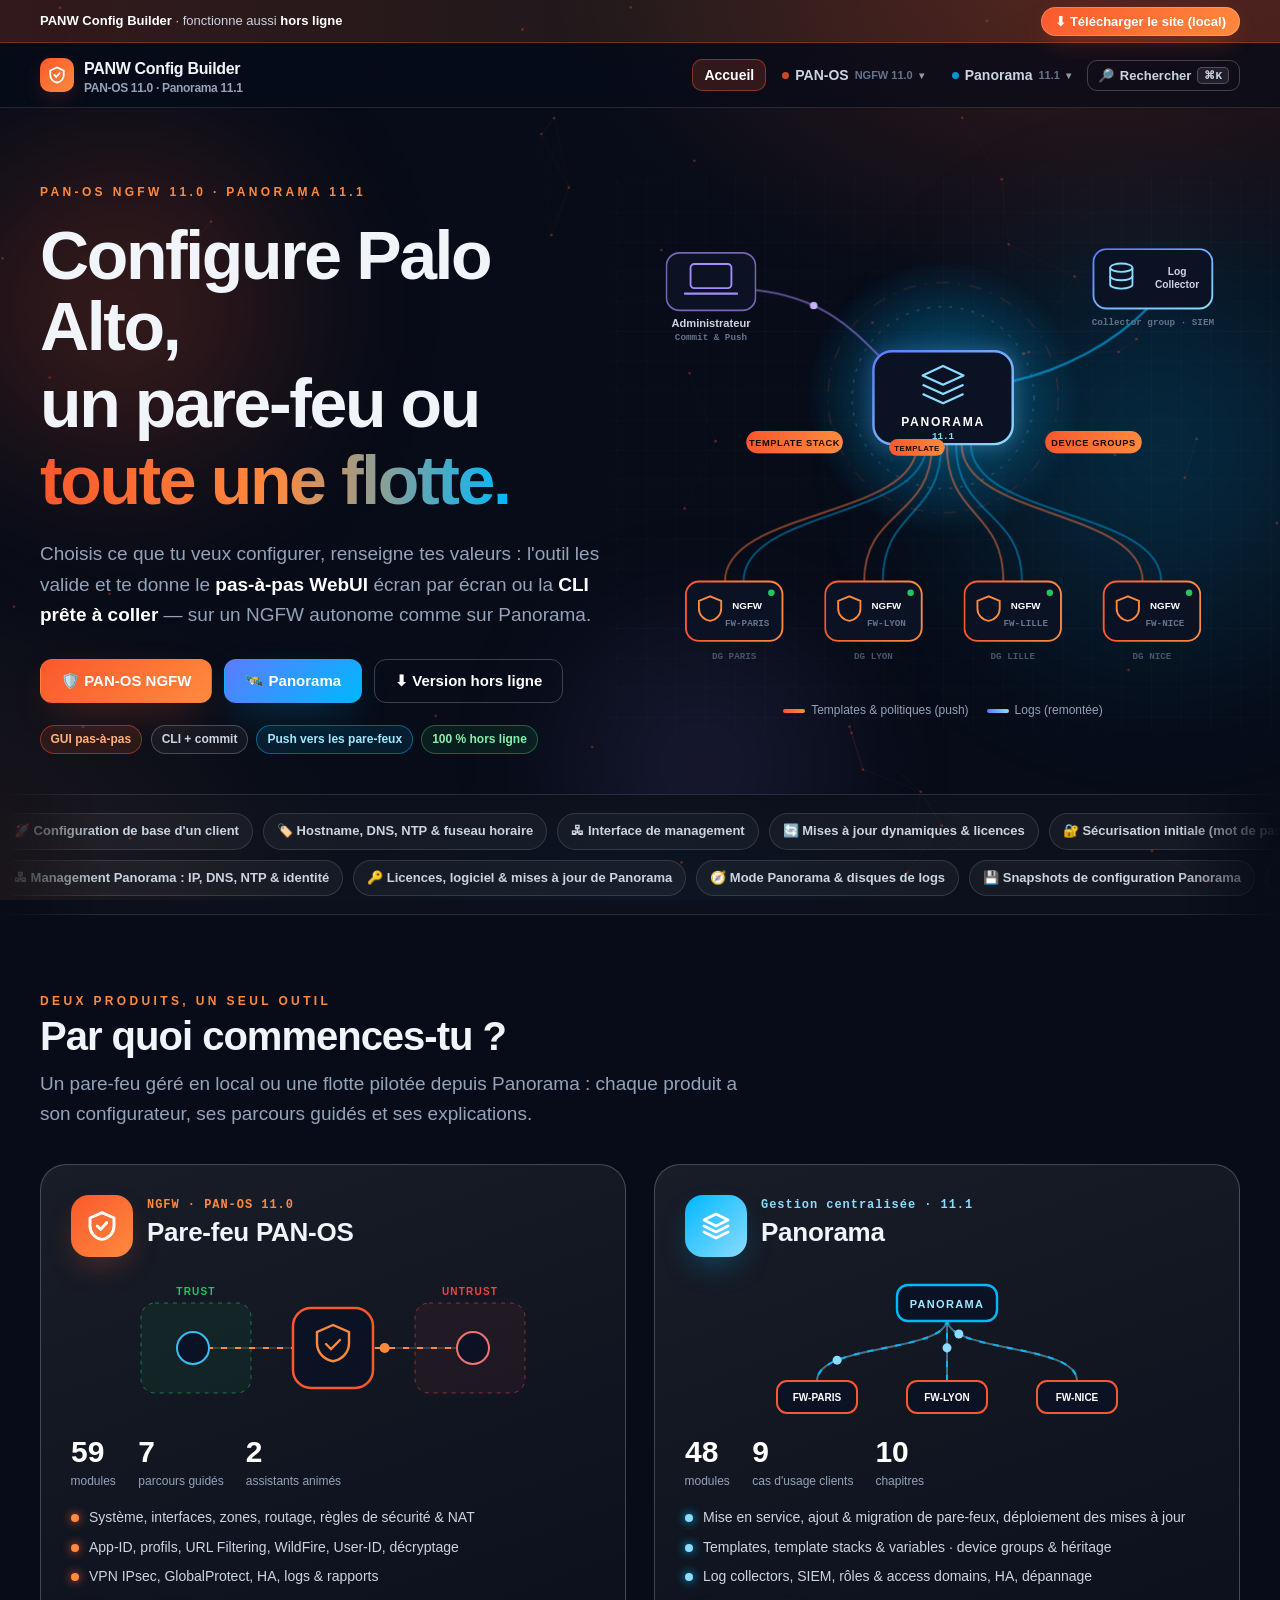
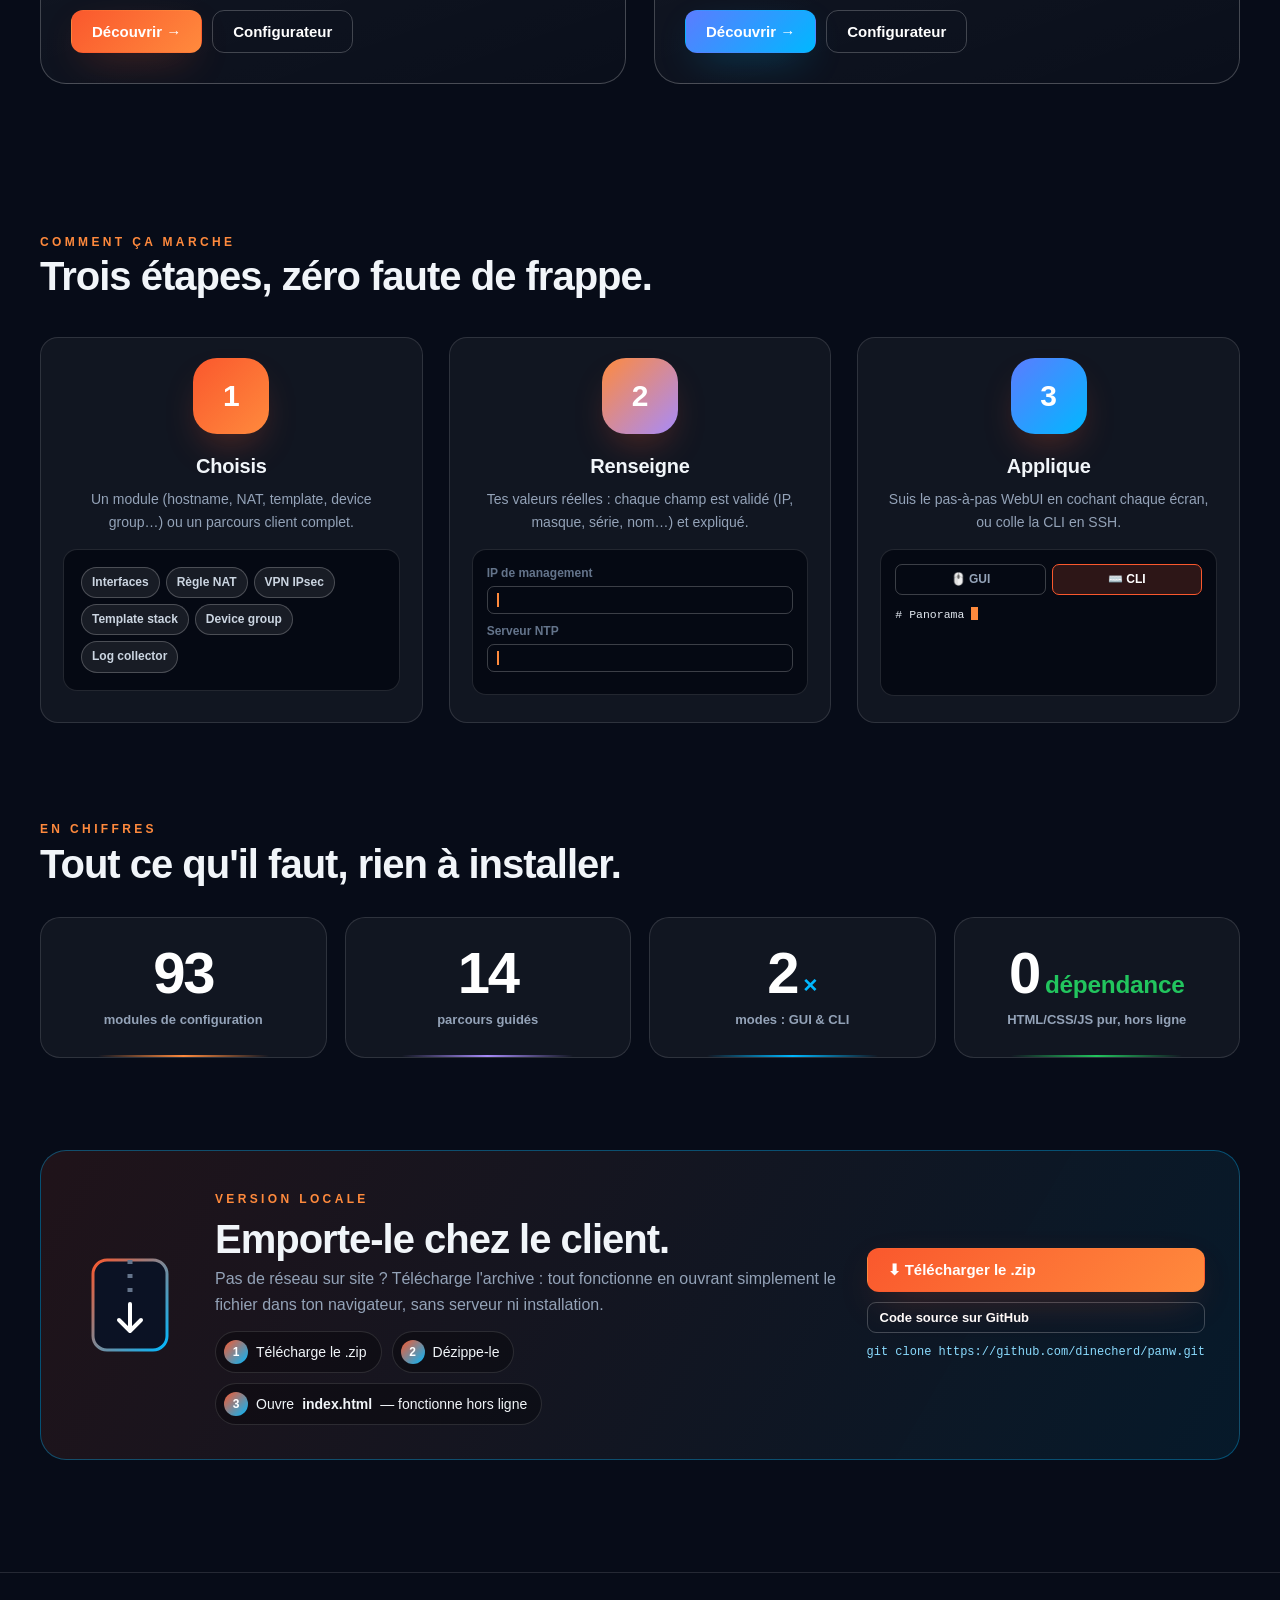
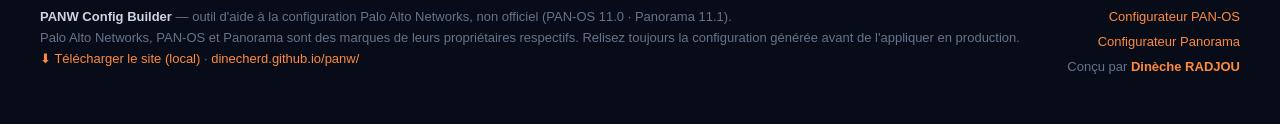
<file: index.html>
<!doctype html>
<html lang="fr">
<head>
<meta charset="utf-8">
<meta name="viewport" content="width=device-width,initial-scale=1">
<title>PANW Config Builder</title>
<meta name="description" content="PANW Config Builder : configurateur PAN-OS NGFW 11.0 et Panorama 11.1. Renseigne tes informations, obtiens le pas-à-pas WebUI avec validation ou la CLI prête à coller. Fonctionne hors ligne.">
<link rel="stylesheet" href="assets/css/style.css">
<link rel="stylesheet" href="assets/css/hub.css">
</head>
<body data-root="" data-page="home">
<div id="site-nav"></div>

<!-- ================= HERO ================= -->
<header class="hub-hero" id="hero">
  <div class="hub-aurora" id="aurora" aria-hidden="true"><i></i><i></i><i></i></div>
  <div class="wrap">
    <div>
      <span class="kicker fade-up">PAN-OS NGFW 11.0 · Panorama 11.1</span>
      <h1 aria-label="Configure Palo Alto Networks, un pare-feu ou toute une flotte.">
        <span class="l"><span>Configure Palo Alto,</span></span>
        <span class="l"><span>un pare-feu ou</span></span>
        <span class="l"><span class="grad-duo grad-anim">toute une flotte.</span></span>
      </h1>
      <p class="lead fade-up" style="animation-delay:.35s">Choisis ce que tu veux configurer, renseigne tes valeurs : l'outil les valide et te donne le <b style="color:#fff">pas-à-pas WebUI</b> écran par écran ou la <b style="color:#fff">CLI prête à coller</b> — sur un NGFW autonome comme sur Panorama.</p>
      <div class="hub-cta fade-up" style="animation-delay:.45s">
        <a class="btn primary" href="pages/pan-os.html">🛡️ PAN-OS NGFW</a>
        <a class="btn cy" href="pages/panorama.html">🛰️ Panorama</a>
        <a class="btn ghost" href="#dl">⬇ Version hors ligne</a>
      </div>
      <div class="hub-chips fade-up" style="animation-delay:.55s">
        <span class="badge or">GUI pas-à-pas</span><span class="badge">CLI + commit</span><span class="badge cy">Push vers les pare-feux</span><span class="badge ok">100 % hors ligne</span>
      </div>
    </div>
    <div class="fade-up" style="animation-delay:.2s">
      <div class="hub-scene" id="scene-wrap">
        <svg id="scene" viewBox="0 0 640 520" role="img" aria-label="Schéma animé : Panorama, au centre, pousse templates et politiques vers quatre pare-feux ; les logs remontent vers Panorama et le log collector."></svg>
      </div>
      <div class="hub-legend" aria-hidden="true">
        <span><i style="background:linear-gradient(90deg,#FA582D,#FF8A3D)"></i>Templates & politiques (push)</span>
        <span><i style="background:linear-gradient(90deg,#5B7CFF,#8BDCFF)"></i>Logs (remontée)</span>
      </div>
    </div>
  </div>
</header>

<div class="hub-marquee" id="marquee" hidden aria-label="Aperçu des modules disponibles">
  <div class="trk o" id="mq1"></div>
  <div class="trk rev c" id="mq2"></div>
</div>

<!-- ================= PRODUITS ================= -->
<section id="produits">
  <div class="wrap">
    <span class="kicker" data-reveal>Deux produits, un seul outil</span>
    <h2 data-reveal>Par quoi commences-tu ?</h2>
    <p class="lead" data-reveal>Un pare-feu géré en local ou une flotte pilotée depuis Panorama : chaque produit a son configurateur, ses parcours guidés et ses explications.</p>
    <div class="prod-grid">
      <div data-reveal="left"><article class="prod" data-ptilt>
        <div class="p-head">
          <div class="p-ico"><svg viewBox="0 0 24 24" fill="none" stroke="#fff" stroke-width="2.2" stroke-linecap="round" stroke-linejoin="round"><path d="M12 2 3 6v6c0 5 3.8 9.4 9 10 5.2-.6 9-5 9-10V6z"/><path d="m8.5 12 2.5 2.5 4.5-5"/></svg></div>
          <div><div class="p-sub">NGFW · PAN-OS 11.0</div><h3>Pare-feu PAN-OS</h3></div>
        </div>
        <div class="p-art" aria-hidden="true">
          <svg viewBox="0 0 400 150">
            <rect x="8" y="30" width="110" height="90" rx="14" fill="rgba(34,197,94,.07)" stroke="rgba(34,197,94,.55)" stroke-dasharray="4 5"/>
            <rect x="282" y="30" width="110" height="90" rx="14" fill="rgba(239,68,68,.07)" stroke="rgba(239,68,68,.55)" stroke-dasharray="4 5"/>
            <text x="63" y="22" text-anchor="middle" style="font:800 10px var(--font);fill:#22C55E;letter-spacing:.12em">TRUST</text>
            <text x="337" y="22" text-anchor="middle" style="font:800 10px var(--font);fill:#EF4444;letter-spacing:.12em">UNTRUST</text>
            <path d="M60 75 H340" stroke="rgba(255,255,255,.15)" stroke-width="2"/>
            <path d="M60 75 H340" stroke="#FF8A3D" stroke-width="2" class="flow-line"/>
            <circle cx="60" cy="75" r="16" fill="#0B1224" stroke="#38BDF8" stroke-width="2"/>
            <circle cx="340" cy="75" r="16" fill="#0B1224" stroke="#F87171" stroke-width="2"/>
            <rect x="160" y="35" width="80" height="80" rx="18" fill="#0B1224" stroke="#FA582D" stroke-width="2.5"/>
            <path d="M200 52 184 59v11c0 9.5 7 16.8 16 18.2 9-1.4 16-8.7 16-18.2V59z" fill="none" stroke="#FF8A3D" stroke-width="2.4"/>
            <path d="m193 71 5 5 9-9" fill="none" stroke="#FF8A3D" stroke-width="2.4" stroke-linecap="round"/>
            <circle r="5" fill="#FF8A3D"><animateMotion dur="2.8s" repeatCount="indefinite" path="M60 75 H340"/></circle>
          </svg>
        </div>
        <div class="p-num"><div><b data-n="pan">—</b><span>modules</span></div><div><b data-n="panSc">—</b><span>parcours guidés</span></div><div><b>2</b><span>assistants animés</span></div></div>
        <ul>
          <li>Système, interfaces, zones, routage, règles de sécurité & NAT</li>
          <li>App-ID, profils, URL Filtering, WildFire, User-ID, décryptage</li>
          <li>VPN IPsec, GlobalProtect, HA, logs & rapports</li>
        </ul>
        <div class="p-cta"><a class="btn primary" href="pages/pan-os.html">Découvrir →</a><a class="btn ghost" href="pages/configurateur.html">Configurateur</a></div>
      </article></div>

      <div data-reveal="right"><article class="prod cyan" data-ptilt>
        <div class="p-head">
          <div class="p-ico"><svg viewBox="0 0 24 24" fill="none" stroke="#fff" stroke-width="2.2" stroke-linecap="round" stroke-linejoin="round"><path d="m12 3 9 4.5-9 4.5-9-4.5z"/><path d="m3 12 9 4.5 9-4.5"/><path d="m3 16.5 9 4.5 9-4.5"/></svg></div>
          <div><div class="p-sub">Gestion centralisée · 11.1</div><h3>Panorama</h3></div>
        </div>
        <div class="p-art" aria-hidden="true">
          <svg viewBox="0 0 400 150">
            <g stroke="rgba(139,220,255,.45)" stroke-width="2" fill="none">
              <path d="M200 46 C200 80, 70 70, 70 108"/><path d="M200 46 V108"/><path d="M200 46 C200 80, 330 70, 330 108"/>
            </g>
            <g stroke="#00B8FF" stroke-width="2" fill="none" class="flow-line"><path d="M200 46 C200 80, 70 70, 70 108"/><path d="M200 46 V108"/><path d="M200 46 C200 80, 330 70, 330 108"/></g>
            <rect x="150" y="12" width="100" height="36" rx="11" fill="#0B1224" stroke="#00B8FF" stroke-width="2.4"/>
            <text x="200" y="35" text-anchor="middle" style="font:900 11px var(--font);fill:#9FE8FF;letter-spacing:.12em">PANORAMA</text>
            <g style="font:800 10px var(--font);fill:#fff">
              <rect x="30" y="108" width="80" height="32" rx="10" fill="#0B1224" stroke="#FA582D" stroke-width="2"/><text x="70" y="128" text-anchor="middle">FW-PARIS</text>
              <rect x="160" y="108" width="80" height="32" rx="10" fill="#0B1224" stroke="#FA582D" stroke-width="2"/><text x="200" y="128" text-anchor="middle">FW-LYON</text>
              <rect x="290" y="108" width="80" height="32" rx="10" fill="#0B1224" stroke="#FA582D" stroke-width="2"/><text x="330" y="128" text-anchor="middle">FW-NICE</text>
            </g>
            <circle r="4.5" fill="#8BDCFF"><animateMotion dur="2.4s" repeatCount="indefinite" path="M200 46 C200 80, 70 70, 70 108"/></circle>
            <circle r="4.5" fill="#8BDCFF" visibility="hidden"><set attributeName="visibility" to="visible" begin=".8s"/><animateMotion dur="2.4s" begin=".8s" repeatCount="indefinite" path="M200 46 V108"/></circle>
            <circle r="4.5" fill="#8BDCFF" visibility="hidden"><set attributeName="visibility" to="visible" begin="1.6s"/><animateMotion dur="2.4s" begin="1.6s" repeatCount="indefinite" path="M200 46 C200 80, 330 70, 330 108"/></circle>
          </svg>
        </div>
        <div class="p-num"><div><b data-n="pano">—</b><span>modules</span></div><div><b data-n="panoSc">—</b><span>cas d'usage clients</span></div><div><b>10</b><span>chapitres</span></div></div>
        <ul>
          <li>Mise en service, ajout & migration de pare-feux, déploiement des mises à jour</li>
          <li>Templates, template stacks & variables · device groups & héritage</li>
          <li>Log collectors, SIEM, rôles & access domains, HA, dépannage</li>
        </ul>
        <div class="p-cta"><a class="btn cy" href="pages/panorama.html">Découvrir →</a><a class="btn ghost" href="pages/panorama-configurateur.html">Configurateur</a></div>
      </article></div>
    </div>
  </div>
</section>

<!-- ================= COMMENT ÇA MARCHE ================= -->
<section id="how">
  <div class="wrap">
    <span class="kicker" data-reveal>Comment ça marche</span>
    <h2 data-reveal>Trois étapes, zéro faute de frappe.</h2>
    <div class="how">
      <div class="how-line" data-reveal aria-hidden="true"><svg viewBox="0 0 1000 12" preserveAspectRatio="none"><defs><linearGradient id="hw-g" x1="0" x2="1"><stop offset="0" stop-color="#FA582D"/><stop offset=".5" stop-color="#A78BFA"/><stop offset="1" stop-color="#00B8FF"/></linearGradient></defs><path d="M0 6 H1000" stroke="url(#hw-g)" stroke-width="3" stroke-linecap="round" fill="none"/></svg></div>
      <div class="card st3" data-reveal data-delay="0">
        <div class="num">1</div><h3>Choisis</h3>
        <p class="mut">Un module (hostname, NAT, template, device group…) ou un parcours client complet.</p>
        <div class="demo" aria-hidden="true">
          <span class="chip">Interfaces</span><span class="chip pick">Règle NAT</span><span class="chip">VPN IPsec</span><span class="chip">Template stack</span><span class="chip">Device group</span><span class="chip">Log collector</span>
        </div>
      </div>
      <div class="card st3" data-reveal data-delay="150">
        <div class="num">2</div><h3>Renseigne</h3>
        <p class="mut">Tes valeurs réelles : chaque champ est validé (IP, masque, série, nom…) et expliqué.</p>
        <div class="demo" aria-hidden="true">
          <div class="fld"><span>IP de management</span><div><em>10.1.1.10/24</em></div></div>
          <div class="fld"><span>Serveur NTP</span><div><em>pool.ntp.org</em></div></div>
        </div>
      </div>
      <div class="card st3" data-reveal data-delay="300">
        <div class="num">3</div><h3>Applique</h3>
        <p class="mut">Suis le pas-à-pas WebUI en cochant chaque écran, ou colle la CLI en SSH.</p>
        <div class="demo" aria-hidden="true">
          <div class="tabs"><b id="tb-gui">🖱️ GUI</b><b id="tb-cli" class="on">⌨️ CLI</b></div>
          <div class="term" id="term"></div>
        </div>
      </div>
    </div>
  </div>
</section>

<!-- ================= CHIFFRES ================= -->
<section id="stats" style="padding-top:20px">
  <div class="wrap">
    <span class="kicker" data-reveal>En chiffres</span>
    <h2 data-reveal>Tout ce qu'il faut, rien à installer.</h2>
    <div class="kpis">
      <div class="kpi" data-reveal data-delay="0"><b data-n="all" data-fallback="68">0</b><span>modules de configuration</span></div>
      <div class="kpi" data-reveal data-delay="100" style="--sc:#A78BFA"><b data-n="sc" data-fallback="9">0</b><span>parcours guidés</span></div>
      <div class="kpi" data-reveal data-delay="200" style="--sc:var(--cy)"><b><span data-n="2">0</span><small>×</small></b><span>modes : GUI & CLI</span></div>
      <div class="kpi" data-reveal data-delay="300" style="--sc:var(--ok)"><b><span data-n="0">0</span><small>dépendance</small></b><span>HTML/CSS/JS pur, hors ligne</span></div>
    </div>
  </div>
</section>

<!-- ================= TÉLÉCHARGEMENT ================= -->
<section id="dl" style="padding-top:20px">
  <div class="wrap">
    <div class="dl" data-reveal="zoom">
      <svg class="dl-ico" viewBox="0 0 110 110" aria-hidden="true">
        <defs><linearGradient id="dl-g" x1="0" y1="0" x2="1" y2="1"><stop offset="0" stop-color="#FA582D"/><stop offset="1" stop-color="#00B8FF"/></linearGradient></defs>
        <rect x="18" y="10" width="74" height="90" rx="14" fill="#0B1224" stroke="url(#dl-g)" stroke-width="3"/>
        <path d="M55 10v8m0 6v8m0 6v8" stroke="#64748B" stroke-width="5" stroke-dasharray="4 4"/>
        <g class="zip-arrow"><path d="M55 54v26" stroke="#fff" stroke-width="4" stroke-linecap="round"/><path d="m44 70 11 11 11-11" fill="none" stroke="#fff" stroke-width="4" stroke-linecap="round" stroke-linejoin="round"/></g>
      </svg>
      <div>
        <span class="kicker">Version locale</span>
        <h2 style="margin:6px 0 4px">Emporte-le chez le client.</h2>
        <p class="mut">Pas de réseau sur site ? Télécharge l'archive : tout fonctionne en ouvrant simplement le fichier dans ton navigateur, sans serveur ni installation.</p>
        <ol><li>Télécharge le .zip</li><li>Dézippe-le</li><li>Ouvre <b>index.html</b> — fonctionne hors ligne</li></ol>
      </div>
      <div class="dl-btns">
        <a class="btn primary" href="https://github.com/dinecherd/panw/archive/refs/heads/main.zip">⬇ Télécharger le .zip</a>
        <a class="btn ghost sm" href="https://github.com/dinecherd/panw" rel="noopener">Code source sur GitHub</a>
        <code>git clone https://github.com/dinecherd/panw.git</code>
      </div>
    </div>
  </div>
</section>

<div id="site-foot"></div>
<script src="assets/js/common.js"></script>
<script src="assets/js/engine.js"></script>
<script src="assets/js/modules/std.js"></script>
<script src="assets/js/modules/m02-m04.js"></script>
<script src="assets/js/modules/m05.js"></script>
<script src="assets/js/modules/m06-m07.js"></script>
<script src="assets/js/modules/m08-m10.js"></script>
<script src="assets/js/modules/m11-m14.js"></script>
<script src="assets/js/modules/sup.js"></script>
<script src="assets/js/modules/scenarios.js"></script>
<script src="assets/js/panorama/p01-p03.js"></script>
<script src="assets/js/panorama/p04-p06.js"></script>
<script src="assets/js/panorama/p07-p10.js"></script>
<script src="assets/js/panorama/p11-ztp.js"></script>
<script src="assets/js/panorama/scenarios.js"></script>
<script>
(function () {
  const reduce = matchMedia("(prefers-reduced-motion: reduce)").matches;
  const fine = matchMedia("(pointer: fine)").matches;
  const esc = s => (window.PAN && PAN.esc ? PAN.esc(s) : String(s));

  /* ---------- scène d'architecture (SVG généré) ---------- */
  const svg = document.getElementById("scene");
  const FW = [{ x: 95, n: "FW-PARIS" }, { x: 245, n: "FW-LYON" }, { x: 395, n: "FW-LILLE" }, { x: 545, n: "FW-NICE" }];
  const push = (f, i) => { const dx = (i - 1.5) * 16; return `M${316 + dx} 250 C${316 + dx} 330, ${f.x - 10} 320, ${f.x - 10} 398`; };
  const logp = (f, i) => { const dx = (i - 1.5) * 16; return `M${f.x + 10} 398 C${f.x + 10} 320, ${326 + dx} 330, ${326 + dx} 250`; };
  const toColl = "M395 182 C450 170, 505 140, 540 104";
  const fromAdm = "M118 84 C190 92, 222 126, 252 156";
  let h = `<defs>
    <linearGradient id="hs-or" x1="0" x2="1"><stop offset="0" stop-color="#FA582D"/><stop offset="1" stop-color="#FF8A3D"/></linearGradient>
    <linearGradient id="hs-cy" x1="0" y1="0" x2="1" y2="1"><stop offset="0" stop-color="#5B7CFF"/><stop offset="1" stop-color="#8BDCFF"/></linearGradient>
    <radialGradient id="hs-halo"><stop offset="0" stop-color="rgba(0,184,255,.45)"/><stop offset="1" stop-color="rgba(0,184,255,0)"/></radialGradient>
    <pattern id="hs-grid" width="32" height="32" patternUnits="userSpaceOnUse"><path d="M32 0H0V32" fill="none" stroke="rgba(255,255,255,.05)"/></pattern>
  </defs>
  <g class="ly" data-d="4"><rect x="-40" y="-40" width="720" height="600" fill="url(#hs-grid)"/></g>
  <g class="ly" data-d="9">
    <circle cx="320" cy="200" r="150" fill="url(#hs-halo)"/>
    <circle class="ring" cx="320" cy="200" r="98" fill="none" stroke="rgba(139,220,255,.35)" stroke-dasharray="3 9"/>
    <circle class="ring r2" cx="320" cy="200" r="124" fill="none" stroke="rgba(250,88,45,.25)" stroke-dasharray="14 10 2 10"/>
    ${FW.map((f, i) => `<path class="draw" style="animation-delay:${.4 + i * .12}s" d="${push(f, i)}" fill="none" stroke="rgba(250,120,70,.55)" stroke-width="2"/>
      <path class="draw" style="animation-delay:${.6 + i * .12}s" d="${logp(f, i)}" fill="none" stroke="rgba(0,184,255,.45)" stroke-width="2" stroke-dasharray="3 6"/>`).join("")}
    <path class="draw" style="animation-delay:.9s" d="${toColl}" fill="none" stroke="rgba(0,184,255,.6)" stroke-width="2.5"/>
    <path class="draw" style="animation-delay:.3s" d="${fromAdm}" fill="none" stroke="rgba(167,139,250,.6)" stroke-width="2" stroke-dasharray="5 6"/>
  </g>
  <g class="ly" data-d="16">
    <!-- admin -->
    <g class="pop" style="animation-delay:.2s"><rect x="22" y="44" width="96" height="62" rx="14" fill="#0B1224" stroke="rgba(167,139,250,.7)" stroke-width="1.8"/>
      <rect x="48" y="56" width="44" height="26" rx="4" fill="none" stroke="#A78BFA" stroke-width="2"/><path d="M42 88h56" stroke="#A78BFA" stroke-width="2.4" stroke-linecap="round"/>
      <text x="70" y="124" text-anchor="middle">Administrateur</text><text class="t-s" x="70" y="138" text-anchor="middle">Commit & Push</text></g>
    <!-- log collector -->
    <g class="pop" style="animation-delay:.5s"><rect x="482" y="40" width="128" height="64" rx="14" fill="#0B1224" stroke="url(#hs-cy)" stroke-width="2"/>
      <g fill="none" stroke="#8BDCFF" stroke-width="2"><ellipse cx="512" cy="60" rx="12" ry="4.5"/><path d="M500 60v18c0 2.5 5.4 4.5 12 4.5s12-2 12-4.5V60"/><path d="M500 69c0 2.5 5.4 4.5 12 4.5s12-2 12-4.5"/></g>
      <text x="572" y="68" text-anchor="middle" style="font-size:11px">Log</text><text x="572" y="82" text-anchor="middle" style="font-size:11px">Collector</text>
      <text class="t-s" x="546" y="122" text-anchor="middle">Collector group · SIEM</text></g>
    <!-- pare-feux -->
    ${FW.map((f, i) => `<g class="pop" style="animation-delay:${.6 + i * .1}s">
      <rect x="${f.x - 52}" y="398" width="104" height="64" rx="14" fill="#0B1224" stroke="url(#hs-or)" stroke-width="2"/>
      <path d="M${f.x - 26} 414 l-12 5v8c0 7 5 12.4 12 13.4 7-1 12-6.4 12-13.4v-8z" fill="none" stroke="#FF8A3D" stroke-width="2"/>
      <text x="${f.x + 14}" y="428" text-anchor="middle" style="font-size:10.5px;font-weight:800;fill:#fff">NGFW</text>
      <circle class="led" style="animation-delay:${i * .4}s" cx="${f.x + 40}" cy="410" r="3.5" fill="#22C55E"/>
      <text class="t-s" x="${f.x + 14}" y="446" text-anchor="middle">${f.n}</text>
      <text class="t-s" x="${f.x}" y="482" text-anchor="middle" style="fill:#475569">DG ${f.n.slice(3)}</text></g>`).join("")}
    <!-- panorama -->
    <g class="pop" style="animation-delay:.1s">
      <rect x="240" y="146" width="160" height="108" rx="22" fill="url(#hs-cy)" opacity=".25" style="filter:blur(10px)"/>
      <rect x="245" y="150" width="150" height="100" rx="20" fill="#0B1224" stroke="url(#hs-cy)" stroke-width="2.6"/>
      <g fill="none" stroke="#8BDCFF" stroke-width="2.4" stroke-linejoin="round"><path d="m320 166 22 10-22 10-22-10z"/><path d="m298 186 22 10 22-10"/><path d="m298 196 22 10 22-10"/></g>
      <text class="t-h" x="320" y="230" text-anchor="middle">PANORAMA</text>
      <text class="t-s" x="320" y="244" text-anchor="middle" style="fill:#8BDCFF">11.1</text>
    </g>
  </g>
  <g class="ly" data-d="28">
    <g class="bob"><g class="pill"><rect x="108" y="236" width="104" height="24" rx="12" fill="url(#hs-or)"/><text x="160" y="252" text-anchor="middle">TEMPLATE STACK</text></g></g>
    <g class="bob b2"><g class="pill"><rect x="430" y="236" width="104" height="24" rx="12" fill="url(#hs-or)"/><text x="482" y="252" text-anchor="middle">DEVICE GROUPS</text></g></g>
  </g>`;
  if (!reduce) {
    h += `<g>` + FW.map((f, i) => `
      <g class="pill" visibility="hidden"><set attributeName="visibility" to="visible" begin="${1.6 + i * .85}s"/><rect x="-30" y="-9" width="60" height="18" rx="9" fill="url(#hs-or)"/><text y="3.5" text-anchor="middle" style="font-size:8.5px">${i % 2 ? "POLICY" : "TEMPLATE"}</text>
        <animateMotion dur="3.4s" begin="${1.6 + i * .85}s" repeatCount="indefinite" path="${push(f, i)}" keyTimes="0;1" calcMode="spline" keySplines=".5 0 .5 1"/></g>
      <circle r="4" fill="#8BDCFF" visibility="hidden" style="filter:drop-shadow(0 0 5px #00B8FF)"><set attributeName="visibility" to="visible" begin="${2 + i * .55}s"/><animateMotion dur="2.6s" begin="${2 + i * .55}s" repeatCount="indefinite" path="${logp(f, i)}"/></circle>
      <circle r="3" fill="#9FE8FF" visibility="hidden"><set attributeName="visibility" to="visible" begin="${3.3 + i * .55}s"/><animateMotion dur="2.6s" begin="${3.3 + i * .55}s" repeatCount="indefinite" path="${logp(f, i)}"/></circle>`).join("") + `
      <circle r="4.5" fill="#8BDCFF" visibility="hidden" style="filter:drop-shadow(0 0 6px #00B8FF)"><set attributeName="visibility" to="visible" begin="2.4s"/><animateMotion dur="1.8s" begin="2.4s" repeatCount="indefinite" path="${toColl}"/></circle>
      <circle r="4" fill="#C4B5FD" visibility="hidden"><set attributeName="visibility" to="visible" begin="1s"/><animateMotion dur="2.2s" begin="1s" repeatCount="indefinite" path="${fromAdm}"/></circle></g>`;
  }
  svg.innerHTML = h;
  if (reduce) document.querySelectorAll("svg").forEach(x => { try { x.pauseAnimations(); } catch (e) { /* SMIL indisponible */ } });

  /* ---------- parallax (souris + scroll) ---------- */
  if (!reduce) {
    const hero = document.getElementById("hero"), layers = svg.querySelectorAll(".ly"), aur = document.getElementById("aurora");
    if (fine) hero.addEventListener("pointermove", e => {
      const r = hero.getBoundingClientRect(), x = (e.clientX - r.left) / r.width - .5, y = (e.clientY - r.top) / r.height - .5;
      layers.forEach(l => { const d = +l.dataset.d; l.style.transform = `translate(${-x * d}px,${-y * d}px)`; });
    });
    let tk = false;
    addEventListener("scroll", () => {
      if (tk) return; tk = true;
      requestAnimationFrame(() => { tk = false; const y = scrollY; if (y < innerHeight * 1.2) aur.style.transform = `translateY(${y * .35}px)`; });
    }, { passive: true });
  }

  /* ---------- tilt 3D des cartes produit ---------- */
  if (!reduce && fine) document.querySelectorAll("[data-ptilt]").forEach(c => {
    c.addEventListener("pointermove", e => {
      const r = c.getBoundingClientRect(), x = (e.clientX - r.left) / r.width, y = (e.clientY - r.top) / r.height;
      c.classList.add("tilting");
      c.style.setProperty("--ry", (x - .5) * 12 + "deg"); c.style.setProperty("--rx", (.5 - y) * 10 + "deg");
      c.style.setProperty("--gx", x * 100 + "%"); c.style.setProperty("--gy", y * 100 + "%");
    });
    c.addEventListener("pointerleave", () => { c.classList.remove("tilting"); c.style.setProperty("--rx", "0deg"); c.style.setProperty("--ry", "0deg"); });
  });

  /* ---------- démo terminal (étape 3) ---------- */
  const term = document.getElementById("term"), tg = document.getElementById("tb-gui"), tc = document.getElementById("tb-cli");
  const LINES = [
    ['<span class="c"># Panorama → template</span>', 0],
    ['<span class="k">set</span> template <span class="n">T-Paris</span> config devices …', 1],
    ['<span class="k">set</span> device-group <span class="n">DG-Paris</span> pre-rulebase …', 1],
    ['<span class="k">commit</span>', 1],
    ['<span class="k">commit-all</span> template-stack <span class="n">TS-Paris</span>', 1],
  ];
  const GUI = "☑ Panorama › Templates › Add\n☑ Network › Interfaces (Template T-Paris)\n☑ Policies › Security › Pre Rules\n☐ Commit › Commit and Push";
  if (reduce) term.innerHTML = LINES.map(l => l[0]).join("\n");
  else {
    let li = 0, ci = 0, cli = true;
    const strip = s => s.replace(/<[^>]+>/g, "");
    const tick = () => {
      if (!cli) { cli = true; tc.classList.add("on"); tg.classList.remove("on"); li = ci = 0; term.innerHTML = ""; return setTimeout(tick, 300); }
      if (li >= LINES.length) { setTimeout(() => { cli = false; tg.classList.add("on"); tc.classList.remove("on"); term.textContent = GUI; setTimeout(tick, 2600); }, 1600); return; }
      const full = LINES[li][0], plain = strip(full);
      ci++;
      const done = LINES.slice(0, li).map(l => l[0]).join("\n");
      term.innerHTML = (done ? done + "\n" : "") + (ci >= plain.length ? full : esc(plain.slice(0, ci))) + '<span class="cur"></span>';
      if (ci >= plain.length) { li++; ci = 0; setTimeout(tick, 380); } else setTimeout(tick, 28);
    };
    const io = "IntersectionObserver" in window ? new IntersectionObserver(es => { if (es[0].isIntersecting) { io.disconnect(); tick(); } }) : null;
    io ? io.observe(term) : tick();
  }

  /* ---------- données : modules & parcours ---------- */
  const C = window.PAN && PAN.cfg;
  const list = (C && C.list) || [];
  const isPano = d => /^P\d/.test(d.module || "") || /^p\d/.test(d.id || "");
  const panMods = list.filter(d => !isPano(d)), panoMods = list.filter(isPano);
  let sc = C ? (C.scenarios || C.scenarioList || []) : [];
  if (typeof sc === "function") { try { sc = sc(); } catch (e) { sc = []; } }
  if (sc && !Array.isArray(sc)) sc = Object.values(sc);
  sc = (sc || []).filter(s => s && s.id);
  if (!sc.some(s => /^pano-/.test(s.id)) && PAN.panoramaScenarios) sc = sc.concat(PAN.panoramaScenarios);
  const panoSc = sc.filter(s => /^pano-/.test(s.id) || (s.steps || []).some(id => /^p\d/.test(id)));
  const N = { pan: panMods.length, pano: panoMods.length, all: list.length, sc: sc.length, panSc: sc.length - panoSc.length, panoSc: panoSc.length };

  /* ---------- marquee ---------- */
  if (list.length) {
    const chip = (d, href, hid) => `<a href="${href}#${encodeURIComponent(d.id)}"${hid ? ' aria-hidden="true" tabindex="-1"' : ""}>${d.icon || "⚙️"} ${esc(d.title)}</a>`;
    const fill = (el, mods, href) => { if (!mods.length) { el.remove(); return; } const a = mods.slice(0, 30); el.innerHTML = a.map(d => chip(d, href)).join("") + a.map(d => chip(d, href, 1)).join(""); };
    fill(document.getElementById("mq1"), panMods, "pages/configurateur.html");
    fill(document.getElementById("mq2"), panoMods.length ? panoMods : panMods.slice().reverse(), panoMods.length ? "pages/panorama-configurateur.html" : "pages/configurateur.html");
    document.getElementById("marquee").hidden = false;
  }

  /* ---------- compteurs animés (PAN.countUp de common.js si dispo) ---------- */
  const counters = document.querySelectorAll("[data-n]");
  const target = el => { const k = el.dataset.n; const v = /^\d+$/.test(k) ? +k : N[k]; return v > 0 || /^\d+$/.test(k) ? v : (el.dataset.fallback ? +el.dataset.fallback : null); };
  const run = el => {
    const t = target(el); if (t == null) { el.textContent = "—"; return; }
    if (reduce || t === 0) { el.textContent = t; return; }
    const t0 = performance.now(), dur = 1600;
    const step = now => { const p = Math.min(1, (now - t0) / dur), e = 1 - Math.pow(2, -10 * p); el.textContent = Math.round(t * (p === 1 ? 1 : e)); if (p < 1) requestAnimationFrame(step); };
    requestAnimationFrame(step);
  };
  if (typeof PAN.countUp === "function" && PAN.reveal) {
    counters.forEach(el => { const t = target(el); el.removeAttribute("data-n"); if (t == null) el.textContent = "—"; else { el.dataset.count = t; el.dataset.duration = 1600; } });
    PAN.reveal();
  } else if ("IntersectionObserver" in window) {
    const io = new IntersectionObserver(es => es.forEach(e => { if (e.isIntersecting) { io.unobserve(e.target); run(e.target); } }), { threshold: .4 });
    counters.forEach(c => io.observe(c));
  } else counters.forEach(run);
})();
</script>
</body>
</html>
</file>
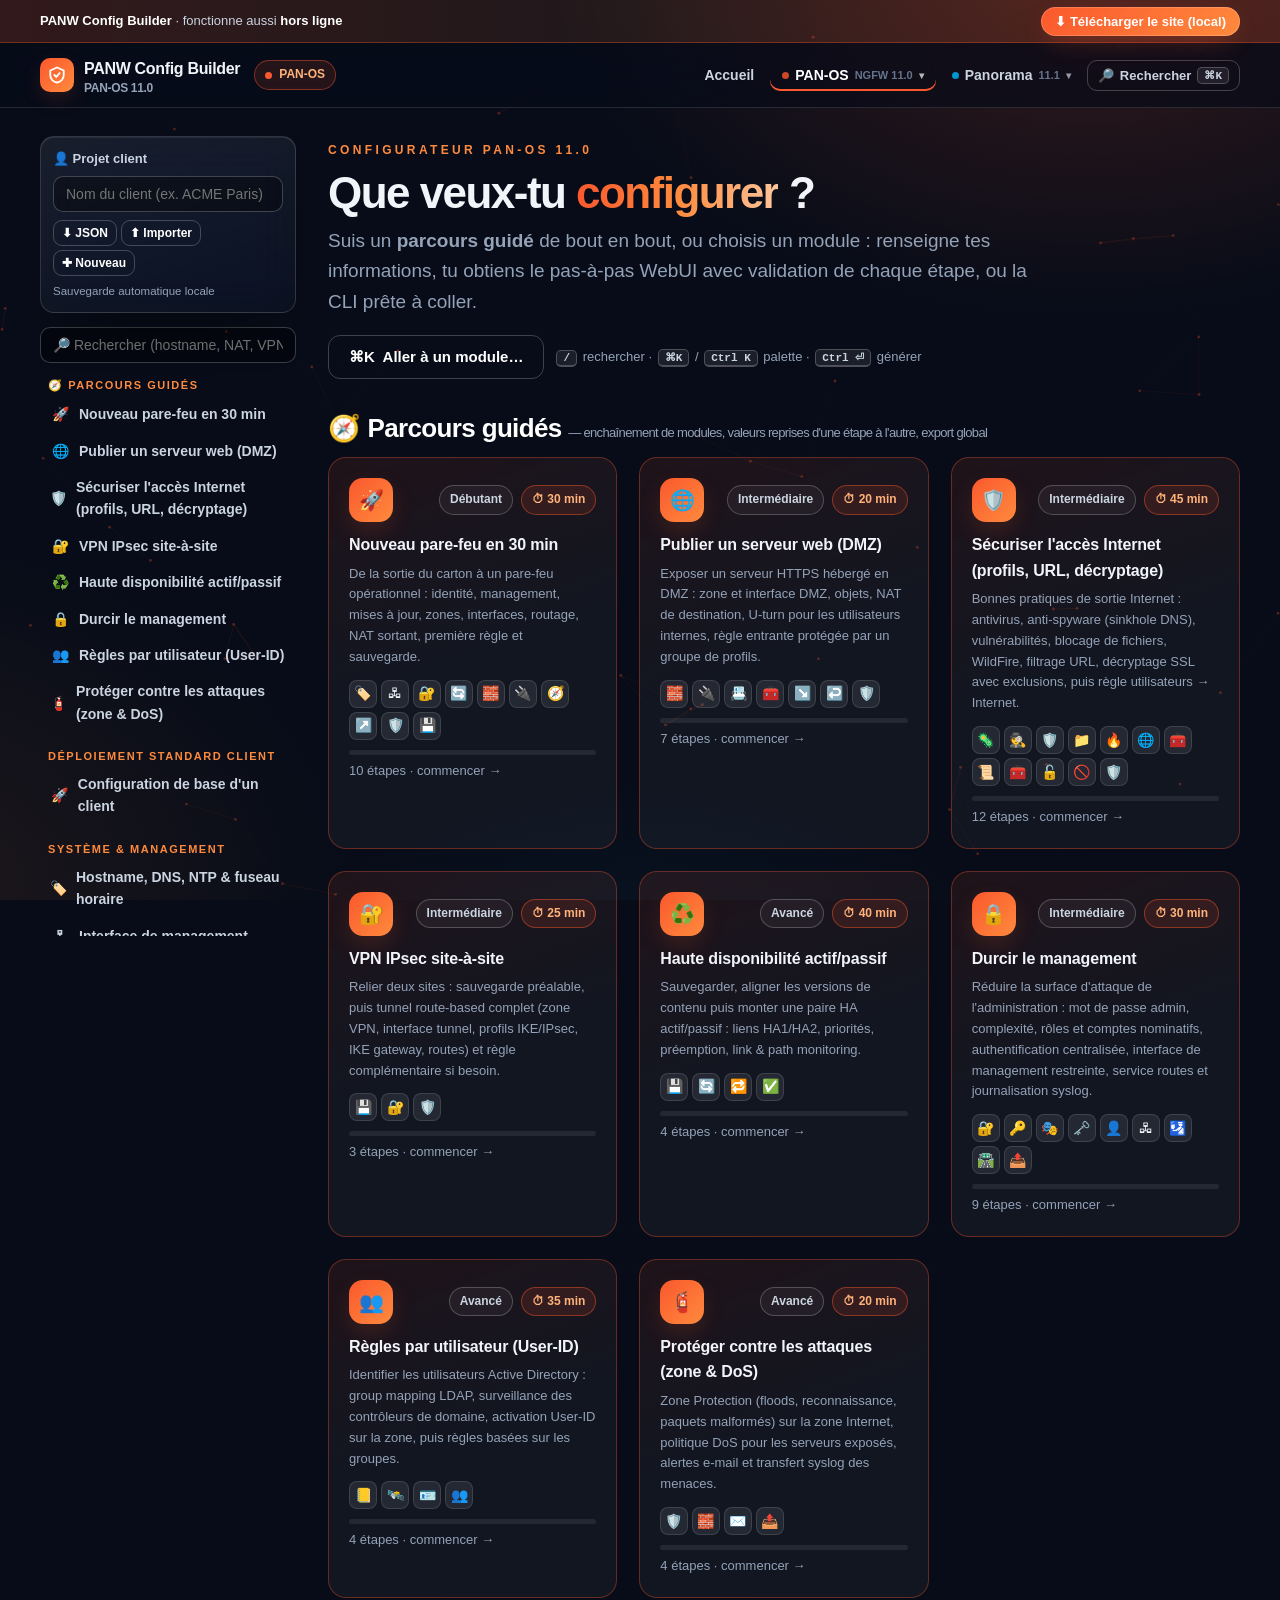
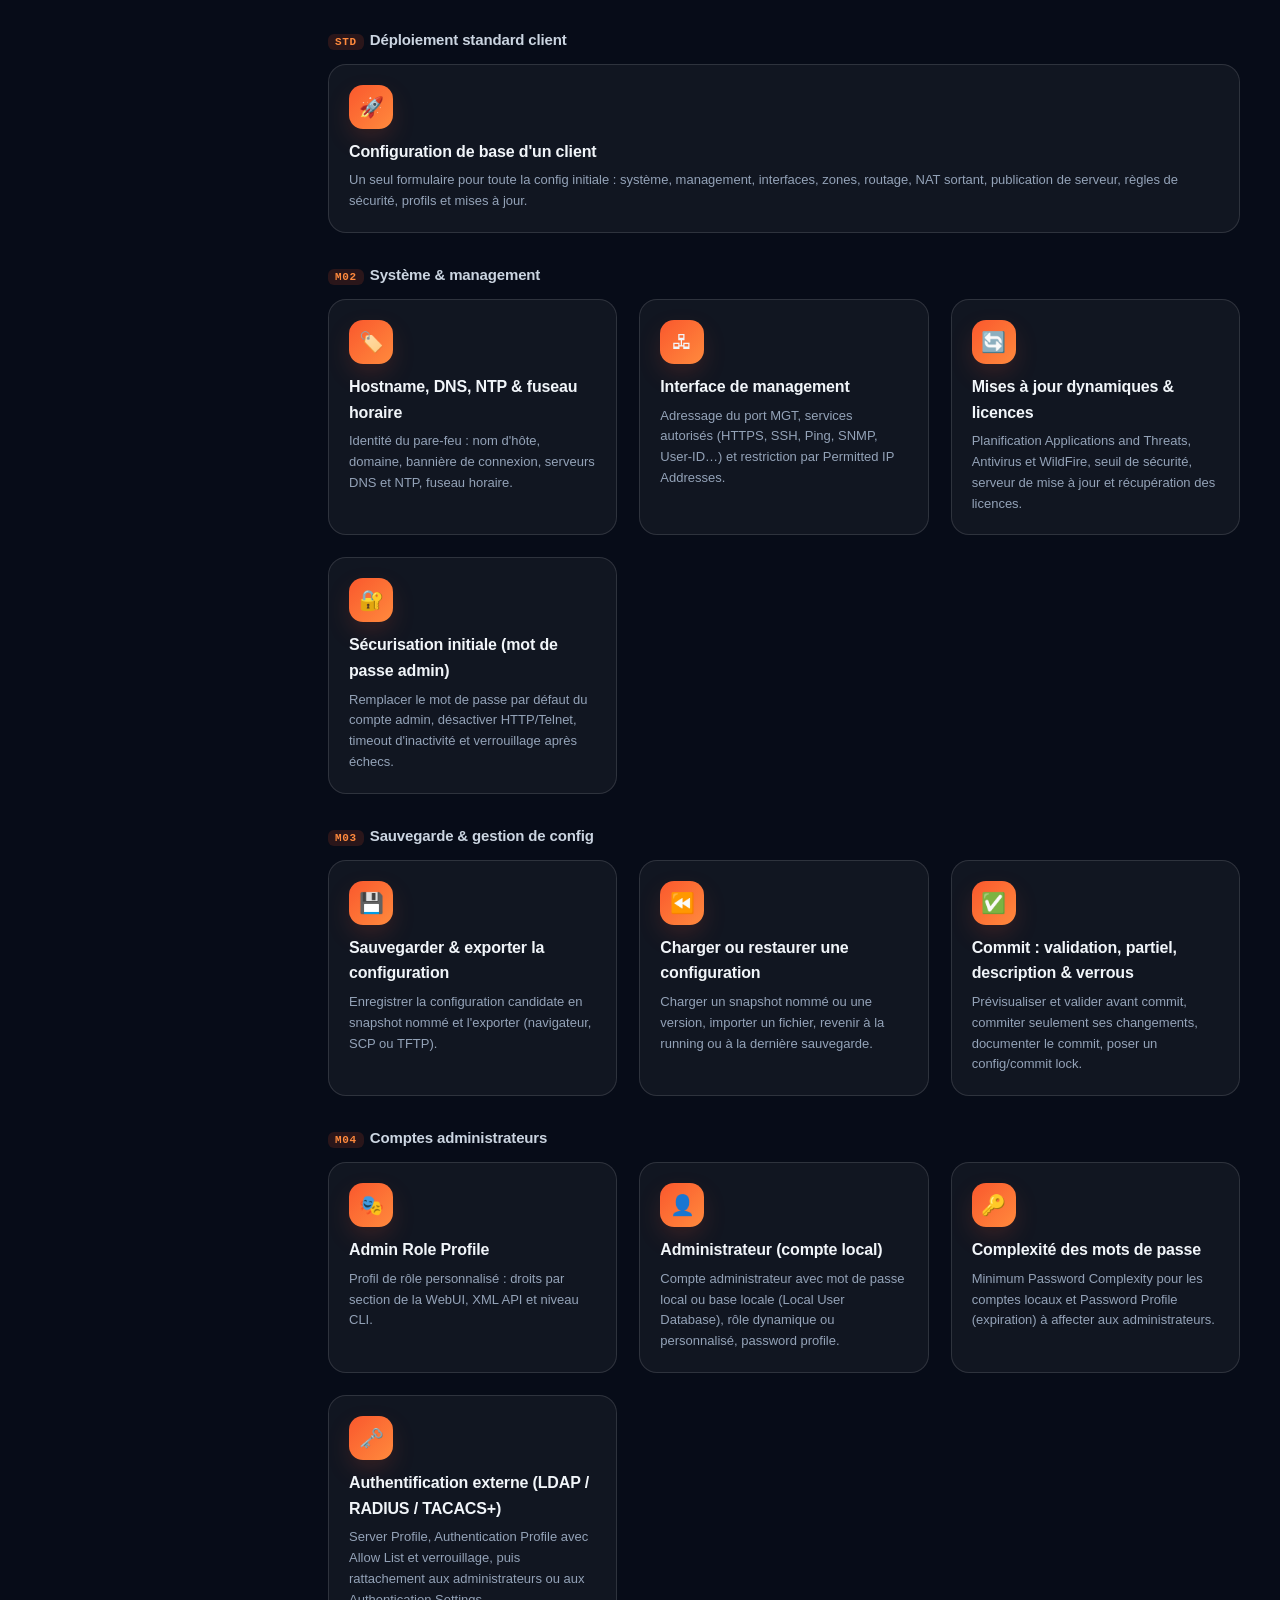
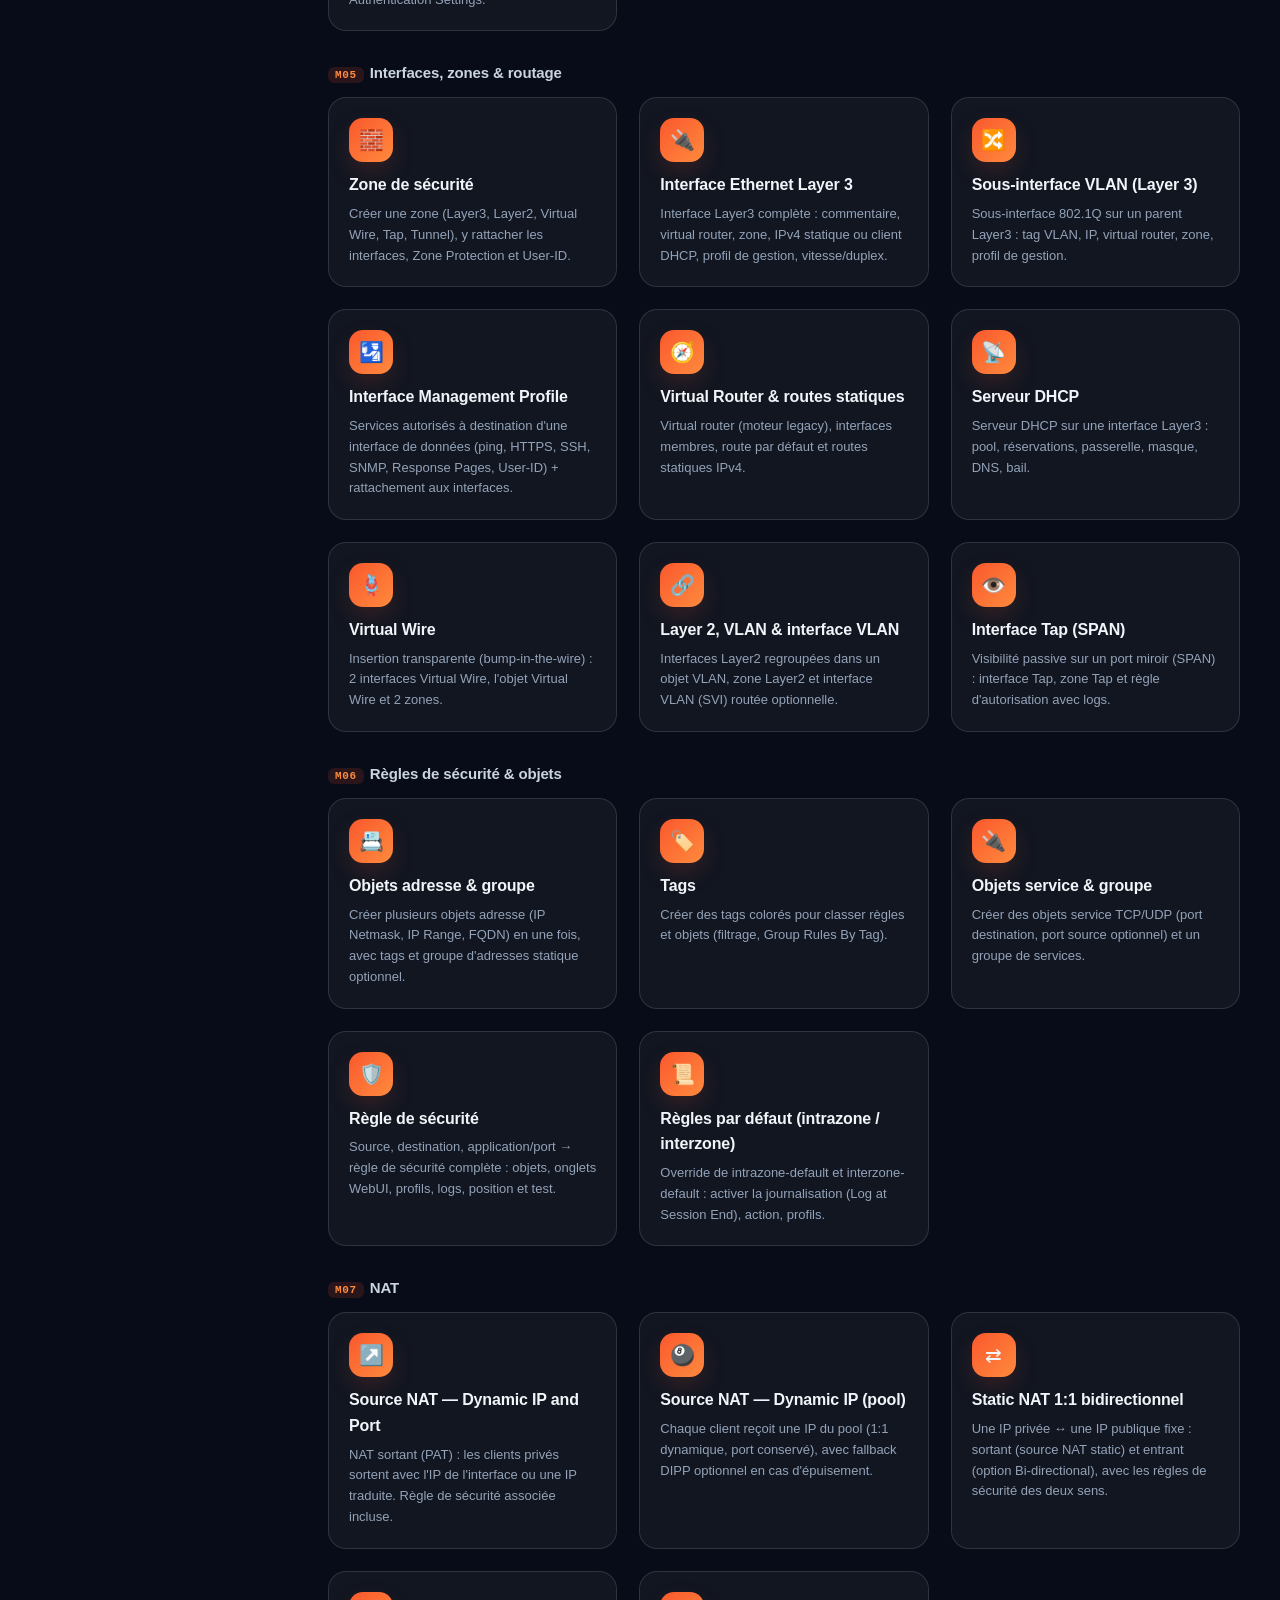
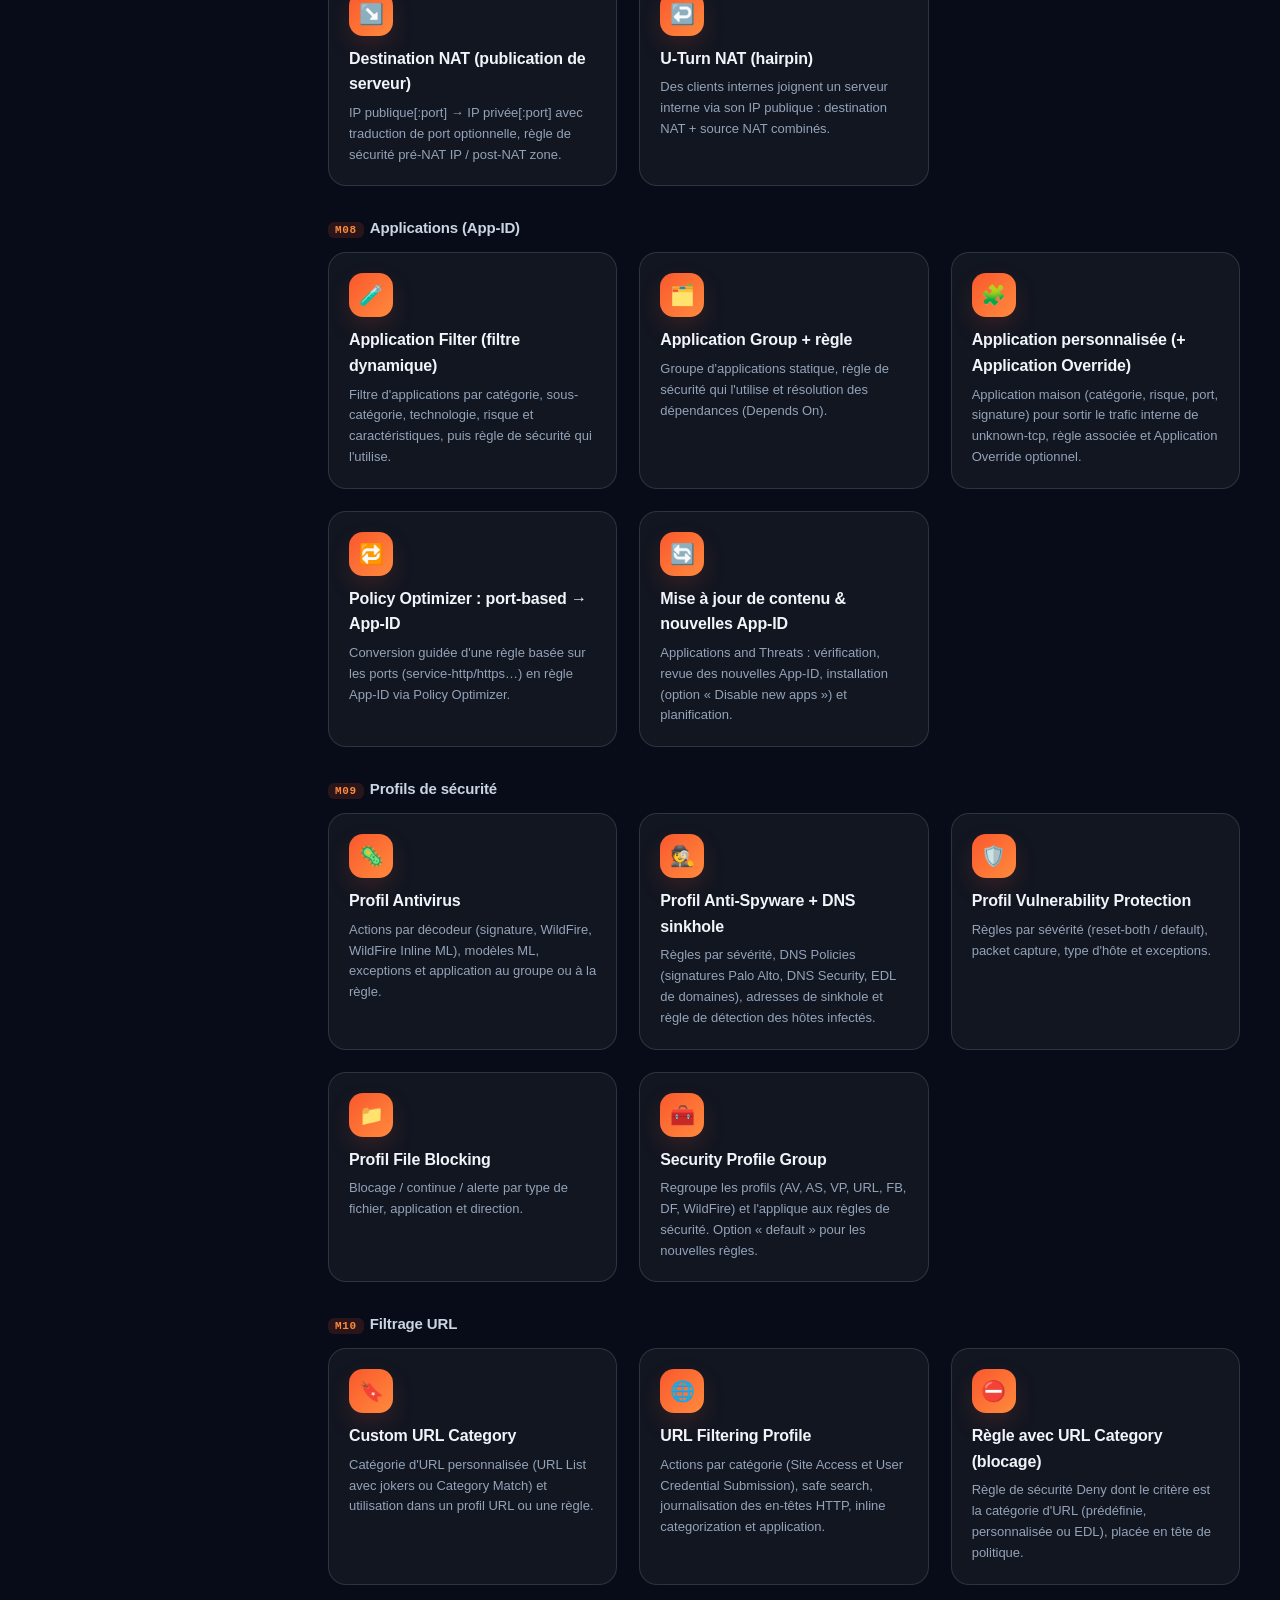
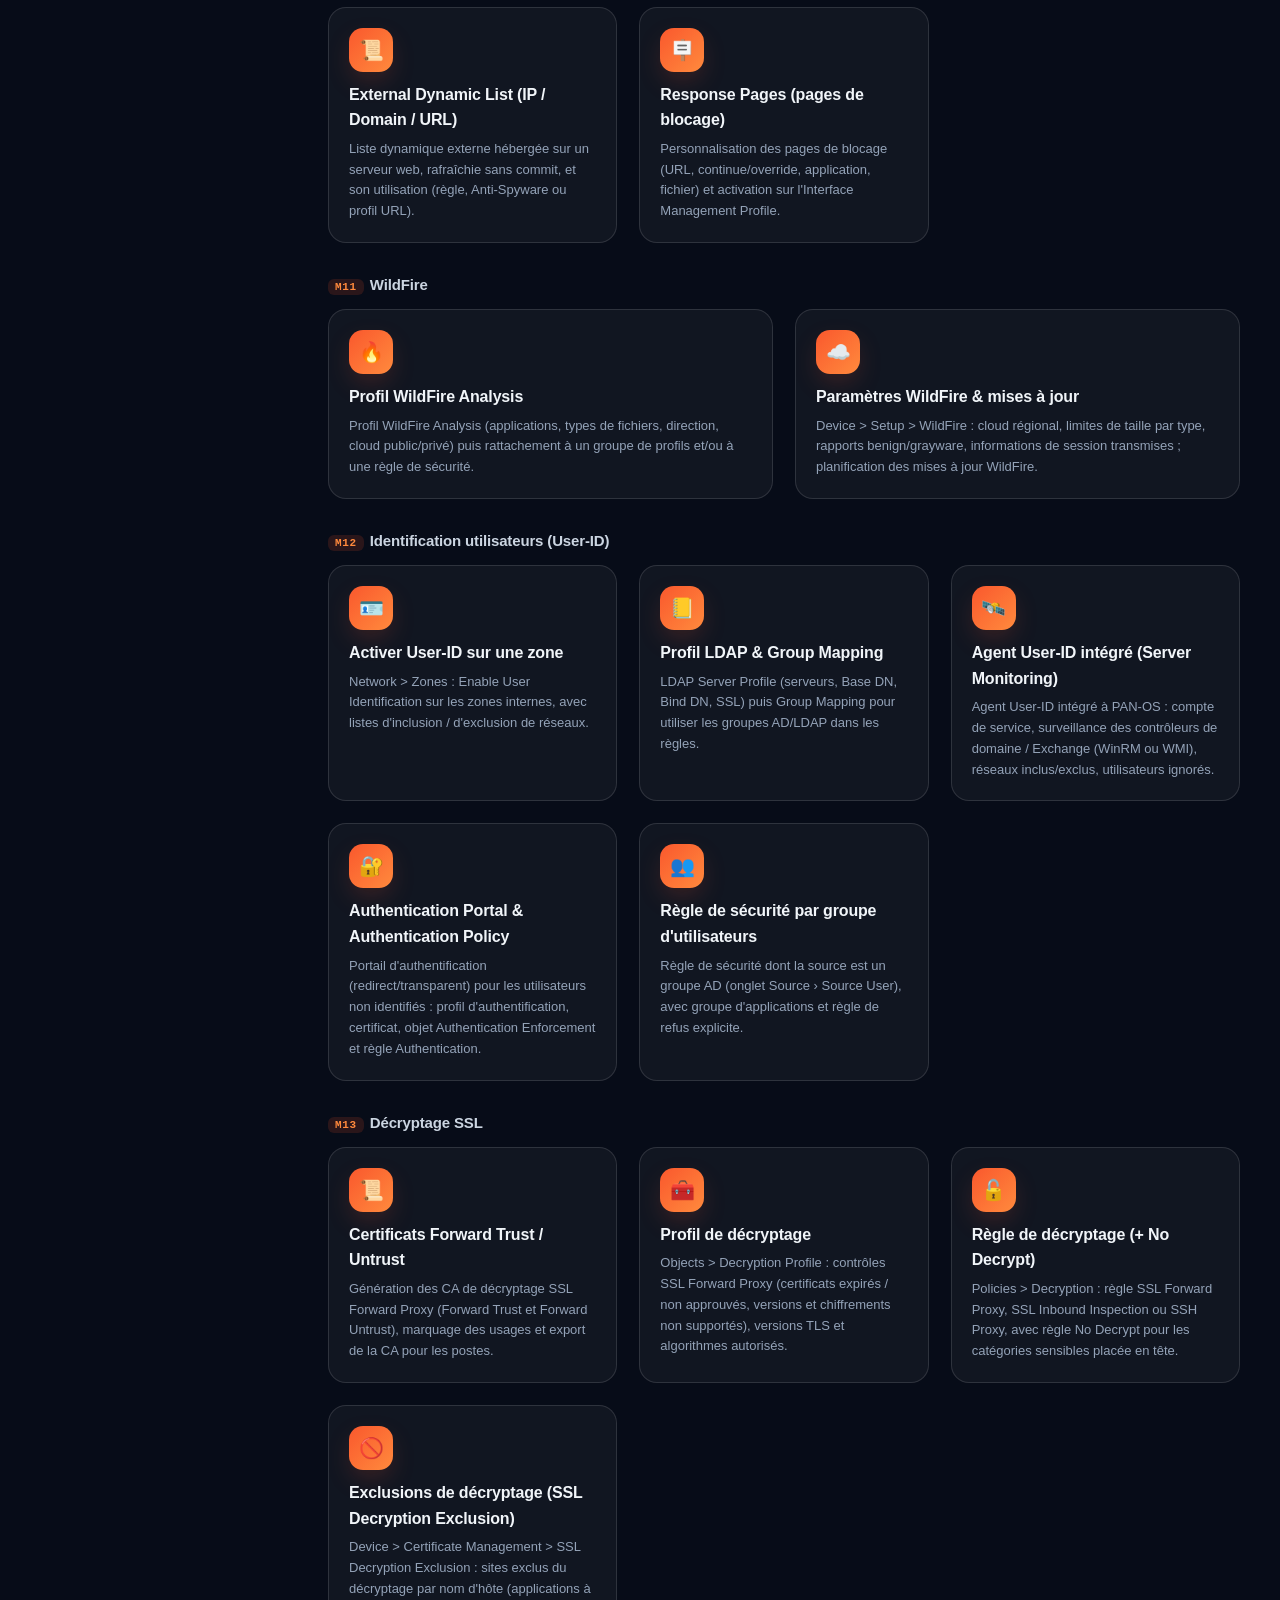
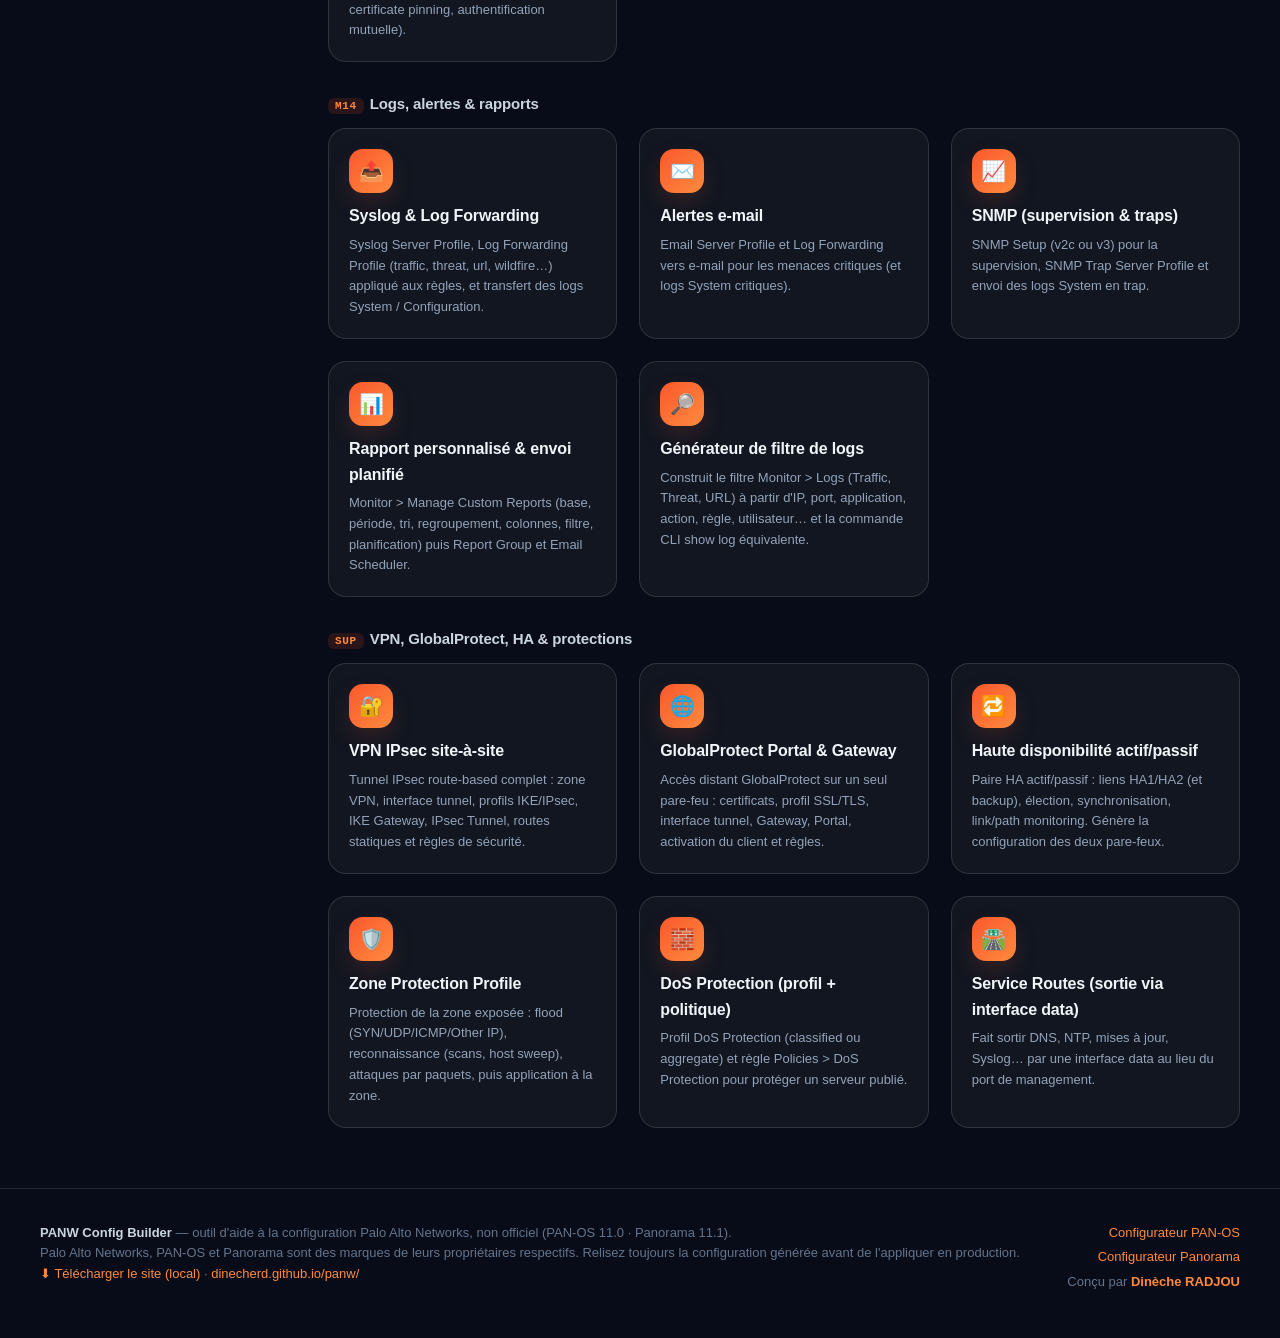
<file: pages/configurateur.html>
<!doctype html>
<html lang="fr">
<head>
<meta charset="utf-8">
<meta name="viewport" content="width=device-width,initial-scale=1">
<title>Configurateur PAN-OS · PANW Config Builder</title>
<meta name="description" content="Configurateur PAN-OS 11.0 : parcours guidés et 68 modules. Renseigne tes informations, obtiens le pas-à-pas WebUI avec validation ou la CLI prête à coller.">
<meta name="theme-color" content="#070C18">
<link rel="stylesheet" href="../assets/css/style.css">
<link rel="stylesheet" href="../assets/css/configurateur.css">
</head>
<body data-root="../" data-page="cfg" data-product="panos">
<div id="site-nav"></div>
<main class="wrap cfg-app" id="cfg-app">
  <aside class="cfg-sidebar">
    <input type="text" id="cfg-search" placeholder="🔎 Rechercher (hostname, NAT, VPN…)" aria-label="Rechercher un module">
    <nav id="cfg-side" aria-label="Modules"></nav>
  </aside>
  <div id="cfg-main" class="cfg-mainc"></div>
</main>
<div id="site-foot"></div>
<script src="../assets/js/common.js"></script>
<script src="../assets/js/engine.js"></script>
<script src="../assets/js/modules/std.js"></script>
<script src="../assets/js/modules/m02-m04.js"></script>
<script src="../assets/js/modules/m05.js"></script>
<script src="../assets/js/modules/m06-m07.js"></script>
<script src="../assets/js/modules/m08-m10.js"></script>
<script src="../assets/js/modules/m11-m14.js"></script>
<script src="../assets/js/modules/sup.js"></script>
<script src="../assets/js/modules/scenarios.js"></script>
</body>
</html>
</file>
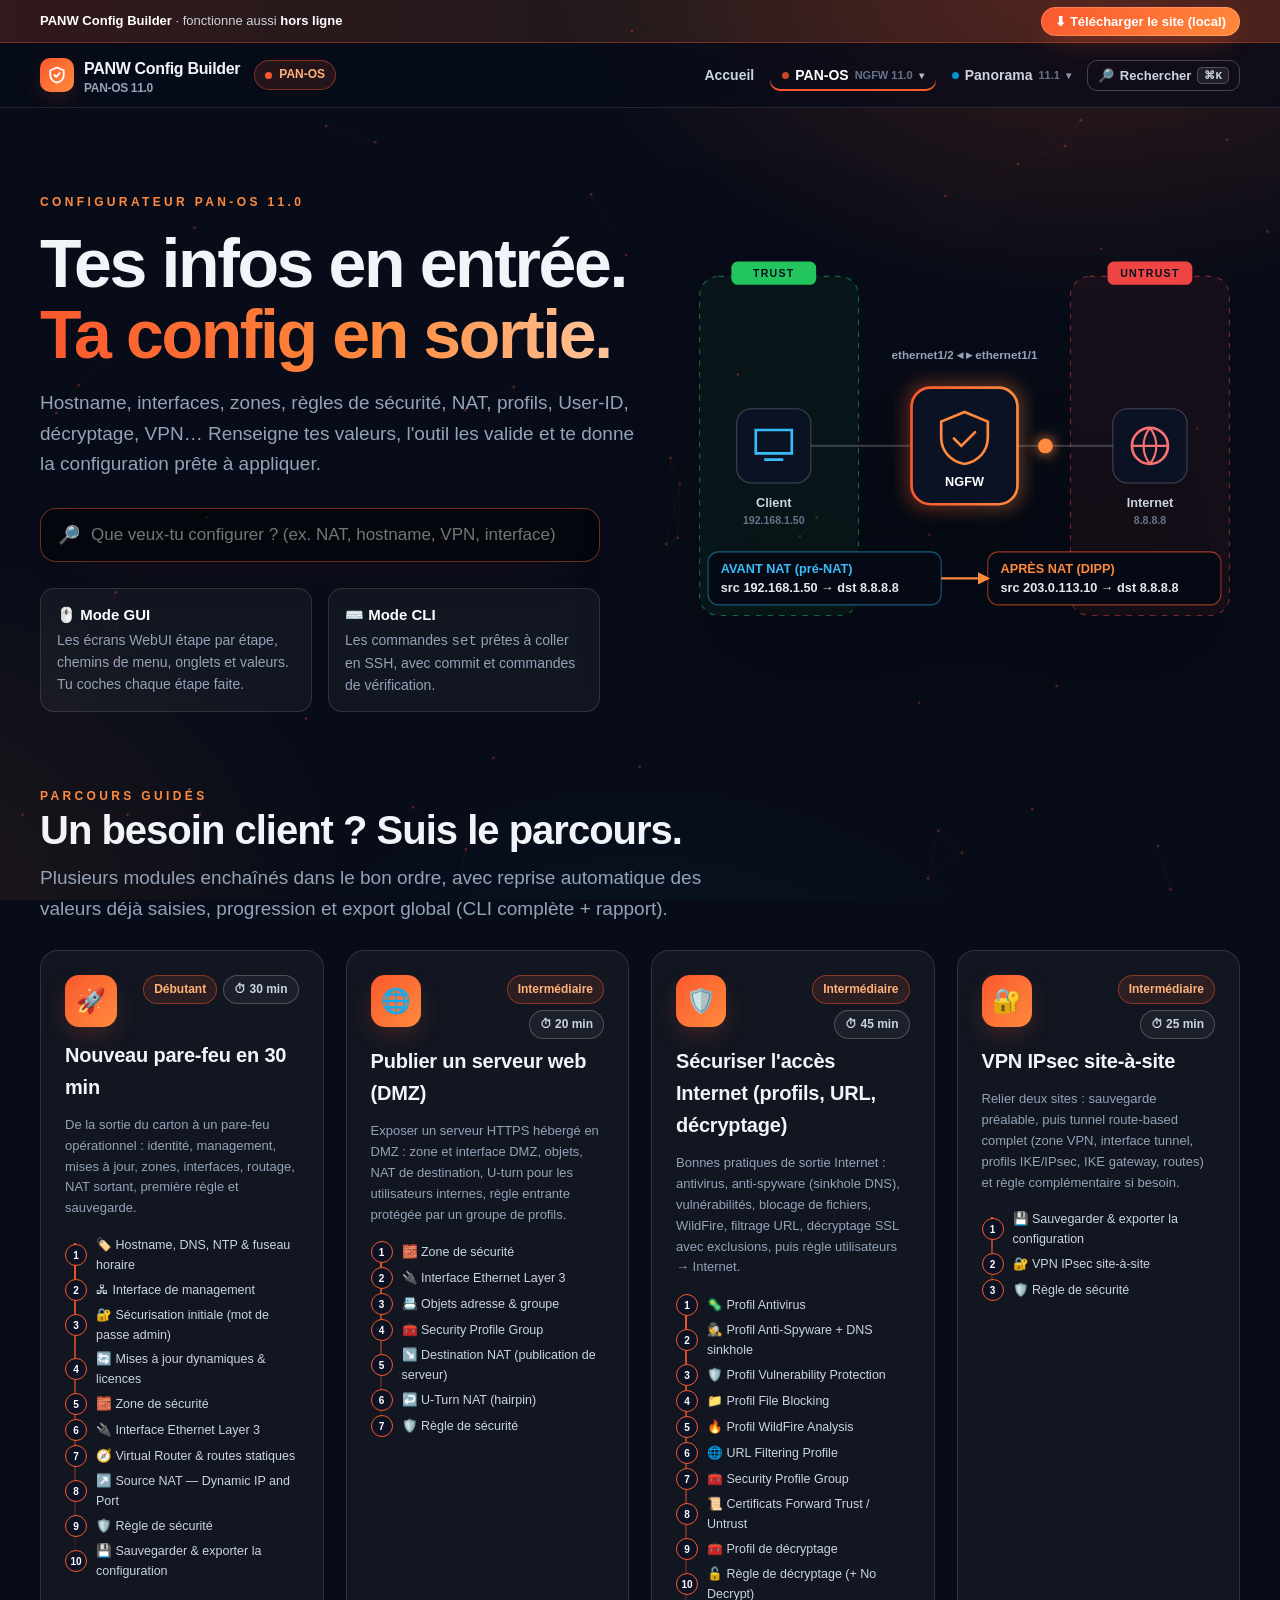
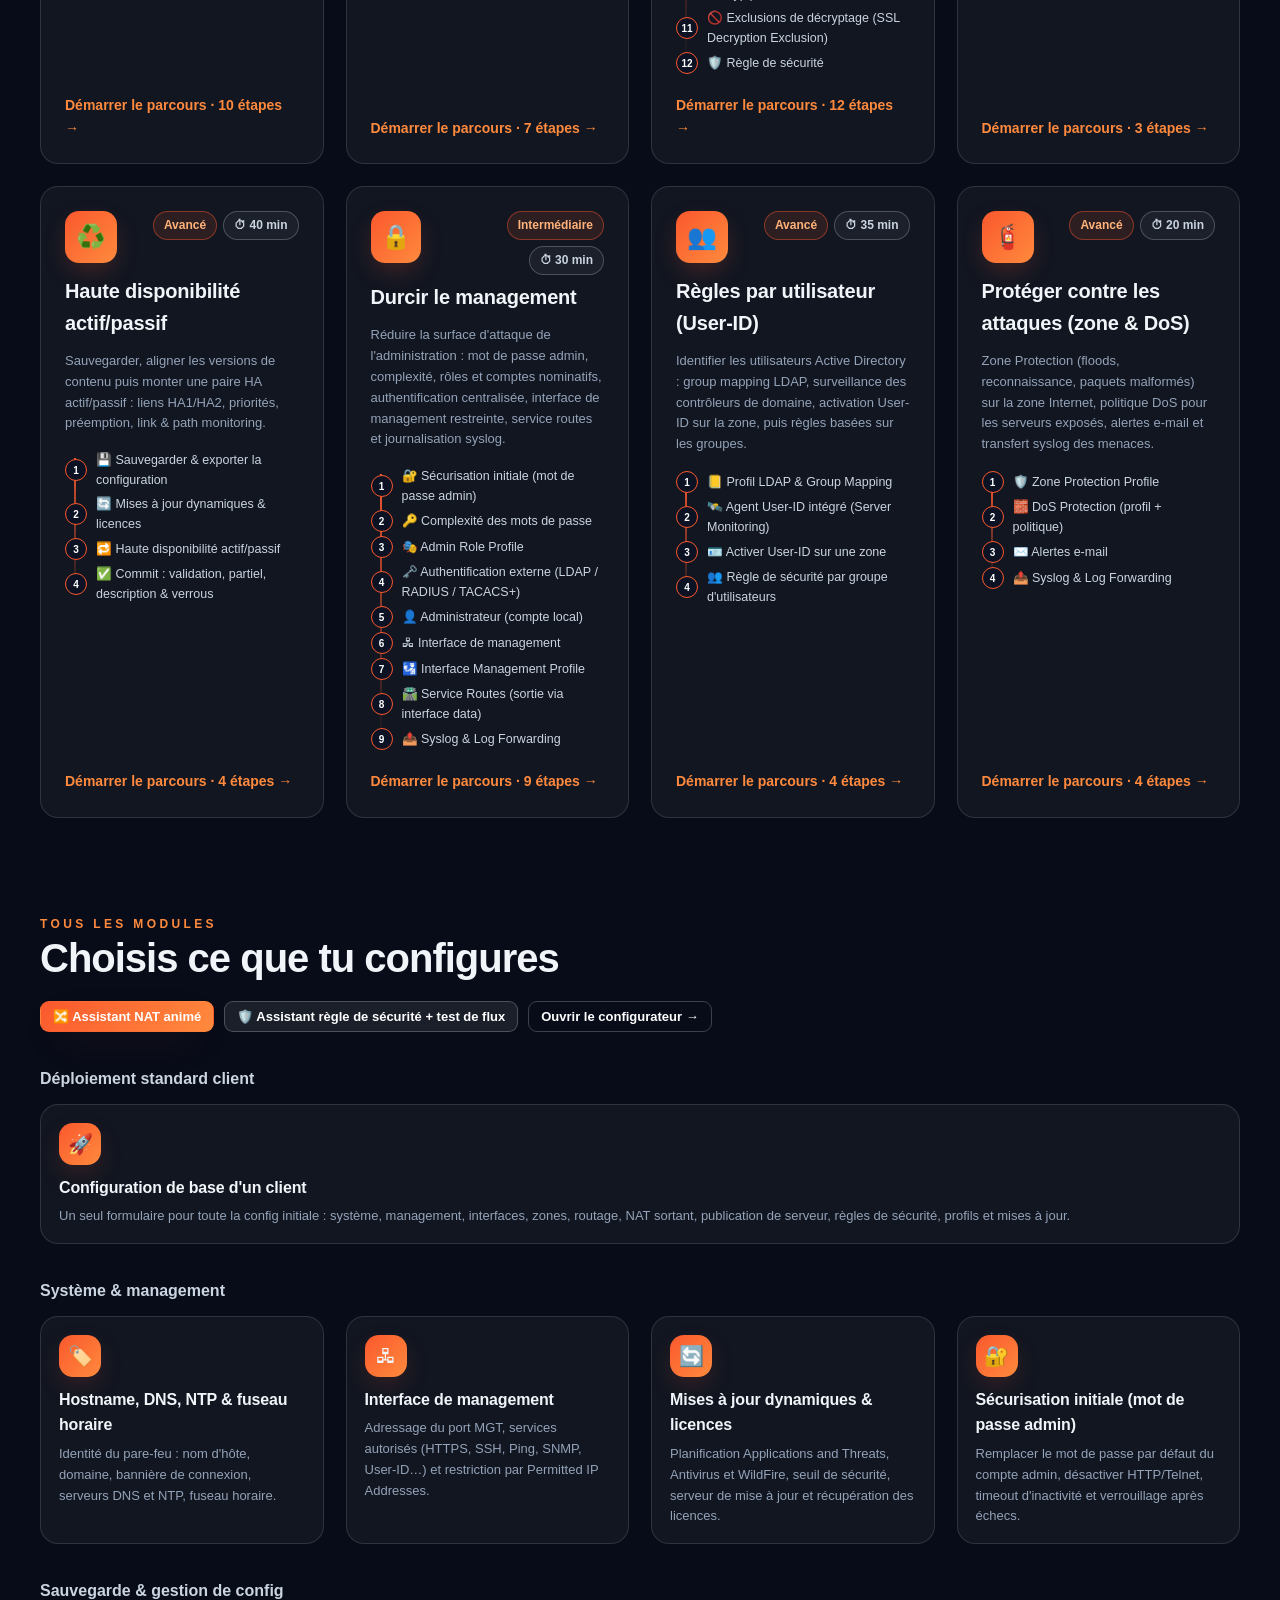
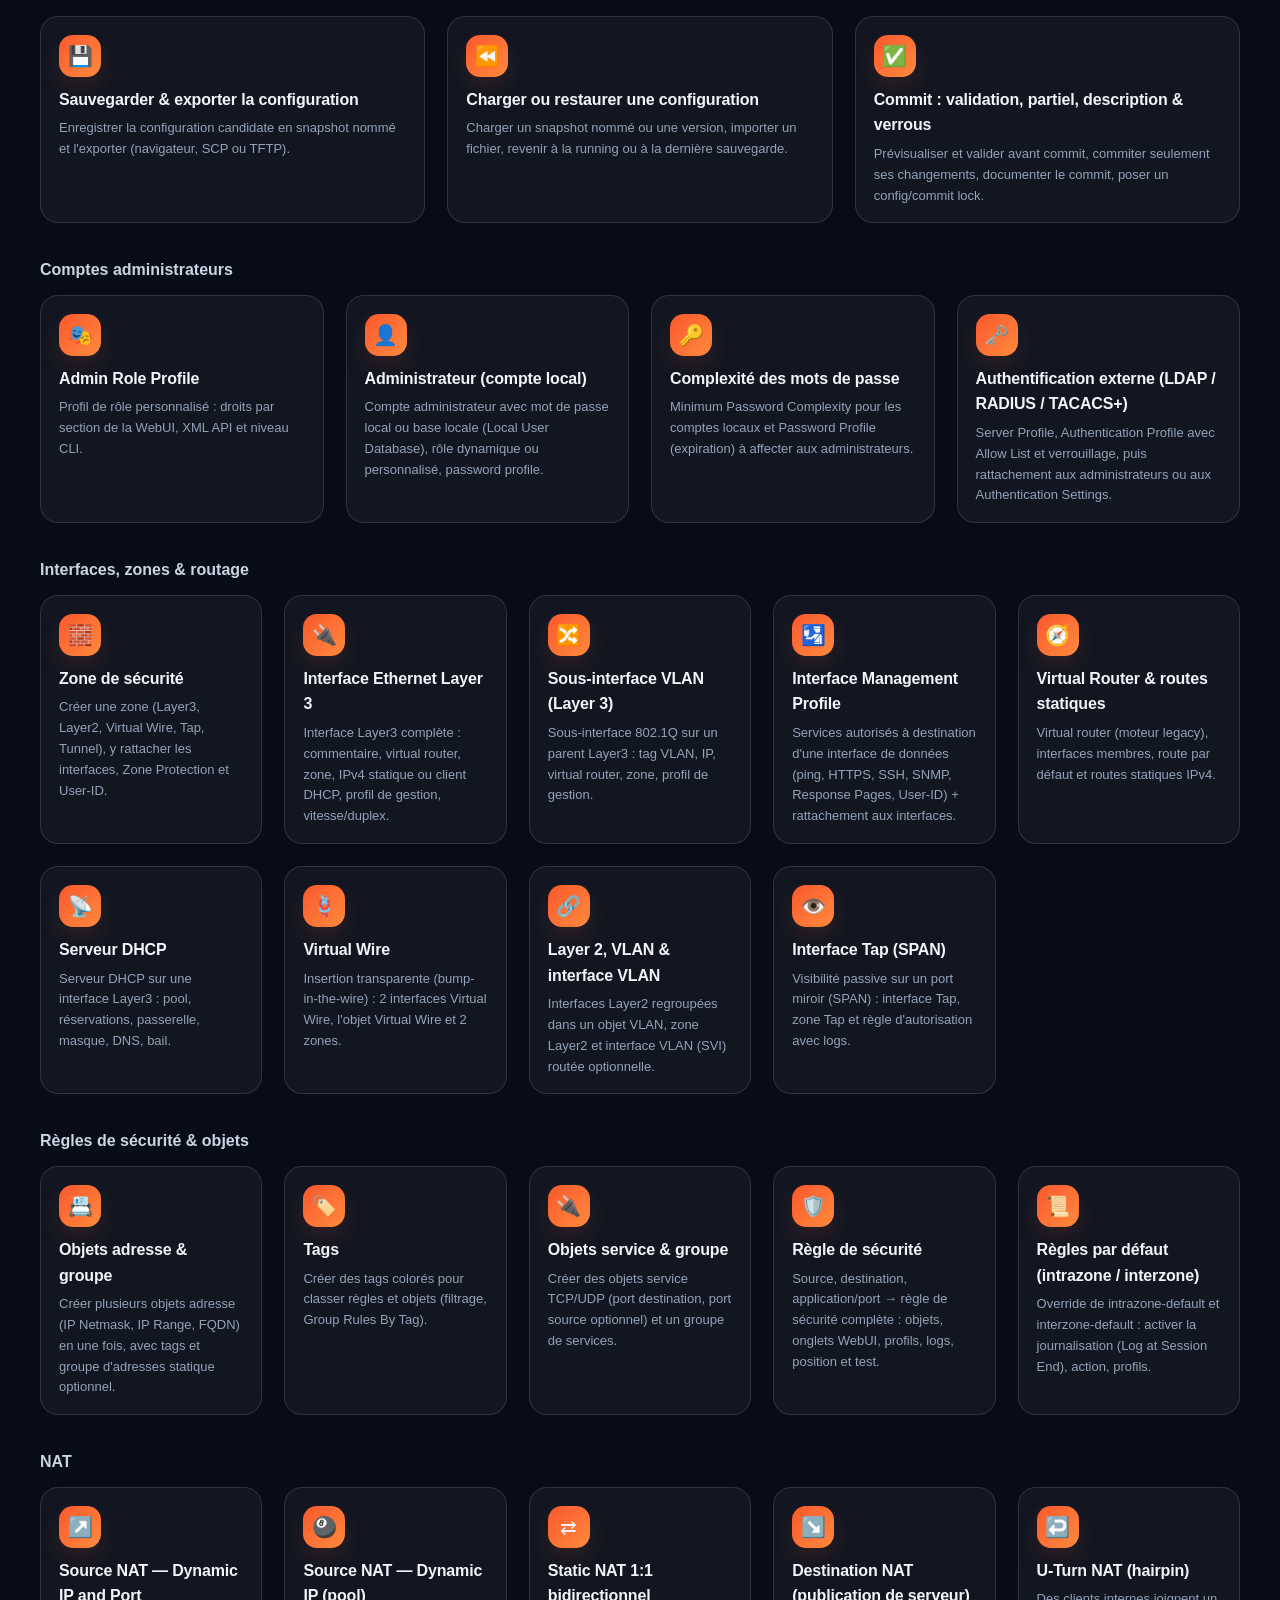
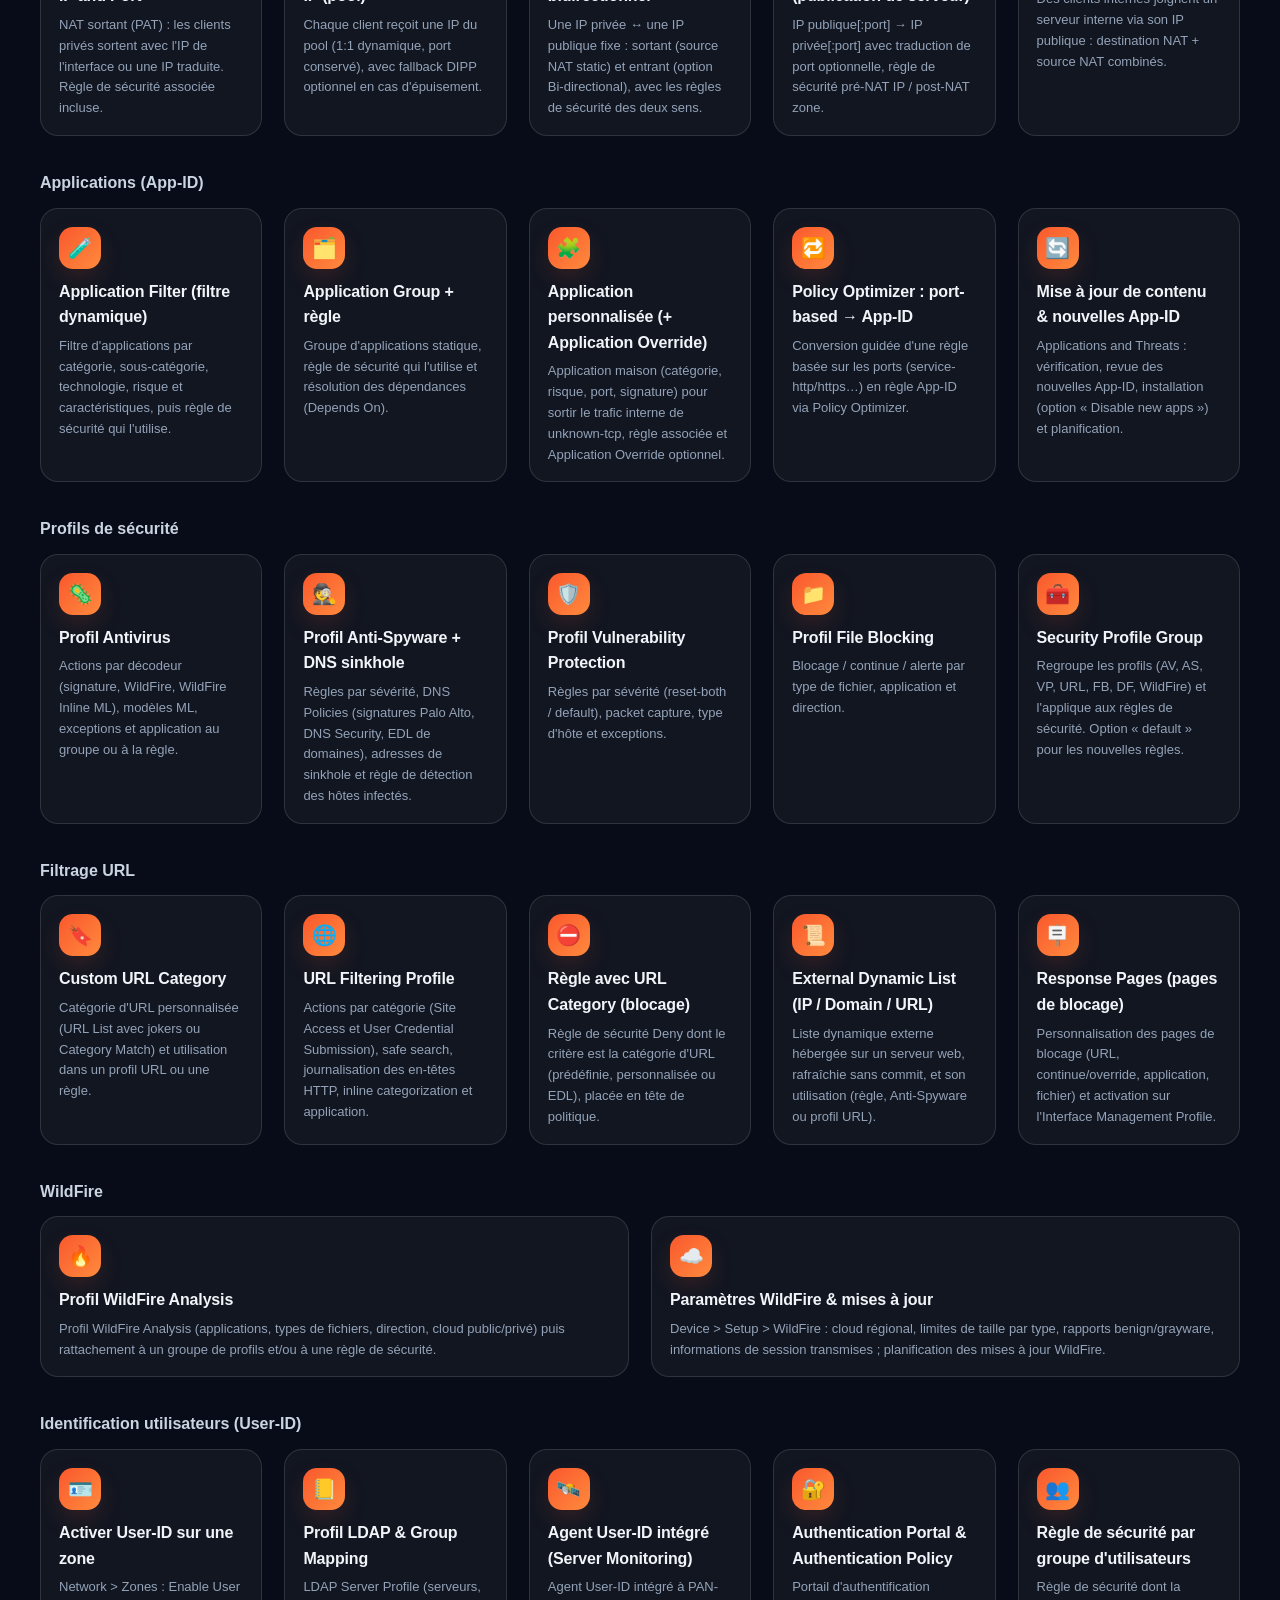
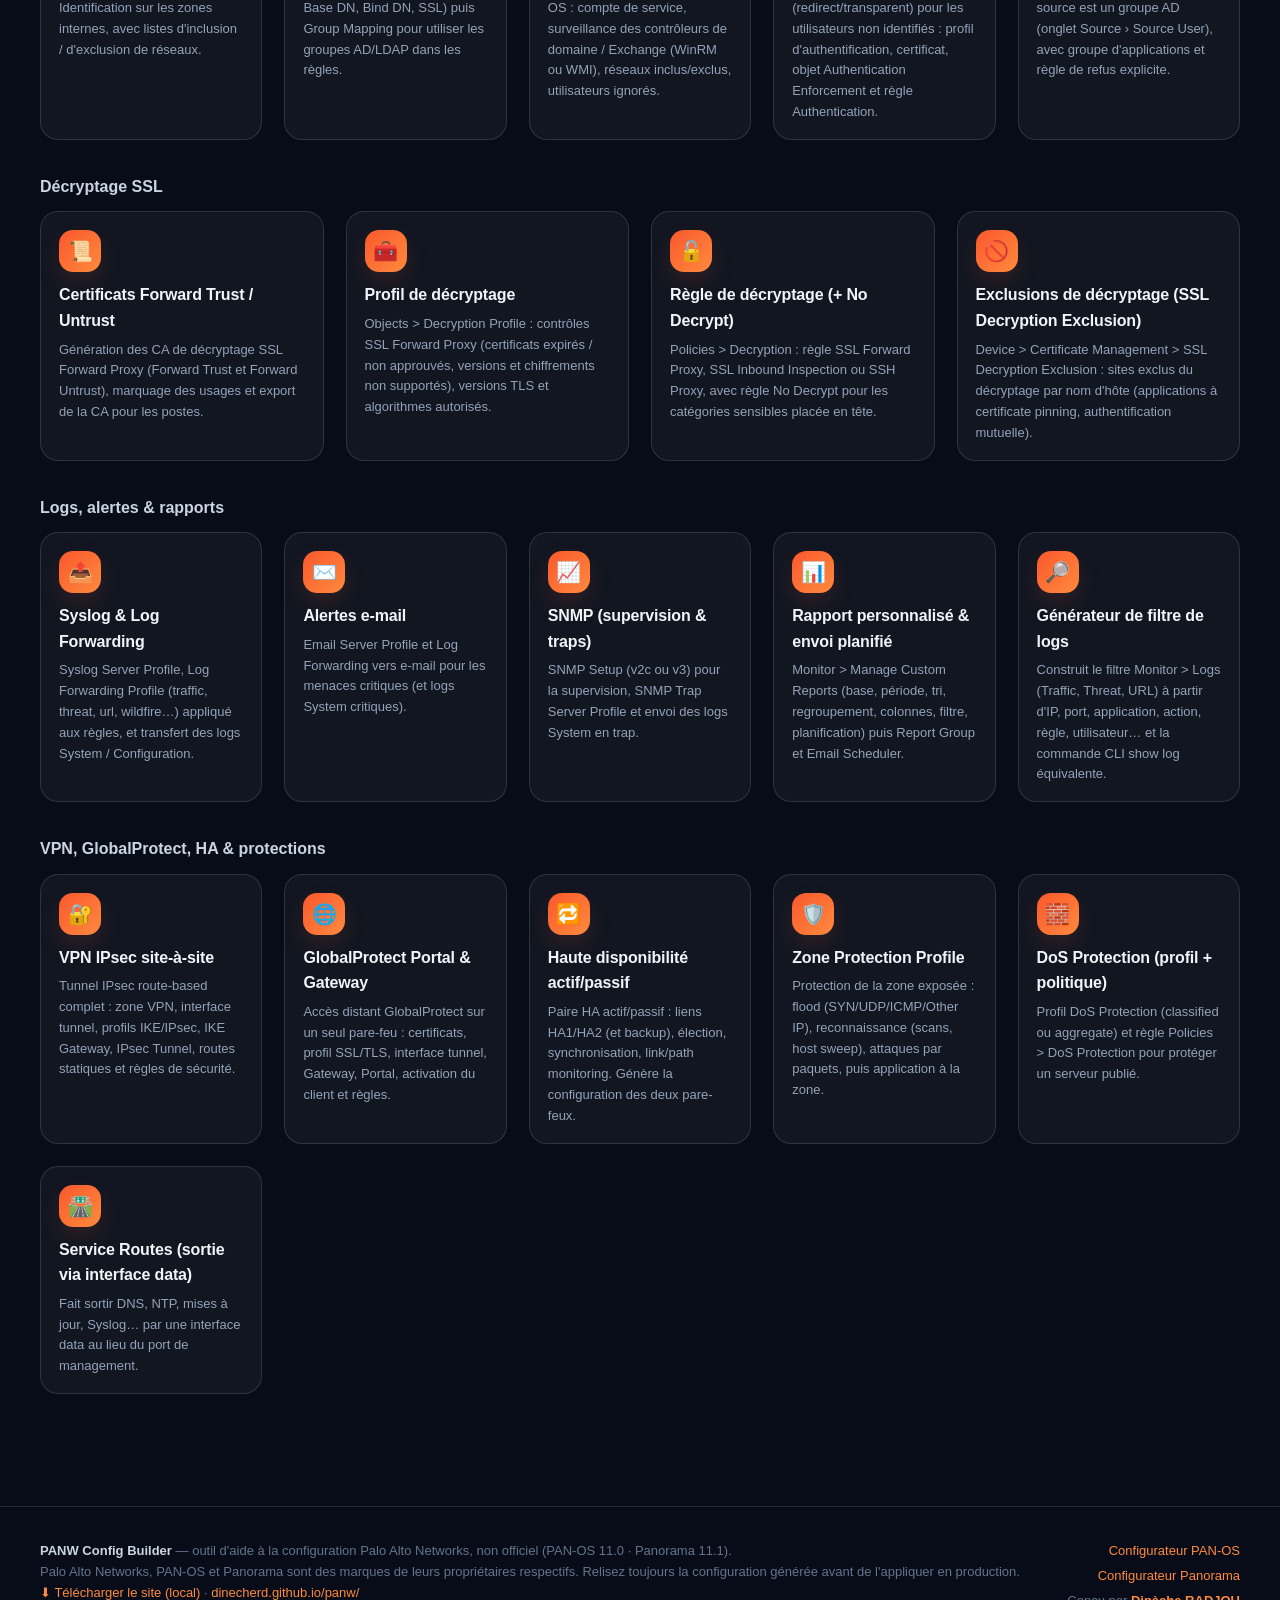
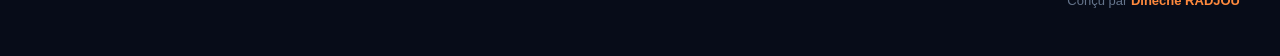
<file: pages/pan-os.html>
<!doctype html>
<html lang="fr">
<head>
<meta charset="utf-8">
<meta name="viewport" content="width=device-width,initial-scale=1">
<title>PAN-OS NGFW 11.0 · PANW Config Builder</title>
<meta name="description" content="Configurateur PAN-OS 11.0 : renseigne tes informations, obtiens le pas-à-pas WebUI avec validation ou la CLI prête à coller.">
<link rel="stylesheet" href="../assets/css/style.css">
<link rel="stylesheet" href="../assets/css/hub.css">
<style>
  .hero{padding:80px 0 50px}
  .hero .wrap{display:grid;grid-template-columns:1.05fr .95fr;gap:40px;align-items:center}
  .hero h1{margin:14px 0 18px}
  .topo{width:100%;height:auto;filter:drop-shadow(0 30px 60px rgba(0,0,0,.5))}
  .topo .node rect{fill:#0B1224;stroke:var(--line2)}
  .topo text{font:600 12px var(--font);fill:#CBD5E1}
  .topo .lbl{font:800 10px var(--font);letter-spacing:.12em;fill:#06101f}
  .topo .fw-core{animation:pulse-or 2.4s infinite}
  .topo .pkt{filter:drop-shadow(0 0 6px var(--or2))}
  .hdr-card{font:600 11px var(--mono)}
  .hsearch{position:relative;margin-top:28px;max-width:560px}
  .hsearch input{padding:16px 18px 16px 50px;font-size:17px;border-radius:16px;background:rgba(0,0,0,.45);border:1px solid rgba(250,88,45,.45);box-shadow:0 20px 50px -25px var(--or-glow)}
  .hsearch::before{content:"🔎";position:absolute;left:18px;top:50%;transform:translateY(-50%);font-size:18px}
  .hsug{position:absolute;left:0;right:0;top:calc(100% + 6px);background:#0B1224;border:1px solid var(--line2);border-radius:14px;overflow:hidden;z-index:20;box-shadow:var(--sh);display:none}
  .hsug.show{display:block}
  .hsug a{display:flex;gap:10px;align-items:center;padding:10px 14px;color:var(--tx);font-size:14px}
  .hsug a:hover,.hsug a.sel{background:rgba(250,88,45,.14);text-decoration:none}
  .hsug small{margin-left:auto;color:var(--mut2);font-weight:700}
  .modes{display:grid;grid-template-columns:1fr 1fr;gap:16px;margin-top:26px;max-width:560px}
  .modes div{padding:14px 16px;border-radius:14px;border:1px solid var(--line);background:var(--panel);font-size:14px;color:var(--mut)}
  .modes b{display:block;color:#fff;font-size:15px;margin-bottom:2px}
  .dash-t{display:flex;align-items:baseline;gap:10px;margin:34px 0 12px}
  .dash-t b{font:900 13px var(--mono);color:var(--or2)}
  .dash-t span{font-weight:750;color:var(--tx2)}
  .mcard{padding:18px 18px 16px}.mcard .ico{width:42px;height:42px;font-size:20px;margin-bottom:10px}
  .mcard h3{font-size:16px}.mcard p{font-size:13px}
  .feat{display:flex;gap:10px;flex-wrap:wrap;margin-top:20px}
  @media (max-width:900px){.hero .wrap{grid-template-columns:1fr}.hero{padding-top:44px}.modes{grid-template-columns:1fr}}
</style>
</head>
<body data-root="../" data-page="pan-os" data-product="panos">
<div id="site-nav"></div>

<header class="hero">
  <div class="wrap">
    <div>
      <span class="kicker fade-up">Configurateur PAN-OS 11.0</span>
      <h1 class="fade-up" style="animation-delay:80ms">Tes infos en entrée.<br><span class="grad">Ta config en sortie.</span></h1>
      <p class="lead fade-up" style="animation-delay:160ms">Hostname, interfaces, zones, règles de sécurité, NAT, profils, User-ID, décryptage, VPN… Renseigne tes valeurs, l'outil les valide et te donne la configuration prête à appliquer.</p>
      <div class="hsearch fade-up" style="animation-delay:240ms">
        <input type="text" id="hs" placeholder="Que veux-tu configurer ? (ex. NAT, hostname, VPN, interface)" aria-label="Rechercher un module" autocomplete="off">
        <div class="hsug" id="hsug" role="listbox"></div>
      </div>
      <div class="modes fade-up" style="animation-delay:320ms">
        <div><b>🖱️ Mode GUI</b>Les écrans WebUI étape par étape, chemins de menu, onglets et valeurs. Tu coches chaque étape faite.</div>
        <div><b>⌨️ Mode CLI</b>Les commandes <code>set</code> prêtes à coller en SSH, avec commit et commandes de vérification.</div>
      </div>
    </div>
    <div class="fade-up" style="animation-delay:200ms">
<svg class="topo float" viewBox="0 0 520 400" role="img" aria-label="Schéma animé : un paquet passe de la zone Trust à la zone Untrust à travers le pare-feu, son adresse source est traduite">
        <defs>
          <linearGradient id="gOr" x1="0" x2="1"><stop offset="0" stop-color="#FA582D"/><stop offset="1" stop-color="#FF8A3D"/></linearGradient>
          <filter id="glow"><feGaussianBlur stdDeviation="8"/></filter>
        </defs>
        <!-- zones -->
        <rect x="10" y="40" width="150" height="320" rx="18" fill="rgba(34,197,94,.06)" stroke="rgba(34,197,94,.5)" stroke-dasharray="5 6"/>
        <rect x="360" y="40" width="150" height="320" rx="18" fill="rgba(239,68,68,.06)" stroke="rgba(239,68,68,.5)" stroke-dasharray="5 6"/>
        <rect x="40" y="26" width="80" height="22" rx="6" fill="#22C55E"/><text class="lbl" x="80" y="41" text-anchor="middle">TRUST</text>
        <rect x="395" y="26" width="80" height="22" rx="6" fill="#EF4444"/><text class="lbl" x="435" y="41" text-anchor="middle">UNTRUST</text>
        <!-- liens -->
        <path id="path1" d="M110 200 H250 H410" fill="none" stroke="rgba(255,255,255,.18)" stroke-width="2"/>
        <path d="M110 200 H410" fill="none" stroke="url(#gOr)" stroke-width="2" class="flow-line" opacity=".7"/>
        <!-- client -->
        <g class="node"><rect x="45" y="165" width="70" height="70" rx="14"/>
          <path d="M63 185h34v22H63z M72 213h16" stroke="#38BDF8" stroke-width="2.5" fill="none" stroke-linecap="round"/>
          <text x="80" y="258" text-anchor="middle">Client</text><text x="80" y="274" text-anchor="middle" style="fill:#64748B;font-size:10px">192.168.1.50</text></g>
        <!-- internet -->
        <g class="node"><rect x="400" y="165" width="70" height="70" rx="14"/>
          <circle cx="435" cy="200" r="17" stroke="#F87171" stroke-width="2.5" fill="none"/><path d="M418 200h34 M435 183c-8 10-8 24 0 34 M435 183c8 10 8 24 0 34" stroke="#F87171" stroke-width="2" fill="none"/>
          <text x="435" y="258" text-anchor="middle">Internet</text><text x="435" y="274" text-anchor="middle" style="fill:#64748B;font-size:10px">8.8.8.8</text></g>
        <!-- firewall -->
        <rect x="205" y="140" width="110" height="120" rx="20" fill="url(#gOr)" opacity=".35" filter="url(#glow)"/>
        <g><rect class="fw-core" x="210" y="145" width="100" height="110" rx="18" fill="#0B1224" stroke="url(#gOr)" stroke-width="2.5"/>
          <path d="M260 168 238 177v15c0 13 9.5 23 22 25 12.5-2 22-12 22-25v-15z" fill="none" stroke="#FF8A3D" stroke-width="2.5"/>
          <path d="m250 193 7 7 13-13" fill="none" stroke="#FF8A3D" stroke-width="2.5" stroke-linecap="round"/>
          <text x="260" y="238" text-anchor="middle" style="font-weight:800;fill:#fff">NGFW</text></g>
        <!-- paquet -->
        <g class="pkt"><circle r="7" fill="#FF8A3D"><animateMotion dur="3.6s" repeatCount="indefinite" path="M110 200 H410"/></circle></g>
        <!-- en-têtes avant / après NAT -->
        <g class="hdr-card">
          <rect x="18" y="300" width="220" height="50" rx="10" fill="#050913" stroke="rgba(56,189,248,.45)"/>
          <text x="30" y="320" style="fill:#38BDF8">AVANT NAT (pré-NAT)</text>
          <text x="30" y="338" style="fill:#E2E8F0">src 192.168.1.50 → dst 8.8.8.8</text>
          <rect x="282" y="300" width="220" height="50" rx="10" fill="#050913" stroke="rgba(250,88,45,.6)"/>
          <text x="294" y="320" style="fill:#FF8A3D">APRÈS NAT (DIPP)</text>
          <text x="294" y="338" style="fill:#E2E8F0">src 203.0.113.10 → dst 8.8.8.8</text>
        </g>
        <path d="M238 325 h44" stroke="#FF8A3D" stroke-width="2" marker-end="url(#a)"/>
        <defs><marker id="a" viewBox="0 0 10 10" refX="8" refY="5" markerWidth="6" markerHeight="6" orient="auto"><path d="M0 0 10 5 0 10z" fill="#FF8A3D"/></marker></defs>
        <text x="260" y="118" text-anchor="middle" style="fill:#94A3B8;font-size:11px">ethernet1/2 ◂ ▸ ethernet1/1</text>
      </svg>    </div>
  </div>
</header>

<section class="pk-sec" id="parcours" style="padding-top:20px" hidden>
  <div class="wrap">
    <span class="kicker" data-reveal>Parcours guidés</span>
    <h2 data-reveal>Un besoin client ? Suis le parcours.</h2>
    <p class="lead" data-reveal>Plusieurs modules enchaînés dans le bon ordre, avec reprise automatique des valeurs déjà saisies, progression et export global (CLI complète + rapport).</p>
    <div class="grid g3 pk-grid" id="pk-grid"></div>
  </div>
</section>

<section style="padding-top:20px">
  <div class="wrap">
    <span class="kicker" data-reveal>Tous les modules</span>
    <h2 data-reveal>Choisis ce que tu configures</h2>
    <div class="feat" data-reveal>
      <a class="btn primary sm" href="simulateur-nat.html">🔀 Assistant NAT animé</a>
      <a class="btn sm" href="simulateur-securite.html">🛡️ Assistant règle de sécurité + test de flux</a>
      <a class="btn sm ghost" href="configurateur.html">Ouvrir le configurateur →</a>
    </div>
    <div id="dash"></div>
  </div>
</section>

<div id="site-foot"></div>
<script src="../assets/js/common.js"></script>
<script src="../assets/js/engine.js"></script>
<script src="../assets/js/modules/std.js"></script>
<script src="../assets/js/modules/m02-m04.js"></script>
<script src="../assets/js/modules/m05.js"></script>
<script src="../assets/js/modules/m06-m07.js"></script>
<script src="../assets/js/modules/m08-m10.js"></script>
<script src="../assets/js/modules/m11-m14.js"></script>
<script src="../assets/js/modules/sup.js"></script>
<script src="../assets/js/modules/scenarios.js"></script>
<script>
  const C = PAN.cfg, mods = C.list, link = d => "configurateur.html#" + d.id;
  // grille de tous les modules, groupés par catégorie
  const groups = {};
  mods.forEach(d => (groups[d.module] = groups[d.module] || []).push(d));
  document.getElementById("dash").innerHTML = Object.keys(groups).sort(C.modSort).map(m => `
    <div class="dash-t" data-reveal><span>${PAN.esc(C.MODNAMES[m] || m)}</span></div>
    <div class="grid g4">${groups[m].map((d, i) => `
      <a class="card hover mcard" href="${link(d)}" data-reveal data-delay="${i * 50}">
        <div class="ico">${d.icon || "⚙️"}</div><h3>${PAN.esc(d.title)}</h3><p class="mut">${PAN.esc(d.desc || "")}</p></a>`).join("")}</div>`).join("");
  PAN.reveal();

  // parcours guidés (déclarés par assets/js/modules/scenarios.js)
  (function () {
    let S = C.scenarios || C.scenarioList || [];
    if (typeof S === "function") { try { S = S(); } catch (e) { S = []; } }
    if (S && !Array.isArray(S)) S = Object.values(S);
    S = (S || []).filter(s => s && s.id && Array.isArray(s.steps));
    if (!S.length) return;
    const sec = document.getElementById("parcours"); sec.hidden = false;
    document.getElementById("pk-grid").innerHTML = S.map((s, i) => `
      <a class="card hover pk-card" href="configurateur.html#parcours=${encodeURIComponent(s.id)}" data-reveal data-delay="${i * 70}">
        <span class="spot"></span>
        <div class="pk-top"><div class="ico">${s.icon || "🧭"}</div>
          <div class="pk-meta">${s.level ? `<span class="badge or">${PAN.esc(s.level)}</span>` : ""}${s.duration ? `<span class="badge">⏱ ${PAN.esc(s.duration)}</span>` : ""}</div></div>
        <h3>${PAN.esc(s.title)}</h3><p class="mut small">${PAN.esc(s.desc || "")}</p>
        <ol class="pk-steps">${s.steps.map(id => { const d = C.get(id); return `<li>${d ? (d.icon || "⚙️") + " " + PAN.esc(d.title) : PAN.esc(id)}</li>`; }).join("")}</ol>
        <span class="pk-go">Démarrer le parcours · ${s.steps.length} étapes →</span>
      </a>`).join("");
    PAN.reveal();
  })();

  // recherche avec suggestions (clavier ↑ ↓ Entrée)
  const hs = document.getElementById("hs"), sug = document.getElementById("hsug");
  let sel = 0, hits = [];
  const norm = s => s.toLowerCase().normalize("NFD").replace(/[̀-ͯ]/g, "");
  function render() {
    const f = norm(hs.value.trim());
    hits = f ? mods.filter(d => norm(d.title + " " + d.module + " " + (d.desc || "") + " " + (d.tags || "")).includes(f)).slice(0, 8) : [];
    sel = 0;
    sug.innerHTML = hits.map((d, i) => `<a href="${link(d)}" class="${i ? "" : "sel"}" role="option">${d.icon || "⚙️"} ${PAN.esc(d.title)}<small>${d.module}</small></a>`).join("")
      || (f ? `<a href="configurateur.html">Aucun résultat — voir tous les modules</a>` : "");
    sug.classList.toggle("show", !!f);
  }
  hs.addEventListener("input", render);
  hs.addEventListener("keydown", e => {
    const items = sug.querySelectorAll("a");
    if (e.key === "ArrowDown" || e.key === "ArrowUp") {
      e.preventDefault(); if (!items.length) return;
      sel = (sel + (e.key === "ArrowDown" ? 1 : -1) + items.length) % items.length;
      items.forEach((a, i) => a.classList.toggle("sel", i === sel));
    } else if (e.key === "Enter" && items[sel]) location.href = items[sel].href;
    else if (e.key === "Escape") sug.classList.remove("show");
  });
  document.addEventListener("click", e => { if (!e.target.closest(".hsearch")) sug.classList.remove("show"); });
</script>
</body>
</html>
</file>
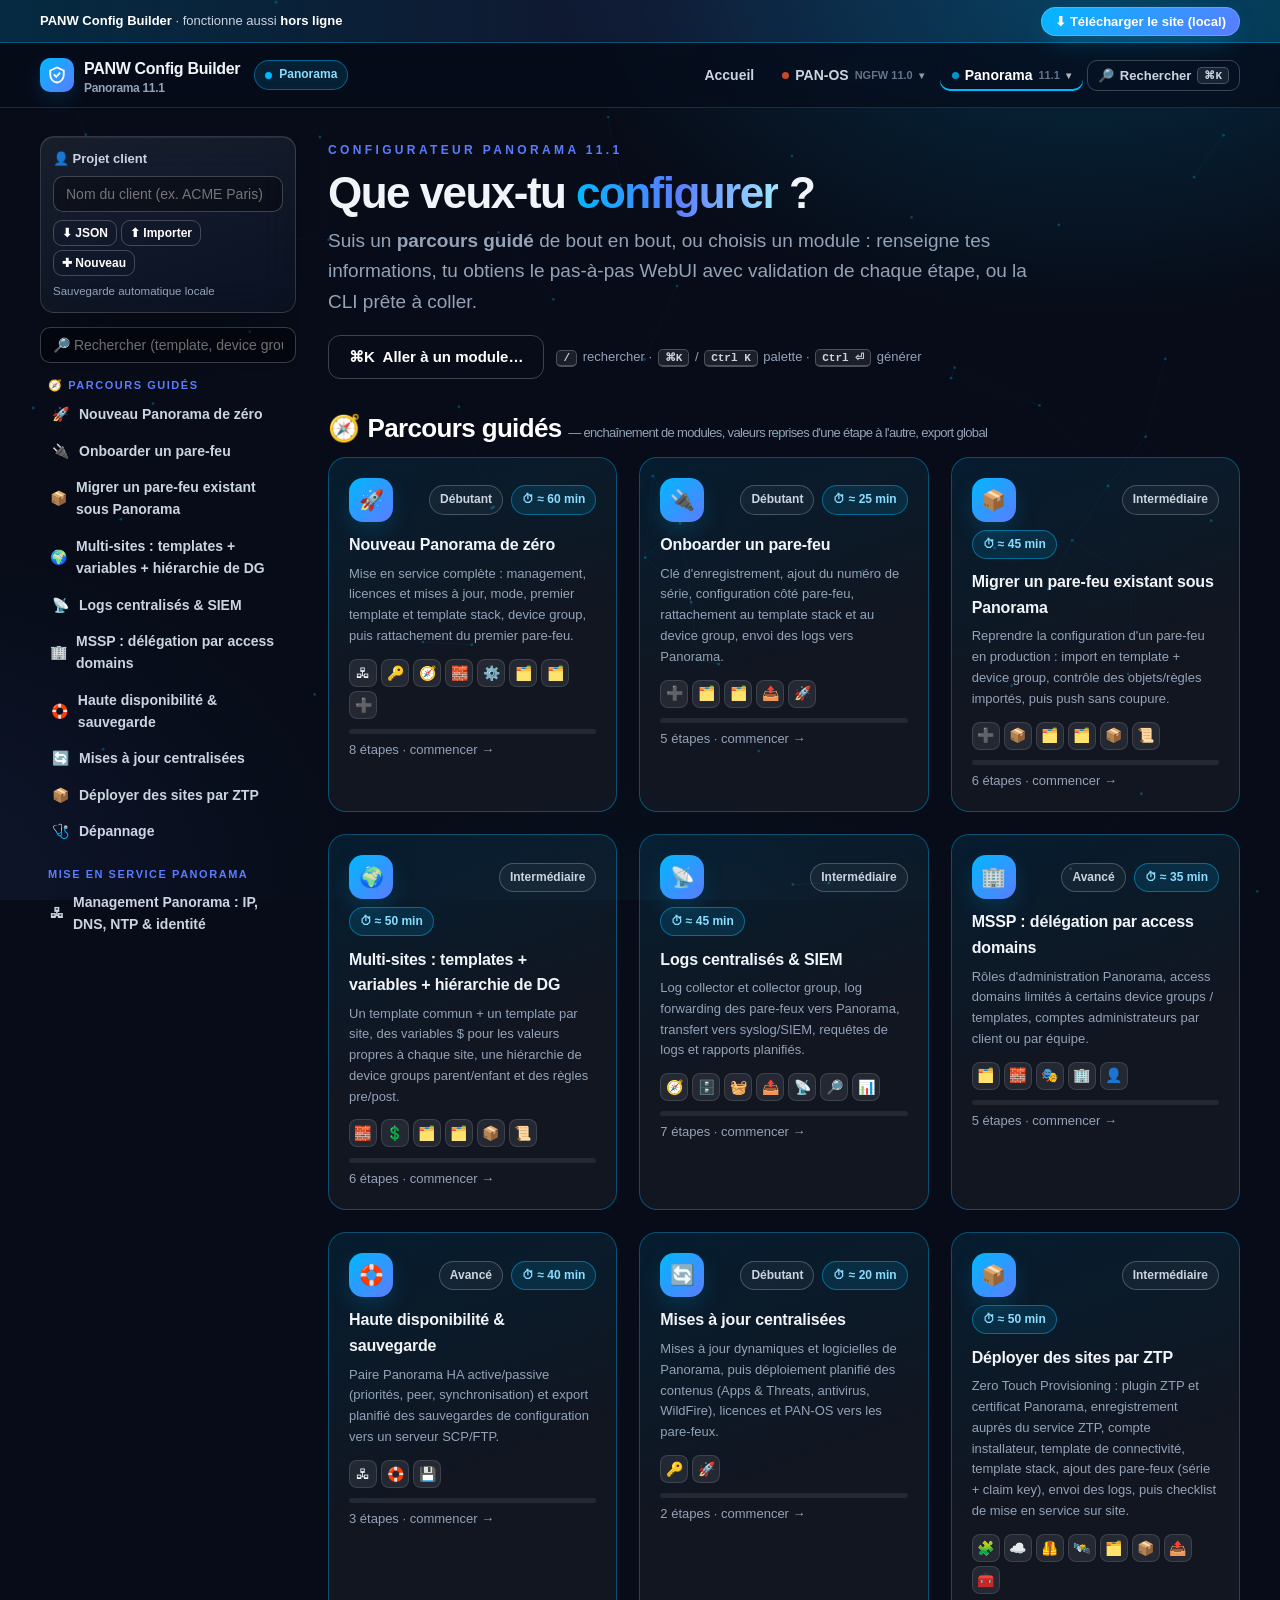
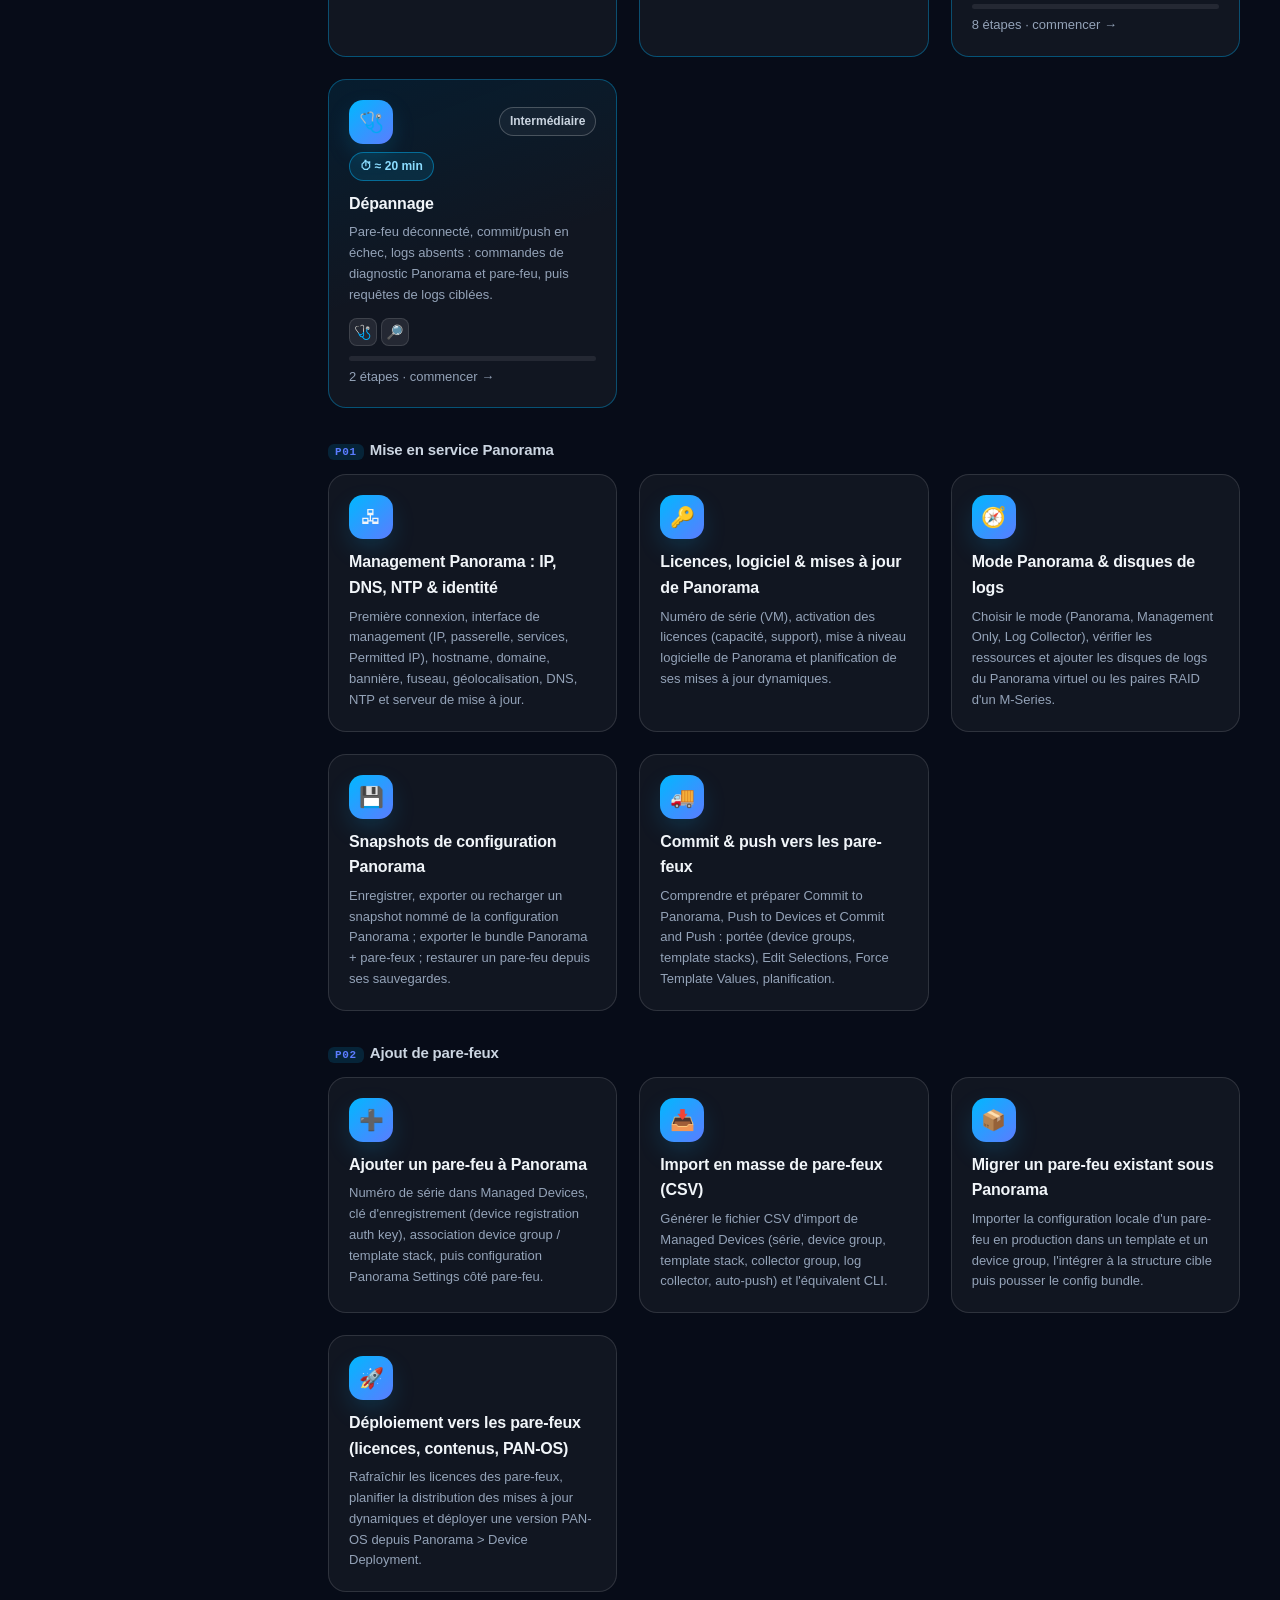
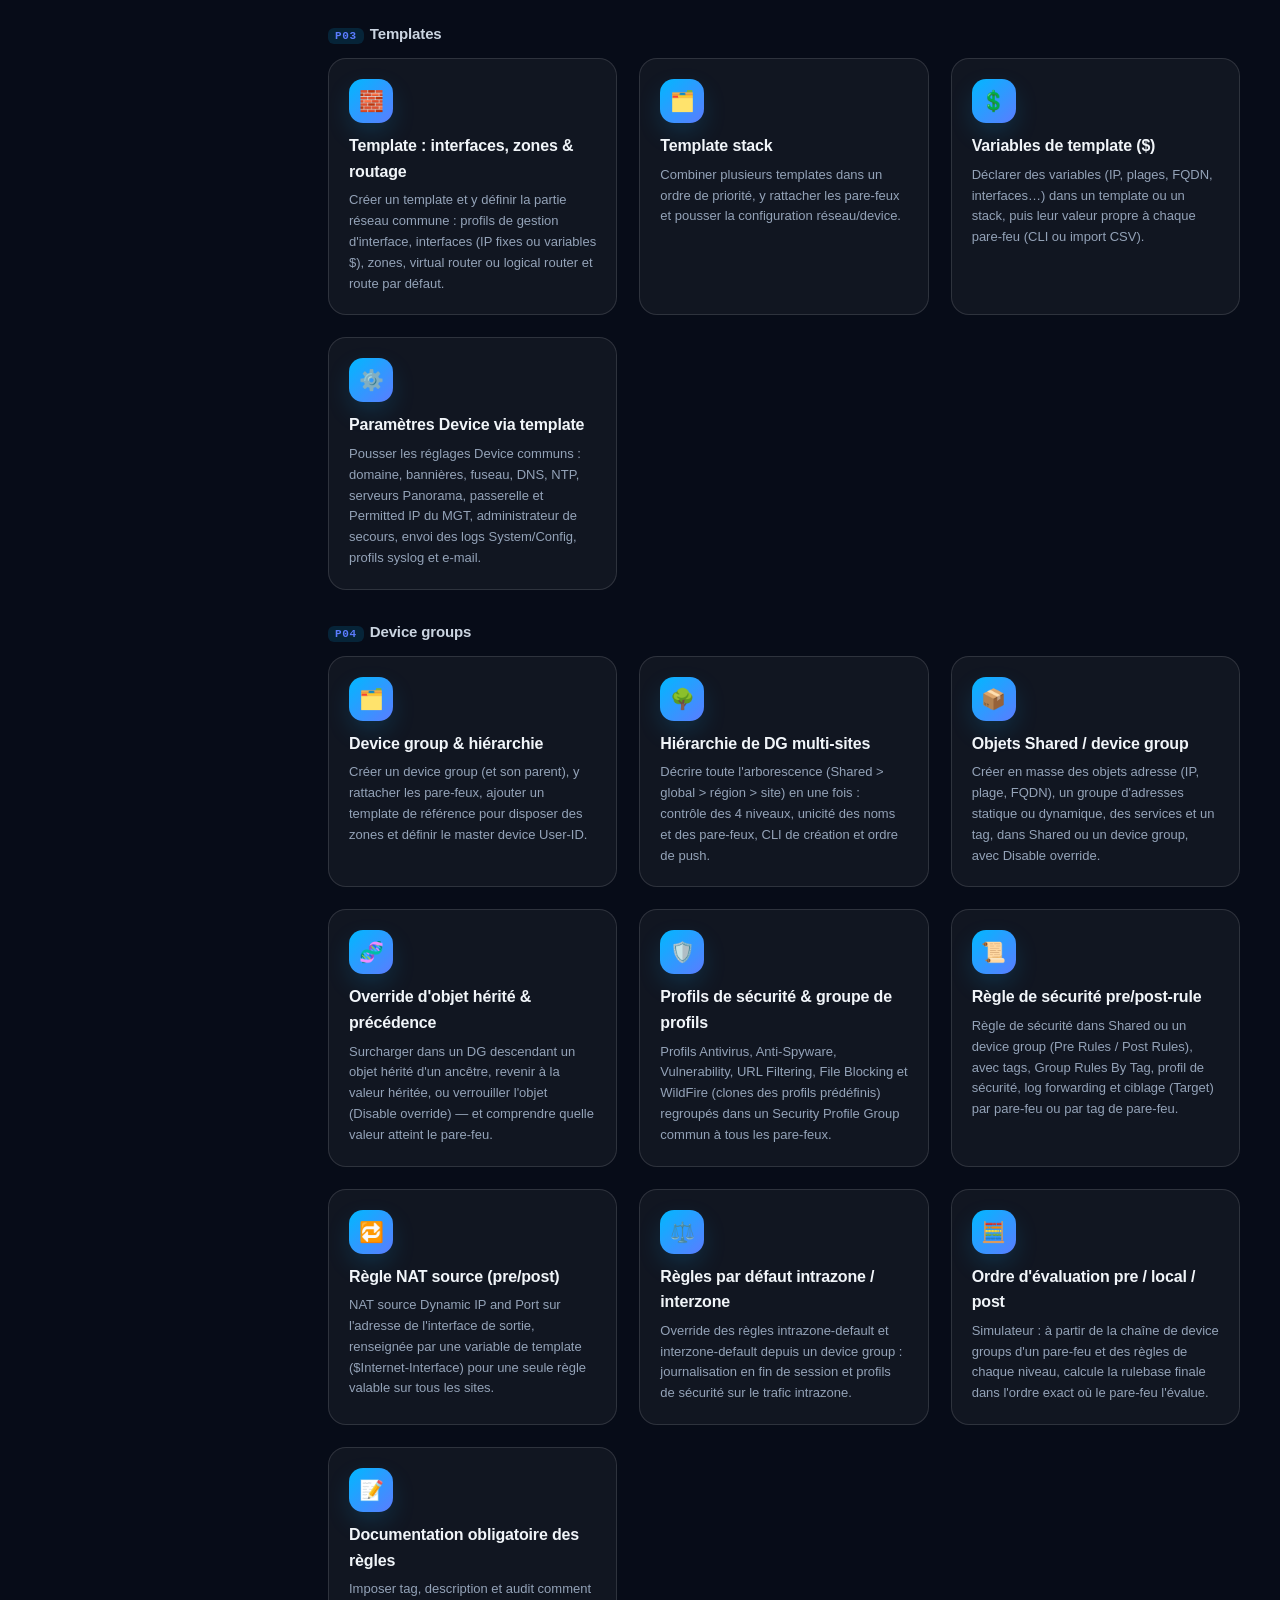
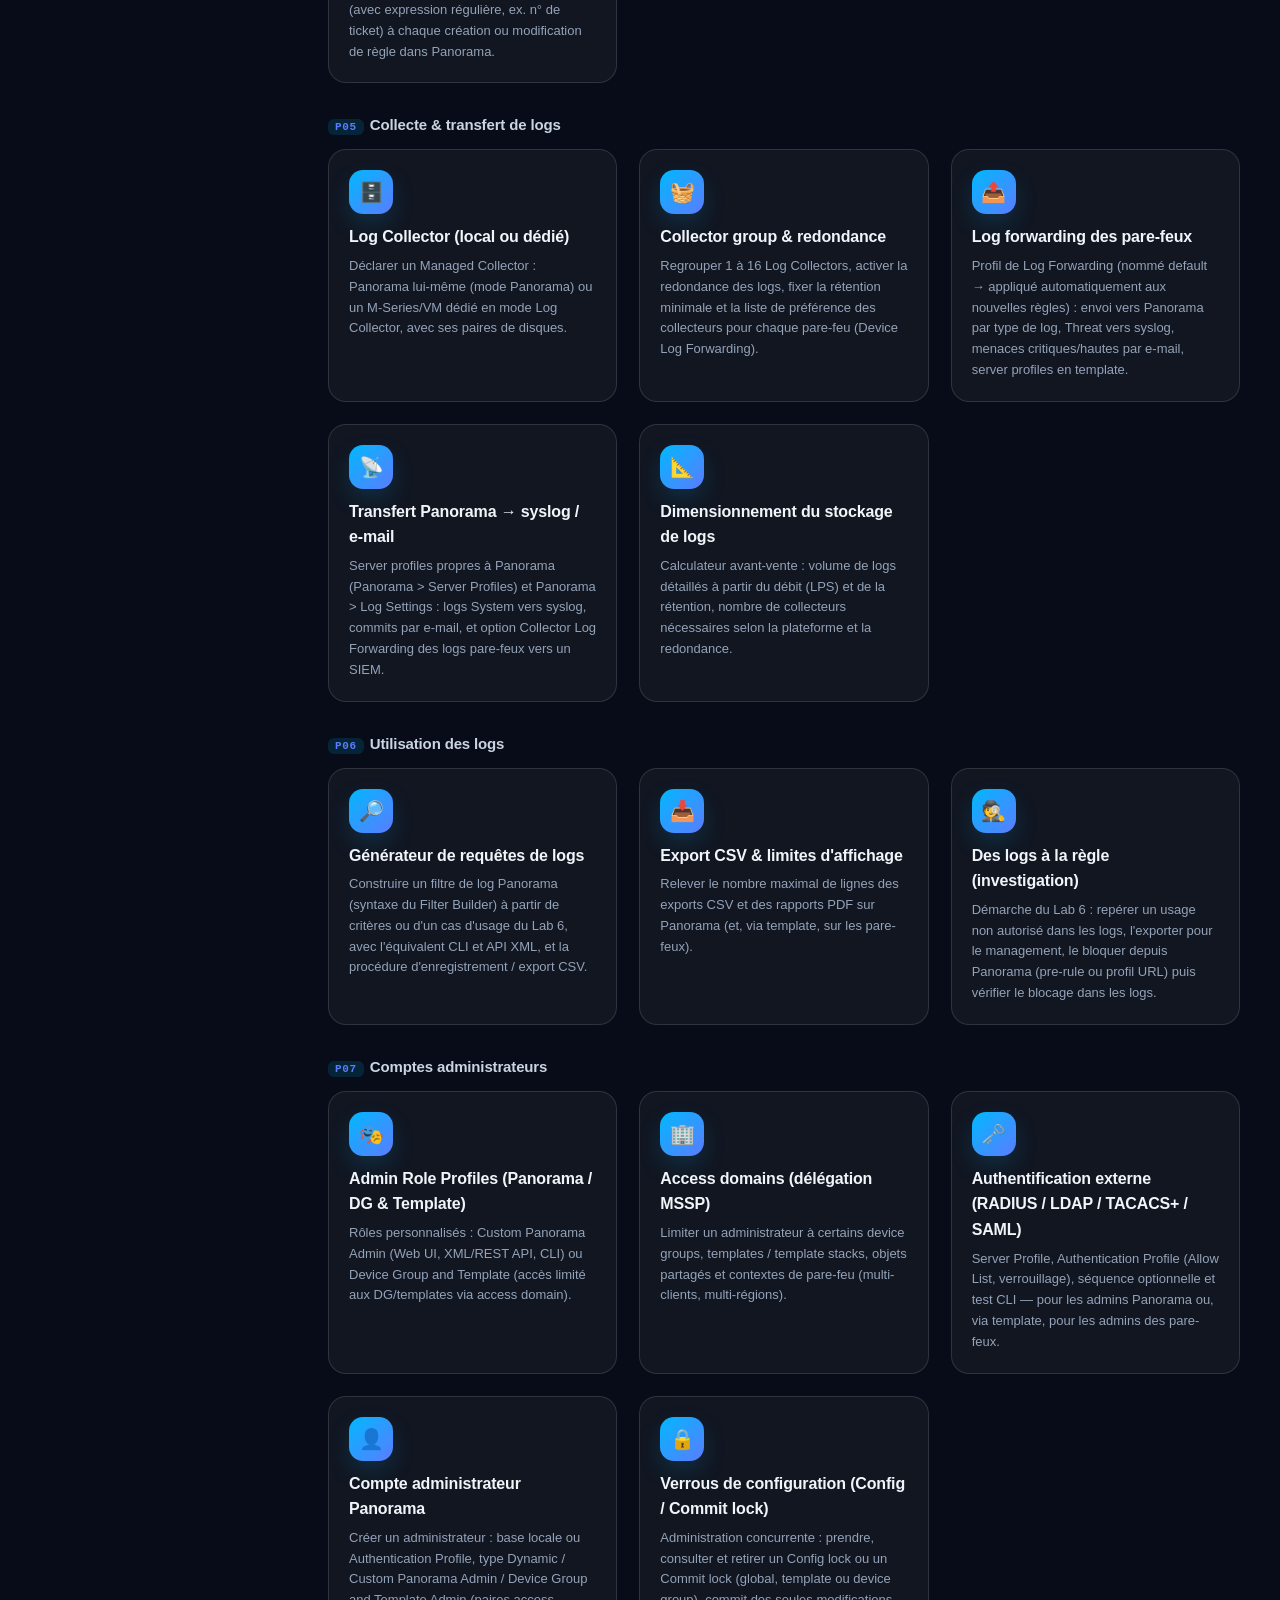
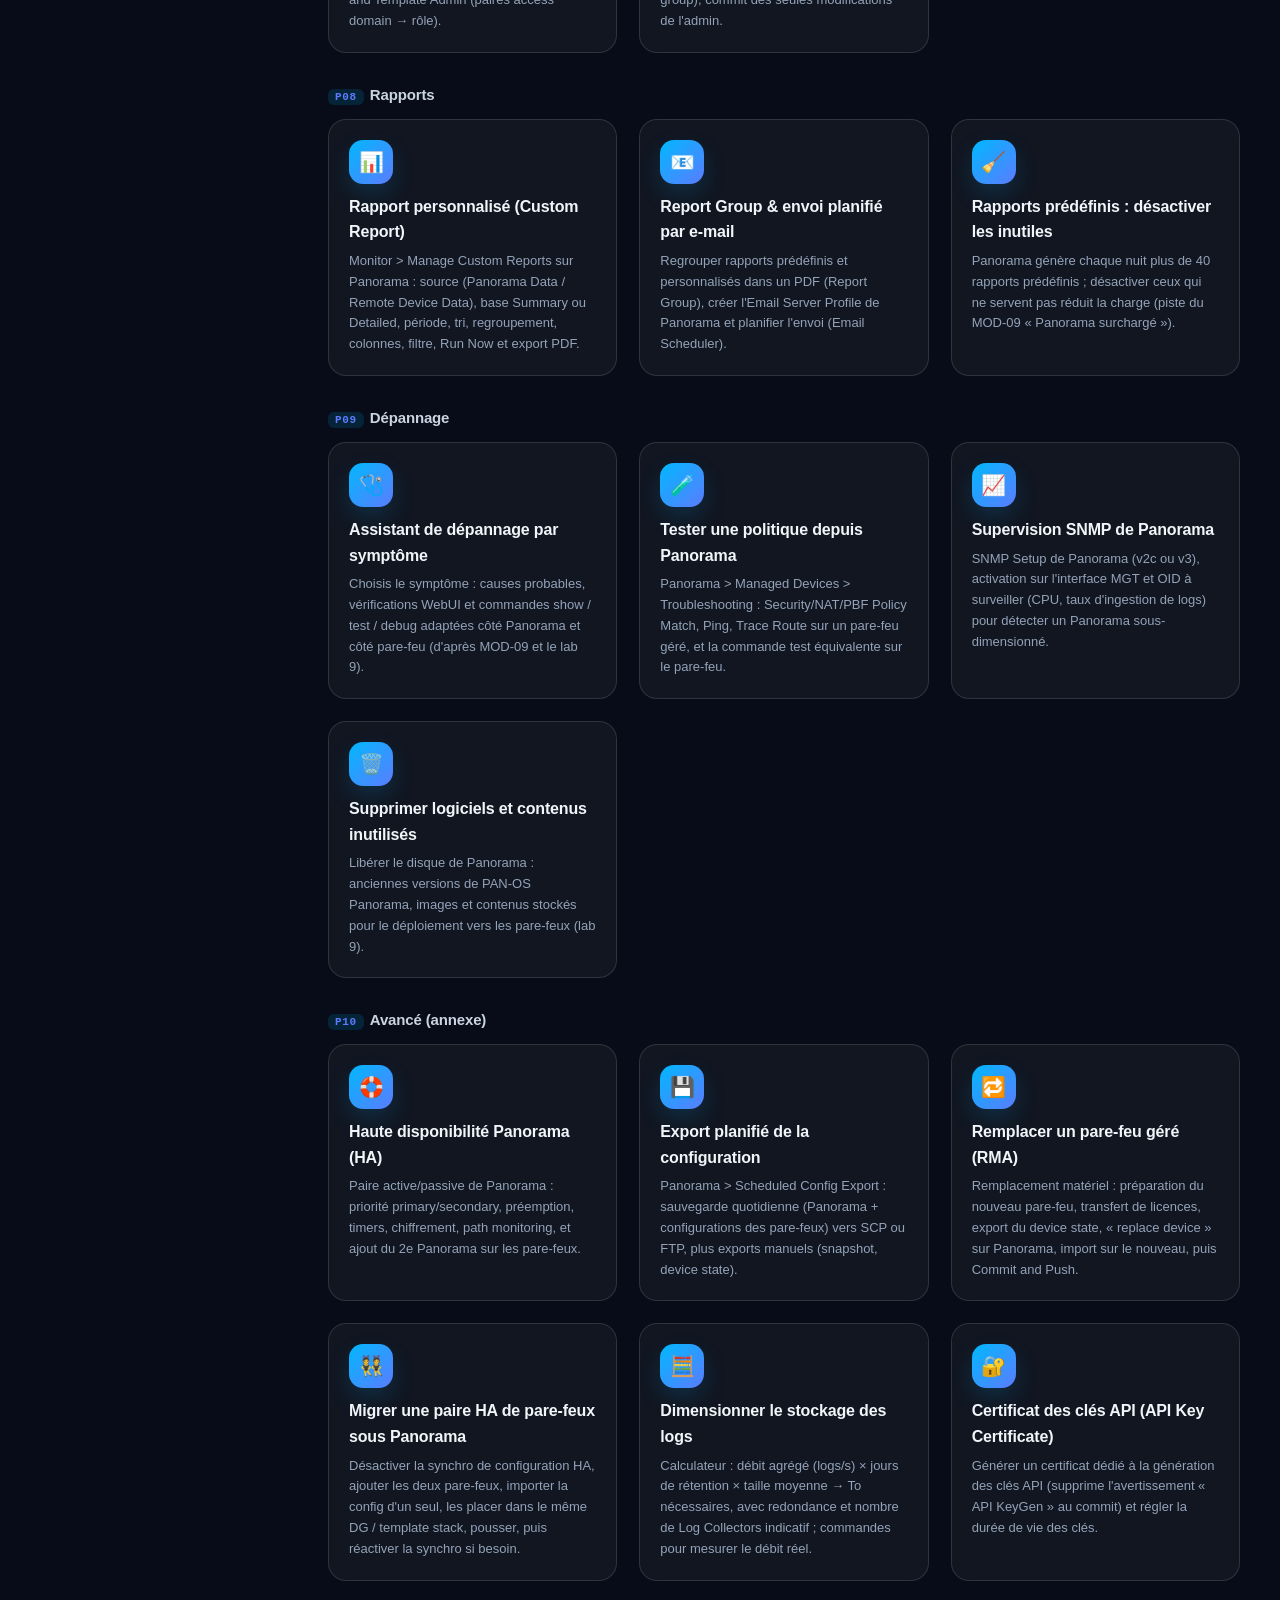
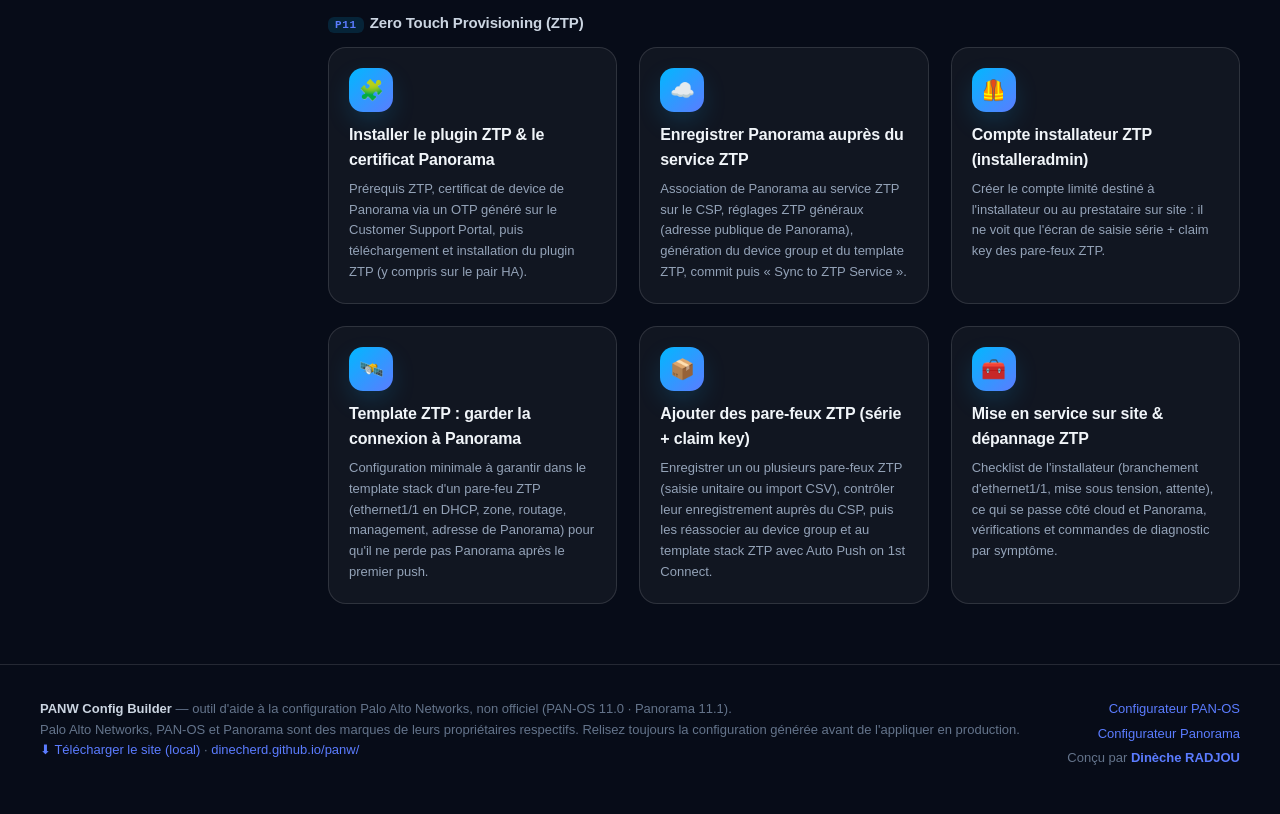
<file: pages/panorama-configurateur.html>
<!doctype html>
<html lang="fr">
<head>
<meta charset="utf-8">
<meta name="viewport" content="width=device-width,initial-scale=1">
<title>Configurateur Panorama · PANW Config Builder</title>
<meta name="description" content="Configurateur Panorama 11.1 : renseigne tes informations, obtiens le pas-à-pas WebUI Panorama avec validation, la CLI prête à coller et les commandes de push vers les pare-feux.">
<link rel="stylesheet" href="../assets/css/style.css">
<link rel="stylesheet" href="../assets/css/configurateur.css">
<link rel="stylesheet" href="../assets/css/panorama.css">
</head>
<body data-root="../" data-page="pano-cfg" data-product="panorama">
<div id="site-nav"></div>
<main class="wrap cfg-app" id="cfg-app">
  <aside class="cfg-sidebar">
    <input type="text" id="cfg-search" placeholder="🔎 Rechercher (template, device group, logs…)" aria-label="Rechercher un module">
    <nav id="cfg-side" aria-label="Modules"></nav>
  </aside>
  <div id="cfg-main" class="cfg-mainc"></div>
</main>
<div id="site-foot"></div>
<script src="../assets/js/common.js"></script>
<script src="../assets/js/engine.js"></script>
<script src="../assets/js/panorama/p01-p03.js"></script>
<script src="../assets/js/panorama/p04-p06.js"></script>
<script src="../assets/js/panorama/p07-p10.js"></script>
<script src="../assets/js/panorama/p11-ztp.js"></script>
<script src="../assets/js/panorama/scenarios.js"></script>
</body>
</html>
</file>
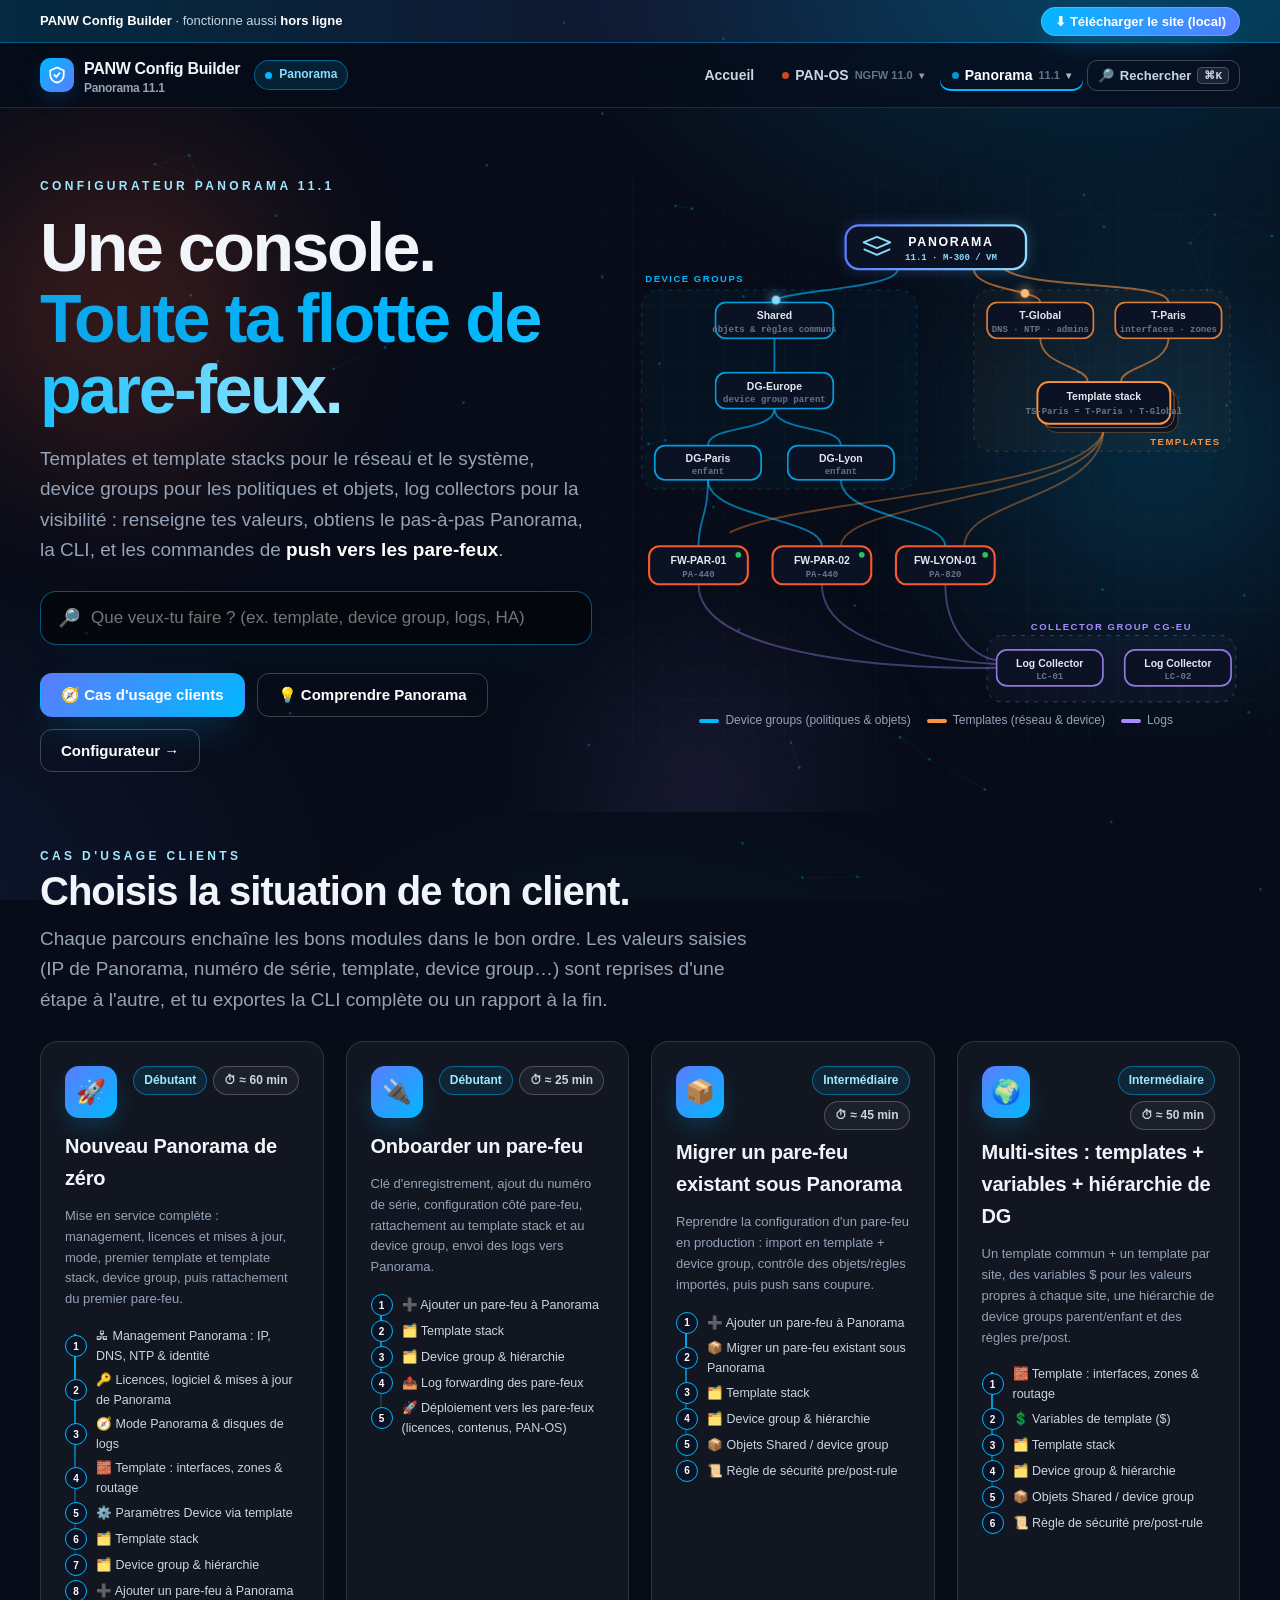
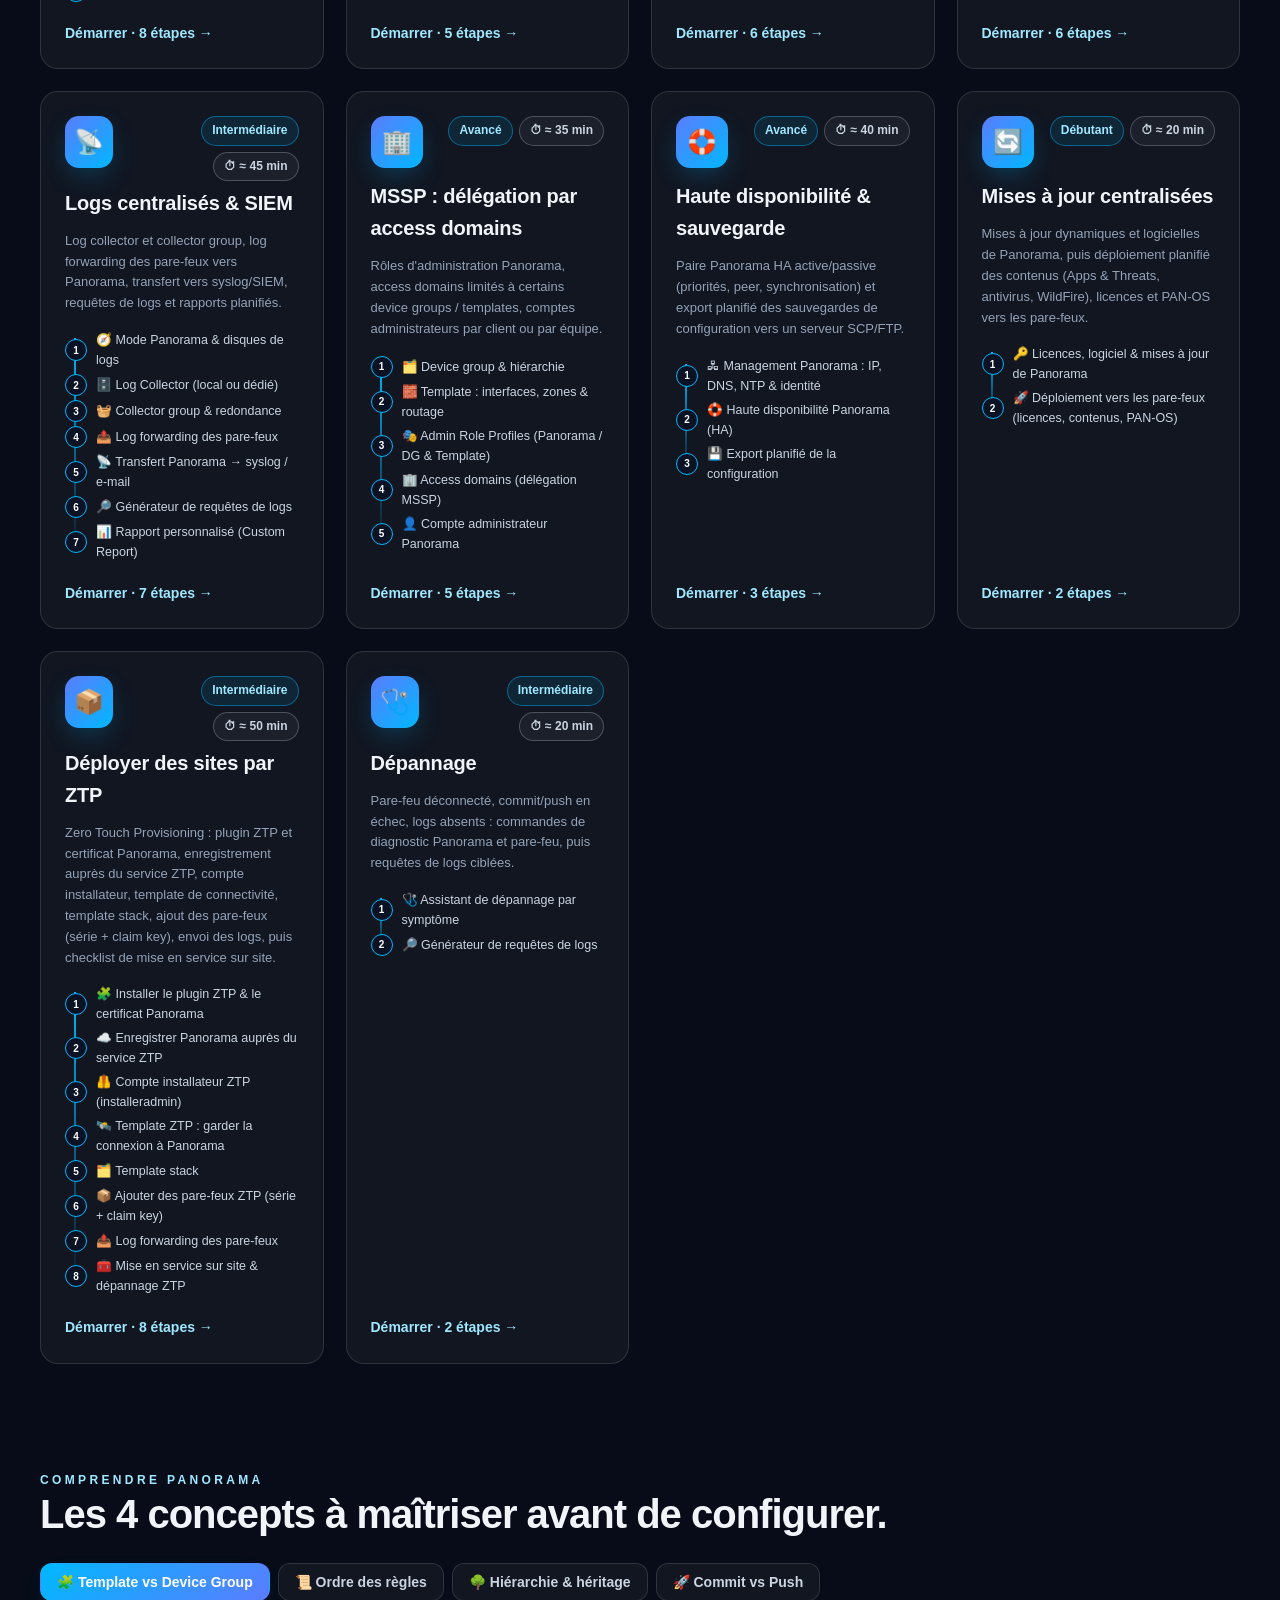
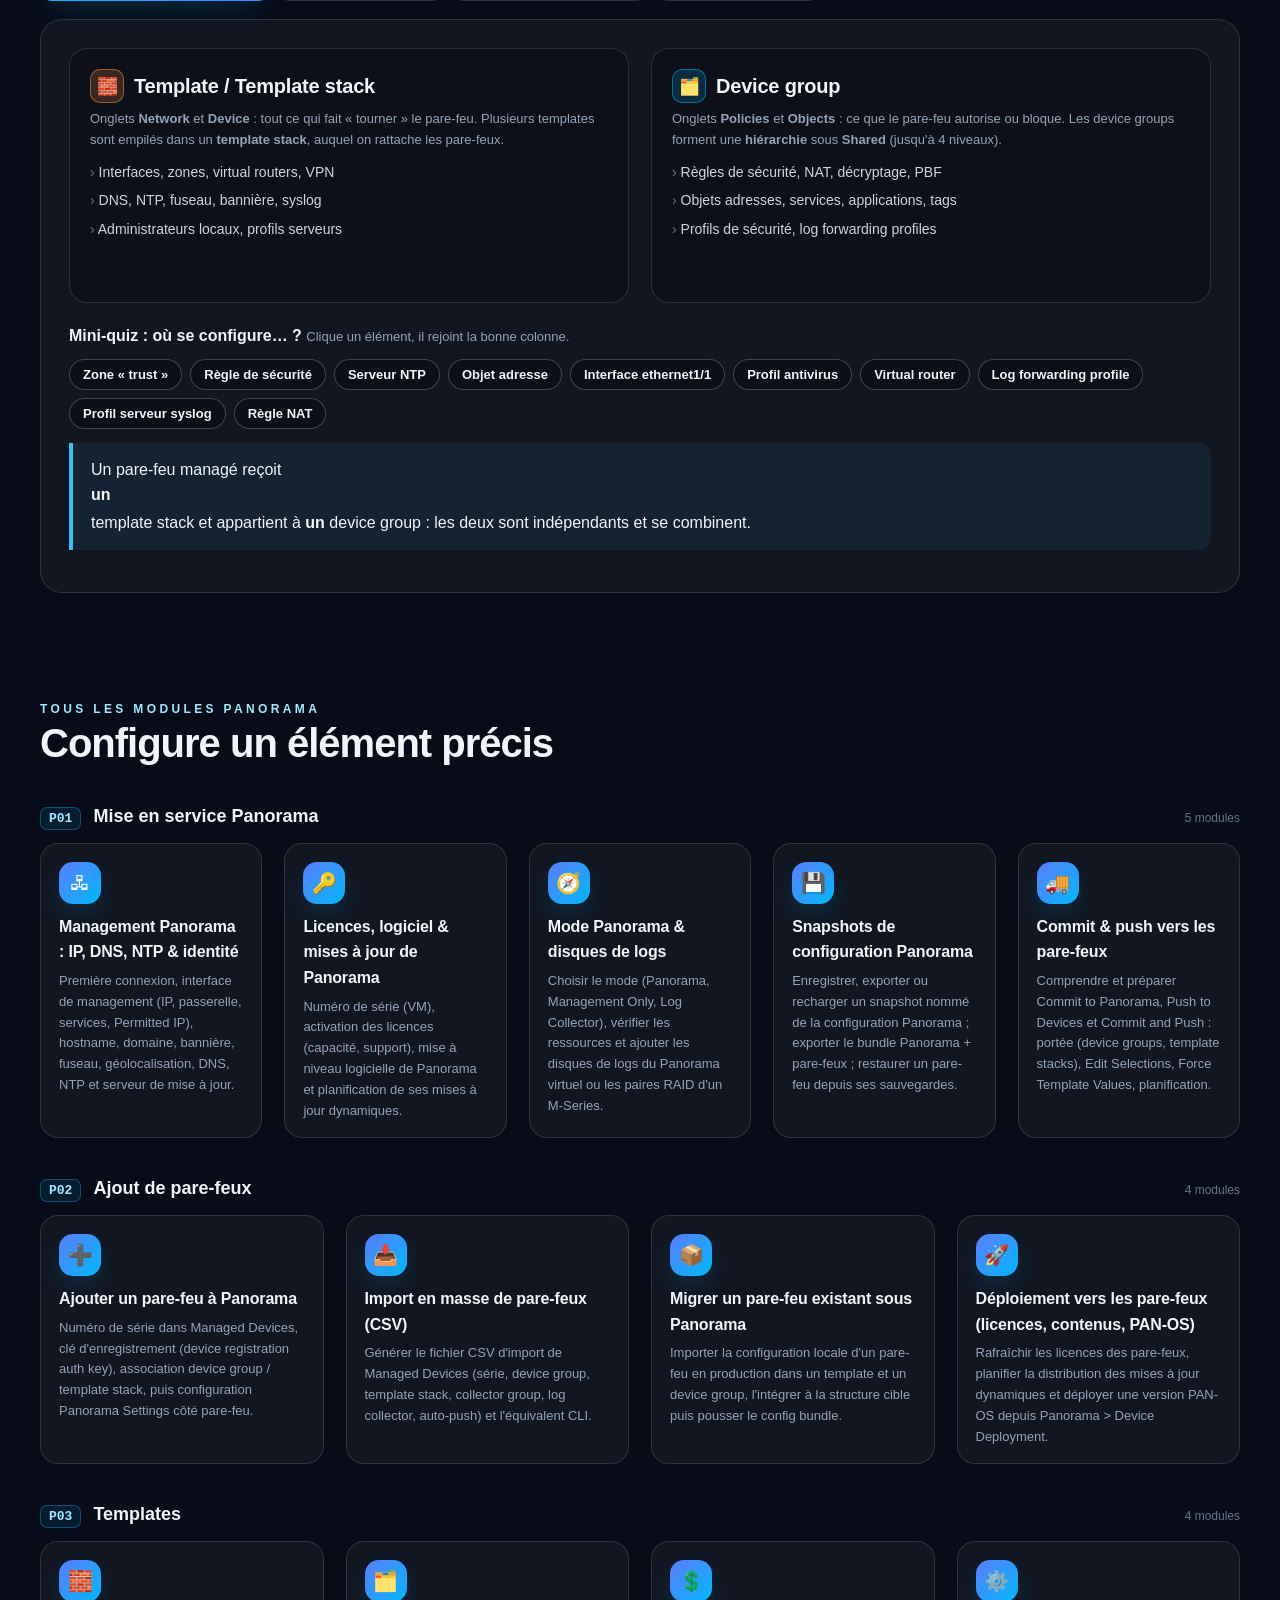
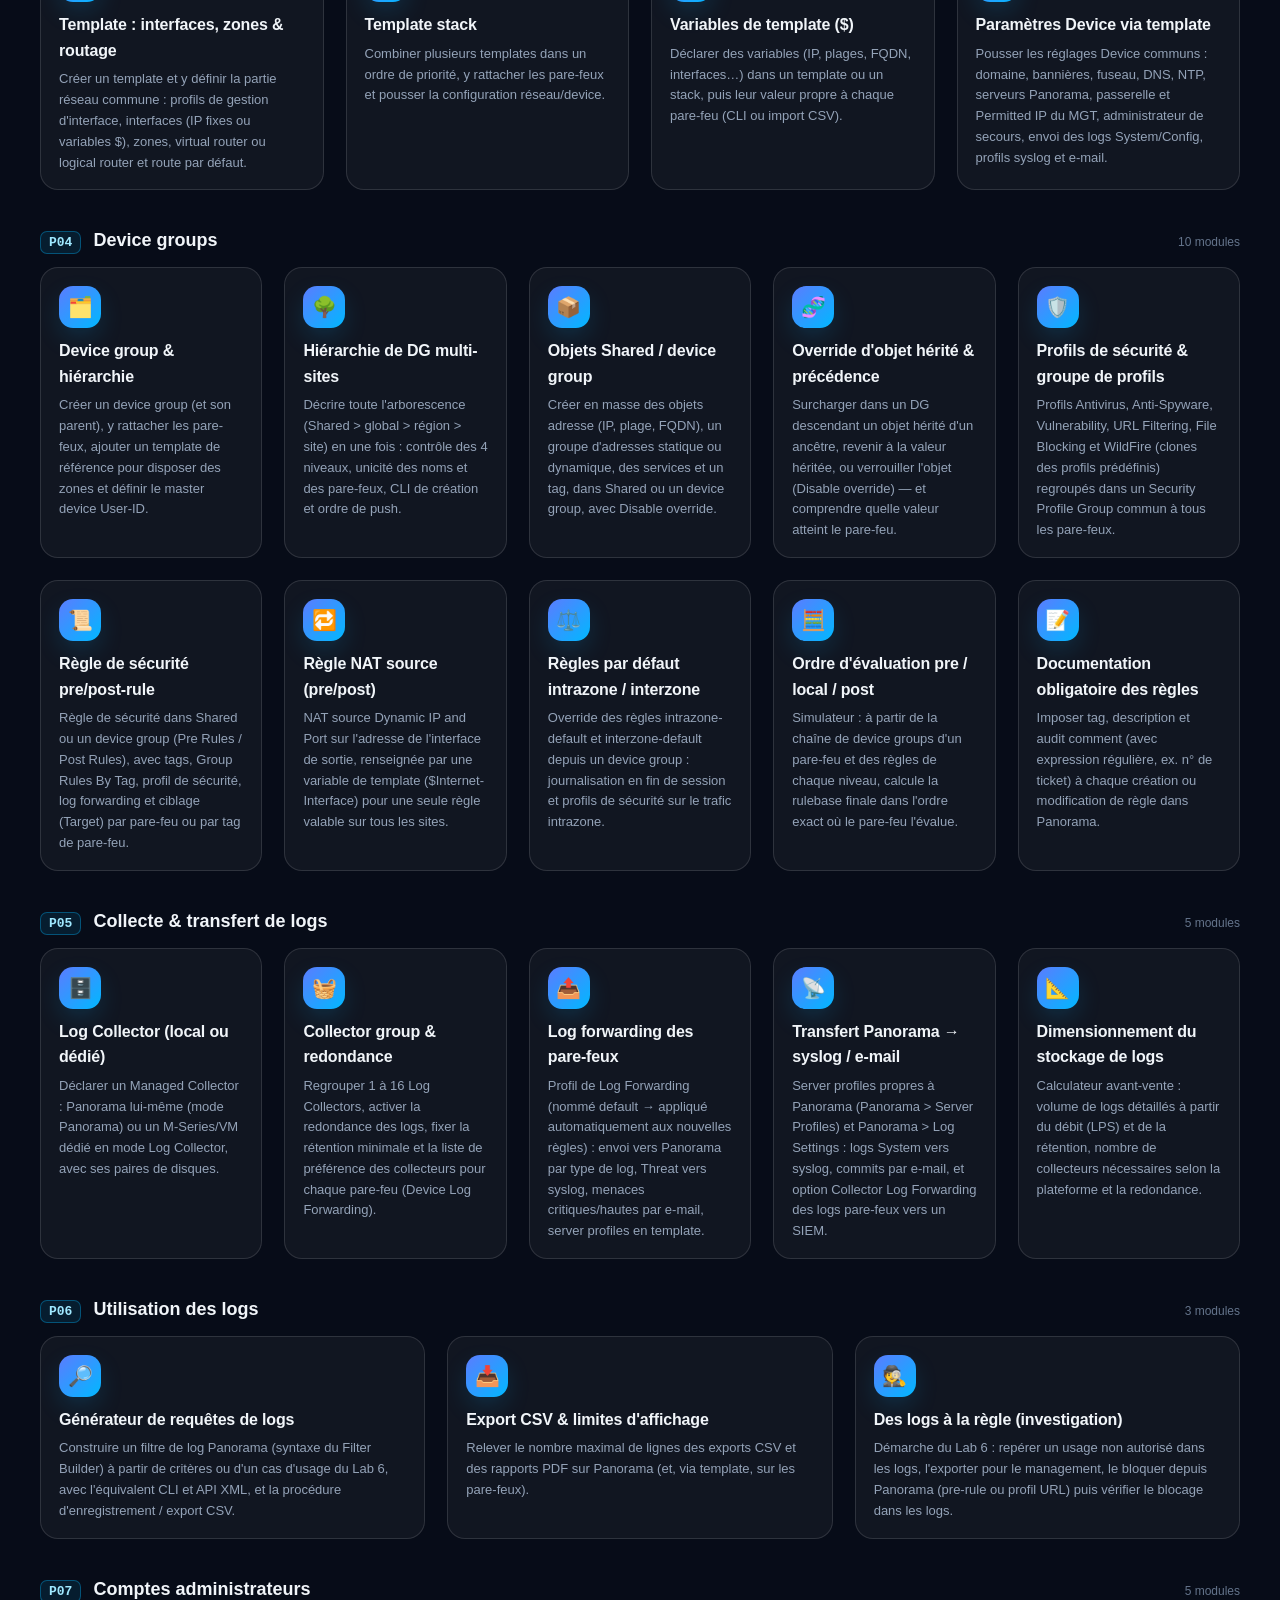
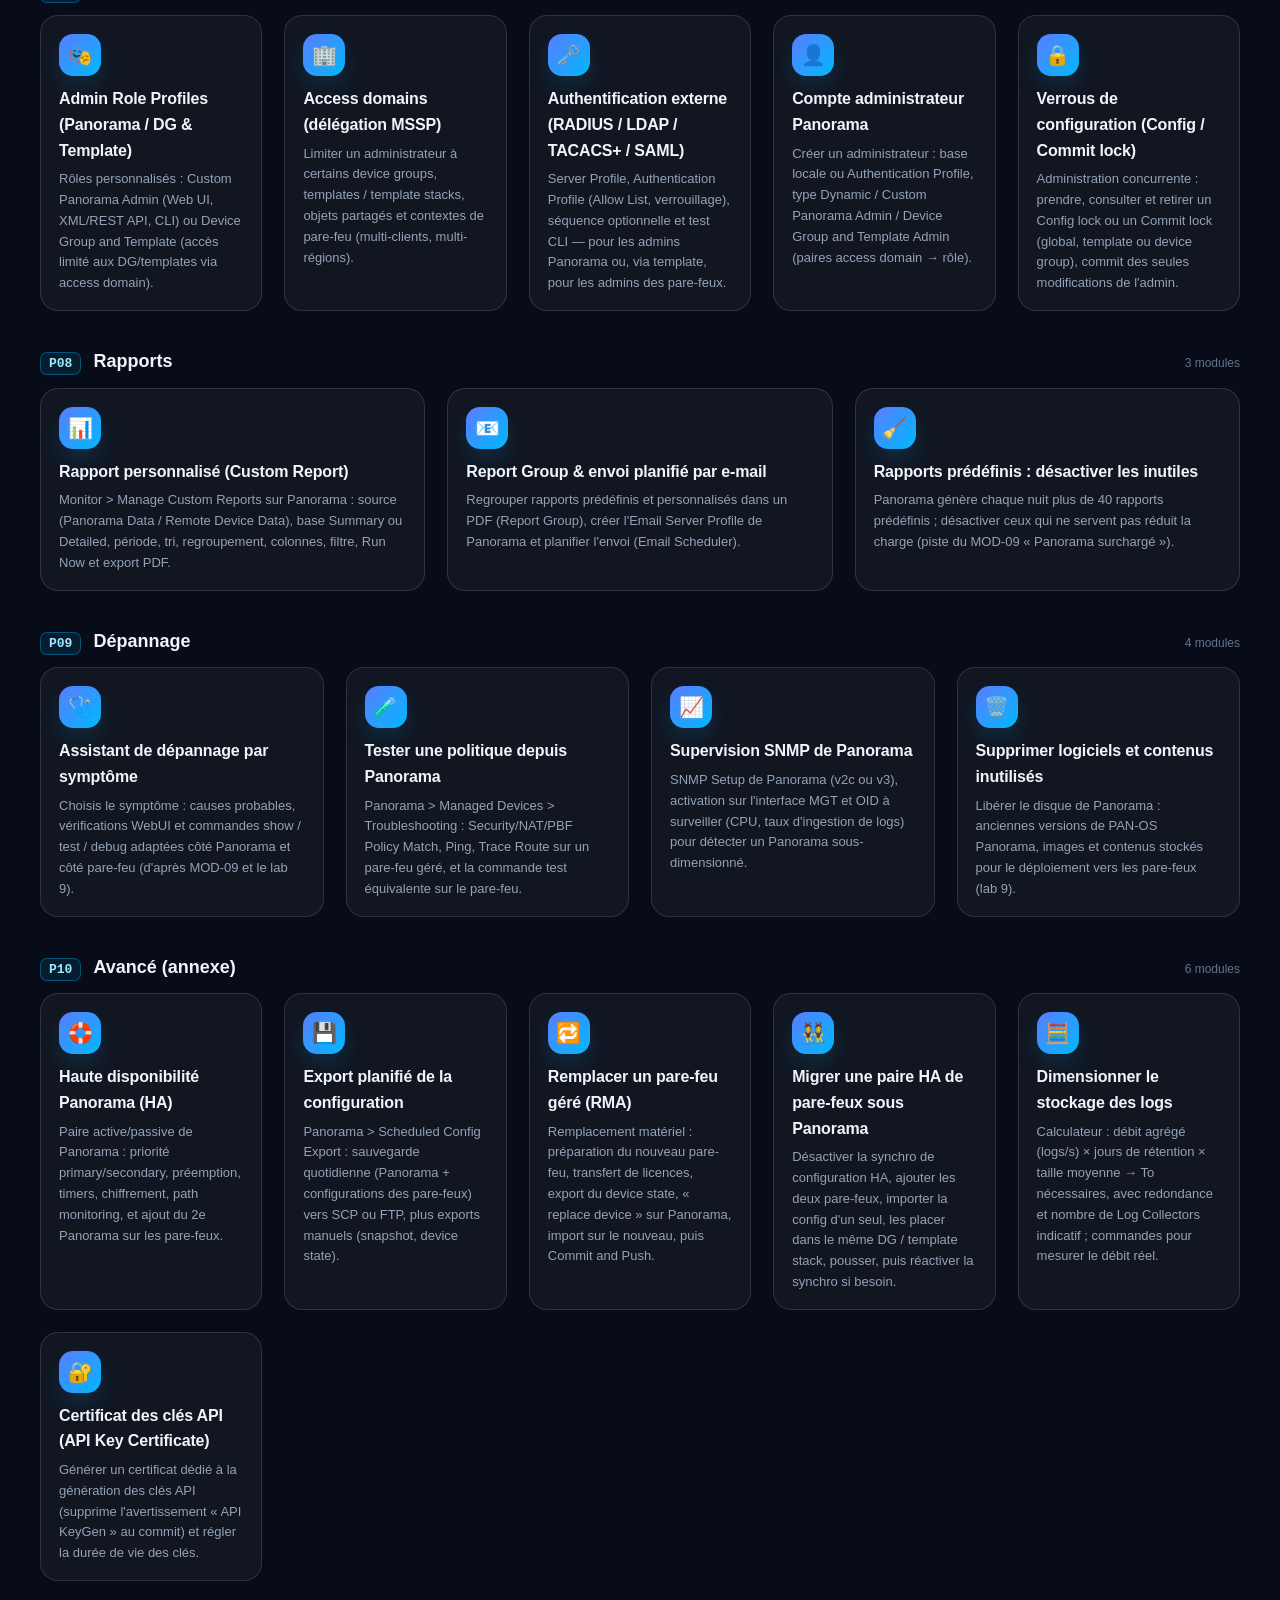
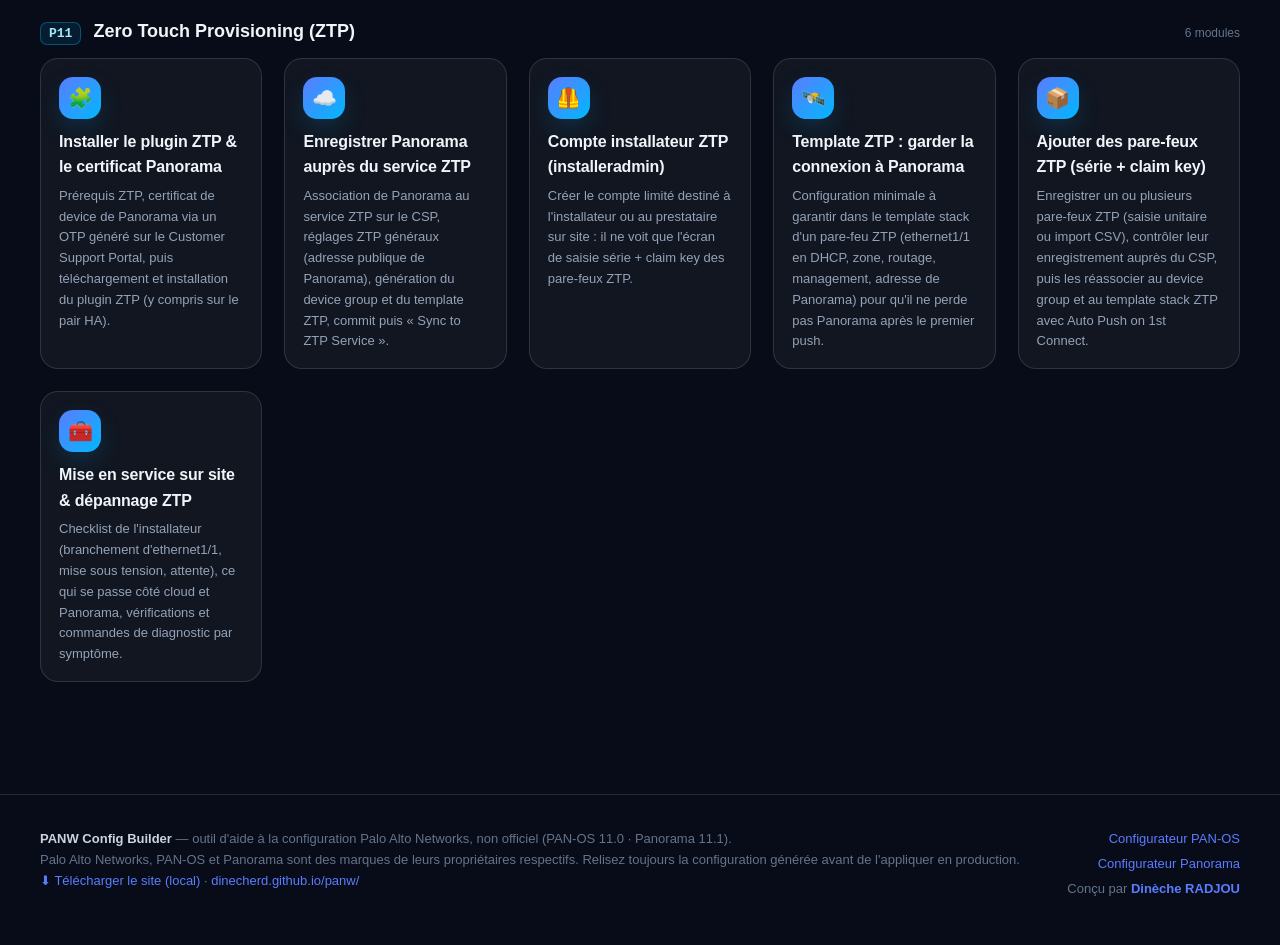
<file: pages/panorama.html>
<!doctype html>
<html lang="fr">
<head>
<meta charset="utf-8">
<meta name="viewport" content="width=device-width,initial-scale=1">
<title>Panorama 11.1 · PANW Config Builder</title>
<meta name="description" content="Panorama 11.1 : cas d'usage clients guidés, concepts clés expliqués (templates, device groups, ordre des règles, héritage, commit et push) et tous les modules de configuration Panorama.">
<link rel="stylesheet" href="../assets/css/style.css">
<link rel="stylesheet" href="../assets/css/hub.css">
<link rel="stylesheet" href="../assets/css/panorama.css">
</head>
<body data-root="../" data-page="panorama" data-product="panorama">
<div id="site-nav"></div>

<div class="pn">
<!-- ================= HERO ================= -->
<header class="pn-hero" id="hero">
  <div class="hub-aurora" id="aurora" aria-hidden="true"><i></i><i></i><i></i></div>
  <div class="wrap">
    <div>
      <span class="kicker fade-up">Configurateur Panorama 11.1</span>
      <h1 class="fade-up" style="animation-delay:80ms">Une console.<br><span class="grad-cy">Toute ta flotte de pare‑feux.</span></h1>
      <p class="lead fade-up" style="animation-delay:160ms">Templates et template stacks pour le réseau et le système, device groups pour les politiques et objets, log collectors pour la visibilité : renseigne tes valeurs, obtiens le pas-à-pas Panorama, la CLI, et les commandes de <b style="color:#fff">push vers les pare-feux</b>.</p>
      <div class="pn-search fade-up" style="animation-delay:240ms">
        <input type="text" id="hs" placeholder="Que veux-tu faire ? (ex. template, device group, logs, HA)" aria-label="Rechercher un module ou un parcours Panorama" autocomplete="off" role="combobox" aria-expanded="false" aria-controls="hsug">
        <div class="pn-sug" id="hsug" role="listbox"></div>
      </div>
      <div class="hub-cta fade-up" style="animation-delay:320ms">
        <a class="btn cy" href="#usecases">🧭 Cas d'usage clients</a>
        <a class="btn ghost" href="#concepts">💡 Comprendre Panorama</a>
        <a class="btn ghost" href="panorama-configurateur.html">Configurateur →</a>
      </div>
    </div>
    <div class="fade-up" style="animation-delay:200ms">
      <div class="pn-scene"><svg id="scene" viewBox="0 0 640 520" role="img" aria-label="Schéma animé de la hiérarchie Panorama : Shared, device groups parent et enfants, templates regroupés en template stack, pare-feux managés et logs envoyés vers un collector group."></svg></div>
      <div class="pn-legend" aria-hidden="true">
        <span><i style="background:#00B8FF"></i>Device groups (politiques & objets)</span>
        <span><i style="background:#FB923C"></i>Templates (réseau & device)</span>
        <span><i style="background:#A78BFA"></i>Logs</span>
      </div>
    </div>
  </div>
</header>

<!-- ================= CAS D'USAGE ================= -->
<section id="usecases" style="padding-top:30px">
  <div class="wrap">
    <span class="kicker" data-reveal>Cas d'usage clients</span>
    <h2 data-reveal>Choisis la situation de ton client.</h2>
    <p class="lead" data-reveal>Chaque parcours enchaîne les bons modules dans le bon ordre. Les valeurs saisies (IP de Panorama, numéro de série, template, device group…) sont reprises d'une étape à l'autre, et tu exportes la CLI complète ou un rapport à la fin.</p>
    <div class="grid g3 pk-grid" id="pk-grid"></div>
  </div>
</section>

<!-- ================= CONCEPTS ================= -->
<section id="concepts" style="padding-top:30px">
  <div class="wrap">
    <span class="kicker" data-reveal>Comprendre Panorama</span>
    <h2 data-reveal>Les 4 concepts à maîtriser avant de configurer.</h2>
    <div class="pn-tabs" role="tablist" aria-label="Concepts Panorama" data-reveal>
      <button role="tab" id="t-tvd" aria-controls="c-tvd" aria-selected="true">🧩 Template vs Device Group</button>
      <button role="tab" id="t-ord" aria-controls="c-ord" aria-selected="false" tabindex="-1">📜 Ordre des règles</button>
      <button role="tab" id="t-hie" aria-controls="c-hie" aria-selected="false" tabindex="-1">🌳 Hiérarchie & héritage</button>
      <button role="tab" id="t-cmt" aria-controls="c-cmt" aria-selected="false" tabindex="-1">🚀 Commit vs Push</button>
    </div>

    <!-- 1. Template vs DG -->
    <div class="pn-panel" role="tabpanel" id="c-tvd" aria-labelledby="t-tvd">
      <div class="pn-two">
        <div class="pn-col tpl" id="col-tpl">
          <h3><i>🧱</i>Template / Template stack</h3>
          <p class="mut small">Onglets <b>Network</b> et <b>Device</b> : tout ce qui fait « tourner » le pare-feu. Plusieurs templates sont empilés dans un <b>template stack</b>, auquel on rattache les pare-feux.</p>
          <ul><li>Interfaces, zones, virtual routers, VPN</li><li>DNS, NTP, fuseau, bannière, syslog</li><li>Administrateurs locaux, profils serveurs</li></ul>
          <div class="drop" id="drop-tpl" aria-live="polite"></div>
        </div>
        <div class="pn-col dg" id="col-dg">
          <h3><i>🗂️</i>Device group</h3>
          <p class="mut small">Onglets <b>Policies</b> et <b>Objects</b> : ce que le pare-feu autorise ou bloque. Les device groups forment une <b>hiérarchie</b> sous <b>Shared</b> (jusqu'à 4 niveaux).</p>
          <ul><li>Règles de sécurité, NAT, décryptage, PBF</li><li>Objets adresses, services, applications, tags</li><li>Profils de sécurité, log forwarding profiles</li></ul>
          <div class="drop" id="drop-dg" aria-live="polite"></div>
        </div>
      </div>
      <div class="pn-q">
        <b>Mini-quiz : où se configure… ?</b> <span class="mut small">Clique un élément, il rejoint la bonne colonne.</span>
        <div class="opts" id="quiz"></div>
        <div class="pn-expl callout" id="quiz-expl">Un pare-feu managé reçoit <b>un</b> template stack et appartient à <b>un</b> device group : les deux sont indépendants et se combinent.</div>
      </div>
    </div>

    <!-- 2. Ordre des règles -->
    <div class="pn-panel" role="tabpanel" id="c-ord" aria-labelledby="t-ord" hidden>
      <div class="pn-order">
        <div style="position:relative">
          <ul class="pn-rules" id="rules">
            <li class="pre" data-i="0">Pre-rules Shared<small>Panorama</small></li>
            <li class="pre" data-i="1">Pre-rules DG parent (DG-Europe)<small>Panorama</small></li>
            <li class="pre" data-i="2">Pre-rules DG enfant (DG-Paris)<small>Panorama</small></li>
            <li class="loc" data-i="3">Règles locales du pare-feu<small>Pare-feu</small></li>
            <li class="post" data-i="4">Post-rules DG enfant (DG-Paris)<small>Panorama</small></li>
            <li class="post" data-i="5">Post-rules DG parent (DG-Europe)<small>Panorama</small></li>
            <li class="post" data-i="6">Post-rules Shared<small>Panorama</small></li>
            <li class="def" data-i="7">Règles par défaut (intrazone / interzone)<small>Défaut</small></li>
          </ul>
          <span class="pn-pkt" id="pkt" aria-hidden="true"></span>
        </div>
        <div>
          <h3>Du haut vers le bas, première règle qui matche</h3>
          <p class="mut">Le pare-feu évalue un ensemble <b>unique</b> de règles : les pre-rules poussées par Panorama passent <b>avant</b> les règles locales, les post-rules <b>après</b>. Pour les pre-rules, Shared puis parent puis enfant ; pour les post-rules, l'ordre s'inverse (enfant, parent, Shared).</p>
          <p class="mut small" style="margin-top:12px">1. Clique la couche qui contient la règle correspondant au flux. 2. Envoie un paquet.</p>
          <div class="pn-ctrl" style="margin-top:12px"><button class="btn cy sm" id="send">▶ Envoyer un paquet</button></div>
          <div class="callout pn-expl" id="ord-expl" aria-live="polite">Astuce : les <b>pre-rules</b> servent aux règles imposées (blocages globaux), les <b>post-rules</b> aux règles « filet » avant le deny par défaut. Un admin local ne peut pas modifier les règles poussées par Panorama.</div>
        </div>
      </div>
    </div>

    <!-- 3. Hiérarchie & héritage -->
    <div class="pn-panel" role="tabpanel" id="c-hie" aria-labelledby="t-hie" hidden>
      <div class="pn-two">
        <div>
          <h3>Device groups : l'héritage descend</h3>
          <p class="mut small">Clique un niveau pour y créer l'objet <code>addr-DNS-Interne</code> : il est visible dans ce device group et <b>tous ses descendants</b>, jamais chez les parents ni les frères.</p>
          <div class="pn-tree" id="tree" style="margin-top:16px"></div>
          <div class="row" style="margin-top:14px;gap:16px">
            <label class="row" style="margin:0;gap:6px;font-weight:650"><input type="checkbox" id="ovr"> DG-Paris fait un override</label>
            <label class="row" style="margin:0;gap:6px;font-weight:650"><input type="checkbox" id="dis"> Disable override</label>
          </div>
          <div class="callout pn-expl" id="hie-expl" aria-live="polite"></div>
        </div>
        <div>
          <h3>Template stack : le plus haut gagne</h3>
          <p class="mut small">Pour chaque paramètre, le pare-feu reçoit la valeur du template <b>le plus haut</b> du stack qui la définit. Les <b>variables $</b> permettent ensuite une valeur différente par pare-feu.</p>
          <div class="pn-stack" id="stack" style="margin-top:16px"></div>
          <div class="pn-ctrl" style="margin-top:12px"><button class="btn sm" id="swap">⇅ Inverser l'ordre du stack</button></div>
          <div class="pn-result" id="stack-res" aria-live="polite"></div>
        </div>
      </div>
    </div>

    <!-- 4. Commit vs Push -->
    <div class="pn-panel" role="tabpanel" id="c-cmt" aria-labelledby="t-cmt" hidden>
      <h3>Deux étapes : enregistrer sur Panorama, puis pousser</h3>
      <p class="mut">Un <b>Commit to Panorama</b> valide la configuration candidate dans la running config de Panorama — rien ne change encore sur les pare-feux. Le <b>Push to Devices</b> envoie device groups et template stacks aux pare-feux choisis (portée « Edit Selections »). <b>Commit and Push</b> enchaîne les deux.</p>
      <div class="pn-flow" aria-live="polite">
        <div class="pn-box" id="bx-cand"><span class="bi">✏️</span><b>Config candidate</b><small>Panorama</small><span class="st" id="st-cand">à jour</span></div>
        <div class="pn-arrow" id="ar1"><i></i></div>
        <div class="pn-box" id="bx-run"><span class="bi">🛰️</span><b>Running config</b><small>Panorama</small><span class="st okk" id="st-run">v1</span></div>
        <div class="pn-arrow" id="ar2"><i></i></div>
        <div class="pn-box" id="bx-fw"><span class="bi">🧱</span><b>Pare-feux managés</b><small>DG-Paris · TS-Paris</small><span class="st okk" id="st-fw">In sync</span></div>
      </div>
      <div class="pn-ctrl">
        <button class="btn sm" id="b-edit">✏️ Modifier une règle</button>
        <button class="btn sm" id="b-commit">Commit to Panorama</button>
        <button class="btn sm" id="b-push">Push to Devices</button>
        <button class="btn cy sm" id="b-cp">Commit and Push</button>
        <button class="btn ghost sm" id="b-rst">↺</button>
      </div>
      <div class="pn-log" id="cmt-log">Panorama > Commit : commence par modifier une règle.</div>
      <div class="callout warn" style="margin-top:14px"><b>Piège classique</b>Un pare-feu « Out of Sync » dans Panorama &gt; Managed Devices &gt; Summary signifie que la config de Panorama n'a pas encore été poussée. En CLI : <code>commit</code> puis <code>commit-all shared-policy device-group DG-Paris</code> / <code>commit-all template-stack name TS-Paris</code>.</div>
    </div>
  </div>
</section>

<!-- ================= MODULES ================= -->
<section id="modules" style="padding-top:30px">
  <div class="wrap">
    <span class="kicker" data-reveal>Tous les modules Panorama</span>
    <h2 data-reveal>Configure un élément précis</h2>
    <div id="dash"></div>
  </div>
</section>
</div>

<div id="site-foot"></div>
<script src="../assets/js/common.js"></script>
<script src="../assets/js/engine.js"></script>
<script src="../assets/js/panorama/p01-p03.js"></script>
<script src="../assets/js/panorama/p04-p06.js"></script>
<script src="../assets/js/panorama/p07-p10.js"></script>
<script src="../assets/js/panorama/p11-ztp.js"></script>
<script src="../assets/js/panorama/scenarios.js"></script>
<script>
(function () {
  const reduce = matchMedia("(prefers-reduced-motion: reduce)").matches;
  const fine = matchMedia("(pointer: fine)").matches;
  const esc = s => PAN.esc(s);
  const $ = id => document.getElementById(id);
  const C = PAN.cfg || { list: [], get: () => null, MODNAMES: {} };
  const CFG = "panorama-configurateur.html";

  /* ================= scène hiérarchie ================= */
  const N = [
    { x: 150, y: 112, w: 124, h: 38, t: "Shared", s: "objets & règles communs", k: "dg" },
    { x: 150, y: 186, w: 124, h: 38, t: "DG-Europe", s: "device group parent", k: "dg" },
    { x: 80, y: 262, w: 112, h: 36, t: "DG-Paris", s: "enfant", k: "dg" },
    { x: 220, y: 262, w: 112, h: 36, t: "DG-Lyon", s: "enfant", k: "dg" },
    { x: 430, y: 112, w: 112, h: 38, t: "T-Global", s: "DNS · NTP · admins", k: "tp" },
    { x: 565, y: 112, w: 112, h: 38, t: "T-Paris", s: "interfaces · zones", k: "tp" },
    { x: 70, y: 370, w: 104, h: 40, t: "FW-PAR-01", s: "PA-440", k: "fw" },
    { x: 200, y: 370, w: 104, h: 40, t: "FW-PAR-02", s: "PA-440", k: "fw" },
    { x: 330, y: 370, w: 104, h: 40, t: "FW-LYON-01", s: "PA-820", k: "fw" },
    { x: 440, y: 478, w: 112, h: 38, t: "Log Collector", s: "LC-01", k: "lc" },
    { x: 575, y: 478, w: 112, h: 38, t: "Log Collector", s: "LC-02", k: "lc" },
  ];
  const COL = { dg: "#00B8FF", tp: "#FB923C", fw: "#FA582D", lc: "#A78BFA" };
  const L = [
    ["M280 58 C280 80,150 80,150 93", "dg"], ["M150 131 V167", "dg"],
    ["M150 205 C150 230,80 222,80 244", "dg"], ["M150 205 C150 230,220 222,220 244", "dg"],
    ["M80 280 C80 320,70 320,70 350", "dg"], ["M80 280 C80 320,200 320,200 350", "dg"], ["M220 280 C220 320,330 320,330 350", "dg"],
    ["M360 58 C360 80,430 80,430 93", "tp"], ["M392 58 C420 80,565 70,565 93", "tp"],
    ["M430 131 C430 160,480 160,480 177", "tp"], ["M565 131 C565 160,515 160,515 177", "tp"],
    ["M497 224 C497 300,90 300,90 350", "tp", 1], ["M497 224 C497 300,220 300,220 350", "tp", 1], ["M497 224 C497 300,350 300,350 350", "tp", 1],
    ["M70 390 C70 470,300 480,384 478", "lc", 1], ["M200 390 C200 455,320 470,384 474", "lc", 1], ["M330 390 C330 440,360 466,384 470", "lc", 1],
  ];
  const CH = [
    ["M280 58 C280 80,150 80,150 93 V167 V205 C150 230,80 222,80 244 V280 C80 320,70 320,70 350", "#8BDCFF", 0],
    ["M280 58 C280 80,150 80,150 93 V167 V205 C150 230,220 222,220 244 V280 C220 320,330 320,330 350", "#8BDCFF", 1.4],
    ["M360 58 C360 80,430 80,430 93 V131 C430 160,480 160,480 177 L497 224 C497 300,220 300,220 350", "#FDBA74", .7],
    ["M392 58 C420 80,565 70,565 93 V131 C565 160,515 160,515 177 L497 224 C497 300,90 300,90 350", "#FDBA74", 2.1],
    ["M70 390 C70 470,300 480,384 478", "#C4B5FD", 1.1], ["M200 390 C200 455,320 470,384 474", "#C4B5FD", 1.8], ["M330 390 C330 440,360 466,384 470", "#C4B5FD", 2.5],
  ];
  let h = `<defs><linearGradient id="pn-g" x1="0" x2="1"><stop offset="0" stop-color="#5B7CFF"/><stop offset="1" stop-color="#8BDCFF"/></linearGradient>
    <pattern id="pn-grid" width="32" height="32" patternUnits="userSpaceOnUse"><path d="M32 0H0V32" fill="none" stroke="rgba(255,255,255,.045)"/></pattern></defs>
    <g class="ly" data-d="4"><rect x="-40" y="-40" width="720" height="600" fill="url(#pn-grid)"/>
      <rect x="10" y="80" width="290" height="210" rx="18" fill="rgba(0,184,255,.035)" stroke="rgba(0,184,255,.25)" stroke-dasharray="4 6"/>
      <text class="t-c" x="14" y="72" style="fill:#00B8FF">DEVICE GROUPS</text>
      <rect x="360" y="80" width="270" height="170" rx="18" fill="rgba(251,146,60,.035)" stroke="rgba(251,146,60,.25)" stroke-dasharray="4 6"/>
      <text class="t-c" x="620" y="243" text-anchor="end" style="fill:#FB923C">TEMPLATES</text>
      <rect x="374" y="444" width="262" height="70" rx="16" fill="rgba(167,139,250,.04)" stroke="rgba(167,139,250,.35)" stroke-dasharray="4 6"/>
      <text class="t-c" x="505" y="438" text-anchor="middle" style="fill:#A78BFA">COLLECTOR GROUP CG-EU</text></g>
    <g class="ly" data-d="9">${L.map((l, i) => `<path class="ln" style="animation-delay:${.3 + i * .07}s" d="${l[0]}" fill="none" stroke="${COL[l[1]]}" stroke-opacity="${l[2] ? .38 : .6}" stroke-width="2"${l[2] ? ' stroke-dasharray="4 6"' : ""}/>`).join("")}</g>
    <g class="ly" data-d="16">
      <g class="nd"><rect x="225" y="12" width="190" height="46" rx="14" fill="url(#pn-g)" opacity=".3" class="glow" style="filter:blur(8px)"/>
        <rect x="225" y="12" width="190" height="46" rx="14" fill="#0B1224" stroke="url(#pn-g)" stroke-width="2.4"/>
        <g fill="none" stroke="#8BDCFF" stroke-width="2" stroke-linejoin="round"><path d="m258 24 14 6-14 6-14-6z"/><path d="m244 37 14 6 14-6"/></g>
        <text x="336" y="34" text-anchor="middle" style="font:900 13px var(--font);letter-spacing:.14em;fill:#fff">PANORAMA</text>
        <text class="t-s" x="336" y="48" text-anchor="middle" style="fill:#8BDCFF">11.1 · M-300 / VM</text></g>
      <g class="nd" style="animation-delay:.9s">
        <rect x="435" y="186" width="140" height="44" rx="12" fill="#0B1224" stroke="#FB923C" stroke-opacity=".35"/>
        <rect x="431" y="181" width="140" height="44" rx="12" fill="#0B1224" stroke="#FB923C" stroke-opacity=".6"/>
        <rect x="427" y="177" width="140" height="44" rx="12" fill="#0B1224" stroke="#FB923C" stroke-width="2"/>
        <text x="497" y="196" text-anchor="middle">Template stack</text><text class="t-s" x="497" y="211" text-anchor="middle">TS-Paris = T-Paris › T-Global</text></g>
      ${N.map((n, i) => `<g class="nd" style="animation-delay:${.2 + i * .08}s">
        <rect x="${n.x - n.w / 2}" y="${n.y - n.h / 2}" width="${n.w}" height="${n.h}" rx="11" fill="#0B1224" stroke="${COL[n.k]}" stroke-width="${n.k === "fw" ? 2.2 : 1.8}"${n.k === "fw" ? "" : ' stroke-opacity=".85"'}/>
        ${n.k === "fw" ? `<circle cx="${n.x + n.w / 2 - 10}" cy="${n.y - n.h / 2 + 9}" r="3" fill="#22C55E" class="glow" style="animation-delay:${i * .3}s"/>` : ""}
        <text x="${n.x}" y="${n.y - 1}" text-anchor="middle">${n.t}</text><text class="t-s" x="${n.x}" y="${n.y + 12}" text-anchor="middle">${n.s}</text></g>`).join("")}
    </g>`;
  if (!reduce) h += `<g>${CH.map(c => `<circle r="4.5" fill="${c[1]}" visibility="hidden" style="filter:drop-shadow(0 0 6px ${c[1]})"><set attributeName="visibility" to="visible" begin="${1.8 + c[2]}s"/><animateMotion dur="${c[1] === "#C4B5FD" ? 2.2 : 3.6}s" begin="${1.8 + c[2]}s" repeatCount="indefinite" path="${c[0]}"/></circle>`).join("")}</g>`;
  $("scene").innerHTML = h;
  if (!reduce) {
    const hero = $("hero"), layers = $("scene").querySelectorAll(".ly"), aur = $("aurora");
    if (fine) hero.addEventListener("pointermove", e => {
      const r = hero.getBoundingClientRect(), x = (e.clientX - r.left) / r.width - .5, y = (e.clientY - r.top) / r.height - .5;
      layers.forEach(l => { l.style.transform = `translate(${-x * l.dataset.d}px,${-y * l.dataset.d}px)`; });
    });
    let tk = false;
    addEventListener("scroll", () => { if (tk) return; tk = true; requestAnimationFrame(() => { tk = false; if (scrollY < innerHeight * 1.2) aur.style.transform = `translateY(${scrollY * .35}px)`; }); }, { passive: true });
  }

  /* ================= cas d'usage ================= */
  let S = C.scenarios || C.scenarioList || [];
  if (typeof S === "function") { try { S = S(); } catch (e) { S = []; } }
  if (S && !Array.isArray(S)) S = Object.values(S);
  S = (S || []).filter(s => s && s.id && Array.isArray(s.steps));
  if (!S.length) S = PAN.panoramaScenarios || [];
  const scLink = s => `${CFG}#parcours=${encodeURIComponent(s.id)}`;
  $("pk-grid").innerHTML = S.length ? S.map((s, i) => `
    <a class="card hover pk-card" href="${scLink(s)}" data-reveal data-delay="${(i % 3) * 90}">
      <span class="spot"></span>
      <div class="pk-top"><div class="ico">${s.icon || "🧭"}</div>
        <div class="pk-meta">${s.level ? `<span class="badge or">${esc(s.level)}</span>` : ""}${s.duration ? `<span class="badge">⏱ ${esc(s.duration)}</span>` : ""}</div></div>
      <h3>${esc(s.title)}</h3><p class="mut small">${esc(s.desc || "")}</p>
      <ol class="pk-steps">${s.steps.map(id => { const d = C.get && C.get(id); return `<li>${d ? (d.icon || "⚙️") + " " + esc(d.title) : esc(id)}</li>`; }).join("")}</ol>
      <span class="pk-go">Démarrer · ${s.steps.length} étape${s.steps.length > 1 ? "s" : ""} →</span>
    </a>`).join("") : `<div class="pn-empty">Les parcours guidés arrivent bientôt.</div>`;

  /* ================= onglets ================= */
  const tabs = [...document.querySelectorAll('.pn-tabs [role="tab"]')];
  const sel = t => {
    tabs.forEach(b => { const on = b === t; b.setAttribute("aria-selected", on); b.tabIndex = on ? 0 : -1; $(b.getAttribute("aria-controls")).hidden = !on; });
    if (t.id === "t-ord") placePkt(-1);
  };
  tabs.forEach((b, i) => {
    b.addEventListener("click", () => sel(b));
    b.addEventListener("keydown", e => {
      if (e.key !== "ArrowRight" && e.key !== "ArrowLeft") return;
      const n = tabs[(i + (e.key === "ArrowRight" ? 1 : -1) + tabs.length) % tabs.length]; n.focus(); sel(n);
    });
  });

  /* ---- 1. quiz Template vs DG ---- */
  const Q = [
    ["Zone « trust »", "tpl", "Les zones sont dans Network > Zones : c'est un réglage réseau, donc dans un template."],
    ["Règle de sécurité", "dg", "Policies > Security : les règles (pre ou post) vivent dans un device group ou dans Shared."],
    ["Serveur NTP", "tpl", "Device > Setup > Services : paramètre système, donc template (souvent un template commun « Global »)."],
    ["Objet adresse", "dg", "Objects > Addresses : objet de device group (ou Shared pour le rendre visible partout)."],
    ["Interface ethernet1/1", "tpl", "Network > Interfaces : template. Utilise une variable $ si l'IP change d'un site à l'autre."],
    ["Profil antivirus", "dg", "Objects > Security Profiles : objet de device group, référencé par les règles."],
    ["Virtual router", "tpl", "Network > Virtual Routers : template."],
    ["Log forwarding profile", "dg", "Objects > Log Forwarding : objet de device group, à attacher aux règles de sécurité."],
    ["Profil serveur syslog", "tpl", "Device > Server Profiles > Syslog côté pare-feu : template. (Côté Panorama lui-même : onglet Panorama.)"],
    ["Règle NAT", "dg", "Policies > NAT : device group, pre ou post-rule."],
  ];
  const quiz = $("quiz"), qe = $("quiz-expl");
  quiz.innerHTML = Q.map((q, i) => `<button type="button" data-i="${i}">${esc(q[0])}</button>`).join("");
  quiz.addEventListener("click", e => {
    const b = e.target.closest("button"); if (!b || b.classList.contains("ok")) return;
    const q = Q[+b.dataset.i], col = $(q[1] === "tpl" ? "col-tpl" : "col-dg");
    b.classList.add("ok"); b.disabled = true;
    $(q[1] === "tpl" ? "drop-tpl" : "drop-dg").insertAdjacentHTML("beforeend", `<span>${esc(q[0])}</span>`);
    document.querySelectorAll(".pn-col").forEach(c => c.classList.toggle("hit", c === col));
    qe.className = "pn-expl callout " + (q[1] === "tpl" ? "or" : "");
    qe.innerHTML = `<b>${esc(q[0])} → ${q[1] === "tpl" ? "Template" : "Device group"}</b>${esc(q[2])}`;
  });

  /* ---- 2. ordre des règles ---- */
  const rules = [...document.querySelectorAll("#rules li")], pkt = $("pkt"), oe = $("ord-expl");
  let pick = 3, busy = false;
  const mark = () => rules.forEach((r, i) => r.classList.toggle("pick", i === pick));
  function placePkt(i) {
    if (i < 0) { pkt.classList.remove("on"); return; }
    const r = rules[i]; pkt.style.top = (r.offsetTop + r.offsetHeight / 2 - 9) + "px"; pkt.classList.add("on");
  }
  mark();
  rules.forEach((r, i) => r.addEventListener("click", () => { if (busy) return; pick = i; rules.forEach(x => x.classList.remove("match", "skip", "scan")); mark(); placePkt(-1); }));
  const MSG = [
    "Bloqué ou autorisé dès la pre-rule Shared : idéal pour une politique imposée à toute la flotte (ex. blocage de pays, de catégories URL).",
    "Match dans la pre-rule du DG parent : la règle s'applique à tous les sites européens, avant toute règle plus spécifique.",
    "Match dans la pre-rule du DG enfant : spécifique à Paris, mais toujours prioritaire sur les règles locales.",
    "Match dans une règle locale du pare-feu : elle n'est évaluée qu'après toutes les pre-rules de Panorama.",
    "Match dans une post-rule du DG enfant : évaluée après les règles locales.",
    "Match dans une post-rule du DG parent.",
    "Match dans une post-rule Shared : typiquement une règle de deny explicite journalisée avant les règles par défaut.",
    "Aucune règle ne matche : les règles par défaut s'appliquent (intrazone autorisé, interzone refusé). Pense à surcharger leur journalisation !",
  ];
  $("send").addEventListener("click", () => {
    if (busy) return; busy = true;
    rules.forEach(x => x.classList.remove("match", "skip", "scan"));
    let i = 0;
    const step = () => {
      placePkt(i); rules[i].classList.add("scan");
      setTimeout(() => {
        rules[i].classList.remove("scan");
        if (i === pick) {
          rules[i].classList.add("match");
          rules.forEach((x, j) => { if (j > i) x.classList.add("skip"); });
          oe.className = "callout ok pn-expl"; oe.innerHTML = `<b>Règle trouvée à l'étape ${i + 1}/8</b>${esc(MSG[i])} Les couches suivantes ne sont pas évaluées.`;
          busy = false; return;
        }
        i++; step();
      }, reduce ? 60 : 480);
    };
    step();
  });
  addEventListener("resize", () => { if (pkt.classList.contains("on")) { const m = rules.findIndex(r => r.classList.contains("match")); if (m >= 0) placePkt(m); } });

  /* ---- 3. hiérarchie ---- */
  const T = [
    { id: "sh", n: "Shared", s: "racine", p: null }, { id: "eu", n: "DG-Europe", s: "niveau 1", p: "sh" },
    { id: "fr", n: "DG-France", s: "niveau 2", p: "eu" }, { id: "es", n: "DG-Espagne", s: "niveau 2", p: "eu" },
    { id: "pa", n: "DG-Paris", s: "niveau 3", p: "fr" }, { id: "ly", n: "DG-Lyon", s: "niveau 3", p: "fr" }, { id: "md", n: "DG-Madrid", s: "niveau 3", p: "es" },
  ];
  const LV = [["sh"], ["eu"], ["fr", "es"], ["pa", "ly", "md"]];
  const byT = Object.fromEntries(T.map(t => [t.id, t]));
  const anc = (id, a) => { for (let x = byT[id].p; x; x = byT[x].p) if (x === a) return true; return false; };
  $("tree").innerHTML = LV.map((lv, i) => (i ? '<div class="arr" aria-hidden="true">▼</div>' : "") + `<div class="lvl">${lv.map(id => `<button type="button" class="pn-node" data-id="${id}">${byT[id].n}<small>${byT[id].s}</small></button>`).join("")}</div>`).join("")
    + '<div class="arr" aria-hidden="true">▼</div><div class="lvl"><span class="pn-node fw" data-fw="pa">FW Paris<small>pare-feu</small></span><span class="pn-node fw" data-fw="ly">FW Lyon<small>pare-feu</small></span><span class="pn-node fw" data-fw="md">FW Madrid<small>pare-feu</small></span></div>';
  let own = "eu";
  const hie = () => {
    const ov = $("ovr").checked, dis = $("dis").checked;
    document.querySelectorAll("#tree .pn-node").forEach(el => {
      const id = el.dataset.id || el.dataset.fw, isFw = !!el.dataset.fw;
      const sees = id === own || anc(id, own);
      el.classList.remove("own", "inh", "no", "ovr");
      if (!isFw && id === own) el.classList.add("own");
      else if (sees) { el.classList.add("inh"); if (ov && !dis && id === "pa" && own !== "pa") el.classList.add("ovr"); }
      else el.classList.add("no");
    });
    const paSees = own === "pa" || anc("pa", own);
    let m = `<b>Objet créé dans ${byT[own].n}</b>Visible dans ${T.filter(t => t.id !== own && anc(t.id, own)).map(t => t.n).join(", ") || "aucun device group descendant"} et poussé sur les pare-feux concernés. `;
    if (ov && paSees && own !== "pa") m += dis ? "« Disable override » est coché : DG-Paris ne peut pas modifier la valeur héritée." : "DG-Paris a surchargé la valeur (bouton Override) : seuls Paris et ses descendants voient la nouvelle valeur ; « Revert » la rétablit.";
    else if (ov && !paSees) m += "DG-Paris n'hérite pas de cet objet : rien à surcharger.";
    m += " Un administrateur local du pare-feu ne peut jamais modifier un objet poussé par Panorama.";
    $("hie-expl").innerHTML = m;
  };
  $("tree").addEventListener("click", e => { const b = e.target.closest("button.pn-node"); if (b) { own = b.dataset.id; hie(); } });
  $("ovr").addEventListener("change", hie); $("dis").addEventListener("change", hie);
  hie();

  let ST = [
    { n: "T-Paris", v: { "NTP primaire": "10.1.1.1", "Interface ethernet1/1": "$ip-wan" } },
    { n: "T-Global", v: { "NTP primaire": "pool.ntp.org", "DNS primaire": "8.8.8.8", "Fuseau horaire": "Europe/Paris" } },
  ];
  const stackR = () => {
    $("stack").innerHTML = ST.map((t, i) => `<div class="tl${i === 0 ? " win" : ""}"><span class="rk">${i + 1}</span>${t.n}<code>${Object.entries(t.v).map(([k, v]) => k.split(" ")[0] + "=" + v).join(" · ")}</code></div>`).join("")
      + `<div class="tl" style="border-color:var(--line);background:rgba(0,0,0,.2);color:var(--mut)"><span class="rk" style="border-color:var(--line2)">▾</span>Pare-feu FW-PAR-01 <code style="color:var(--mut)">variable $ip-wan = 203.0.113.10/29</code></div>`;
    const keys = [...new Set(ST.flatMap(t => Object.keys(t.v)))];
    $("stack-res").innerHTML = keys.map(k => { const t = ST.find(x => k in x.v); let v = t.v[k]; if (v === "$ip-wan") v = "203.0.113.10/29 (variable)"; return `${esc(k)} = <b>${esc(v)}</b> <span style="color:var(--mut2)">← ${t.n}</span>`; }).join("<br>");
  };
  $("swap").addEventListener("click", () => {
    const els = [...$("stack").children].slice(0, 2);
    if (!reduce && els.length === 2) { const d = els[1].offsetTop - els[0].offsetTop; els[0].style.transform = `translateY(${d}px)`; els[1].style.transform = `translateY(${-d}px)`; setTimeout(() => { ST.reverse(); stackR(); }, 450); }
    else { ST.reverse(); stackR(); }
  });
  stackR();

  /* ---- 4. commit vs push ---- */
  const cs = { cand: 0, run: 1, fw: 1, edits: 0 };
  const lg = $("cmt-log");
  const setSt = (id, txt, cls) => { const e = $(id); e.textContent = txt; e.className = "st " + cls; };
  const flash = id => { const b = $(id); b.classList.remove("flash"); void b.offsetWidth; b.classList.add("flash"); setTimeout(() => b.classList.remove("flash"), 900); };
  const run = id => { const a = $(id); a.classList.remove("go"); void a.offsetWidth; a.classList.add("go"); };
  const draw = () => {
    setSt("st-cand", cs.cand ? `${cs.cand} modif. en attente` : "à jour", cs.cand ? "pend" : "");
    setSt("st-run", "v" + cs.run, "okk");
    setSt("st-fw", cs.fw === cs.run ? "In sync" : "Out of sync", cs.fw === cs.run ? "okk" : "oos");
  };
  const say = t => { lg.textContent = t; };
  const doCommit = () => {
    if (!cs.cand) { say("Rien à committer : la configuration candidate est identique à la running config."); return false; }
    cs.run++; cs.cand = 0; run("ar1"); setTimeout(() => { flash("bx-run"); draw(); }, reduce ? 0 : 700);
    say(`Commit to Panorama → OK (running config v${cs.run}).\nLes pare-feux ne sont pas encore modifiés : Managed Devices affiche « Out of sync ».`); return true;
  };
  const doPush = (after) => {
    if (cs.fw === cs.run) { say(cs.cand ? "Push impossible à ce stade : les modifications ne sont pas committées sur Panorama (Push to Devices envoie la running config, pas la candidate)." : "Les pare-feux sont déjà synchronisés."); return; }
    run("ar2"); setTimeout(() => { cs.fw = cs.run; flash("bx-fw"); draw(); }, reduce ? 0 : 700);
    say((after ? lg.textContent + "\n" : "") + `Push to Devices → DG-Paris + TS-Paris sur FW-PAR-01, FW-PAR-02 : job terminé, pare-feux « In sync » (v${cs.run}).`);
  };
  $("b-edit").addEventListener("click", () => { cs.cand++; cs.edits++; flash("bx-cand"); draw(); say(`Policies > Security (Device Group : DG-Paris) > Pre Rules : règle modifiée.\nLe bouton Commit signale ${cs.cand} changement(s) dans la configuration candidate.`); });
  $("b-commit").addEventListener("click", doCommit);
  $("b-push").addEventListener("click", () => doPush(false));
  $("b-cp").addEventListener("click", () => { if (doCommit()) setTimeout(() => doPush(true), reduce ? 0 : 800); else doPush(false); });
  $("b-rst").addEventListener("click", () => { Object.assign(cs, { cand: 0, run: 1, fw: 1, edits: 0 }); draw(); say("Panorama > Commit : commence par modifier une règle."); });
  draw();

  /* ================= grille des modules ================= */
  const FALLBACK = { P01: "Mise en service Panorama", P02: "Ajout de pare-feux", P03: "Templates", P04: "Device groups", P05: "Collecte & transfert de logs", P06: "Utilisation des logs", P07: "Comptes administrateurs", P08: "Rapports", P09: "Dépannage", P10: "Avancé", P11: "Zero Touch Provisioning (ZTP)" };
  const name = m => (C.MODNAMES && C.MODNAMES[m]) || FALLBACK[m] || m;
  const mods = (C.list || []).filter(d => /^P\d/.test(d.module || "") || /^p\d/.test(d.id || ""));
  const groups = {};
  mods.forEach(d => (groups[d.module] = groups[d.module] || []).push(d));
  const sortM = (a, b) => a.localeCompare(b, "fr", { numeric: true });
  $("dash").innerHTML = mods.length ? Object.keys(groups).sort(sortM).map(m => `
    <div class="pn-cat" data-reveal><b>${esc(m)}</b><span>${esc(name(m))}</span><em>${groups[m].length} module${groups[m].length > 1 ? "s" : ""}</em></div>
    <div class="grid g4">${groups[m].map((d, i) => `
      <a class="card hover mcard" href="${CFG}#${encodeURIComponent(d.id)}" data-reveal data-delay="${(i % 4) * 60}">
        <span class="spot"></span><div class="ico">${d.icon || "⚙️"}</div><h3>${esc(d.title)}</h3><p class="mut">${esc(d.desc || "")}</p></a>`).join("")}</div>`).join("")
    : `<div class="pn-empty">Modules Panorama en cours de chargement… <a href="${CFG}">Ouvrir le configurateur</a></div>`;
  PAN.reveal && PAN.reveal();

  /* ================= recherche ================= */
  const hs = $("hs"), sug = $("hsug");
  let si = 0;
  const norm = s => String(s).toLowerCase().normalize("NFD").replace(/[̀-ͯ]/g, "");
  const tagStr = t => Array.isArray(t) ? t.join(" ") : (t || "");
  function render() {
    const f = norm(hs.value.trim());
    const words = f.split(/\s+/).filter(Boolean);
    const ok = txt => { const n = norm(txt); return words.every(w => n.includes(w)); };
    const hitsS = f ? S.filter(s => ok(s.title + " " + (s.desc || "") + " " + tagStr(s.tags))).slice(0, 3) : [];
    const hitsM = f ? mods.filter(d => ok(d.title + " " + d.module + " " + name(d.module) + " " + (d.desc || "") + " " + tagStr(d.tags))).slice(0, 8) : [];
    si = 0;
    const items = hitsS.map(s => `<a href="${scLink(s)}" role="option"><span class="pk">${s.icon || "🧭"}</span> ${esc(s.title)}<small>Parcours</small></a>`)
      .concat(hitsM.map(d => `<a href="${CFG}#${encodeURIComponent(d.id)}" role="option">${d.icon || "⚙️"} ${esc(d.title)}<small>${esc(d.module)}</small></a>`));
    sug.innerHTML = items.join("") || (f ? `<a href="${CFG}" role="option">Aucun résultat — voir tous les modules</a>` : "");
    const a = sug.querySelector("a"); if (a) a.classList.add("sel");
    sug.classList.toggle("show", !!f); hs.setAttribute("aria-expanded", !!f);
  }
  hs.addEventListener("input", render);
  hs.addEventListener("keydown", e => {
    const items = sug.querySelectorAll("a");
    if (e.key === "ArrowDown" || e.key === "ArrowUp") {
      e.preventDefault(); if (!items.length) return;
      si = (si + (e.key === "ArrowDown" ? 1 : -1) + items.length) % items.length;
      items.forEach((a, i) => a.classList.toggle("sel", i === si));
    } else if (e.key === "Enter" && items[si]) location.href = items[si].href;
    else if (e.key === "Escape") { sug.classList.remove("show"); hs.setAttribute("aria-expanded", false); }
  });
  document.addEventListener("click", e => { if (!e.target.closest(".pn-search")) sug.classList.remove("show"); });
})();
</script>
</body>
</html>
</file>
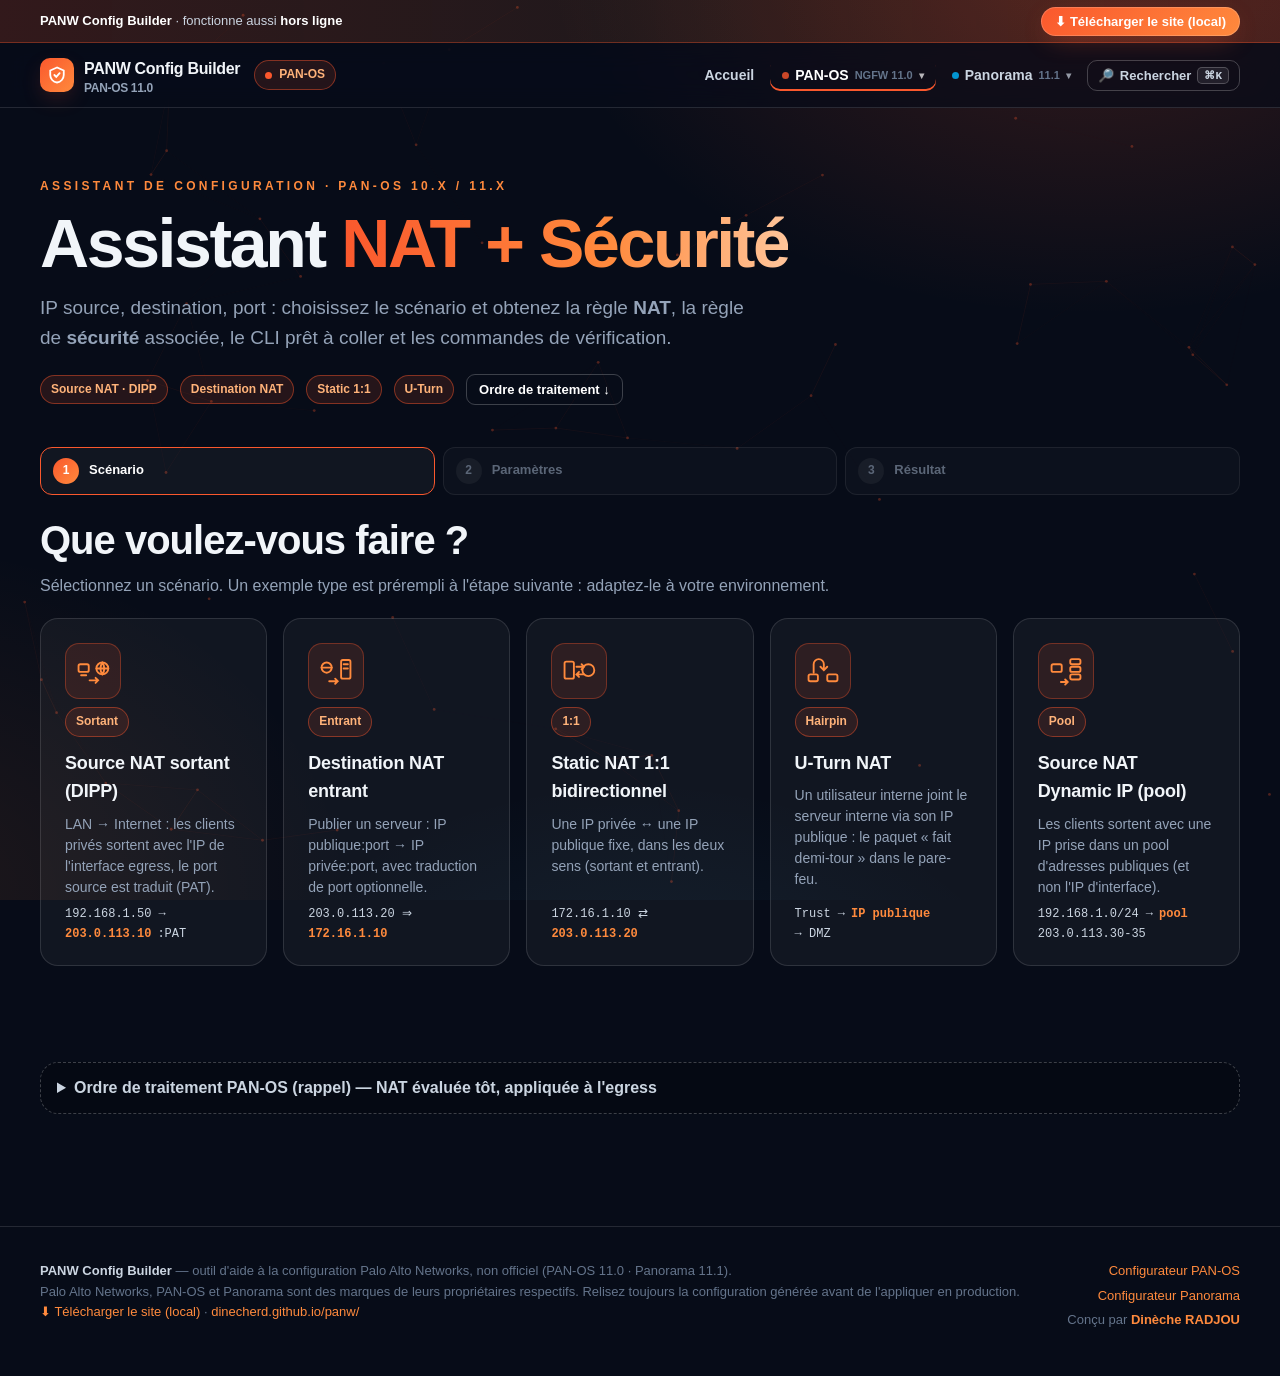
<file: pages/simulateur-nat.html>
<!doctype html>
<html lang="fr">
<head>
<meta charset="utf-8">
<meta name="viewport" content="width=device-width,initial-scale=1">
<title>Assistant NAT · PAN-OS</title>
<meta name="description" content="Assistant pas-à-pas : à partir d'une IP source, d'une destination et d'un port, générez la règle NAT (source, destination, statique, U-Turn) et la règle de sécurité PAN-OS associée, avec CLI et vérifications.">
<link rel="stylesheet" href="../assets/css/style.css">
<link rel="stylesheet" href="css/nat-sim.css">
</head>
<body data-root="../" data-page="nat-sim">
<div id="site-nav"></div>

<main id="main">
  <!-- ================= HERO ================= -->
  <header class="ns-hero">
    <div class="wrap">
      <span class="kicker" data-reveal>Assistant de configuration · PAN-OS 10.x / 11.x</span>
      <h1 data-reveal data-delay="80">Assistant <span class="grad">NAT + Sécurité</span></h1>
      <p class="lead" data-reveal data-delay="160">IP source, destination, port : choisissez le scénario et obtenez la règle <b>NAT</b>, la règle de <b>sécurité</b> associée, le CLI prêt à coller et les commandes de vérification.</p>
      <div class="row" data-reveal data-delay="240">
        <span class="badge or">Source NAT · DIPP</span><span class="badge or">Destination NAT</span><span class="badge or">Static 1:1</span><span class="badge or">U-Turn</span>
        <a class="btn sm ghost" href="#logique">Ordre de traitement ↓</a>
      </div>
    </div>
  </header>

  <!-- ================= ASSISTANT ================= -->
  <section class="ns-tools" aria-labelledby="ns-wiz-title">
    <div class="wrap">
      <h2 id="ns-wiz-title" class="sr-only" style="position:absolute;left:-9999px">Assistant de configuration NAT</h2>
      <nav class="steps" aria-label="Étapes de l'assistant" id="ns-steps">
        <button type="button" class="st on" data-go="1" aria-current="step"><i>1</i>Scénario</button>
        <button type="button" class="st" data-go="2" disabled><i>2</i>Paramètres</button>
        <button type="button" class="st" data-go="3" disabled><i>3</i>Résultat</button>
      </nav>

      <!-- ---------- ÉTAPE 1 ---------- -->
      <div class="ns-pane on" id="ns-p1" role="region" aria-label="Étape 1 : choix du scénario">
        <h2>Que voulez-vous faire&nbsp;?</h2>
        <p class="mut" style="margin-bottom:20px">Sélectionnez un scénario. Un exemple type est prérempli à l'étape suivante : adaptez-le à votre environnement.</p>
        <div class="ns-scen" id="ns-scen"></div>
      </div>

      <!-- ---------- ÉTAPE 2 ---------- -->
      <div class="ns-pane" id="ns-p2" role="region" aria-label="Étape 2 : paramètres">
        <div class="row" style="margin-bottom:16px">
          <div>
            <span class="kicker" id="ns-p2-kicker">Scénario</span>
            <h2 id="ns-p2-title" style="margin:4px 0 0">Paramètres</h2>
          </div>
          <span class="spacer"></span>
          <button type="button" class="btn sm primary" id="ns-load-lab">⟲ Charger un exemple</button>
          <button type="button" class="btn sm" id="ns-load-alt" hidden>Variante : port translation</button>
        </div>
        <p class="mut small" id="ns-p2-desc" style="margin-bottom:16px"></p>

        <form class="ns-form" id="ns-form" novalidate autocomplete="off">
          <details class="ns-topo" id="ns-topo">
            <summary>Topologie du pare-feu (interfaces, zones, route par défaut) — sert à déduire les zones</summary>
            <div class="ns-topo-grid" role="group" aria-label="Interfaces du pare-feu">
              <span class="h ifc">Interface</span><span class="h">Zone</span><span class="h">IP / masque</span>
              <code class="ifc">ethernet1/1</code>
              <input type="text" id="t1-zone" aria-label="Zone de ethernet1/1"><input type="text" id="t1-ip" aria-label="IP de ethernet1/1">
              <code class="ifc">ethernet1/2</code>
              <input type="text" id="t2-zone" aria-label="Zone de ethernet1/2"><input type="text" id="t2-ip" aria-label="IP de ethernet1/2">
              <code class="ifc">ethernet1/3</code>
              <input type="text" id="t3-zone" aria-label="Zone de ethernet1/3"><input type="text" id="t3-ip" aria-label="IP de ethernet1/3">
            </div>
            <div class="ns-fgrid" style="margin-top:12px">
              <div class="field"><label for="t-gw">Route par défaut 0.0.0.0/0 — next hop</label><input type="text" id="t-gw"><div class="hint">Virtual router « default », interface ethernet1/1</div></div>
            </div>
            <div class="err" id="t-err" aria-live="polite"></div>
          </details>

          <fieldset class="ns-fs" data-for="snat dip dnat uturn">
            <legend>① Qui initie la connexion ? (source)</legend>
            <div class="ns-fgrid">
              <div class="field" data-for="snat dip dnat uturn"><label for="f-src">Source dans la règle (réseau CIDR, hôte ou <code>any</code>)</label><input type="text" id="f-src" placeholder="192.168.1.0/24" aria-describedby="e-f-src"><div class="err" id="e-f-src"></div></div>
              <div class="field"><label for="f-client">IP du client de test</label><input type="text" id="f-client" placeholder="192.168.1.50" aria-describedby="e-f-client h-f-client"><div class="hint" id="h-f-client"></div><div class="err" id="e-f-client"></div></div>
              <div class="field" data-for="snat dip dnat uturn"><label for="f-srczone">Zone source <span class="ns-auto" data-auto="f-srczone">auto</span></label><select id="f-srczone"></select></div>
              <div class="field" data-for="snat dip"><label for="f-srczone2">Zone source supplémentaire (optionnel)</label><select id="f-srczone2"></select><div class="hint">Pour couvrir plusieurs zones internes avec la même règle.</div></div>
              <div class="field" data-for="snat dip dnat uturn"><label for="f-ingress">Interface d'entrée (ingress) <span class="ns-auto" data-auto="f-ingress">auto</span></label><select id="f-ingress"></select></div>
            </div>
          </fieldset>

          <fieldset class="ns-fs" data-for="snat dip">
            <legend>② Vers où ? (destination)</legend>
            <div class="ns-fgrid">
              <div class="field"><label for="f-dst">IP de destination (test)</label><input type="text" id="f-dst" placeholder="8.8.8.8" aria-describedby="e-f-dst"><div class="err" id="e-f-dst"></div></div>
              <div class="field"><label class="ns-chk" for="f-dstany"><input type="checkbox" id="f-dstany" checked> Règle NAT : Destination Address = <code>Any</code> (recommandé pour l'accès Internet)</label></div>
              <div class="field"><label for="f-dstzone">Zone de destination <span class="ns-auto" data-auto="f-dstzone">auto</span></label><select id="f-dstzone"></select></div>
              <div class="field"><label for="f-egress">Interface de sortie (egress) <span class="ns-auto" data-auto="f-egress">auto</span></label><select id="f-egress"></select></div>
              <div class="field" data-for="dip"><label for="f-pool">Pool d'adresses traduites (plage ou CIDR)</label><input type="text" id="f-pool" placeholder="203.0.113.30-203.0.113.35" aria-describedby="e-f-pool"><div class="err" id="e-f-pool"></div></div>
              <div class="field" data-for="dip"><label for="f-diptype">Type de traduction</label><select id="f-diptype"><option value="dynamic-ip">Dynamic IP (1:1 IP, port inchangé)</option><option value="dynamic-ip-and-port">Dynamic IP And Port (pool + PAT)</option></select></div>
            </div>
          </fieldset>

          <fieldset class="ns-fs" data-for="dnat uturn static">
            <legend id="ns-leg-srv">② Le serveur publié</legend>
            <div class="ns-fgrid">
              <div class="field" data-for="static"><label for="f-client2">IP d'un client externe (test du flux entrant)</label><input type="text" id="f-client2" placeholder="198.51.100.10" aria-describedby="e-f-client2"><div class="err" id="e-f-client2"></div></div>
              <div class="field"><label for="f-pub">IP publique / IP NAT (celle que le client vise)</label><input type="text" id="f-pub" placeholder="203.0.113.20" aria-describedby="e-f-pub"><div class="err" id="e-f-pub"></div></div>
              <div class="field"><label for="f-pubzone">Zone de l'IP publique (pré-NAT) <span class="ns-auto" data-auto="f-pubzone">auto</span></label><select id="f-pubzone"></select></div>
              <div class="field"><label for="f-pubif">Interface de l'IP publique (Destination Interface) <span class="ns-auto" data-auto="f-pubif">auto</span></label><select id="f-pubif"></select></div>
              <div class="field"><label for="f-srv">IP privée réelle du serveur</label><input type="text" id="f-srv" placeholder="172.16.1.10" aria-describedby="e-f-srv"><div class="err" id="e-f-srv"></div></div>
              <div class="field"><label for="f-srvzone">Zone du serveur (post-NAT) <span class="ns-auto" data-auto="f-srvzone">auto</span></label><select id="f-srvzone"></select></div>
              <div class="field" data-for="uturn"><label class="ns-chk" for="f-uturnsnat"><input type="checkbox" id="f-uturnsnat" checked> Ajouter aussi une <b>source NAT</b> (DIPP sur l'interface côté serveur)</label><div class="hint">Indispensable si le serveur est dans la même zone/sous-réseau que le client ; garantit sinon un retour symétrique.</div></div>
              <div class="field" data-for="static"><label class="ns-chk" for="f-bidir"><input type="checkbox" id="f-bidir" checked> <span><b>Bi-directional</b> : crée aussi la traduction inverse (entrant)</span></label></div>
            </div>
          </fieldset>

          <fieldset class="ns-fs">
            <legend>③ Service, application et nommage</legend>
            <div class="ns-fgrid">
              <div class="field"><label for="f-proto">Protocole</label><select id="f-proto"><option value="tcp">TCP</option><option value="udp">UDP</option></select></div>
              <div class="field"><label for="f-port">Port de destination d'origine</label><input type="number" id="f-port" min="1" max="65535" placeholder="80" aria-describedby="e-f-port"><div class="err" id="e-f-port"></div></div>
              <div class="field" data-for="dnat uturn"><label for="f-tport">Port traduit (vide = inchangé)</label><input type="number" id="f-tport" min="1" max="65535" placeholder="8080" aria-describedby="e-f-tport"><div class="err" id="e-f-tport"></div></div>
              <div class="field"><label for="f-natsvc">Service dans la règle NAT</label><select id="f-natsvc"><option value="any">any</option><option value="obj">objet service (port d'origine)</option></select><div class="hint">Une règle NAT n'accepte pas application-default.</div></div>
              <div class="field"><label for="f-secsvc">Service dans la règle de sécurité</label><select id="f-secsvc"><option value="application-default">application-default</option><option value="obj">objet service (port d'origine)</option><option value="any">any</option></select></div>
              <div class="field"><label for="f-app">Application (règle de sécurité)</label><input type="text" id="f-app" placeholder="any" aria-describedby="e-f-app"><div class="hint">ex. any, web-browsing, ssl</div><div class="err" id="e-f-app"></div></div>
              <div class="field"><label for="f-natname">Nom de la règle NAT</label><input type="text" id="f-natname" aria-describedby="e-f-natname"><div class="err" id="e-f-natname"></div></div>
              <div class="field"><label for="f-secname">Nom de la règle de sécurité</label><input type="text" id="f-secname" aria-describedby="e-f-secname"><div class="err" id="e-f-secname"></div></div>
              <div class="field" data-for="static"><label for="f-secname2">Nom de la 2ᵉ règle de sécurité (entrant)</label><input type="text" id="f-secname2" aria-describedby="e-f-secname2"><div class="err" id="e-f-secname2"></div></div>
              <div class="field"><label class="ns-chk" for="f-useobj"><input type="checkbox" id="f-useobj"> Utiliser des objets <b>Address</b> (sinon IP littérales)</label></div>
              <div class="field"><label for="f-objpfx">Préfixe des objets</label><input type="text" id="f-objpfx" placeholder="Web" aria-describedby="e-f-objpfx"><div class="err" id="e-f-objpfx"></div></div>
            </div>
          </fieldset>

          <div class="callout warn" id="ns-warn" hidden aria-live="polite"></div>

          <div class="ns-actions">
            <button type="button" class="btn ghost" data-go="1">← Changer de scénario</button>
            <span class="spacer"></span>
            <button type="submit" class="btn primary" id="ns-gen">Générer la configuration →</button>
          </div>
        </form>
      </div>

      <!-- ---------- ÉTAPE 3 ---------- -->
      <div class="ns-pane" id="ns-p3" role="region" aria-label="Étape 3 : résultat" tabindex="-1">
        <div class="row" style="margin-bottom:6px">
          <div>
            <span class="kicker" id="ns-p3-kicker">Résultat</span>
            <h2 id="ns-p3-title" style="margin:4px 0 0">Votre configuration</h2>
          </div>
          <span class="spacer"></span>
          <button type="button" class="btn sm" data-go="2">← Modifier</button>
          <button type="button" class="btn sm" id="ns-export">⬇ Exporter en .txt</button>
          <button type="button" class="btn sm ghost" id="ns-reset">↺ Recommencer</button>
        </div>
        <div class="ns-sum" id="ns-sum"></div>
        <div class="ns-res" id="ns-res" style="margin-top:22px"></div>
      </div>
    </div>
  </section>

  <!-- ================= ORDRE DE TRAITEMENT (rappel) ================= -->
  <section id="logique" aria-labelledby="ns-logic-title" style="padding-top:24px">
    <div class="wrap">
      <details class="ns-topo ns-logic" id="ns-logic">
        <summary><span id="ns-logic-title">Ordre de traitement PAN-OS (rappel)</span> — NAT évaluée tôt, appliquée à l'egress</summary>
        <div class="ns-tl" id="ns-tl" role="tablist" aria-label="Étapes du traitement d'un paquet"></div>
        <div class="card ns-tldet" id="ns-tldet" role="tabpanel" aria-live="polite"></div>
        <div class="row" style="margin-top:14px"><button type="button" class="btn sm" id="ns-tl-play">▶ Lecture automatique</button></div>
      </details>
    </div>
  </section>
</main>

<div id="site-foot"></div>
<script src="../assets/js/common.js"></script>
<script src="js/nat-sim.js"></script>
</body>
</html>
</file>
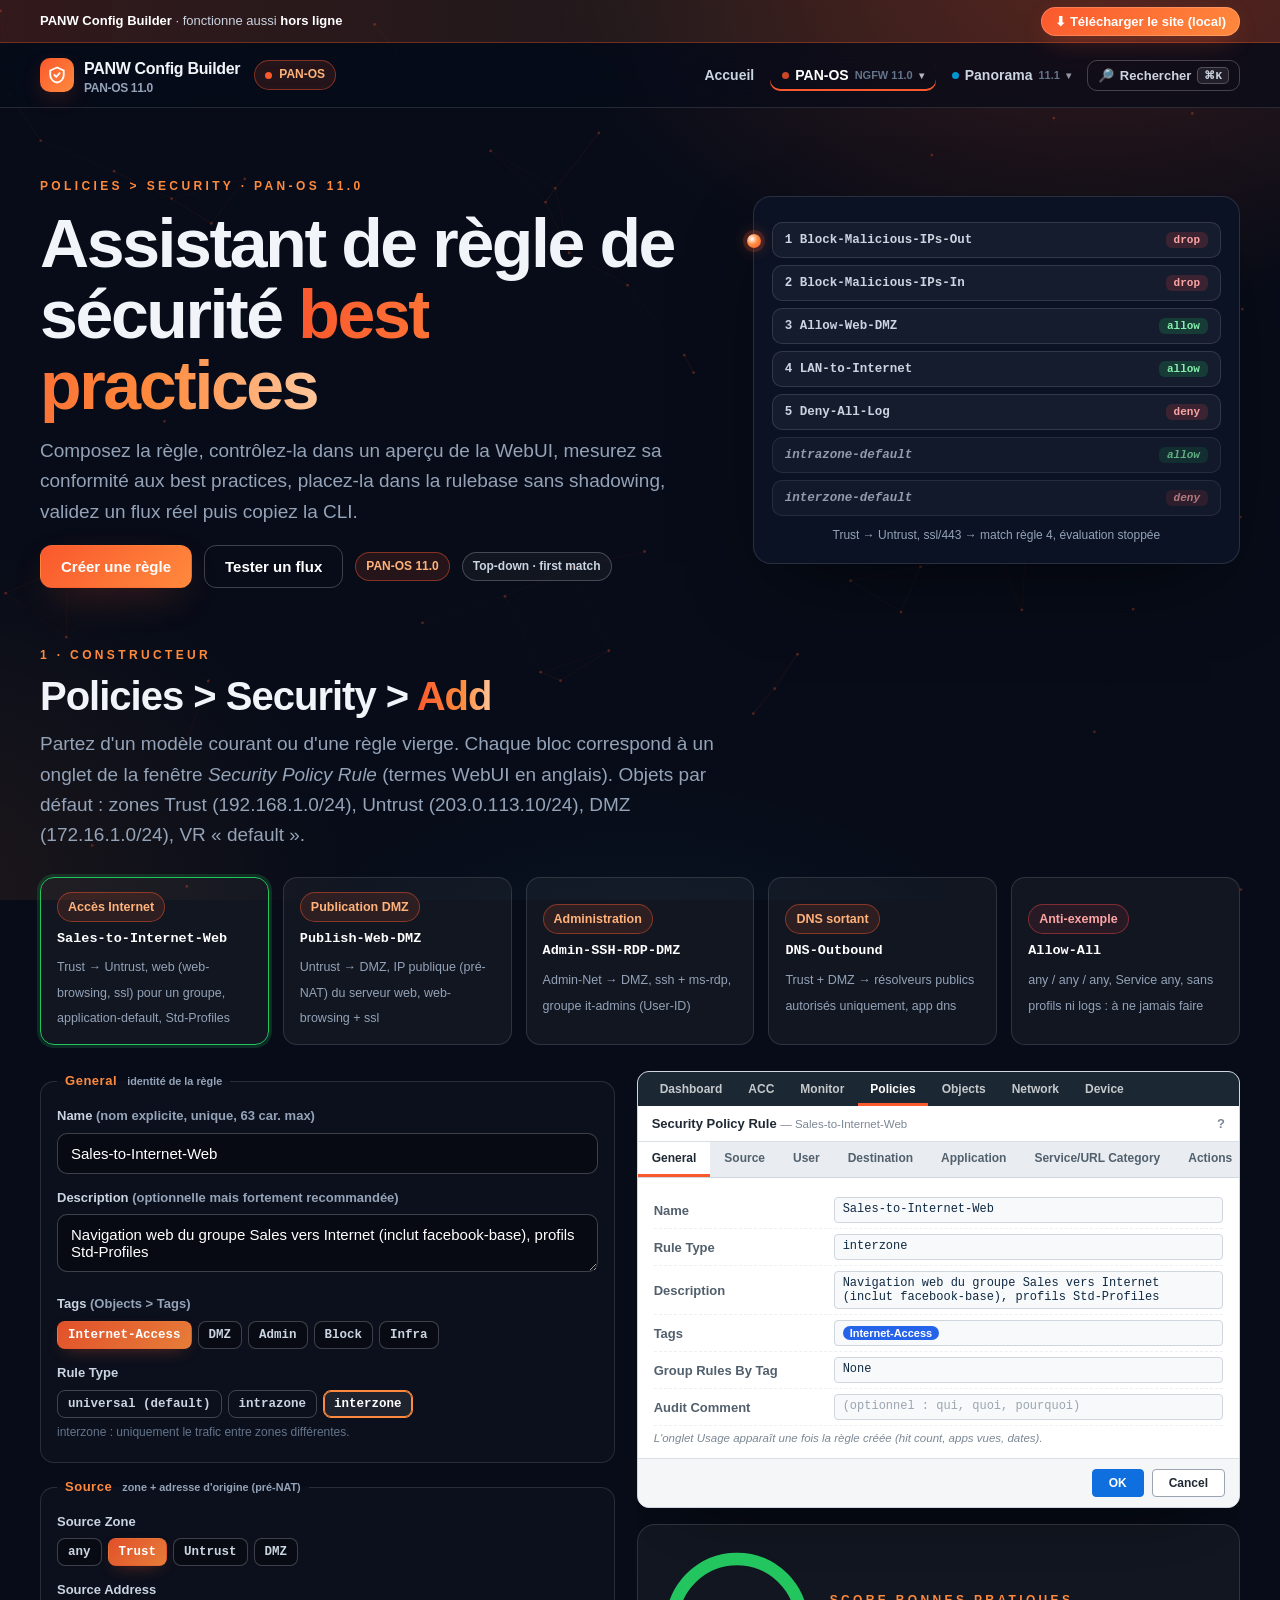
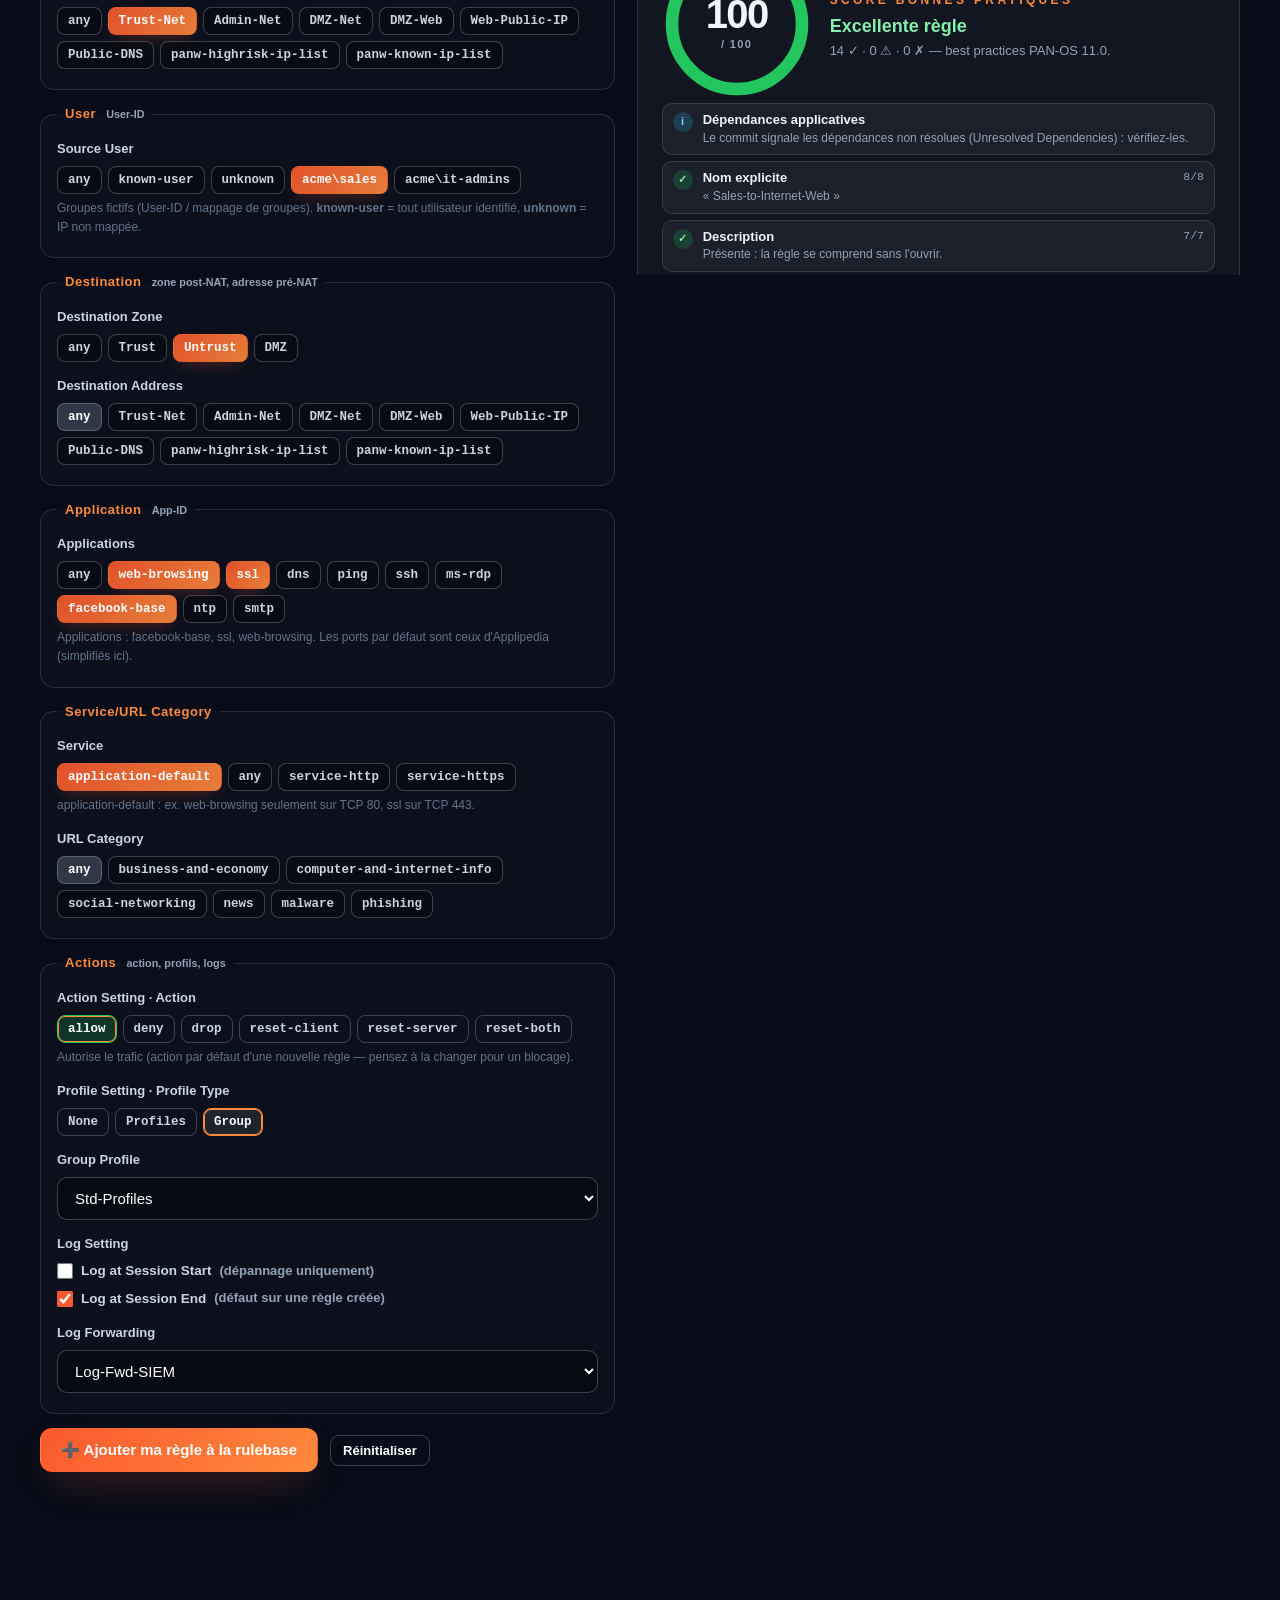
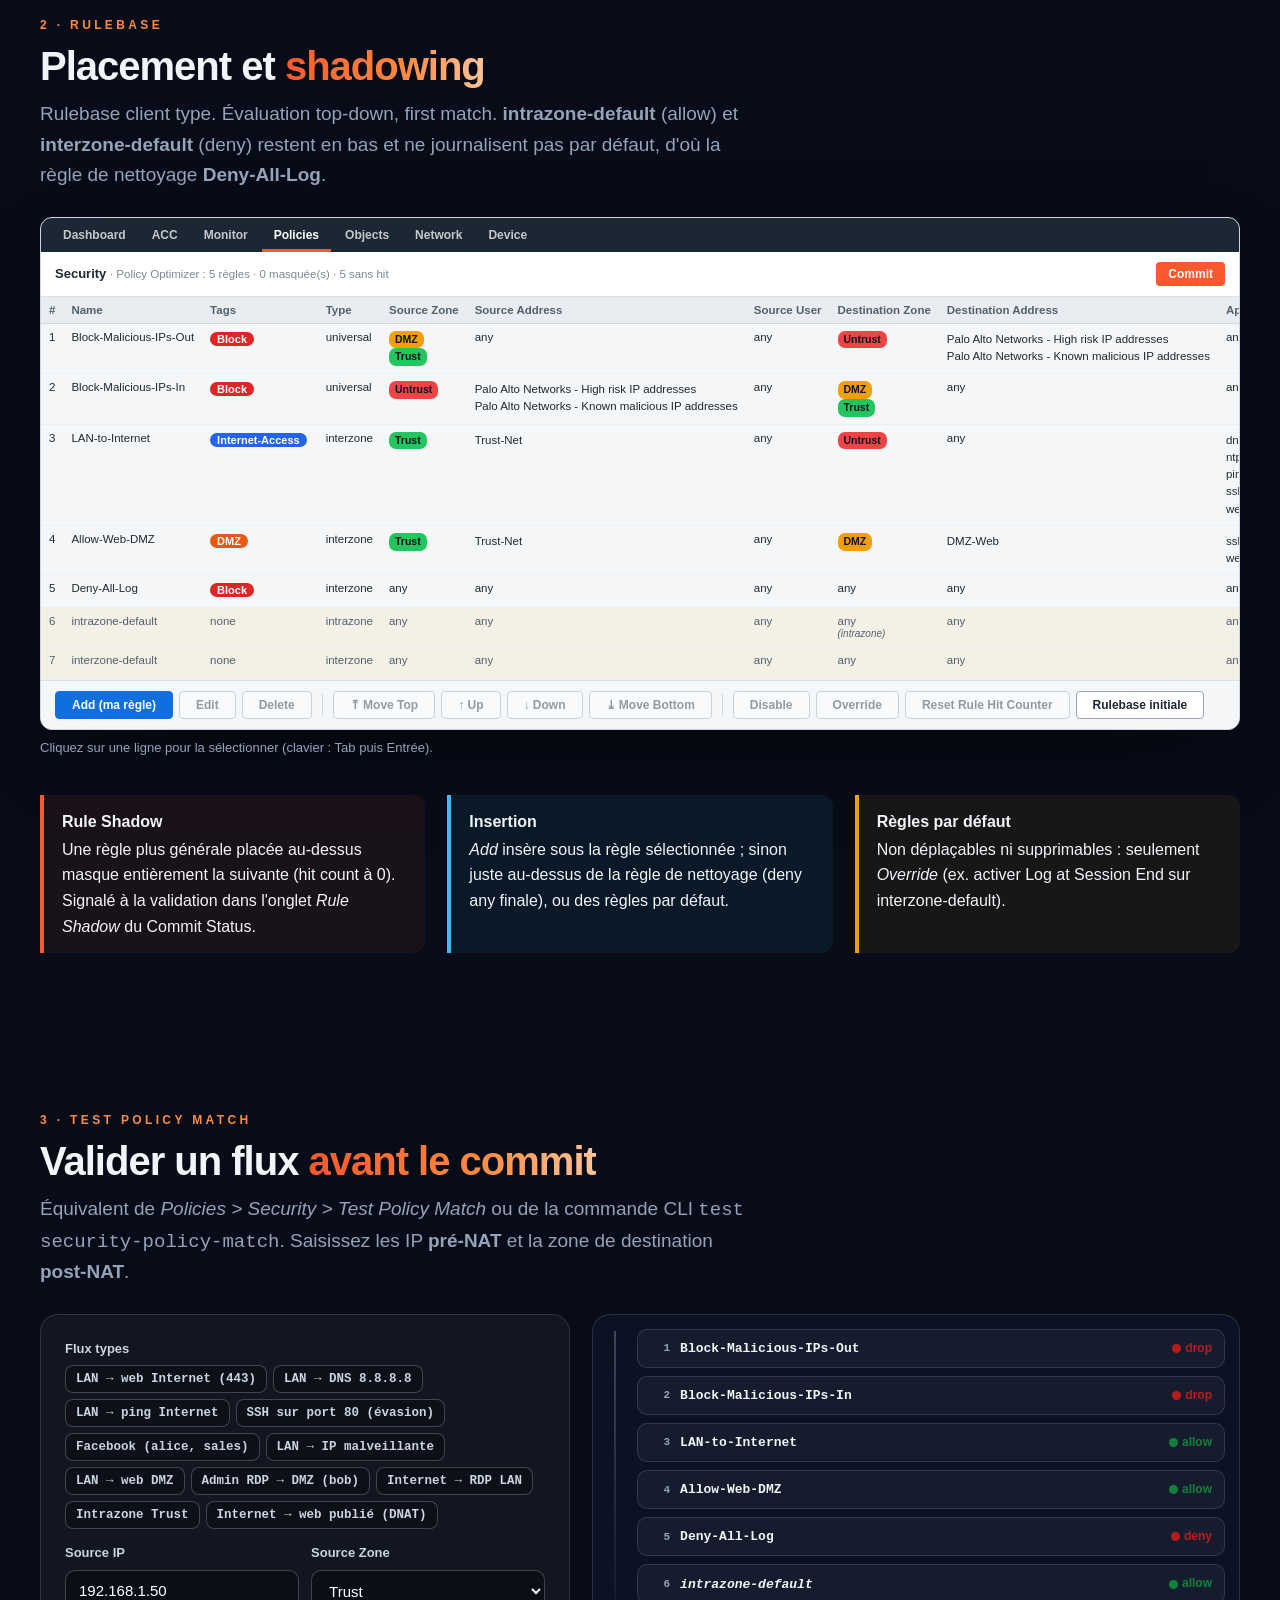
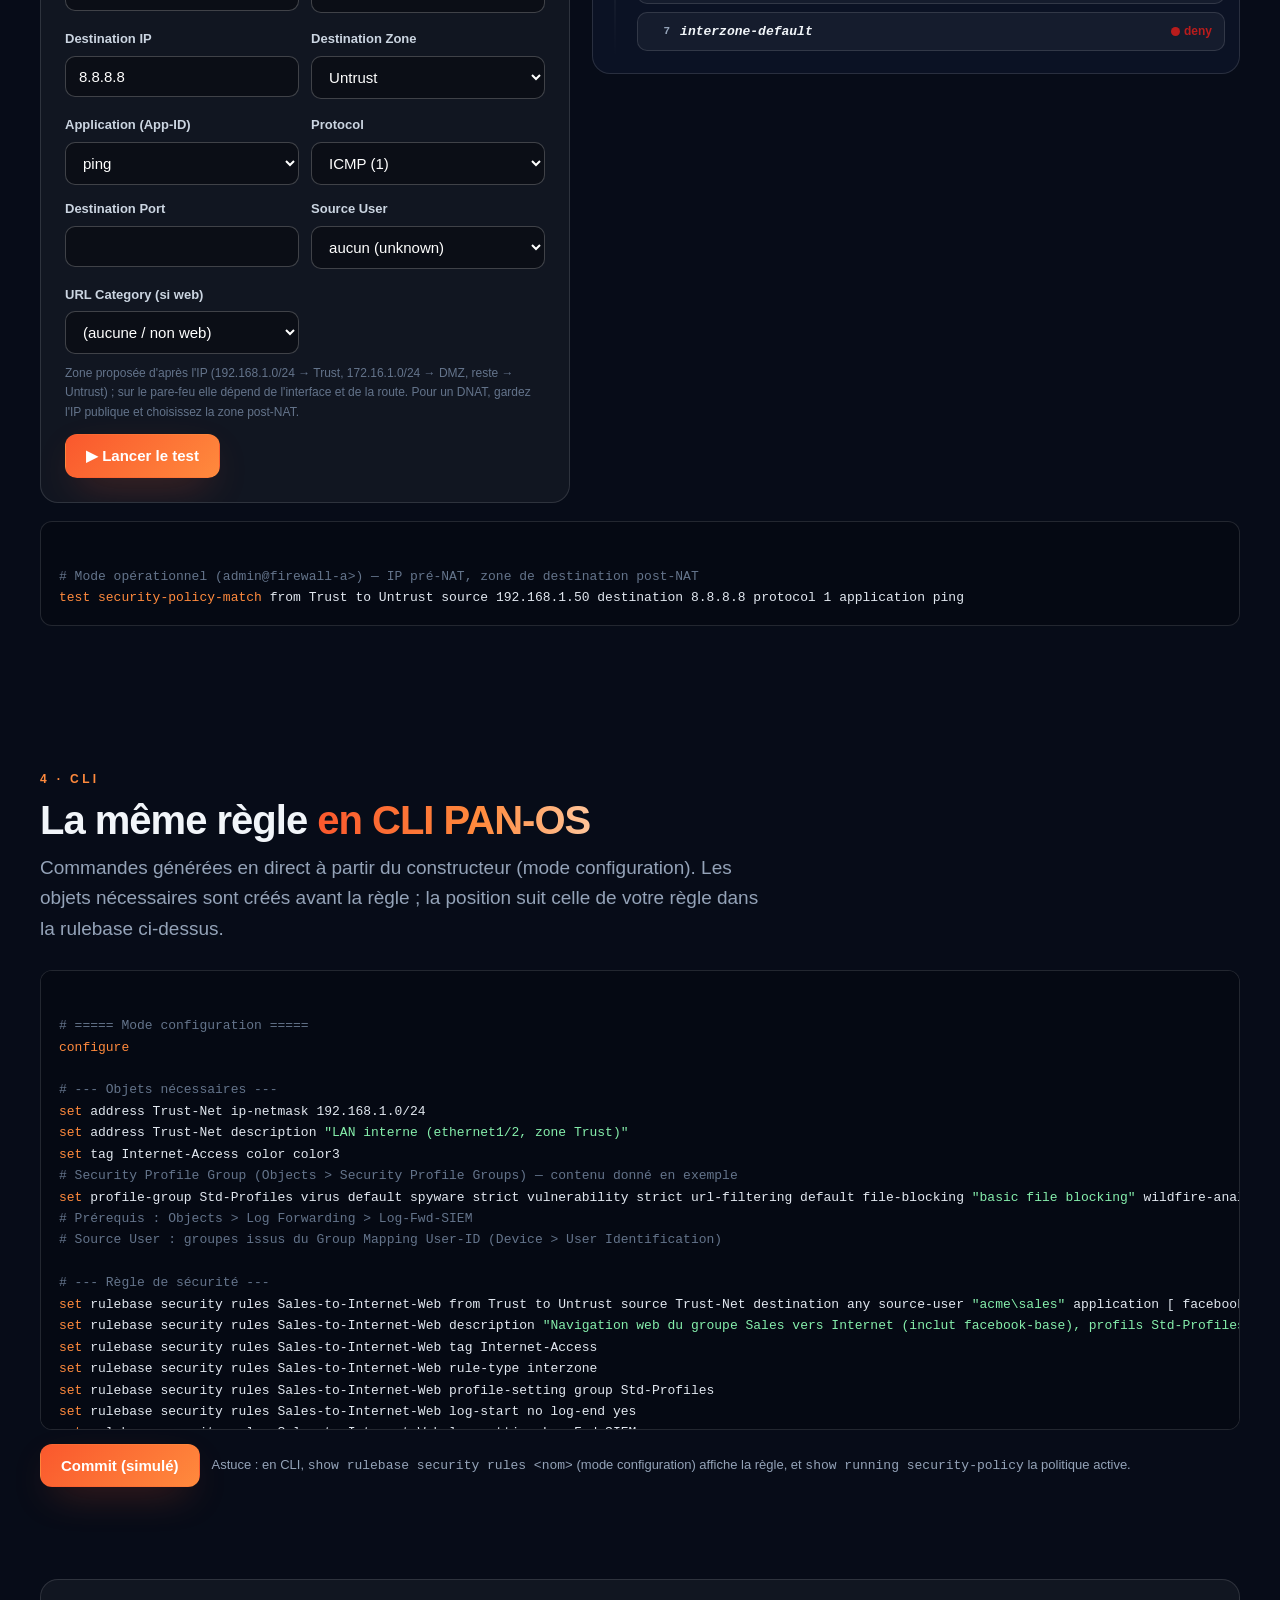
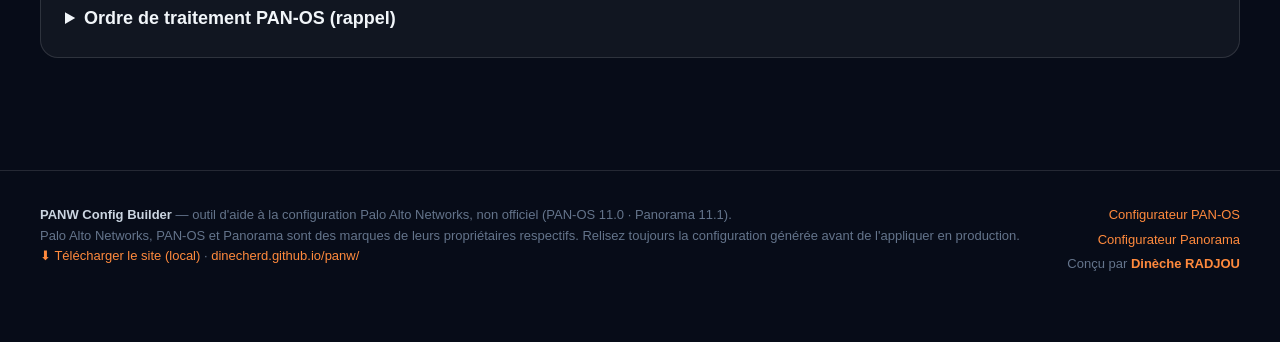
<file: pages/simulateur-securite.html>
<!doctype html><html lang="fr"><head><meta charset="utf-8"><meta name="viewport" content="width=device-width,initial-scale=1"><title>Simulateur de règle de sécurité · PAN Config Builder</title>
<meta name="description" content="Assistant de création de règles de sécurité PAN-OS 11.0 : WebUI en direct, score best practices, détection de shadowing, test de flux et CLI prête à coller.">
<link rel="stylesheet" href="../assets/css/style.css"><link rel="stylesheet" href="css/sec-sim.css"></head>
<body data-root="../" data-page="sec-sim"><div id="site-nav"></div>
<main id="main">

<!-- ============ 1. HERO ============ -->
<section class="ss-hero"><div class="wrap">
  <div data-reveal>
    <span class="kicker">Policies &gt; Security · PAN-OS 11.0</span>
    <h1>Assistant de règle de sécurité <span class="grad">best practices</span></h1>
    <p class="lead">Composez la règle, contrôlez-la dans un aperçu de la WebUI, mesurez sa conformité aux best practices, placez-la dans la rulebase sans shadowing, validez un flux réel puis copiez la CLI.</p>
    <div class="row">
      <a class="btn primary" href="#builder">Créer une règle</a>
      <a class="btn ghost" href="#tester">Tester un flux</a>
      <span class="badge or">PAN-OS 11.0</span><span class="badge">Top-down · first match</span>
    </div>
  </div>
  <div class="hero-viz" data-reveal="zoom" aria-hidden="true">
    <span class="hv-packet"></span>
    <div class="hv-rule">1 Block-Malicious-IPs-Out<b class="deny">drop</b></div>
    <div class="hv-rule">2 Block-Malicious-IPs-In<b class="deny">drop</b></div>
    <div class="hv-rule">3 Allow-Web-DMZ<b class="allow">allow</b></div>
    <div class="hv-rule hit">4 LAN-to-Internet<b class="allow">allow</b></div>
    <div class="hv-rule">5 Deny-All-Log<b class="deny">deny</b></div>
    <div class="hv-rule def">intrazone-default<b class="allow">allow</b></div>
    <div class="hv-rule def">interzone-default<b class="deny">deny</b></div>
    <p class="hv-note">Trust → Untrust, ssl/443 → match règle 4, évaluation stoppée</p>
  </div>
</div></section>

<!-- ============ 2-3. CONSTRUCTEUR + SCORE ============ -->
<section id="builder" style="padding-top:30px"><div class="wrap">
  <div class="sec-head" data-reveal>
    <span class="kicker">1 · Constructeur</span>
    <h2>Policies &gt; Security &gt; <span class="grad">Add</span></h2>
    <p class="lead">Partez d'un modèle courant ou d'une règle vierge. Chaque bloc correspond à un onglet de la fenêtre <i>Security Policy Rule</i> (termes WebUI en anglais). Objets par défaut : zones Trust (192.168.1.0/24), Untrust (203.0.113.10/24), DMZ (172.16.1.0/24), VR « default ».</p>
  </div>

  <div class="presets" id="presets" role="group" aria-label="Modèles de règles à charger"></div>

  <div class="builder">
    <form id="ruleForm" novalidate autocomplete="off" aria-label="Constructeur de règle de sécurité">
      <fieldset class="fs" data-tab="general"><legend>General <small>identité de la règle</small></legend>
        <div class="field"><label for="f-name">Name <span class="mut small">(nom explicite, unique, 63 car. max)</span></label>
          <input type="text" id="f-name" maxlength="63" placeholder="ex. LAN-to-Internet" aria-describedby="name-err"><div class="err-inline" id="name-err" aria-live="polite"></div></div>
        <div class="field"><label for="f-desc">Description <span class="mut small">(optionnelle mais fortement recommandée)</span></label>
          <textarea id="f-desc" rows="2" maxlength="1024" placeholder="Que fait la règle, pour qui, pourquoi ?"></textarea></div>
        <div class="field"><span class="lbl" id="l-tags">Tags <span class="mut small">(Objects &gt; Tags)</span></span><div class="chips" id="c-tags" role="group" aria-labelledby="l-tags"></div></div>
        <div class="field"><span class="lbl" id="l-type">Rule Type</span>
          <div class="seg" role="radiogroup" aria-labelledby="l-type" id="r-type"></div>
          <div class="hint" id="type-hint"></div></div>
      </fieldset>

      <fieldset class="fs" data-tab="source"><legend>Source <small>zone + adresse d'origine (pré-NAT)</small></legend>
        <div class="field"><span class="lbl" id="l-from">Source Zone</span><div class="chips" id="c-from" role="group" aria-labelledby="l-from"></div></div>
        <div class="field"><span class="lbl" id="l-src">Source Address</span><div class="chips" id="c-src" role="group" aria-labelledby="l-src"></div></div>
      </fieldset>

      <fieldset class="fs" data-tab="user"><legend>User <small>User-ID</small></legend>
        <div class="field"><span class="lbl" id="l-user">Source User</span><div class="chips" id="c-user" role="group" aria-labelledby="l-user"></div>
          <div class="hint">Groupes fictifs (User-ID / mappage de groupes). <b>known-user</b> = tout utilisateur identifié, <b>unknown</b> = IP non mappée.</div></div>
      </fieldset>

      <fieldset class="fs" data-tab="destination"><legend>Destination <small>zone post-NAT, adresse pré-NAT</small></legend>
        <div class="field"><span class="lbl" id="l-to">Destination Zone</span><div class="chips" id="c-to" role="group" aria-labelledby="l-to"></div></div>
        <div class="field"><span class="lbl" id="l-dst">Destination Address</span><div class="chips" id="c-dst" role="group" aria-labelledby="l-dst"></div></div>
      </fieldset>

      <fieldset class="fs" data-tab="application"><legend>Application <small>App-ID</small></legend>
        <div class="field"><span class="lbl" id="l-app">Applications</span><div class="chips" id="c-app" role="group" aria-labelledby="l-app"></div>
          <div class="hint" id="app-hint"></div></div>
      </fieldset>

      <fieldset class="fs" data-tab="service"><legend>Service/URL Category</legend>
        <div class="field"><span class="lbl" id="l-svc">Service</span><div class="chips" id="c-svc" role="group" aria-labelledby="l-svc"></div>
          <div class="hint" id="svc-hint"></div></div>
        <div class="field"><span class="lbl" id="l-url">URL Category</span><div class="chips" id="c-url" role="group" aria-labelledby="l-url"></div></div>
      </fieldset>

      <fieldset class="fs" data-tab="actions"><legend>Actions <small>action, profils, logs</small></legend>
        <div class="field"><span class="lbl" id="l-act">Action Setting · Action</span><div class="seg" role="radiogroup" aria-labelledby="l-act" id="r-act"></div>
          <div class="hint" id="act-hint"></div></div>
        <div class="field"><span class="lbl" id="l-ptype">Profile Setting · Profile Type</span><div class="seg" role="radiogroup" aria-labelledby="l-ptype" id="r-ptype"></div></div>
        <div class="field" id="w-group"><label for="f-group">Group Profile</label><select id="f-group"></select></div>
        <div id="w-prof" class="f2">
          <div class="field"><label for="p-av">Antivirus</label><select id="p-av"></select></div>
          <div class="field"><label for="p-as">Anti-Spyware</label><select id="p-as"></select></div>
          <div class="field"><label for="p-vuln">Vulnerability Protection</label><select id="p-vuln"></select></div>
          <div class="field"><label for="p-url">URL Filtering</label><select id="p-url"></select></div>
          <div class="field"><label for="p-fb">File Blocking</label><select id="p-fb"></select></div>
          <div class="field"><label for="p-wf">WildFire Analysis</label><select id="p-wf"></select></div>
        </div>
        <div class="field"><span class="lbl">Log Setting</span>
          <label class="chk"><input type="checkbox" id="f-logstart"> Log at Session Start <span class="mut small">(dépannage uniquement)</span></label>
          <label class="chk"><input type="checkbox" id="f-logend"> Log at Session End <span class="mut small">(défaut sur une règle créée)</span></label>
        </div>
        <div class="field"><label for="f-logfwd">Log Forwarding</label><select id="f-logfwd"></select></div>
      </fieldset>

      <div class="row">
        <button type="button" class="btn primary" id="btn-add">➕ Ajouter ma règle à la rulebase</button>
        <button type="button" class="btn ghost sm" id="btn-reset">Réinitialiser</button>
      </div>
    </form>

    <aside class="side" aria-label="Aperçu WebUI et score">
      <div class="pan" id="mock">
        <div class="pan-top" aria-hidden="true"><span>Dashboard</span><span>ACC</span><span>Monitor</span><span class="on">Policies</span><span>Objects</span><span>Network</span><span>Device</span></div>
        <div class="pan-title"><span>Security Policy Rule <small id="mock-sub">— nouvelle règle</small></span><span class="small" style="color:#7B8794">?</span></div>
        <div class="pan-tabs" role="tablist" aria-label="Onglets de la règle (aperçu)" id="mock-tabs"></div>
        <div class="pan-body" id="mock-body" role="tabpanel" aria-live="polite"></div>
        <div class="pan-foot"><button type="button" class="pan-btn pri" id="mock-ok">OK</button><button type="button" class="pan-btn" id="mock-cancel">Cancel</button></div>
      </div>

      <div class="card" id="score">
        <div class="score-card">
          <div class="gauge" id="gauge" role="img" aria-label="Score bonnes pratiques">
            <svg viewBox="0 0 120 120" aria-hidden="true">
              <defs><linearGradient id="gg" x1="0" y1="0" x2="1" y2="1"><stop offset="0" stop-color="#FA582D"/><stop offset="1" stop-color="#FF8A3D"/></linearGradient></defs>
              <circle class="trk" cx="60" cy="60" r="52" fill="none" stroke-width="10"/>
              <circle class="val" id="g-arc" cx="60" cy="60" r="52" fill="none" stroke-width="10" stroke-linecap="round" stroke-dasharray="326.73" stroke-dashoffset="326.73" stroke="url(#gg)"/>
            </svg>
            <div class="num"><div><b id="g-num">0</b><small>/ 100</small></div></div>
          </div>
          <div>
            <span class="kicker">Score bonnes pratiques</span>
            <div class="grade" id="g-grade">—</div>
            <p class="small mut" id="g-sum">Best practices PAN-OS 11.0.</p>
          </div>
        </div>
        <ul class="recos" id="recos" aria-live="polite"></ul>
      </div>
    </aside>
  </div>
</div></section>

<!-- ============ 4. RULEBASE ============ -->
<section id="rulebase"><div class="wrap">
  <div class="sec-head" data-reveal>
    <span class="kicker">2 · Rulebase</span>
    <h2>Placement et <span class="grad">shadowing</span></h2>
    <p class="lead">Rulebase client type. Évaluation top-down, first match. <b>intrazone-default</b> (allow) et <b>interzone-default</b> (deny) restent en bas et ne journalisent pas par défaut, d'où la règle de nettoyage <b>Deny-All-Log</b>.</p>
  </div>

  <div class="rb-alert" id="rb-alert" aria-live="assertive"></div>

  <div class="pan">
    <div class="pan-top" aria-hidden="true"><span>Dashboard</span><span>ACC</span><span>Monitor</span><span class="on">Policies</span><span>Objects</span><span>Network</span><span>Device</span></div>
    <div class="pan-title"><span>Security <small>· Policy Optimizer : <span id="po-sum">—</span></small></span><button type="button" class="pan-commit" id="btn-commit">Commit</button></div>
    <div class="rb-scroll" tabindex="0" aria-label="Table des règles de sécurité (défilement horizontal)">
      <table class="rb" id="rb-table" aria-label="Rulebase de sécurité">
        <thead><tr><th scope="col">#</th><th scope="col">Name</th><th scope="col">Tags</th><th scope="col">Type</th><th scope="col">Source Zone</th><th scope="col">Source Address</th><th scope="col">Source User</th><th scope="col">Destination Zone</th><th scope="col">Destination Address</th><th scope="col">Application</th><th scope="col">Service</th><th scope="col">URL Category</th><th scope="col">Action</th><th scope="col">Profile</th><th scope="col">Options</th><th scope="col">Hit Count</th></tr></thead>
        <tbody id="rb-body"></tbody>
      </table>
    </div>
    <div class="pan-foot rb-tools" role="toolbar" aria-label="Actions sur la règle sélectionnée">
      <button type="button" class="pan-btn pri" id="t-add">Add (ma règle)</button>
      <button type="button" class="pan-btn" id="t-edit">Edit</button>
      <button type="button" class="pan-btn" id="t-del">Delete</button>
      <span class="sep" aria-hidden="true"></span>
      <button type="button" class="pan-btn" id="t-top" title="Move Top">⤒ Move Top</button>
      <button type="button" class="pan-btn" id="t-up" title="Move Up">↑ Up</button>
      <button type="button" class="pan-btn" id="t-down" title="Move Down">↓ Down</button>
      <button type="button" class="pan-btn" id="t-bottom" title="Move Bottom">⤓ Move Bottom</button>
      <span class="sep" aria-hidden="true"></span>
      <button type="button" class="pan-btn" id="t-toggle">Disable</button>
      <button type="button" class="pan-btn" id="t-override">Override</button>
      <button type="button" class="pan-btn" id="t-reset">Reset Rule Hit Counter</button>
      <button type="button" class="pan-btn" id="t-restore">Rulebase initiale</button>
    </div>
  </div>
  <p class="small mut" style="margin-top:8px" id="rb-sel" aria-live="polite">Cliquez sur une ligne pour la sélectionner (clavier : Tab puis Entrée).</p>

  <div class="commit-box pan" id="commit-box" aria-live="polite">
    <div class="pan-title"><span>Commit Status</span><button type="button" class="pan-btn" id="commit-close">Close</button></div>
    <div class="pan-body" id="commit-body" style="min-height:0"></div>
  </div>

  <div class="grid g3" style="margin-top:22px">
    <div class="callout or"><b>Rule Shadow</b>Une règle plus générale placée au-dessus masque entièrement la suivante (hit count à 0). Signalé à la validation dans l'onglet <i>Rule Shadow</i> du Commit Status.</div>
    <div class="callout"><b>Insertion</b><i>Add</i> insère sous la règle sélectionnée ; sinon juste au-dessus de la règle de nettoyage (deny any finale), ou des règles par défaut.</div>
    <div class="callout warn"><b>Règles par défaut</b>Non déplaçables ni supprimables : seulement <i>Override</i> (ex. activer Log at Session End sur interzone-default).</div>
  </div>
</div></section>

<!-- ============ 5. TESTER UN FLUX ============ -->
<section id="tester"><div class="wrap">
  <div class="sec-head" data-reveal>
    <span class="kicker">3 · Test Policy Match</span>
    <h2>Valider un flux <span class="grad">avant le commit</span></h2>
    <p class="lead">Équivalent de <i>Policies &gt; Security &gt; Test Policy Match</i> ou de la commande CLI <code>test security-policy-match</code>. Saisissez les IP <b>pré-NAT</b> et la zone de destination <b>post-NAT</b>.</p>
  </div>
  <div class="tester">
    <form class="card" id="flowForm" novalidate autocomplete="off" aria-label="Paramètres du flux à tester">
      <span class="lbl">Flux types</span>
      <div class="flow-presets" id="flow-presets"></div>
      <div class="f3">
        <div class="field"><label for="t-src">Source IP</label><input type="text" id="t-src" inputmode="decimal"><div class="err-inline" id="t-src-err" aria-live="polite"></div></div>
        <div class="field"><label for="t-from">Source Zone</label><select id="t-from"></select></div>
        <div class="field"><label for="t-dst">Destination IP</label><input type="text" id="t-dst" inputmode="decimal"><div class="err-inline" id="t-dst-err" aria-live="polite"></div></div>
        <div class="field"><label for="t-to">Destination Zone</label><select id="t-to"></select></div>
        <div class="field"><label for="t-app">Application (App-ID)</label><select id="t-app"></select></div>
        <div class="field"><label for="t-proto">Protocol</label><select id="t-proto"><option value="6">TCP (6)</option><option value="17">UDP (17)</option><option value="1">ICMP (1)</option></select></div>
        <div class="field"><label for="t-port">Destination Port</label><input type="number" id="t-port" min="1" max="65535"><div class="err-inline" id="t-port-err" aria-live="polite"></div></div>
        <div class="field"><label for="t-user">Source User</label><select id="t-user"></select></div>
        <div class="field"><label for="t-url">URL Category (si web)</label><select id="t-url"></select></div>
      </div>
      <p class="hint" style="margin:-4px 0 12px">Zone proposée d'après l'IP (192.168.1.0/24 → Trust, 172.16.1.0/24 → DMZ, reste → Untrust) ; sur le pare-feu elle dépend de l'interface et de la route. Pour un DNAT, gardez l'IP publique et choisissez la zone post-NAT.</p>
      <button type="submit" class="btn primary" id="t-run">▶ Lancer le test</button>
    </form>
    <div>
      <div class="lane" id="lane" aria-label="Évaluation top-down de la rulebase"><span class="pkt" id="pkt" aria-hidden="true"></span><div id="lane-rules"></div></div>
      <div class="verdict" id="verdict" aria-live="polite"></div>
    </div>
  </div>
  <div class="cli-wrap" style="margin-top:18px">
    <button type="button" class="btn sm copy-btn" data-copy-target="#test-cli">Copier</button>
    <div class="code" id="test-cli" tabindex="0" aria-label="Commande CLI de test"></div>
  </div>
</div></section>

<!-- ============ 6. CLI ============ -->
<section id="cli"><div class="wrap">
  <div class="sec-head" data-reveal>
    <span class="kicker">4 · CLI</span>
    <h2>La même règle <span class="grad">en CLI PAN-OS</span></h2>
    <p class="lead">Commandes générées en direct à partir du constructeur (mode configuration). Les objets nécessaires sont créés avant la règle ; la position suit celle de votre règle dans la rulebase ci-dessus.</p>
  </div>
  <div class="cli-wrap">
    <button type="button" class="btn sm copy-btn" data-copy-target="#cli-out">Copier</button>
    <div class="code" id="cli-out" tabindex="0" aria-label="Configuration CLI générée"></div>
  </div>
  <div class="row" style="margin-top:14px">
    <button type="button" class="btn primary" id="cli-commit">Commit (simulé)</button>
    <span class="small mut">Astuce : en CLI, <code>show rulebase security rules &lt;nom&gt;</code> (mode configuration) affiche la règle, et <code>show running security-policy</code> la politique active.</span>
  </div>
</div></section>

<!-- ============ 5. ORDRE DE TRAITEMENT (replié) ============ -->
<section id="flow" style="padding-top:20px"><div class="wrap">
  <details class="card">
    <summary style="cursor:pointer;font-weight:800;font-size:18px">Ordre de traitement PAN-OS (rappel)</summary>
    <div class="pipe" style="margin-top:16px">
      <div class="pstep" style="--i:0"><b>Session existante ?</b><p>Oui → fast path.</p></div>
      <div class="pstep" style="--i:1"><b>Zone source</b><p>Interface d'entrée, Zone/DoS Protection.</p></div>
      <div class="pstep key" style="--i:2"><b>Forwarding lookup</b><p>PBF / route → zone de destination, avec DNAT (zone post-NAT).</p></div>
      <div class="pstep key" style="--i:3"><b>Security policy</b><p>IP pré-NAT ; App-ID pas encore connu.</p></div>
      <div class="pstep" style="--i:4"><b>Session créée</b><p>NAT évaluée, appliquée en sortie.</p></div>
      <div class="pstep key" style="--i:5"><b>App-ID</b><p>Règle réévaluée avec l'application réelle.</p></div>
      <div class="pstep" style="--i:6"><b>Content-ID</b><p>Security Profiles de la règle allow.</p></div>
      <div class="pstep" style="--i:7"><b>Forward</b><p>NAT appliquée, paquet émis.</p></div>
    </div>
    <div class="nat-box">
      <div class="callout or" style="margin:0"><b>Règle de sécurité + NAT</b>Adresses <b>pré-NAT</b>, zone de destination <b>post-NAT</b>. <a href="simulateur-nat.html">Simulateur NAT →</a></div>
      <div class="callout" style="margin:0"><b>DNAT · publication web</b>Untrust → <b>DMZ</b>, destination <b>203.0.113.20</b> (pas 172.16.1.10). <button type="button" class="btn sm ghost" style="margin-top:8px" id="try-dnat">Tester ce flux ↑</button></div>
      <div class="callout" style="margin:0"><b>SNAT · sortie Internet</b>Trust → Untrust, source <b>192.168.1.0/24</b> (pas 203.0.113.10).</div>
    </div>
  </details>
</div></section>
</main>
<div id="site-foot"></div><script src="../assets/js/common.js"></script><script src="js/sec-sim.js"></script></body></html>
</file>
<file: assets/css/style.css>
/* ==========================================================
   PANW Config Builder — design system commun (PAN-OS 11.0 · Panorama 11.1)
   HTML/CSS/JS statique, sans dépendance : fonctionne en local (file://) et sur GitHub Pages.

   THÈMES PRODUIT  (via <body data-product="…">, posé aussi par common.js d'après data-page)
     panos (défaut) : accent orange  --or #FA582D / --or2 #FF8A3D
     panorama       : accent cyan / bleu électrique  --or #00B8FF / --or2 #5B7CFF
     → toujours utiliser var(--or), var(--or2), var(--or3), var(--or-glow), rgba(var(--acc-rgb),a), var(--acc-tx)
       pour que les composants changent de couleur automatiquement. Forcer un thème localement :
       <section data-product="panorama"> … </section> (les variables sont redéfinies sur l'élément).

   CLASSES UTILITAIRES (existantes, conservées)
     .wrap .grid .g2 .g3 .g4 .row .spacer · .kicker .grad .lead .mut .small · .card(.hover) .panel .badge(.or/.ok/.warn/.bad)
     .btn(.primary/.ghost/.sm) · .callout(.or/.ok/.warn/.bad) · .code · .fade-up .float .pulse · .steps .st
     [data-reveal] (""|left|right|zoom|blur|flip) + data-delay="ms"   → révélé au scroll (classe .in)

   MOTION DESIGN (nouveau — tout respecte prefers-reduced-motion)
     [data-stagger="80"]           conteneur : ses enfants sont révélés en cascade (80 ms entre chaque)
                                   option data-stagger-type="zoom|left|right|blur|flip", data-delay de départ
     [data-count="68"]             compteur animé de 0 → 68 à l'apparition ; data-prefix, data-suffix="+", data-duration="1400"
     .grad-anim                    dégradé de texte animé (à combiner avec .grad ou seul) ; .grad-panos / .grad-pano / .grad-duo forcent la palette
     .glass                        panneau glassmorphism (flou + bordure lumineuse + spotlight suivant le curseur)
     .glow-border                  bordure en dégradé conique animée (cartes « héros »)
     .shine                        reflet qui balaie l'élément au survol (boutons, cartes)
     [data-magnetic]               bouton magnétique (attiré par le curseur ; .btn.primary et .btn-dl le sont par défaut) ;
                                   valeur optionnelle = force (ex. data-magnetic=".4")
     [data-tilt]                   carte qui s'incline en 3D au survol (valeur = degrés max, défaut 8)
     [data-spot]                   active le spotlight curseur (--mx/--my) sur n'importe quel élément (.card et .glass l'ont déjà)
     .float .float-slow .pulse .spin-slow .bounce-in .pop-in .orbit   animations unitaires
     .hero-orbs                    conteneur décoratif : 3 halos colorés flottants (position:absolute, mettre parent en relative)
     .marquee > .marquee-track     défilement horizontal infini (dupliquer le contenu dans le track)
     .stat > b[data-count] + span  bloc chiffre-clé ; .stats = rangée responsive de .stat
     .chip                         pastille compacte ; .chip.panos / .chip.pano colorées par produit
     .divider-glow                 séparateur horizontal lumineux
     .kbd / kbd                    touche clavier
     .vt-name-*                    (non requis) les View Transitions de page sont automatiques (cross-document si
                                   supporté, sinon fondu JS) ; nav et topbar restent fixes pendant la transition
     #cursor-glow                  halo qui suit le curseur (créé par common.js ; désactiver : <body data-no-cursor>)
     PAN.confetti(el)              explosion de confettis (JS)
   ========================================================== */
:root{
  --bg:#070C18; --bg2:#0B1224; --panel:rgba(255,255,255,.045); --panel2:rgba(255,255,255,.08);
  --line:rgba(255,255,255,.12); --line2:rgba(255,255,255,.22);
  --tx:#F1F5F9; --tx2:#CBD5E1; --mut:#94A3B8; --mut2:#64748B;
  --or:#FA582D; --or2:#FF8A3D; --or-glow:rgba(var(--acc-rgb),.45);
  --sky:#38BDF8; --ok:#22C55E; --warn:#F59E0B; --bad:#EF4444; --vio:#A78BFA;
  /* couleurs de zones (cohérentes dans tous les schémas) */
  --z-inside:#22C55E; --z-outside:#EF4444; --z-dmz:#F59E0B; --z-users:#38BDF8; --z-extranet:#A78BFA;
  --r:18px; --r-sm:10px;
  --sh:0 30px 80px -30px rgba(0,0,0,.7);
  --font:"Inter","Segoe UI",-apple-system,Roboto,Arial,sans-serif;
  --mono:"JetBrains Mono",ui-monospace,SFMono-Regular,Menlo,Consolas,monospace;
  --ease:cubic-bezier(.2,.8,.2,1);
  --spring:cubic-bezier(.34,1.56,.64,1);
  --acc-rgb:250,88,45; --or3:#FFC59A; --acc-tx:#FFB37A; --acc2-rgb:255,138,61;
  --glass:rgba(255,255,255,.055); --glass-line:rgba(255,255,255,.14);
}
[data-product="panorama"]{
  --or:#00B8FF; --or2:#5B7CFF; --or3:#9FE8FF; --acc-rgb:0,184,255; --acc2-rgb:91,124,255; --acc-tx:#8BDCFF;
  --or-glow:rgba(0,184,255,.45);
}
*{box-sizing:border-box;margin:0;padding:0}
html{scroll-behavior:smooth}
body{background:var(--bg);color:var(--tx);font-family:var(--font);line-height:1.6;min-height:100vh;overflow-x:hidden;-webkit-font-smoothing:antialiased}
body::before{content:"";position:fixed;inset:0;z-index:-2;pointer-events:none;
  background:radial-gradient(900px 600px at 85% -5%,rgba(var(--acc-rgb),.20),transparent 60%),
             radial-gradient(800px 600px at -10% 100%,rgba(var(--acc2-rgb),.10),transparent 60%),
             radial-gradient(700px 500px at 50% 120%,rgba(56,189,248,.08),transparent 60%),var(--bg)}
#bg-net{position:fixed;inset:0;z-index:-1;pointer-events:none;opacity:.55}
a{color:var(--or2);text-decoration:none}a:hover{text-decoration:underline}
img{max-width:100%}
::selection{background:var(--or);color:#fff}
code,kbd,pre{font-family:var(--mono)}
:focus-visible{outline:2px solid var(--or2);outline-offset:3px;border-radius:6px}

/* ---------- layout ---------- */
.wrap{width:min(1200px,100% - 32px);margin-inline:auto}
section{padding:72px 0}
.grid{display:grid;gap:22px}
.g2{grid-template-columns:repeat(auto-fit,minmax(320px,1fr))}
.g3{grid-template-columns:repeat(auto-fit,minmax(260px,1fr))}
.g4{grid-template-columns:repeat(auto-fit,minmax(220px,1fr))}
.row{display:flex;gap:12px;align-items:center;flex-wrap:wrap}
.spacer{flex:1}

/* ---------- topbar (téléchargement local) ---------- */
.topbar{position:relative;z-index:51;background:linear-gradient(90deg,rgba(var(--acc-rgb),.18),rgba(var(--acc2-rgb),.10) 50%,rgba(var(--acc-rgb),.18));border-bottom:1px solid rgba(var(--acc-rgb),.35);font-size:13px;view-transition-name:site-topbar}
.topbar .wrap{display:flex;align-items:center;gap:12px;min-height:42px;padding:5px 0}
.topbar-t{color:var(--tx2)}.topbar-t b{color:#fff}
.btn-dl{margin-left:auto;display:inline-flex;align-items:center;gap:8px;font:800 13px var(--font);color:#fff;padding:7px 14px;border-radius:999px;
  background:linear-gradient(135deg,var(--or),var(--or2));box-shadow:0 8px 26px -8px var(--or-glow),inset 0 0 0 1px rgba(255,255,255,.18);
  transition:transform .3s var(--ease),box-shadow .3s;white-space:nowrap;position:relative;overflow:hidden;animation:pulse-or 2.6s 1.5s 3}
.btn-dl:hover{text-decoration:none;box-shadow:0 12px 34px -8px var(--or-glow),inset 0 0 0 1px rgba(255,255,255,.3)}
.btn-dl::after{content:"";position:absolute;inset:0;background:linear-gradient(110deg,transparent 30%,rgba(255,255,255,.35) 50%,transparent 70%);transform:translateX(-120%);animation:shine 4s 2s infinite}
@media (max-width:600px){.topbar-t{display:none}.btn-dl{margin:0 auto}}

/* ---------- nav ---------- */
.nav{position:sticky;top:0;z-index:50;backdrop-filter:blur(16px) saturate(150%);-webkit-backdrop-filter:blur(16px) saturate(150%);
  background:rgba(7,12,24,.72);border-bottom:1px solid var(--line);view-transition-name:site-nav;transition:background .3s,box-shadow .3s}
.scrolled .nav{background:rgba(7,12,24,.86);box-shadow:0 10px 40px -20px rgba(0,0,0,.8)}
.nav .wrap{display:flex;align-items:center;gap:14px;height:64px}
.brand{display:flex;align-items:center;gap:10px;color:var(--tx);font-weight:800;letter-spacing:-.02em;white-space:nowrap}
.brand:hover{text-decoration:none}
.brand .logo{width:34px;height:34px;border-radius:10px;display:grid;place-items:center;background:linear-gradient(135deg,var(--or),var(--or2));box-shadow:0 8px 24px -8px var(--or-glow);transition:transform .5s var(--spring)}
.brand:hover .logo{transform:rotate(-8deg) scale(1.08)}
.brand small{color:var(--mut);font-weight:600;font-size:12px;display:block;line-height:1}
.nav-prod{display:inline-flex;align-items:center;gap:7px;font-size:12px;font-weight:800;padding:4px 10px;border-radius:999px;color:var(--acc-tx);
  background:rgba(var(--acc-rgb),.12);border:1px solid rgba(var(--acc-rgb),.45);white-space:nowrap}
.nav-prod i{width:7px;height:7px;border-radius:50%;background:var(--or);box-shadow:0 0 0 0 var(--or-glow);animation:pulse-or 2s infinite}
.nav-links{display:flex;gap:4px;margin-left:auto;list-style:none;align-items:center}
.nav-links a,.nav-dd-b,.nav-k{color:var(--tx2);font:600 14px var(--font);padding:8px 12px;border-radius:10px;transition:.2s var(--ease);display:flex;align-items:center;gap:6px;background:none;border:0;cursor:pointer}
.nav-links a:hover,.nav-dd-b:hover,.nav-k:hover{background:var(--panel2);color:#fff;text-decoration:none}
.nav-links a[aria-current="page"]{color:#fff;background:rgba(var(--acc-rgb),.16);box-shadow:inset 0 0 0 1px rgba(var(--acc-rgb),.45)}
.nav-dd{position:relative}
.nav-dd-b small{font-size:11px;color:var(--mut2);font-weight:700}
.nav-dd-b .caret{font-size:10px;transition:transform .3s var(--ease);opacity:.7}
.nav-dd.open .caret{transform:rotate(180deg)}
.nav-dd.cur>.nav-dd-b{color:#fff;box-shadow:inset 0 -2px 0 var(--or)}
.nav-dd[data-prod="panos"]{--dd:#FA582D}.nav-dd[data-prod="panorama"]{--dd:#00B8FF}
.nav-dd-b::before{content:"";width:7px;height:7px;border-radius:50%;background:var(--dd);opacity:.8}
.nav-dd-m{position:absolute;top:calc(100% + 8px);left:50%;min-width:300px;padding:8px;border-radius:16px;display:grid;gap:2px;
  opacity:0;visibility:hidden;transform:translate(-50%,-8px) scale(.98);transition:opacity .22s var(--ease),transform .22s var(--ease),visibility .22s;
  background:rgba(11,18,36,.96);border:1px solid var(--glass-line);backdrop-filter:blur(18px);-webkit-backdrop-filter:blur(18px);box-shadow:var(--sh)}
.nav-dd.open .nav-dd-m{opacity:1;visibility:visible;transform:translate(-50%,0)}
@media (hover:hover) and (min-width:901px){.nav-dd:hover .nav-dd-m,.nav-dd:focus-within .nav-dd-m{opacity:1;visibility:visible;transform:translate(-50%,0)}.nav-dd:hover .caret{transform:rotate(180deg)}}
.nav-dd-m a{display:flex!important;align-items:flex-start;gap:12px;padding:10px 12px!important}
.nav-dd-m a i{font-style:normal;width:34px;height:34px;flex:none;border-radius:10px;display:grid;place-items:center;background:var(--panel2);font-size:17px;transition:.3s var(--spring)}
.nav-dd-m a:hover i{transform:scale(1.12) rotate(-6deg);background:color-mix(in srgb,var(--dd) 30%,transparent)}
.nav-dd-m b{display:block;color:#fff;font-size:14px}.nav-dd-m small{display:block;color:var(--mut);font-size:12px;font-weight:500;line-height:1.35}
.nav-k{border:1px solid var(--line2)!important;font-size:13px!important;padding:6px 10px!important}
.nav-k kbd{font-size:11px;padding:1px 6px;border-radius:5px;background:var(--panel2);border:1px solid var(--line2)}
.nav-dl-m{display:none}
.nav-burger{display:none;margin-left:auto;background:none;border:1px solid var(--line2);border-radius:10px;width:42px;height:40px;cursor:pointer;position:relative}
.nav-burger span{position:absolute;left:11px;right:11px;height:2px;border-radius:2px;background:#fff;transition:transform .35s var(--ease),opacity .2s}
.nav-burger span:nth-child(1){top:13px}.nav-burger span:nth-child(2){top:19px}.nav-burger span:nth-child(3){top:25px}
.nav.open .nav-burger span:nth-child(1){transform:translateY(6px) rotate(45deg)}
.nav.open .nav-burger span:nth-child(2){opacity:0}
.nav.open .nav-burger span:nth-child(3){transform:translateY(-6px) rotate(-45deg)}
@media (max-width:1060px){.nav-k span{display:none}}
@media (max-width:900px){
  .nav-burger{display:block}
  .nav-prod{margin-left:auto}.nav-prod+.nav-burger{margin-left:0}
  .nav-links{position:absolute;top:64px;left:0;right:0;flex-direction:column;align-items:stretch;gap:2px;padding:12px 16px 20px;background:rgba(7,12,24,.98);border-bottom:1px solid var(--line);
    display:none;max-height:calc(100vh - 64px);overflow:auto}
  .nav.open .nav-links{display:flex;animation:fadeUp .3s var(--ease)}
  .nav-dd-b{width:100%;justify-content:flex-start;pointer-events:none;color:var(--mut)!important;font-size:12px!important;text-transform:uppercase;letter-spacing:.12em;padding-top:14px!important}
  .nav-dd-b .caret{display:none}
  .nav-dd-m{position:static;opacity:1;visibility:visible;transform:none!important;min-width:0;background:none;box-shadow:none;border:0;padding:0 0 0 6px;backdrop-filter:none}
  .nav-k{justify-content:center;margin-top:10px}
  .nav-dl-m{display:block}.nav-dl-m a{justify-content:center;margin-top:6px;color:#fff!important;background:linear-gradient(135deg,var(--or),var(--or2))}
  body.nav-open{overflow:hidden}
}
@media (max-width:420px){.brand small{display:none}.nav-prod{display:none}.nav-prod+.nav-burger{margin-left:auto}}

/* ---------- typo ---------- */
.kicker{color:var(--or2);letter-spacing:.28em;font-weight:800;font-size:12px;text-transform:uppercase}
h1{font-size:clamp(34px,5.6vw,68px);line-height:1.05;font-weight:900;letter-spacing:-.035em}
h2{font-size:clamp(26px,3.4vw,40px);line-height:1.15;font-weight:850;letter-spacing:-.025em;margin-bottom:10px}
h3{font-size:20px;font-weight:750;letter-spacing:-.01em;margin-bottom:6px}
.grad{background:linear-gradient(90deg,var(--or),var(--or2) 60%,var(--or3));-webkit-background-clip:text;background-clip:text;color:transparent}
.lead{color:var(--mut);font-size:clamp(16px,1.6vw,19px);max-width:720px}
.mut{color:var(--mut)} .small{font-size:13px}
p+p{margin-top:10px}

/* ---------- cards / panels ---------- */
.card{position:relative;background:var(--panel);border:1px solid var(--line);border-radius:var(--r);padding:24px;transition:transform .35s var(--ease),border-color .3s,box-shadow .35s;overflow:hidden}
.card.hover:hover{transform:translateY(-6px);border-color:rgba(var(--acc-rgb),.7);box-shadow:0 24px 60px -24px var(--or-glow)}
.card .ico{width:52px;height:52px;border-radius:14px;display:grid;place-items:center;font-size:24px;background:linear-gradient(135deg,var(--or),var(--or2));margin-bottom:14px;box-shadow:0 10px 30px -10px var(--or-glow)}
a.card{display:block;color:var(--tx)} a.card:hover{text-decoration:none}
.card .spot{position:absolute;inset:0;pointer-events:none;opacity:0;transition:opacity .3s;
  background:radial-gradient(380px circle at var(--mx,50%) var(--my,50%),rgba(var(--acc-rgb),.16),transparent 60%)}
.card:hover .spot{opacity:1}
.panel{background:var(--bg2);border:1px solid var(--line);border-radius:var(--r);box-shadow:var(--sh)}

/* ---------- badges / chips ---------- */
.badge{display:inline-flex;align-items:center;gap:6px;font-size:12px;font-weight:700;padding:4px 10px;border-radius:999px;border:1px solid var(--line2);color:var(--tx2);background:var(--panel)}
.badge.or{color:var(--acc-tx);border-color:rgba(var(--acc-rgb),.45);background:rgba(var(--acc-rgb),.12)}
.badge.ok{color:#86EFAC;border-color:rgba(34,197,94,.45);background:rgba(34,197,94,.1)}
.badge.warn{color:#FCD34D;border-color:rgba(245,158,11,.45);background:rgba(245,158,11,.1)}
.badge.bad{color:#FCA5A5;border-color:rgba(239,68,68,.45);background:rgba(239,68,68,.1)}
.zone{display:inline-block;font-size:12px;font-weight:800;padding:3px 9px;border-radius:7px;color:#06101f}
.zone.inside{background:var(--z-inside)}.zone.outside{background:var(--z-outside)}.zone.dmz{background:var(--z-dmz)}.zone.users{background:var(--z-users)}.zone.extranet{background:var(--z-extranet)}

/* ---------- buttons ---------- */
.btn{display:inline-flex;align-items:center;gap:8px;font:700 15px var(--font);padding:12px 20px;border-radius:12px;border:1px solid var(--line2);background:var(--panel2);color:#fff;cursor:pointer;transition:.25s var(--ease);text-decoration:none!important}
.btn:hover{transform:translateY(-2px);border-color:var(--or2)}
.btn.primary{background:linear-gradient(135deg,var(--or),var(--or2));border-color:transparent;box-shadow:0 14px 40px -14px var(--or-glow)}
.btn.primary:hover{box-shadow:0 18px 50px -12px var(--or-glow)}
.btn.ghost{background:transparent}
.btn.sm{padding:7px 12px;font-size:13px;border-radius:9px}
.btn:disabled{opacity:.45;cursor:not-allowed;transform:none}

/* ---------- forms ---------- */
label{display:block;font-size:13px;font-weight:700;color:var(--tx2);margin-bottom:6px}
.field{margin-bottom:14px}
input[type=text],input[type=number],select,textarea{width:100%;font:500 15px var(--font);color:#fff;background:rgba(0,0,0,.35);border:1px solid var(--line2);border-radius:var(--r-sm);padding:11px 13px;transition:.2s}
input:focus,select:focus,textarea:focus{outline:none;border-color:var(--or2);box-shadow:0 0 0 3px rgba(var(--acc-rgb),.2)}
input.invalid{border-color:var(--bad);box-shadow:0 0 0 3px rgba(239,68,68,.18)}
select option{background:#0B1224}
.hint{font-size:12px;color:var(--mut2);margin-top:5px}
.err{font-size:12px;color:#FCA5A5;margin-top:5px}

/* ---------- code / cli ---------- */
.code{position:relative;background:#050913;border:1px solid var(--line);border-radius:12px;padding:16px 18px;font:13px/1.65 var(--mono);color:#E2E8F0;overflow:auto;white-space:pre}
.code .c{color:#64748B}.code .k{color:var(--or2)}.code .s{color:#86EFAC}.code .n{color:var(--sky)}
.copy-btn{position:absolute;top:8px;right:8px}

/* ---------- callouts ---------- */
.callout{border-left:4px solid var(--sky);background:rgba(56,189,248,.07);border-radius:0 12px 12px 0;padding:14px 18px;margin:14px 0}
.callout.or{border-color:var(--or);background:rgba(var(--acc-rgb),.08)}
.callout.ok{border-color:var(--ok);background:rgba(34,197,94,.07)}
.callout.warn{border-color:var(--warn);background:rgba(245,158,11,.07)}
.callout.bad{border-color:var(--bad);background:rgba(239,68,68,.07)}
.callout b:first-child{display:block;margin-bottom:2px}

/* ---------- PAN-OS GUI mock (ressemble à la WebUI) ---------- */
.pan{background:#F4F6F8;color:#1F2933;border-radius:12px;overflow:hidden;box-shadow:var(--sh);font:13px "Segoe UI",Arial,sans-serif;border:1px solid #cfd6de}
.pan-top{background:#1B2733;color:#fff;display:flex;gap:2px;padding:0 10px;font-size:12px;font-weight:600;overflow-x:auto}
.pan-top span{padding:10px 12px;opacity:.75;white-space:nowrap}.pan-top span.on{opacity:1;box-shadow:inset 0 -3px 0 var(--or)}
.pan-title{background:#fff;border-bottom:1px solid #d9dfe5;padding:10px 14px;font-weight:700;display:flex;justify-content:space-between;align-items:center}
.pan-tabs{display:flex;gap:0;background:#E9EDF1;border-bottom:1px solid #cfd6de;overflow-x:auto}
.pan-tabs button{font:600 12px "Segoe UI",Arial,sans-serif;background:none;border:0;padding:9px 14px;color:#52606D;cursor:pointer;white-space:nowrap;border-bottom:3px solid transparent}
.pan-tabs button.on{color:#1F2933;background:#fff;border-bottom-color:var(--or)}
.pan-body{background:#fff;padding:14px 16px;min-height:160px}
.pan-row{display:grid;grid-template-columns:170px 1fr;gap:10px;align-items:center;padding:5px 0;border-bottom:1px dashed #edf0f3}
.pan-row>span:first-child{color:#52606D;font-weight:600}
.pan-val{background:#F7F9FB;border:1px solid #cfd6de;border-radius:4px;padding:4px 8px;min-height:26px;font-family:var(--mono);font-size:12px;color:#102A43}
.pan-val.hl{border-color:var(--or);background:#FFF4EE;animation:panhl 1.4s var(--ease)}
@keyframes panhl{0%{box-shadow:0 0 0 0 rgba(var(--acc-rgb),.6)}100%{box-shadow:0 0 0 10px rgba(var(--acc-rgb),0)}}
.pan table{width:100%;border-collapse:collapse;font-size:12px}
.pan th{background:#E9EDF1;text-align:left;padding:7px 8px;color:#52606D;font-weight:700;border-bottom:1px solid #cfd6de;white-space:nowrap}
.pan td{padding:7px 8px;border-bottom:1px solid #edf0f3;white-space:nowrap}
.pan-foot{background:#F4F6F8;border-top:1px solid #d9dfe5;padding:10px 14px;display:flex;justify-content:flex-end;gap:8px}
.pan-btn{font:600 12px "Segoe UI",Arial,sans-serif;padding:6px 16px;border-radius:4px;border:1px solid #9AA5B1;background:#fff;color:#1F2933;cursor:pointer}
.pan-btn.pri{background:#0F6FDE;border-color:#0F6FDE;color:#fff}
.pan-commit{background:var(--or);color:#fff;border:0;border-radius:4px;padding:5px 12px;font-weight:700;font-size:12px}

/* ---------- stepper ---------- */
.steps{display:flex;gap:8px;flex-wrap:wrap;margin-bottom:22px}
.steps .st{flex:1;min-width:120px;display:flex;align-items:center;gap:10px;padding:10px 12px;border-radius:12px;border:1px solid var(--line);background:var(--panel);font-size:13px;font-weight:700;color:var(--mut);transition:.3s}
.steps .st i{font-style:normal;width:26px;height:26px;border-radius:50%;display:grid;place-items:center;background:var(--panel2);font-size:12px;flex:none}
.steps .st.on{color:#fff;border-color:var(--or)}.steps .st.on i{background:linear-gradient(135deg,var(--or),var(--or2))}
.steps .st.done{color:var(--tx2)}.steps .st.done i{background:var(--ok);color:#06101f}

/* ---------- reveal / motion ---------- */
[data-reveal]{opacity:0;transform:translateY(28px);transition:opacity .8s var(--ease),transform .8s var(--ease)}
[data-reveal].in{opacity:1;transform:none}
[data-reveal="left"]{transform:translateX(-30px)}[data-reveal="right"]{transform:translateX(30px)}[data-reveal="zoom"]{transform:scale(.94)}
@keyframes float{50%{transform:translateY(-10px)}}
@keyframes pulse-or{0%{box-shadow:0 0 0 0 var(--or-glow)}70%{box-shadow:0 0 0 14px rgba(var(--acc-rgb),0)}100%{box-shadow:0 0 0 0 rgba(var(--acc-rgb),0)}}
@keyframes dash{to{stroke-dashoffset:-40}}
@keyframes fadeUp{from{opacity:0;transform:translateY(16px)}}
.fade-up{animation:fadeUp .6s var(--ease) both}
.float{animation:float 5s ease-in-out infinite}
.pulse{animation:pulse-or 2s infinite}
.flow-line{stroke-dasharray:6 8;animation:dash 1.2s linear infinite}

/* ---------- toast ---------- */
#toast{position:fixed;left:50%;bottom:28px;transform:translate(-50%,40px);opacity:0;z-index:100;background:#0B1224;border:1px solid var(--or);color:#fff;font-weight:700;font-size:14px;padding:11px 18px;border-radius:12px;box-shadow:var(--sh);transition:.35s var(--ease);pointer-events:none}
#toast.show{opacity:1;transform:translate(-50%,0)}

/* ---------- footer ---------- */
.foot{border-top:1px solid var(--line);padding:34px 0 46px;color:var(--mut2);font-size:13px;margin-top:40px}
.foot .wrap{display:flex;gap:16px;flex-wrap:wrap;justify-content:space-between}

/* ---------- scroll progress ---------- */
#progress{position:fixed;top:0;left:0;height:3px;width:0;z-index:60;background:linear-gradient(90deg,var(--or),var(--or2));box-shadow:0 0 12px var(--or-glow)}

@media (prefers-reduced-motion:reduce){
  *,*::before,*::after{animation-duration:.01ms!important;animation-iteration-count:1!important;transition-duration:.01ms!important;scroll-behavior:auto!important}
  [data-reveal]{opacity:1;transform:none}
}
@media (max-width:600px){section{padding:52px 0}.pan-row{grid-template-columns:1fr;gap:4px}}

/* ==========================================================
   MOTION DESIGN & UTILITAIRES (voir doc en tête de fichier)
   ========================================================== */
kbd,.kbd{display:inline-block;font:700 11px var(--mono);padding:1px 6px;border-radius:5px;background:var(--panel2);border:1px solid var(--line2);border-bottom-width:2px;color:var(--tx2)}

/* reveal : variantes supplémentaires */
[data-reveal="blur"]{filter:blur(10px);transform:translateY(16px)}
[data-reveal="blur"].in{filter:none}
[data-reveal="flip"]{transform:perspective(800px) rotateX(18deg) translateY(24px);transform-origin:50% 100%}
[data-reveal].in{opacity:1;transform:none}

/* dégradés animés */
@keyframes gradMove{0%{background-position:0% 50%}100%{background-position:200% 50%}}
.grad-anim{background-image:linear-gradient(90deg,var(--or),var(--or2),var(--or3),var(--or2),var(--or));background-size:200% auto;-webkit-background-clip:text;background-clip:text;color:transparent;animation:gradMove 6s linear infinite}
.grad-panos{--or:#FA582D;--or2:#FF8A3D;--or3:#FFC59A}
.grad-pano{--or:#00B8FF;--or2:#5B7CFF;--or3:#9FE8FF}
.grad-duo{background-image:linear-gradient(90deg,#FA582D,#FF8A3D,#00B8FF,#5B7CFF,#FA582D)!important;background-size:200% auto;-webkit-background-clip:text;background-clip:text;color:transparent}

/* glassmorphism */
.glass{position:relative;background:linear-gradient(160deg,rgba(255,255,255,.08),rgba(255,255,255,.025));border:1px solid var(--glass-line);border-radius:var(--r);
  backdrop-filter:blur(18px) saturate(150%);-webkit-backdrop-filter:blur(18px) saturate(150%);box-shadow:0 20px 60px -30px rgba(0,0,0,.8),inset 0 1px 0 rgba(255,255,255,.08)}
.glass::before{content:"";position:absolute;inset:0;border-radius:inherit;pointer-events:none;opacity:0;transition:opacity .3s;
  background:radial-gradient(320px circle at var(--mx,50%) var(--my,50%),rgba(var(--acc-rgb),.14),transparent 60%)}
.glass:hover::before{opacity:1}

/* bordure animée */
@property --ang{syntax:"<angle>";initial-value:0deg;inherits:false}
@keyframes spinAng{to{--ang:360deg}}
.glow-border{position:relative;isolation:isolate}
.glow-border::after{content:"";position:absolute;inset:-1px;border-radius:inherit;padding:1px;z-index:-1;pointer-events:none;
  background:conic-gradient(from var(--ang),transparent 0 60%,var(--or) 75%,var(--or2) 85%,transparent 100%);
  -webkit-mask:linear-gradient(#000 0 0) content-box,linear-gradient(#000 0 0);-webkit-mask-composite:xor;mask-composite:exclude;animation:spinAng 4s linear infinite}

/* reflet */
@keyframes shine{0%{transform:translateX(-120%)}30%,100%{transform:translateX(120%)}}
.shine{position:relative;overflow:hidden}
.shine::after{content:"";position:absolute;inset:0;pointer-events:none;background:linear-gradient(110deg,transparent 30%,rgba(255,255,255,.22) 50%,transparent 70%);transform:translateX(-120%)}
.shine:hover::after{animation:shine 1.1s var(--ease)}

/* boutons : magnétique + feedback */
.btn.is-mag,.btn-dl.is-mag{transition:transform .15s linear,box-shadow .3s}
.btn:active{transform:scale(.97)!important}
.btn.primary{position:relative;overflow:hidden}
.btn.primary::after{content:"";position:absolute;inset:0;pointer-events:none;background:linear-gradient(110deg,transparent 30%,rgba(255,255,255,.28) 50%,transparent 70%);transform:translateX(-120%)}
.btn.primary:hover::after{animation:shine 1.1s var(--ease)}
.btn.copied,.copy-btn.copied{border-color:var(--ok)!important;color:#86EFAC}

/* curseur spotlight */
#cursor-glow{position:fixed;left:0;top:0;width:520px;height:520px;margin:-260px 0 0 -260px;border-radius:50%;pointer-events:none;z-index:-1;opacity:0;
  background:radial-gradient(circle,rgba(var(--acc-rgb),.10),rgba(var(--acc-rgb),.04) 35%,transparent 65%);transition:opacity .4s,width .3s,height .3s;mix-blend-mode:screen}
#cursor-glow.on{opacity:1}
#cursor-glow.hot{background:radial-gradient(circle,rgba(var(--acc-rgb),.16),rgba(var(--acc-rgb),.05) 35%,transparent 65%)}

/* animations unitaires */
@keyframes spin{to{transform:rotate(360deg)}}
@keyframes bounceIn{0%{opacity:0;transform:scale(.6)}60%{opacity:1;transform:scale(1.06)}100%{transform:none}}
@keyframes popIn{0%{opacity:0;transform:scale(.85) translateY(8px)}100%{opacity:1;transform:none}}
@keyframes orbit{to{transform:rotate(360deg) translateX(14px) rotate(-360deg)}}
@keyframes orbFloat{0%,100%{transform:translate(0,0) scale(1)}33%{transform:translate(40px,-30px) scale(1.1)}66%{transform:translate(-30px,20px) scale(.95)}}
.float-slow{animation:float 9s ease-in-out infinite}
.spin-slow{animation:spin 18s linear infinite}
.bounce-in{animation:bounceIn .7s var(--spring) both}
.pop-in{animation:popIn .5s var(--ease) both}
.orbit{animation:orbit 8s linear infinite}
.hero-orbs{position:absolute;inset:0;overflow:hidden;pointer-events:none;z-index:-1}
.hero-orbs::before,.hero-orbs::after,.hero-orbs>i{content:"";position:absolute;width:420px;height:420px;border-radius:50%;filter:blur(70px);opacity:.35;animation:orbFloat 16s ease-in-out infinite}
.hero-orbs::before{background:rgb(var(--acc-rgb));top:-120px;right:-80px}
.hero-orbs::after{background:rgb(var(--acc2-rgb));bottom:-160px;left:-120px;animation-delay:-5s}
.hero-orbs>i{background:#38BDF8;top:30%;left:45%;width:260px;height:260px;opacity:.18;animation-delay:-9s}

/* marquee */
@keyframes marquee{to{transform:translateX(-50%)}}
.marquee{overflow:hidden;-webkit-mask:linear-gradient(90deg,transparent,#000 10%,#000 90%,transparent);mask:linear-gradient(90deg,transparent,#000 10%,#000 90%,transparent)}
.marquee-track{display:flex;gap:14px;width:max-content;animation:marquee 40s linear infinite}
.marquee:hover .marquee-track{animation-play-state:paused}

/* stats / chips / divider */
.stats{display:grid;grid-template-columns:repeat(auto-fit,minmax(150px,1fr));gap:14px}
.stat{padding:16px 18px;border-radius:16px;background:var(--panel);border:1px solid var(--line)}
.stat b{display:block;font-size:clamp(28px,4vw,42px);font-weight:900;letter-spacing:-.03em;line-height:1.1;background:linear-gradient(90deg,var(--or),var(--or2));-webkit-background-clip:text;background-clip:text;color:transparent;font-variant-numeric:tabular-nums}
.stat span{color:var(--mut);font-size:13px;font-weight:600}
.chip{display:inline-flex;align-items:center;gap:6px;font-size:12px;font-weight:700;padding:5px 11px;border-radius:999px;background:var(--panel2);border:1px solid var(--line2);color:var(--tx2)}
.chip.panos{color:#FFB37A;border-color:rgba(250,88,45,.5);background:rgba(250,88,45,.12)}
.chip.pano{color:#8BDCFF;border-color:rgba(0,184,255,.5);background:rgba(0,184,255,.12)}
.divider-glow{height:1px;border:0;background:linear-gradient(90deg,transparent,rgba(var(--acc-rgb),.7),transparent);margin:30px 0}

/* confettis */
@keyframes confetti{0%{opacity:1;transform:translate(0,0) rotate(0)}100%{opacity:0;transform:translate(var(--dx),calc(var(--dy) + 120px)) rotate(var(--rot))}}
.confetti{position:fixed;width:8px;height:12px;border-radius:2px;pointer-events:none;z-index:200;animation:confetti 1s cubic-bezier(.2,.6,.4,1) forwards}

/* ---------- transitions de page ---------- */
@view-transition{navigation:auto}
::view-transition-old(root){animation:vtOut .25s var(--ease) both}
::view-transition-new(root){animation:vtIn .45s var(--ease) both}
@keyframes vtOut{to{opacity:0;transform:translateY(-10px);filter:blur(4px)}}
@keyframes vtIn{from{opacity:0;transform:translateY(14px);filter:blur(4px)}}
@keyframes pageIn{from{opacity:0;transform:translateY(14px)}}
body.page-enter main,body.page-enter .hero,body.page-enter #cfg-app{animation:pageIn .55s var(--ease) both}
body.page-leave main,body.page-leave .hero,body.page-leave #cfg-app,body.page-leave .foot{transition:opacity .22s,transform .22s,filter .22s;opacity:0;transform:translateY(-8px);filter:blur(3px)}

/* ---------- palette ⌘K ---------- */
#palette{position:fixed;inset:0;z-index:150;display:flex;align-items:flex-start;justify-content:center;padding:12vh 16px 16px}
#palette[hidden]{display:none}
.pal-back{position:absolute;inset:0;background:rgba(3,6,14,.6);backdrop-filter:blur(4px);-webkit-backdrop-filter:blur(4px);opacity:0;transition:opacity .16s}
.pal-box{position:relative;width:min(640px,100%);max-height:70vh;display:flex;flex-direction:column;background:rgba(11,18,36,.96)!important;transform:translateY(-10px) scale(.98);opacity:0;transition:.18s var(--ease);overflow:hidden}
#palette.show .pal-back{opacity:1}#palette.show .pal-box{transform:none;opacity:1}
#pal-q{border:0;border-bottom:1px solid var(--line);border-radius:0;background:transparent;font-size:17px;padding:16px 18px;box-shadow:none!important}
#pal-list{list-style:none;overflow:auto;padding:6px}
#pal-list li[data-k]{display:flex;gap:12px;align-items:center;padding:9px 12px;border-radius:10px;cursor:pointer}
#pal-list li[data-k] i{font-style:normal;width:30px;height:30px;flex:none;display:grid;place-items:center;border-radius:9px;background:var(--panel2)}
#pal-list li[data-k] b{display:block;font-size:14px;color:#fff;font-weight:650}
#pal-list li[data-k] small{display:block;font-size:12px;color:var(--mut)}
#pal-list li.on{background:rgba(var(--acc-rgb),.16);box-shadow:inset 3px 0 0 var(--or)}
.pal-g{font:800 11px var(--font);letter-spacing:.14em;text-transform:uppercase;color:var(--or2);padding:10px 12px 4px}
.pal-empty{padding:20px;text-align:center;color:var(--mut)}
.pal-foot{display:flex;gap:14px;flex-wrap:wrap;padding:9px 14px;border-top:1px solid var(--line);font-size:12px;color:var(--mut)}
body.pal-open{overflow:hidden}

/* ---------- divers ---------- */
.foot-links{display:flex;flex-direction:column;gap:4px;align-items:flex-end}
@media (max-width:700px){.foot-links{align-items:flex-start}}

@media (prefers-reduced-motion:reduce){
  [data-reveal],[data-reveal="blur"],[data-reveal="flip"]{opacity:1!important;transform:none!important;filter:none!important}
  .grad-anim,.glow-border::after,.btn-dl,.btn-dl::after,.marquee-track,.hero-orbs *,.hero-orbs::before,.hero-orbs::after{animation:none!important}
  ::view-transition-old(root),::view-transition-new(root){animation:none!important}
  #cursor-glow{display:none}
}

/* ==========================================================
   IMPRESSION / PDF
   ========================================================== */
.print-report{display:none}
@media print{
  @page{margin:14mm 12mm}
  :root{--bg:#fff;--tx:#111;--tx2:#222;--mut:#555;--mut2:#666;--line:#ccc;--line2:#bbb;--panel:#fff;--panel2:#f3f4f6}
  html,body{background:#fff!important;color:#111!important}
  body::before,#bg-net,#cursor-glow,#progress,#toast,#palette,.topbar,.nav,.foot,.nav-burger,.btn,.copy-btn,.cfg-sidebar,.cfg-modes,.cfg-done,.cfg-form-a,.cfg-head-a,.cfg-scn-nav,.confetti{display:none!important}
  *{box-shadow:none!important;text-shadow:none!important;backdrop-filter:none!important;animation:none!important;transition:none!important}
  [data-reveal]{opacity:1!important;transform:none!important;filter:none!important}
  a{color:#111;text-decoration:none}
  .card,.panel,.glass,.callout,.code{background:#fff!important;border:1px solid #ccc!important;color:#111!important;break-inside:avoid}
  .code{white-space:pre-wrap;word-break:break-word;font-size:10.5px}
  .grad,.grad-anim{color:#111!important;background:none!important;-webkit-text-fill-color:#111}
  /* rapport généré par le configurateur */
  body.printing-report>*:not(#cfg-print){display:none!important}
  body.printing-report #cfg-print{display:block!important}
  .print-report{font:11.5px/1.5 "Segoe UI",Arial,sans-serif;color:#111}
  .rp-h{border-bottom:3px solid var(--or);padding-bottom:8px;margin-bottom:14px}
  .rp-brand{font-weight:800;color:var(--or);font-size:11px;letter-spacing:.12em;text-transform:uppercase}
  .print-report h1{font-size:22px;margin:4px 0;letter-spacing:-.01em;color:#111}
  .print-report h2{font-size:16px;margin:0 0 6px;color:#111;border-left:4px solid var(--or);padding-left:8px}
  .print-report h3{font-size:12.5px;margin:12px 0 5px;text-transform:uppercase;letter-spacing:.08em;color:#444}
  .rp-mod{break-before:page;padding-top:2px}
  .rp-toc+.rp-mod,.rp-h+.rp-mod{break-before:auto}
  .rp-toc{margin:0 0 14px 20px}
  .rp-desc{color:#444;margin-bottom:6px}
  .rp-t{border-collapse:collapse;width:100%;margin:5px 0 8px;font-size:11px}
  .rp-t th,.rp-t td{border:1px solid #d4d4d8;padding:3px 7px;text-align:left;vertical-align:top;white-space:pre-wrap;word-break:break-word}
  .rp-t th{background:#f4f4f5;width:36%;font-weight:600}
  .rp-steps{margin-left:18px}.rp-steps>li{margin-bottom:9px;break-inside:avoid}
  .rp-path{font:600 10.5px ui-monospace,Menlo,Consolas,monospace;color:#0b5394}
  .rp-done{float:right;font-size:14px}
  .rp-note{border-left:3px solid #0ea5e9;background:#f0f9ff;padding:4px 8px;margin:4px 0;font-size:10.5px}
  .rp-note.warn{border-color:#f59e0b;background:#fffbeb}
  .rp-cli{font:10px/1.45 ui-monospace,Menlo,Consolas,monospace;background:#f8fafc;border:1px solid #d4d4d8;padding:8px;white-space:pre-wrap;word-break:break-word}
  .rp-f{margin-top:18px;border-top:1px solid #ccc;padding-top:6px;color:#666;font-size:10px}
}
</file>
<file: assets/css/hub.css>
/* ==========================================================
   PANW Config Builder — styles du hub (index.html) + éléments
   partagés des pages d'accueil produit (cartes de parcours, compteurs…)
   ========================================================== */
:root{--cy:#00B8FF;--cy2:#8BDCFF;--cy-glow:rgba(0,184,255,.45)}

/* ---------- aurora / parallax background ---------- */
.hub-aurora{position:absolute;inset:0;overflow:hidden;pointer-events:none;z-index:-1}
.hub-aurora i{position:absolute;border-radius:50%;filter:blur(70px);opacity:.5;will-change:transform}
.hub-aurora i:nth-child(1){width:520px;height:520px;left:-140px;top:-60px;background:radial-gradient(circle,rgba(250,88,45,.55),transparent 65%);animation:aur1 16s ease-in-out infinite}
.hub-aurora i:nth-child(2){width:600px;height:600px;right:-180px;top:40px;background:radial-gradient(circle,rgba(0,184,255,.45),transparent 65%);animation:aur2 19s ease-in-out infinite}
.hub-aurora i:nth-child(3){width:380px;height:380px;left:40%;bottom:-160px;background:radial-gradient(circle,rgba(167,139,250,.35),transparent 65%);animation:aur1 22s ease-in-out infinite reverse}
@keyframes aur1{50%{transform:translate(60px,40px) scale(1.12)}}
@keyframes aur2{50%{transform:translate(-70px,50px) scale(.92)}}

/* ---------- hero ---------- */
.hub-hero{position:relative;padding:70px 0 40px;isolation:isolate}
.hub-hero .wrap{display:grid;grid-template-columns:1fr 1.05fr;gap:40px;align-items:center}
.hub-hero h1{margin:16px 0 18px}
.hub-hero h1 .l{display:block;overflow:hidden;padding-bottom:.08em}
.hub-hero h1 .l>span{display:inline-block;animation:hubLine .9s var(--ease) both}
.hub-hero h1 .l:nth-child(2)>span{animation-delay:.12s}
.hub-hero h1 .l:nth-child(3)>span{animation-delay:.24s}
@keyframes hubLine{from{transform:translateY(105%);opacity:0}}
.hub-chips{display:flex;gap:8px;flex-wrap:wrap;margin-top:22px}
.hub-cta{display:flex;gap:12px;flex-wrap:wrap;margin-top:28px}
.btn.cy{background:linear-gradient(135deg,#5B7CFF,var(--cy));border-color:transparent;box-shadow:0 14px 40px -14px var(--cy-glow);color:#fff}
.btn.cy:hover{border-color:transparent;box-shadow:0 18px 50px -12px var(--cy-glow)}
.badge.cy{color:#9FE8FF;border-color:rgba(0,184,255,.45);background:rgba(0,184,255,.1)}
.kicker.cy{color:var(--cy2)}
.grad-cy{background:linear-gradient(90deg,#0EA5E9,var(--cy) 55%,#9FE8FF);-webkit-background-clip:text;background-clip:text;color:transparent}

/* ---------- scène SVG (architecture) ---------- */
.hub-scene{position:relative;width:100%;aspect-ratio:640/520}
.hub-scene svg{width:100%;height:100%;overflow:visible;display:block}
.hub-scene .ly{transition:transform .5s cubic-bezier(.2,.7,.2,1);will-change:transform}
.hub-scene text{font:700 12px var(--font);fill:#CBD5E1}
.hub-scene .t-s{font:600 10px var(--mono);fill:#64748B}
.hub-scene .t-h{font:900 13px var(--font);letter-spacing:.14em;fill:#fff}
.hub-scene .pill text{font:800 10px var(--font);letter-spacing:.06em;fill:#1a0802}
.hub-scene .pill.cyp text{fill:#03161d}
.hub-scene .ring{transform-box:fill-box;transform-origin:center;animation:spin 26s linear infinite}
.hub-scene .ring.r2{animation-duration:40s;animation-direction:reverse}
@keyframes spin{to{transform:rotate(360deg)}}
.hub-scene .led{animation:led 1.6s ease-in-out infinite}
@keyframes led{50%{opacity:.25}}
.hub-scene .pop{transform-box:fill-box;transform-origin:center;animation:pop .7s var(--ease) both}
@keyframes pop{from{transform:scale(.4);opacity:0}}
.hub-scene .draw{stroke-dasharray:600;stroke-dashoffset:600;animation:drawIn 1.6s var(--ease) forwards}
@keyframes drawIn{to{stroke-dashoffset:0}}
.hub-scene .bob{animation:bob 6s ease-in-out infinite}
.hub-scene .bob.b2{animation-delay:-3s}
@keyframes bob{50%{transform:translateY(-8px)}}
.hub-legend{display:flex;gap:18px;justify-content:center;flex-wrap:wrap;font-size:12px;color:var(--mut);margin-top:6px}
.hub-legend i{display:inline-block;width:22px;height:4px;border-radius:4px;vertical-align:middle;margin-right:6px}

/* ---------- marquee ---------- */
.hub-marquee{overflow:hidden;padding:18px 0;border-block:1px solid var(--line);background:rgba(255,255,255,.02);
  -webkit-mask-image:linear-gradient(90deg,transparent,#000 8%,#000 92%,transparent);mask-image:linear-gradient(90deg,transparent,#000 8%,#000 92%,transparent)}
.hub-marquee .trk{display:flex;gap:10px;width:max-content;animation:marq 70s linear infinite}
.hub-marquee .trk.rev{animation-direction:reverse;margin-top:10px;animation-duration:85s}
.hub-marquee:hover .trk{animation-play-state:paused}
.hub-marquee a{white-space:nowrap;font-size:13px;font-weight:650;padding:7px 13px;border-radius:999px;border:1px solid var(--line);background:var(--panel);color:var(--tx2);transition:.2s}
.hub-marquee a:hover{text-decoration:none;color:#fff}
.hub-marquee .o a:hover{border-color:var(--or)} .hub-marquee .c a:hover{border-color:var(--cy)}
@keyframes marq{to{transform:translateX(-50%)}}

/* ---------- cartes produit (tilt 3D) ---------- */
.prod-grid{display:grid;grid-template-columns:1fr 1fr;gap:28px;margin-top:34px;perspective:1400px}
.prod{--acc:var(--or);--acc2:var(--or2);--glow:var(--or-glow);--rx:0deg;--ry:0deg;--gx:50%;--gy:50%;
  position:relative;border-radius:26px;padding:30px;border:1px solid var(--line2);
  background:linear-gradient(160deg,rgba(255,255,255,.07),rgba(255,255,255,.015));
  transform:rotateX(var(--rx)) rotateY(var(--ry));transform-style:preserve-3d;transition:transform .5s var(--ease),box-shadow .4s,border-color .4s;overflow:hidden;color:var(--tx)}
.prod.cyan{--acc:#00B8FF;--acc2:var(--cy2);--glow:var(--cy-glow)}
.prod.tilting{transition:transform .08s linear,box-shadow .4s,border-color .4s}
.prod:hover{border-color:var(--acc);box-shadow:0 40px 90px -40px var(--glow)}
.prod::before{content:"";position:absolute;inset:0;pointer-events:none;opacity:0;transition:opacity .3s;
  background:radial-gradient(500px circle at var(--gx) var(--gy),color-mix(in srgb,var(--acc) 22%,transparent),transparent 55%)}
.prod:hover::before{opacity:1}
.prod>*{position:relative;transform:translateZ(30px)}
.prod .p-head{display:flex;align-items:center;gap:14px;margin-bottom:16px}
.prod .p-ico{width:62px;height:62px;border-radius:18px;display:grid;place-items:center;background:linear-gradient(135deg,var(--acc),var(--acc2));box-shadow:0 14px 34px -12px var(--glow);flex:none;transform:translateZ(60px)}
.prod .p-ico svg{width:32px;height:32px}
.prod h3{font-size:26px;margin:0}
.prod .p-sub{font:700 12px var(--mono);color:var(--acc2);letter-spacing:.08em}
.prod .p-art{height:150px;margin:6px -6px 14px;transform:translateZ(45px)}
.prod .p-art svg{width:100%;height:100%}
.prod ul{list-style:none;display:grid;gap:7px;margin:14px 0 22px;font-size:14px;color:var(--tx2)}
.prod li{display:flex;gap:10px;align-items:flex-start}
.prod li::before{content:"";flex:none;width:8px;height:8px;margin-top:8px;border-radius:50%;background:var(--acc2);box-shadow:0 0 10px var(--acc)}
.prod .p-num{display:flex;gap:22px;margin:4px 0 4px}
.prod .p-num b{display:block;font-size:30px;font-weight:900;line-height:1;color:#fff}
.prod .p-num span{font-size:12px;color:var(--mut)}
.prod .p-cta{display:flex;gap:10px;flex-wrap:wrap}

/* ---------- comment ça marche ---------- */
.how{position:relative;display:grid;grid-template-columns:repeat(3,1fr);gap:26px;margin-top:38px}
.how-line{position:absolute;left:8%;right:8%;top:38px;height:4px;z-index:0;pointer-events:none}
.how-line svg{width:100%;height:12px;overflow:visible}
.how-line path{stroke-dasharray:1000;stroke-dashoffset:1000;transition:stroke-dashoffset 2.2s var(--ease) .2s}
.how-line.in path{stroke-dashoffset:0}
.how .st3{position:relative;z-index:1;padding:26px 22px}
.how .num{width:76px;height:76px;margin:-6px auto 16px;border-radius:24px;display:grid;place-items:center;font:900 30px var(--font);color:#fff;
  background:linear-gradient(135deg,var(--or),var(--or2));box-shadow:0 18px 40px -16px var(--or-glow)}
.how .st3:nth-child(3) .num{background:linear-gradient(135deg,var(--or2),#A78BFA)}
.how .st3:nth-child(4) .num{background:linear-gradient(135deg,#5B7CFF,var(--cy))}
.how h3{text-align:center}
.how p{font-size:14px;text-align:center}
.demo{margin-top:16px;border-radius:14px;border:1px solid var(--line);background:#050913;padding:14px;min-height:132px;font-size:12px}
.demo .chip{display:inline-block;margin:3px;padding:5px 10px;border-radius:999px;border:1px solid var(--line2);color:var(--tx2);font-weight:650;transition:.3s}
.st3.in .demo .chip.pick{animation:pick 3.6s var(--ease) infinite}
@keyframes pick{0%,25%{background:transparent;border-color:var(--line2);color:var(--tx2)}35%,85%{background:rgba(250,88,45,.2);border-color:var(--or);color:#fff;transform:scale(1.06)}100%{transform:none}}
.demo .fld{margin-bottom:8px}
.demo .fld span{display:block;color:var(--mut2);font-weight:700;margin-bottom:3px}
.demo .fld div{position:relative;font:12px var(--mono);color:#E2E8F0;border:1px solid var(--line2);border-radius:7px;padding:6px 9px;overflow:hidden;white-space:nowrap}
.demo .fld div em{font-style:normal;display:inline-block;overflow:hidden;vertical-align:bottom;width:0;border-right:2px solid var(--or2)}
.st3.in .demo .fld div em{animation:typeW 4s steps(14) infinite}
.st3.in .demo .fld:nth-child(2) div em{animation-delay:.8s}
.demo .fld div::after{content:"✓";position:absolute;right:9px;top:5px;color:var(--ok);font-weight:900;opacity:0}
.st3.in .demo .fld div::after{animation:okIn 4s infinite}
.st3.in .demo .fld:nth-child(2) div::after{animation-delay:.8s}
@keyframes typeW{0%{width:0}45%,90%{width:14ch}100%{width:14ch}}
@keyframes okIn{0%,45%{opacity:0}55%,92%{opacity:1}100%{opacity:0}}
.demo .tabs{display:flex;gap:6px;margin-bottom:10px}
.demo .tabs b{flex:1;text-align:center;padding:5px;border-radius:7px;border:1px solid var(--line2);color:var(--mut);font-weight:750}
.demo .tabs b.on{color:#fff;border-color:var(--or);background:rgba(250,88,45,.16)}
.demo .term{font:11.5px/1.7 var(--mono);color:#E2E8F0;white-space:pre;overflow:hidden;min-height:76px}
.demo .term .k{color:var(--or2)} .demo .term .c{color:#64748B} .demo .term .n{color:var(--cy)}
.demo .cur{display:inline-block;width:7px;height:13px;background:var(--or2);vertical-align:-2px;animation:led 1s steps(1) infinite}

/* ---------- chiffres clés ---------- */
.kpis{display:grid;grid-template-columns:repeat(4,1fr);gap:18px;margin-top:30px}
.kpi{text-align:center;padding:26px 14px;border-radius:20px;border:1px solid var(--line);background:var(--panel);position:relative;overflow:hidden}
.kpi::after{content:"";position:absolute;left:20%;right:20%;bottom:0;height:2px;background:linear-gradient(90deg,transparent,var(--sc,var(--or2)),transparent)}
.kpi b{display:block;font:900 clamp(38px,5vw,58px)/1 var(--font);letter-spacing:-.04em;color:#fff;font-variant-numeric:tabular-nums}
.kpi b small{font-size:.42em;color:var(--sc,var(--or2));margin-left:.25em;letter-spacing:-.01em}
.kpi>span{display:block;margin-top:8px;font-size:13px;color:var(--mut);font-weight:650}

/* ---------- téléchargement ---------- */
.dl{display:grid;grid-template-columns:auto 1fr auto;gap:30px;align-items:center;padding:34px;border-radius:26px;border:1px solid rgba(0,184,255,.35);
  background:linear-gradient(120deg,rgba(250,88,45,.10),rgba(0,184,255,.08));position:relative;overflow:hidden}
.dl::before{content:"";position:absolute;inset:-1px;background:linear-gradient(90deg,transparent,rgba(255,255,255,.08),transparent);transform:translateX(-100%);animation:sheen 5s ease-in-out infinite;pointer-events:none}
@keyframes sheen{60%,100%{transform:translateX(100%)}}
.dl-ico{width:110px;height:110px}
.dl-ico .zip-arrow{animation:dlArrow 2s var(--ease) infinite}
@keyframes dlArrow{0%{transform:translateY(-10px);opacity:0}40%,70%{transform:none;opacity:1}100%{transform:translateY(8px);opacity:0}}
.dl ol{list-style:none;display:flex;gap:10px;flex-wrap:wrap;margin-top:14px;counter-reset:dl}
.dl ol li{counter-increment:dl;font-size:14px;padding:8px 14px 8px 8px;border-radius:999px;background:rgba(0,0,0,.3);border:1px solid var(--line);display:flex;gap:8px;align-items:center}
.dl ol li::before{content:counter(dl);width:24px;height:24px;border-radius:50%;display:grid;place-items:center;font-weight:900;font-size:12px;background:linear-gradient(135deg,var(--or),var(--cy));color:#fff}
.dl .dl-btns{display:flex;flex-direction:column;gap:10px}
.dl code{font-size:12px;color:var(--cy2)}

/* ---------- cartes de parcours (partagé PAN-OS / Panorama) ---------- */
.pk-grid{margin-top:26px}
.pk-card{display:flex!important;flex-direction:column;gap:6px}
.pk-card .pk-top{display:flex;align-items:flex-start;justify-content:space-between;gap:10px}
.pk-card .ico{margin-bottom:6px}
.pk-card .pk-meta{display:flex;gap:6px;flex-wrap:wrap;justify-content:flex-end}
.pk-card .pk-steps{list-style:none;counter-reset:pk;margin:10px 0 14px;display:grid;gap:4px;font-size:12.5px;color:var(--tx2);position:relative}
.pk-card .pk-steps::before{content:"";position:absolute;left:9px;top:8px;bottom:8px;width:2px;background:linear-gradient(var(--or),transparent)}
.pk-card .pk-steps li{counter-increment:pk;display:flex;gap:9px;align-items:center;position:relative}
.pk-card .pk-steps li::before{content:counter(pk);flex:none;width:20px;height:20px;border-radius:50%;display:grid;place-items:center;font:800 10px var(--font);background:#0B1224;border:1px solid var(--or);color:#fff}
.pk-card .pk-go{margin-top:auto;font-weight:800;font-size:14px;color:var(--or2)}
.pk-card:hover .pk-go{text-decoration:underline}

@media (max-width:1000px){
  .hub-hero .wrap{grid-template-columns:1fr}
  .hub-hero{padding-top:40px}
  .hub-scene{max-width:600px;margin-inline:auto}
}
@media (max-width:900px){
  .prod-grid{grid-template-columns:1fr}
  .how{grid-template-columns:1fr}
  .how-line{display:none}
  .kpis{grid-template-columns:1fr 1fr}
  .dl{grid-template-columns:1fr;text-align:left}
  .dl-ico{width:80px;height:80px}
}
@media (max-width:520px){
  .prod{padding:22px}
  .prod h3{font-size:22px}
  .prod .p-art{height:120px}
  .kpis{gap:12px}
  .kpi{padding:20px 10px}
  .dl{padding:24px}
}
@media (prefers-reduced-motion:reduce){
  .hub-marquee .trk{animation:none;flex-wrap:wrap;width:auto;justify-content:center}
  .hub-marquee .trk [aria-hidden]{display:none}
  .hub-scene .draw{stroke-dashoffset:0}
  .how-line path{stroke-dashoffset:0}
  .demo .fld div em{width:14ch}
  .demo .fld div::after{opacity:1}
  .prod{transform:none!important}
}
.hub-hero,#produits{overflow-x:clip}
</file>
<file: assets/css/configurateur.css>
/* Configurateur (PAN-OS & Panorama) : sidebar + formulaire + sortie GUI/CLI + parcours */
.cfg-app{display:grid;grid-template-columns:260px 1fr;gap:28px;padding:28px 0 20px;align-items:start}
.cfg-sidebar{position:sticky;top:84px;max-height:calc(100vh - 100px);overflow:auto;padding-right:4px}
.cfg-sidebar input{margin-bottom:12px;font-size:14px;padding:9px 12px}
.cfg-grp{margin-bottom:14px}
.cfg-grp-t{font:800 11px var(--font);letter-spacing:.14em;color:var(--or2);text-transform:uppercase;padding:4px 8px}
.cfg-grp-t span{color:var(--mut2);letter-spacing:.04em;text-transform:none;font-weight:600}
.cfg-link{display:flex;gap:9px;align-items:center;padding:7px 10px;border-radius:9px;color:var(--tx2);font-size:14px;font-weight:600;transition:.2s var(--ease)}
.cfg-link i{font-style:normal;width:20px;text-align:center}
.cfg-link:hover{background:var(--panel2);color:#fff;text-decoration:none;transform:translateX(3px)}
.cfg-link.on{background:rgba(var(--acc-rgb),.15);color:#fff;box-shadow:inset 3px 0 0 var(--or)}
.cfg-mainc{min-width:0}
.cfg-head{margin-bottom:22px}
.cfg-head h1{font-size:clamp(28px,4vw,44px);margin:8px 0 10px}
.cfg-h1{font-size:clamp(24px,3.2vw,36px)!important;margin:2px 0 0!important}
.cfg-ico{width:58px;height:58px;border-radius:16px;display:grid;place-items:center;font-size:28px;background:linear-gradient(135deg,var(--or),var(--or2));box-shadow:0 12px 30px -10px var(--or-glow);flex:none}
.cfg-dash-t{margin:30px 0 12px;font-size:15px;color:var(--tx2)}.cfg-dash-t b{color:var(--or2);margin-right:6px}
.cfg-card{padding:20px}.cfg-card .ico{width:44px;height:44px;font-size:20px;margin-bottom:10px}.cfg-card h3{font-size:16px}
.cfg-layout{display:grid;grid-template-columns:minmax(0,.95fr) minmax(0,1.05fr);gap:22px;align-items:start}
.cfg-in{padding:20px;position:sticky;top:84px;max-height:calc(100vh - 100px);overflow:auto}
.cfg-in-h{margin-bottom:12px}.cfg-in-h h3,.cfg-out-t{font-size:16px;margin:0}
.cfg-out-t{margin-bottom:12px}
.cfg-fs{border:1px solid var(--line);border-radius:14px;padding:12px 14px 2px;margin-bottom:12px}
.cfg-fs legend{font:800 11px var(--font);letter-spacing:.14em;text-transform:uppercase;color:var(--or2);padding:0 6px}
.cfg-fields{display:grid;grid-template-columns:1fr 1fr;gap:0 12px}
.cfg-fields .field.wide{grid-column:1/-1}
.cfg-fields .field[hidden]{display:none}
.req{color:var(--or2)}
.cfg-check{display:flex;gap:9px;align-items:center;cursor:pointer;font-size:14px;color:var(--tx2);margin:6px 0 0}
.cfg-check input{width:18px;height:18px;accent-color:var(--or)}
.cfg-modes{display:flex;gap:6px;align-items:center;margin-bottom:14px;flex-wrap:wrap}
.cfg-modes [role=tab]{font:700 14px var(--font);color:var(--tx2);background:var(--panel);border:1px solid var(--line2);border-radius:11px;padding:9px 16px;cursor:pointer;transition:.25s var(--ease)}
.cfg-modes [role=tab][aria-selected=true]{color:#fff;border-color:transparent;background:linear-gradient(135deg,var(--or),var(--or2));box-shadow:0 10px 30px -12px var(--or-glow)}
.cfg-empty{text-align:center;padding:50px 20px;border:1px dashed var(--line2);border-radius:var(--r);color:var(--mut)}
.cfg-empty-ico{font-size:40px;margin-bottom:8px;animation:float 4s ease-in-out infinite}
.cfg-prog{display:flex;align-items:center;gap:12px;margin-bottom:14px;font-size:13px;font-weight:700;color:var(--tx2)}
.cfg-prog-bar{flex:1;height:8px;border-radius:9px;background:var(--panel2);overflow:hidden}
.cfg-prog-bar i{display:block;height:100%;background:linear-gradient(90deg,var(--or),var(--or2));transition:width .5s var(--ease);box-shadow:0 0 12px var(--or-glow)}
.cfg-steps{list-style:none;display:grid;gap:14px}
.cfg-step{background:var(--panel);border:1px solid var(--line);border-radius:16px;padding:16px;opacity:0;transform:translateY(14px);transition:opacity .5s var(--ease),transform .5s var(--ease),border-color .3s,background .3s}
.cfg-step.in{opacity:1;transform:none}
.cfg-step.done{border-color:rgba(34,197,94,.5);background:rgba(34,197,94,.05)}
.cfg-step-h{display:flex;gap:12px;align-items:flex-start}
.cfg-num{flex:none;width:32px;height:32px;border-radius:50%;display:grid;place-items:center;font-weight:900;font-size:14px;background:linear-gradient(135deg,var(--or),var(--or2));transition:.3s}
.cfg-step.done .cfg-num{background:var(--ok);color:#06101f;animation:pop .4s var(--ease)}
@keyframes pop{50%{transform:scale(1.25)}}
.cfg-step-tt{flex:1;min-width:0}.cfg-step-tt b{font-size:15px}
.cfg-path{display:flex;flex-wrap:wrap;gap:4px;align-items:center;margin-top:4px;font:600 12px var(--mono);color:var(--sky)}
.cfg-path i{font-style:normal;color:var(--mut2)}.cfg-path .tab{color:var(--or2)}
.cfg-done{display:flex;align-items:center;gap:6px;font-size:13px;color:var(--tx2);cursor:pointer;white-space:nowrap;margin:0;padding:5px 10px;border:1px solid var(--line2);border-radius:9px}
.cfg-done input{accent-color:var(--ok);width:16px;height:16px}
.cfg-action{margin:10px 0 0 44px;font-size:14px;color:var(--tx2)}
.cfg-pan{margin:12px 0 0 44px}
.cfg-pan .pan-row{grid-template-columns:minmax(120px,190px) 1fr}
.cfg-pan .pan-val{white-space:pre-wrap;word-break:break-word}
.cfg-step .callout{margin:10px 0 0 44px;font-size:13px}
.cfg-finish{margin-top:16px;padding:16px;border-radius:14px;text-align:center;font-weight:800;background:rgba(34,197,94,.1);border:1px solid rgba(34,197,94,.5);display:none}
.cfg-finish.show{display:block;animation:fadeUp .5s var(--ease)}
.cfg-cli{position:relative}
.cfg-cli .code{max-height:70vh}
@media (max-width:1100px){.cfg-layout{grid-template-columns:1fr}.cfg-in{position:static;max-height:none}}
@media (max-width:860px){.cfg-app{grid-template-columns:1fr}.cfg-sidebar{position:static;max-height:260px}}
@media (max-width:560px){.cfg-fields{grid-template-columns:1fr}.cfg-action,.cfg-pan,.cfg-step .callout{margin-left:0}}

/* ---------- projet client (sidebar) ---------- */
.cfg-project{padding:12px;margin-bottom:14px;border-radius:14px}
.cfg-project label{margin-bottom:6px}
.cfg-project input{margin-bottom:8px!important}
.cfg-project-a{display:flex;gap:4px;flex-wrap:wrap}
.cfg-project-a .btn{padding:5px 8px;font-size:12px}
.cfg-saved{margin-top:6px;font-size:11.5px}
.cfg-saved.flash{animation:savedFlash 1s var(--ease)}
@keyframes savedFlash{0%{color:#86EFAC}100%{color:var(--mut)}}

/* ---------- accueil ---------- */
.cfg-home-a{margin-top:18px;gap:10px}
.cfg-kbd-hint kbd{margin:0 2px}
.cfg-dash-big{font-size:clamp(20px,2.4vw,26px)!important;color:#fff!important;margin-top:34px!important}
.cfg-dash-big .small{font-weight:500;font-size:13px}
.cfg-dash-t b{font:800 11px var(--mono);letter-spacing:.06em;padding:2px 7px;border-radius:6px;background:rgba(var(--acc-rgb),.14)}
.cfg-dash-big>b{background:none;font-size:inherit;padding:0}
.cfg-scn-card{border-color:rgba(var(--acc-rgb),.35);background:linear-gradient(160deg,rgba(var(--acc-rgb),.10),var(--panel) 55%)}
.cfg-scn-chips{display:flex;flex-wrap:wrap;gap:4px;margin:12px 0 10px}
.cfg-scn-chips span{width:28px;height:28px;display:grid;place-items:center;border-radius:8px;background:var(--panel2);font-size:14px;border:1px solid var(--line)}
.cfg-scn-chips span.ok{border-color:var(--ok);background:rgba(34,197,94,.15)}
.cfg-card{position:relative}
.cfg-card-dot{position:absolute;top:14px;right:14px;width:8px;height:8px;border-radius:50%;background:var(--ok);box-shadow:0 0 10px var(--ok)}
.cfg-prog-bar.sm{height:5px}
.cfg-in-scn{margin-top:10px}

/* ---------- en-tête module ---------- */
.cfg-head-a{margin-top:14px;gap:6px}
.cfg-ico.sm{width:44px;height:44px;font-size:21px;border-radius:13px}

/* ---------- formulaire : progression + validation animée ---------- */
.cfg-fprog{margin-bottom:12px;font-size:12px}
.cfg-fprog .cfg-prog-bar{height:6px}
.cfg-fprog.full .cfg-prog-bar i{background:linear-gradient(90deg,var(--ok),#86EFAC);box-shadow:0 0 12px rgba(34,197,94,.5)}
.cfg-fields .field{position:relative}
.field .vmark{display:inline-grid;place-items:center;width:16px;height:16px;margin-left:6px;border-radius:50%;font-size:10px;font-weight:900;color:#06101f;background:var(--ok);
  opacity:0;transform:scale(.3) rotate(-90deg);transition:opacity .25s,transform .45s var(--spring);vertical-align:1px}
.field.ok .vmark{opacity:1;transform:none}
.field.ok input[type=text],.field.ok input[type=password],.field.ok textarea,.field.ok select{border-color:rgba(34,197,94,.55)}
input.invalid,textarea.invalid,select.invalid{animation:shake .35s var(--ease)}
@keyframes shake{25%{transform:translateX(-4px)}50%{transform:translateX(4px)}75%{transform:translateX(-2px)}}
.err:not(:empty){animation:fadeUp .25s var(--ease)}
input[type=password]{width:100%;font:500 15px var(--font);color:#fff;background:rgba(0,0,0,.35);border:1px solid var(--line2);border-radius:var(--r-sm);padding:11px 13px;transition:.2s}
.cfg-form-a{margin-top:6px;gap:6px}
.cfg-miss{list-style:none;margin-top:10px;display:grid;gap:4px;font-size:13px}
.cfg-miss a{font-weight:700}

/* ---------- sortie ---------- */
.cfg-modes{gap:6px}
.cfg-prog .btn{flex:none}
.cfg-step.commit{border-style:dashed}
.cfg-step-h{flex-wrap:wrap}
.pan-val[data-copyval]{cursor:copy;transition:background .2s}
.pan-val[data-copyval]:hover{background:#FFF4EE;border-color:var(--or)}
.pan-val.copied{animation:panhl 1s var(--ease)}
.cfg-cli+.cfg-cli{margin-top:18px}
.cfg-cli-t{font-weight:800;font-size:14px;margin-bottom:8px;color:var(--tx2)}
.cfg-cli-box{position:relative}

/* ---------- parcours : stepper ---------- */
.cfg-stepper{margin:6px 0 22px;padding:14px 16px;border-radius:18px;background:var(--panel);border:1px solid var(--line);position:sticky;top:72px;z-index:5;
  backdrop-filter:blur(14px);-webkit-backdrop-filter:blur(14px);background:rgba(11,18,36,.82)}
.cfg-stepper-top{display:flex;align-items:center;gap:12px;font-size:12px;font-weight:700;color:var(--tx2);margin-bottom:10px}
.cfg-stepper-top .cfg-prog-bar{height:5px}
.cfg-stepper ol{list-style:none;display:flex;gap:6px;overflow-x:auto;scrollbar-width:thin;padding-bottom:2px;position:relative}
.cfg-stepper li{flex:1 0 auto;min-width:0;position:relative}
.cfg-stepper li a{display:flex;align-items:center;gap:8px;padding:7px 10px 7px 7px;border-radius:12px;color:var(--mut);font-size:12.5px;font-weight:700;border:1px solid transparent;transition:.3s var(--ease);white-space:nowrap}
.cfg-stepper li a:hover{text-decoration:none;color:#fff;background:var(--panel2)}
.cfg-stepper li a span{max-width:170px;overflow:hidden;text-overflow:ellipsis}
.cfg-stepper li i{font-style:normal;width:26px;height:26px;flex:none;border-radius:50%;display:grid;place-items:center;background:var(--panel2);font-size:12px;font-weight:900;transition:.4s var(--spring)}
.cfg-stepper li+li::before{content:"";position:absolute;left:-6px;top:50%;width:6px;height:2px;background:var(--line2)}
.cfg-stepper li.past+li::before,.cfg-stepper li.on::before{background:var(--or)}
.cfg-stepper li.on a{color:#fff;border-color:rgba(var(--acc-rgb),.6);background:rgba(var(--acc-rgb),.12)}
.cfg-stepper li.on i{background:linear-gradient(135deg,var(--or),var(--or2));transform:scale(1.12);box-shadow:0 0 0 4px rgba(var(--acc-rgb),.18);animation:pulse-or 2s infinite}
.cfg-stepper li.done i{background:var(--ok);color:#06101f}
.cfg-stepper li.done a{color:var(--tx2)}
.cfg-scn-h{gap:12px;margin-bottom:10px;align-items:flex-start}
.cfg-scn-h .badge{margin-top:12px}
.cfg-scn-title{font-size:clamp(20px,2.4vw,26px)!important;margin:0!important}
.cfg-shared-note{margin:0 0 16px}
.cfg-scn-step{padding:0}
.cfg-scn-nav{margin:26px 0 10px;gap:10px;padding:16px;border-radius:16px;border:1px solid var(--line);background:var(--panel)}

/* ---------- responsive ---------- */
@media (max-width:860px){
  .cfg-stepper{top:64px;border-radius:14px;padding:10px}
  .cfg-stepper li a span{display:none}
  .cfg-stepper li.on a span{display:inline;max-width:140px}
  .cfg-sidebar{max-height:none}
  #cfg-side{max-height:240px;overflow:auto}
}
@media (max-width:560px){
  .cfg-app{padding-top:16px;gap:16px}
  .cfg-head-a .btn,.cfg-form-a .btn{flex:1 1 auto;justify-content:center}
  .cfg-form-a .spacer{display:none}
  .cfg-form-a .btn.primary{flex-basis:100%}
  .cfg-modes [role=tab]{flex:1;padding:9px 10px;font-size:13px}
  .cfg-modes .spacer{display:none}
  .cfg-scn-nav{flex-direction:column;align-items:stretch}.cfg-scn-nav .btn{justify-content:center;white-space:normal;text-align:center}
  .cfg-scn-nav .spacer{display:none}
  .cfg-kbd-hint{display:none}
  .cfg-pan .pan-row{grid-template-columns:1fr}
  .cfg-in{padding:14px}
}
@media (prefers-reduced-motion:reduce){.cfg-step{opacity:1;transform:none}.field .vmark{transition:none}}
.cfg-app>*{min-width:0}
</file>
<file: assets/css/panorama.css>
/* ==========================================================
   PANW Config Builder — Panorama 11.1 (pages/panorama.html)
   Classes préfixées .pn- : sans effet sur le configurateur.
   ========================================================== */
body[data-product="panorama"]{--cy:var(--or);--cy2:var(--or3);--cy-glow:var(--or-glow);--tpl:#FB923C}

/* ---------- hero ---------- */
.pn-hero{position:relative;padding:64px 0 40px;isolation:isolate}
.pn-hero .wrap{display:grid;grid-template-columns:1fr 1.1fr;gap:40px;align-items:center}
.pn-hero h1{margin:14px 0 18px}
.pn-scene{width:100%;aspect-ratio:640/520}
.pn-scene svg{width:100%;height:100%;display:block;overflow:visible}
.pn-scene text{font:700 11px var(--font);fill:#E2E8F0}
.pn-scene .t-s{font:600 9.5px var(--mono);fill:#64748B}
.pn-scene .t-c{font:900 10px var(--font);letter-spacing:.16em}
.pn-scene .nd{transform-box:fill-box;transform-origin:center;animation:pnPop .6s var(--ease) both}
@keyframes pnPop{from{opacity:0;transform:scale(.6) translateY(-10px)}}
.pn-scene .ln{stroke-dasharray:420;stroke-dashoffset:420;animation:pnDraw 1.4s var(--ease) forwards}
@keyframes pnDraw{to{stroke-dashoffset:0}}
.pn-scene .ly{transition:transform .5s cubic-bezier(.2,.7,.2,1)}
.pn-scene .glow{animation:pnGlow 3s ease-in-out infinite}
@keyframes pnGlow{50%{opacity:.35}}
.pn-legend{display:flex;gap:16px;justify-content:center;flex-wrap:wrap;font-size:12px;color:var(--mut);margin-top:4px}
.pn-legend i{display:inline-block;width:20px;height:4px;border-radius:4px;vertical-align:middle;margin-right:6px}
.pn-search{position:relative;margin-top:26px;max-width:560px}
.pn-search input{padding:16px 18px 16px 50px;font-size:17px;border-radius:16px;background:rgba(0,0,0,.45);border:1px solid rgba(0,184,255,.45);box-shadow:0 20px 50px -25px var(--cy-glow)}
.pn-search input:focus{border-color:var(--cy);box-shadow:0 0 0 3px rgba(0,184,255,.2)}
.pn-search::before{content:"🔎";position:absolute;left:18px;top:50%;transform:translateY(-50%);font-size:18px}
.pn-sug{position:absolute;left:0;right:0;top:calc(100% + 6px);background:#0B1224;border:1px solid var(--line2);border-radius:14px;overflow:hidden;z-index:20;box-shadow:var(--sh);display:none;max-height:60vh;overflow-y:auto}
.pn-sug.show{display:block}
.pn-sug a{display:flex;gap:10px;align-items:center;padding:10px 14px;color:var(--tx);font-size:14px}
.pn-sug a:hover,.pn-sug a.sel{background:rgba(0,184,255,.14);text-decoration:none}
.pn-sug small{margin-left:auto;color:var(--mut2);font-weight:700;white-space:nowrap}
.pn-sug .pk{color:var(--cy2)}

/* ---------- accents cyan pour les cartes ---------- */
.pn .card.hover:hover{border-color:rgba(0,184,255,.7);box-shadow:0 24px 60px -24px var(--cy-glow)}
.pn .card .ico{background:linear-gradient(135deg,#5B7CFF,var(--cy));box-shadow:0 10px 30px -10px var(--cy-glow)}
.pn .card .spot{background:radial-gradient(380px circle at var(--mx,50%) var(--my,50%),rgba(0,184,255,.14),transparent 60%)}
.pn .kicker{color:var(--cy2)}
.pn .pk-card .pk-steps::before{background:linear-gradient(var(--cy),transparent)}
.pn .pk-card .pk-steps li::before{border-color:var(--cy)}
.pn .pk-card .pk-go{color:var(--cy2)}
.pn .badge.or{color:#9FE8FF;border-color:rgba(0,184,255,.45);background:rgba(0,184,255,.1)}

/* ---------- concepts (onglets) ---------- */
.pn-tabs{display:flex;gap:8px;flex-wrap:wrap;margin:26px 0 18px}
.pn-tabs button{font:750 14px var(--font);color:var(--tx2);background:var(--panel);border:1px solid var(--line);border-radius:12px;padding:10px 16px;cursor:pointer;transition:.25s var(--ease)}
.pn-tabs button:hover{border-color:var(--cy);color:#fff}
.pn-tabs button[aria-selected="true"]{color:#fff;background:linear-gradient(135deg,var(--cy),#5B7CFF);border-color:transparent;box-shadow:0 12px 30px -14px var(--cy-glow)}
.pn-panel{padding:28px;border-radius:22px;border:1px solid var(--line);background:var(--panel);animation:fadeUp .5s var(--ease) both}
.pn-panel[hidden]{display:none}
.pn-two{display:grid;grid-template-columns:1fr 1fr;gap:22px}
.pn-q{margin-top:20px}
.pn-q .opts{display:flex;flex-wrap:wrap;gap:8px;margin-top:10px}
.pn-q .opts button{font:650 13px var(--font);color:var(--tx);background:rgba(0,0,0,.3);border:1px solid var(--line2);border-radius:999px;padding:7px 13px;cursor:pointer;transition:.2s}
.pn-q .opts button:hover{border-color:var(--cy)}
.pn-q .opts button.ok{border-color:var(--ok);background:rgba(34,197,94,.14)}
.pn-col{border-radius:18px;padding:20px;border:1px solid var(--line);background:rgba(0,0,0,.25);transition:.4s var(--ease);position:relative}
.pn-col h3{display:flex;align-items:center;gap:10px}
.pn-col h3 i{font-style:normal;width:34px;height:34px;border-radius:10px;display:grid;place-items:center;font-size:17px}
.pn-col.tpl h3 i{background:rgba(251,146,60,.18);box-shadow:inset 0 0 0 1px rgba(251,146,60,.5)}
.pn-col.dg h3 i{background:rgba(0,184,255,.16);box-shadow:inset 0 0 0 1px rgba(0,184,255,.5)}
.pn-col ul{list-style:none;display:grid;gap:6px;margin-top:10px;font-size:14px;color:var(--tx2)}
.pn-col li::before{content:"› ";color:var(--mut2)}
.pn-col.hit{transform:translateY(-4px)}
.pn-col.tpl.hit{border-color:var(--tpl);box-shadow:0 20px 50px -24px rgba(251,146,60,.6)}
.pn-col.dg.hit{border-color:var(--cy);box-shadow:0 20px 50px -24px var(--cy-glow)}
.pn-col .drop{min-height:30px;display:flex;flex-wrap:wrap;gap:6px;margin-top:12px}
.pn-col .drop span{font-size:12px;font-weight:700;padding:4px 10px;border-radius:999px;animation:pnPop .4s var(--ease) both}
.pn-col.tpl .drop span{background:rgba(251,146,60,.16);color:#FDBA74}
.pn-col.dg .drop span{background:rgba(0,184,255,.14);color:#9FE8FF}
.pn-expl{margin-top:14px;min-height:48px}

/* ordre des règles */
.pn-order{display:grid;grid-template-columns:minmax(0,1.1fr) minmax(0,.9fr);gap:26px;align-items:start}
.pn-rules{list-style:none;display:grid;gap:6px;position:relative;padding-left:34px}
.pn-rules::before{content:"";position:absolute;left:12px;top:10px;bottom:10px;width:2px;background:linear-gradient(var(--cy),var(--line))}
.pn-rules li{position:relative;display:flex;align-items:center;gap:10px;padding:10px 14px;border-radius:12px;border:1px solid var(--line);background:rgba(0,0,0,.25);font-size:14px;font-weight:650;cursor:pointer;transition:.3s var(--ease)}
.pn-rules li small{margin-left:auto;font:700 10.5px var(--mono);color:var(--mut2);text-transform:uppercase;letter-spacing:.06em}
.pn-rules li.pre{border-left:3px solid var(--cy)}
.pn-rules li.loc{border-left:3px solid var(--or)}
.pn-rules li.post{border-left:3px solid var(--vio)}
.pn-rules li.def{border-left:3px solid var(--mut2)}
.pn-rules li:hover{border-color:var(--line2)}
.pn-rules li.scan{background:rgba(0,184,255,.10);border-color:rgba(0,184,255,.5)}
.pn-rules li.match{background:rgba(34,197,94,.14);border-color:var(--ok);transform:translateX(6px)}
.pn-rules li.skip{opacity:.38}
.pn-rules li.pick{box-shadow:inset 0 0 0 1px var(--warn)}
.pn-pkt{position:absolute;left:4px;top:0;width:18px;height:18px;border-radius:50%;background:radial-gradient(circle,#fff,var(--cy) 60%);box-shadow:0 0 16px var(--cy);transition:top .45s var(--ease),opacity .3s;opacity:0}
.pn-pkt.on{opacity:1}

/* hiérarchie */
.pn-tree{display:grid;gap:12px;justify-items:center;position:relative}
.pn-tree .lvl{display:flex;gap:12px;justify-content:center;flex-wrap:wrap}
.pn-node{font:750 13px var(--font);color:var(--tx);background:rgba(0,0,0,.3);border:1px solid var(--line2);border-radius:12px;padding:9px 14px;cursor:pointer;transition:.35s var(--ease);position:relative;min-width:110px;text-align:center}
.pn-node small{display:block;font:600 10px var(--mono);color:var(--mut2)}
.pn-node:hover{border-color:var(--cy)}
.pn-node.own{background:linear-gradient(135deg,var(--cy),#5B7CFF);color:#fff;border-color:transparent;box-shadow:0 14px 34px -14px var(--cy-glow)}
.pn-node.own small{color:rgba(255,255,255,.75)}
.pn-node.inh{border-color:var(--cy);background:rgba(0,184,255,.12);animation:pnInh .6s var(--ease) both}
.pn-node.inh::after{content:"hérité";position:absolute;top:-9px;right:-6px;font:800 9px var(--font);background:var(--cy);color:#04121a;padding:2px 6px;border-radius:6px}
.pn-node.inh.ovr::after{content:"override";background:var(--warn)}
.pn-node.no{opacity:.4}
.pn-node.fw{border-style:dashed}
@keyframes pnInh{from{transform:scale(.92);opacity:.4}}
.pn-tree .arr{color:var(--mut2);font-size:14px;line-height:1}
.pn-stack{display:grid;gap:8px;position:relative}
.pn-stack .tl{display:flex;align-items:center;gap:10px;padding:11px 14px;border-radius:12px;border:1px solid rgba(251,146,60,.45);background:rgba(251,146,60,.08);font-weight:700;font-size:14px;transition:transform .5s var(--ease),background .3s}
.pn-stack .tl code{margin-left:auto;font-size:12px;color:#FDBA74}
.pn-stack .tl.win{background:rgba(251,146,60,.22);border-color:var(--tpl);box-shadow:0 12px 30px -16px rgba(251,146,60,.7)}
.pn-stack .tl .rk{width:22px;height:22px;border-radius:50%;display:grid;place-items:center;font-size:11px;background:#0B1224;border:1px solid var(--tpl);flex:none}
.pn-result{margin-top:12px;padding:12px 14px;border-radius:12px;background:#050913;border:1px solid var(--line);font:13px var(--mono)}
.pn-result b{color:var(--ok)}

/* commit vs push */
.pn-flow{display:grid;grid-template-columns:1fr auto 1fr auto 1fr;gap:12px;align-items:center;margin:18px 0}
.pn-box{text-align:center;padding:18px 12px;border-radius:16px;border:1px solid var(--line2);background:rgba(0,0,0,.3);transition:.4s var(--ease);position:relative}
.pn-box .bi{font-size:28px;display:block}
.pn-box b{display:block;font-size:14px;margin-top:4px}
.pn-box small{display:block;font-size:12px;color:var(--mut);margin-top:2px}
.pn-box .st{display:inline-block;margin-top:8px;font:800 10.5px var(--font);letter-spacing:.06em;padding:3px 9px;border-radius:999px;background:var(--panel2);color:var(--mut)}
.pn-box .st.pend{background:rgba(245,158,11,.18);color:#FCD34D}
.pn-box .st.okk{background:rgba(34,197,94,.16);color:#86EFAC}
.pn-box .st.oos{background:rgba(239,68,68,.16);color:#FCA5A5}
.pn-box.flash{border-color:var(--cy);box-shadow:0 0 0 6px rgba(0,184,255,.12)}
.pn-arrow{position:relative;width:70px;height:4px;border-radius:4px;background:var(--line)}
.pn-arrow::after{content:"";position:absolute;right:-2px;top:-5px;border:7px solid transparent;border-left-color:var(--line2);border-right:0}
.pn-arrow i{position:absolute;left:0;top:-4px;width:12px;height:12px;border-radius:50%;background:var(--cy);box-shadow:0 0 12px var(--cy);opacity:0}
.pn-arrow.go i{animation:pnRun .9s var(--ease) forwards}
@keyframes pnRun{0%{left:0;opacity:1}100%{left:calc(100% - 12px);opacity:1}}
.pn-ctrl{display:flex;gap:10px;flex-wrap:wrap}
.pn-log{margin-top:14px;font:12.5px/1.7 var(--mono);color:var(--tx2);background:#050913;border:1px solid var(--line);border-radius:12px;padding:12px 14px;min-height:70px;white-space:pre-wrap}

/* ---------- grille de modules ---------- */
.pn-cat{display:flex;align-items:baseline;gap:12px;margin:36px 0 12px}
.pn-cat b{font:900 13px var(--mono);color:var(--cy2);padding:3px 8px;border-radius:7px;background:rgba(0,184,255,.1);border:1px solid rgba(0,184,255,.35)}
.pn-cat span{font-weight:800;font-size:18px;color:var(--tx)}
.pn-cat em{font-style:normal;margin-left:auto;font-size:12px;color:var(--mut2)}
.pn .mcard{padding:18px 18px 16px}.pn .mcard .ico{width:42px;height:42px;font-size:20px;margin-bottom:10px}
.pn .mcard h3{font-size:16px}.pn .mcard p{font-size:13px}
.pn-empty{padding:24px;border-radius:16px;border:1px dashed var(--line2);color:var(--mut);text-align:center}

@media (max-width:1000px){
  .pn-hero .wrap{grid-template-columns:1fr}
  .pn-hero{padding-top:40px}
  .pn-scene{max-width:600px;margin-inline:auto}
}
@media (max-width:820px){
  .pn-two,.pn-order{grid-template-columns:1fr}
  .pn-flow{grid-template-columns:1fr;justify-items:stretch}
  .pn-arrow{width:4px;height:34px;margin:0 auto}
  .pn-arrow::after{right:-5px;top:auto;bottom:-3px;border:7px solid transparent;border-top-color:var(--line2);border-bottom:0}
  .pn-arrow i{left:-4px}
  .pn-arrow.go i{animation-name:pnRunV}
  @keyframes pnRunV{0%{top:0;opacity:1}100%{top:calc(100% - 12px);opacity:1}}
}
@media (max-width:520px){
  .pn-panel{padding:18px}
  .pn-node{min-width:0;padding:8px 10px;font-size:12px}
  .pn-tabs button{flex:1 1 calc(50% - 8px);padding:9px 10px;font-size:13px}
  .pn-rules li{font-size:13px;padding:9px 10px}
}
@media (prefers-reduced-motion:reduce){
  .pn-scene .ln{stroke-dashoffset:0}
  .pn-pkt{transition:none}
}
.pn-hero{overflow-x:clip}
</file>
<file: pages/css/nat-sim.css>
/* Simulateur NAT — styles spécifiques (complète assets/css/style.css) */
.ns-hero{padding:64px 0 18px}
.ns-hero h1{margin:10px 0 14px}
.ns-hero .row{margin-top:20px}
.ns-tools{padding-top:24px}

/* ---------- stepper cliquable ---------- */
.steps .st{cursor:default;font:inherit;font-size:13px;font-weight:700;text-align:left}
.steps button.st:not(:disabled){cursor:pointer}
.steps button.st:disabled{opacity:.6}
.ns-pane{display:none}
.ns-pane.on{display:block;animation:fadeUp .5s var(--ease) both}

/* ---------- cartes scénario ---------- */
.ns-scen{display:grid;gap:16px;grid-template-columns:repeat(auto-fit,minmax(210px,1fr))}
.ns-card{text-align:left;font:inherit;color:var(--tx);cursor:pointer;display:flex;flex-direction:column;gap:8px;min-height:230px;animation:fadeUp .6s var(--ease) backwards;animation-delay:var(--d,0ms)}
.ns-card:hover{transform:translateY(-6px);border-color:rgba(250,88,45,.7);box-shadow:0 24px 60px -24px var(--or-glow)}
.ns-card[aria-pressed="true"]{border-color:var(--or);background:rgba(250,88,45,.09);box-shadow:0 0 0 1px var(--or),0 24px 60px -24px var(--or-glow)}
.ns-card[aria-pressed="true"] .ns-check{opacity:1;transform:scale(1)}
.ns-card .ns-h{display:block;font-size:18px;font-weight:750;letter-spacing:-.01em;margin:4px 0 0}
.ns-card .ns-p{display:block;color:var(--mut);font-size:14px;line-height:1.5}
.ns-card .ns-mini{margin-top:auto;font:12px var(--mono);color:var(--tx2);display:flex;align-items:center;gap:6px;flex-wrap:wrap}
.ns-card .ns-mini b{color:var(--or2);font-weight:700}
.ns-check{position:absolute;top:14px;right:14px;width:26px;height:26px;border-radius:50%;background:var(--ok);color:#06101f;display:grid;place-items:center;font-weight:900;opacity:0;transform:scale(.4);transition:.35s var(--ease)}
.ns-ico{width:56px;height:56px;border-radius:14px;display:grid;place-items:center;background:rgba(250,88,45,.12);border:1px solid rgba(250,88,45,.35)}
.ns-ico svg{width:34px;height:34px}
.ns-ico .mv{animation:nsSlide 2.2s var(--ease) infinite}
@keyframes nsSlide{0%{transform:translateX(-6px);opacity:0}25%{opacity:1}75%{opacity:1}100%{transform:translateX(8px);opacity:0}}

/* ---------- formulaire ---------- */
.ns-form{display:grid;gap:18px}
.ns-fs{border:1px solid var(--line);border-radius:var(--r);padding:18px 18px 6px;background:var(--panel)}
.ns-fs legend{padding:0 8px;font-weight:800;font-size:14px;color:var(--or2);letter-spacing:.02em}
.ns-fgrid{display:grid;gap:0 16px;grid-template-columns:repeat(auto-fit,minmax(220px,1fr))}
.ns-auto{display:inline-block;margin-left:6px;font-size:10px;font-weight:800;letter-spacing:.06em;text-transform:uppercase;color:#86EFAC;border:1px solid rgba(34,197,94,.45);border-radius:6px;padding:0 5px;vertical-align:1px}
.ns-auto.man{color:#FCD34D;border-color:rgba(245,158,11,.45)}
.ns-chk{display:flex;gap:10px;align-items:flex-start;font-weight:600;color:var(--tx2);cursor:pointer}
.ns-chk input{margin-top:4px;accent-color:var(--or)}
details.ns-topo{border:1px dashed var(--line2);border-radius:var(--r);padding:12px 16px;background:rgba(0,0,0,.18)}
details.ns-topo summary{cursor:pointer;font-weight:700;color:var(--tx2)}
.ns-topo-grid{display:grid;grid-template-columns:110px 1fr 1fr;gap:8px 12px;align-items:center;margin-top:12px}
.ns-topo-grid .h{font-size:12px;color:var(--mut);font-weight:700}
.ns-topo-grid code{font-size:13px;color:var(--sky)}
@media (max-width:600px){.ns-topo-grid{grid-template-columns:1fr 1fr}.ns-topo-grid .ifc{grid-column:1/-1}.ns-topo-grid .h.ifc{display:none}}
.ns-actions{display:flex;gap:10px;flex-wrap:wrap;align-items:center}
[hidden]{display:none!important}

/* ---------- résultat ---------- */
.ns-res{display:grid;gap:26px;grid-template-columns:minmax(0,1fr)}
.ns-res>*,.ns-pane,.ns-hdrs>*{min-width:0}
.ns-res>section,.ns-block{padding:0}
.ns-block h3{display:flex;align-items:center;gap:10px;flex-wrap:wrap}
.ns-num{width:30px;height:30px;border-radius:9px;display:inline-grid;place-items:center;font-size:14px;font-weight:900;background:linear-gradient(135deg,var(--or),var(--or2));flex:none}
.ns-sum{display:flex;gap:8px;flex-wrap:wrap;margin-top:8px}

/* règle d'or */
.ns-gold{position:relative;border-radius:var(--r);padding:22px;border:1px solid rgba(250,88,45,.55);background:linear-gradient(135deg,rgba(250,88,45,.14),rgba(255,138,61,.04));overflow:hidden}
.ns-gold::after{content:"";position:absolute;inset:-40% -10%;background:linear-gradient(115deg,transparent 40%,rgba(255,255,255,.08) 50%,transparent 60%);animation:nsShine 4.5s ease-in-out infinite;pointer-events:none}
@keyframes nsShine{0%{transform:translateX(-60%)}60%,100%{transform:translateX(60%)}}
.ns-gold h3{font-size:20px}
.ns-cmp{width:100%;border-collapse:separate;border-spacing:0;margin-top:14px;font-size:14px}
.ns-cmp th,.ns-cmp td{padding:9px 10px;border-bottom:1px solid var(--line);text-align:left;vertical-align:top}
.ns-cmp th{color:var(--mut);font-size:12px;text-transform:uppercase;letter-spacing:.06em}
.ns-cmp td code{font-size:13px;color:#fff;word-break:break-word}
.ns-tag{display:inline-block;font:800 10px var(--font);letter-spacing:.06em;padding:2px 6px;border-radius:5px;margin-left:6px;vertical-align:1px;white-space:nowrap}
.ns-tag.pre{background:rgba(56,189,248,.18);color:#7DD3FC;border:1px solid rgba(56,189,248,.5)}
.ns-tag.post{background:rgba(250,88,45,.2);color:#FFB37A;border:1px solid rgba(250,88,45,.6)}
.ns-cmpwrap{overflow-x:auto}

/* schéma */
.ns-stage{padding:18px}
.ns-flowtabs{display:flex;gap:8px;flex-wrap:wrap;margin-bottom:10px}
.ns-flowtabs .btn[aria-pressed="true"]{border-color:var(--or);background:rgba(250,88,45,.16)}
.ns-svgwrap{overflow-x:auto;border-radius:14px;background:rgba(0,0,0,.25);border:1px solid var(--line)}
.ns-svgwrap svg{display:block;width:100%;min-width:640px;height:auto}
.ns-svgwrap text{font-family:var(--font)}
.ns-fw-glow{transition:opacity .3s}
.ns-caption{min-height:48px;margin-top:12px;font-size:14px;color:var(--tx2);display:flex;gap:10px;align-items:flex-start}
.ns-caption .dot{flex:none;width:10px;height:10px;border-radius:50%;margin-top:6px;background:var(--or);box-shadow:0 0 12px var(--or-glow)}
.ns-hdrs{display:grid;gap:14px;grid-template-columns:1fr auto 1fr;align-items:stretch;margin-top:14px}
.ns-hdr{border:1px solid var(--line);border-radius:14px;background:#050913;padding:12px 14px;font:13px/1.5 var(--mono);transition:border-color .4s,box-shadow .4s}
.ns-hdr.live{border-color:var(--or);box-shadow:0 0 0 3px rgba(250,88,45,.18)}
.ns-hdr h4{font:800 11px var(--font);letter-spacing:.14em;text-transform:uppercase;color:var(--mut);margin-bottom:8px}
.ns-hdr .r{display:grid;grid-template-columns:88px 1fr;gap:6px;padding:3px 0;border-bottom:1px dashed rgba(255,255,255,.07)}
.ns-hdr .r span:first-child{color:var(--mut2)}
.ns-hdr .v{color:#E2E8F0;word-break:break-all}
.ns-hdr .v.chg{color:var(--or2);font-weight:700;text-shadow:0 0 14px var(--or-glow)}
.ns-arrow{display:grid;place-items:center;color:var(--or2);font-size:26px;font-weight:900}
@media (max-width:760px){.ns-hdrs{grid-template-columns:1fr}.ns-arrow{transform:rotate(90deg)}}

/* mocks PAN-OS */
.ns-pan{max-width:100%}
.ns-pan .pan-body{min-height:250px}
.ns-pan .pan-row .pan-val{overflow-wrap:anywhere}
.ns-pan .pan-val.hl{animation:nsIn .45s var(--ease) both,panhl 1.4s var(--ease) both;animation-delay:var(--d,0ms),var(--d,0ms)}
@keyframes nsIn{from{opacity:0;transform:translateX(-8px)}}
.ns-pan .pan-sec{font-weight:700;color:#0F6FDE;margin:12px 0 4px;font-size:12px;text-transform:uppercase;letter-spacing:.05em}
.ns-pan .pan-sec:first-child{margin-top:0}
.ns-pan .pan-tabs button:focus-visible{outline:2px solid #0F6FDE;outline-offset:-2px}
.ns-pan .ptag{display:inline-block;font:800 9px "Segoe UI",Arial,sans-serif;letter-spacing:.05em;padding:2px 5px;border-radius:4px;margin-left:8px;vertical-align:1px}
.ns-pan .ptag.pre{background:#DBEAFE;color:#1D4ED8}
.ns-pan .ptag.post{background:#FFE4D6;color:#C2410C}
.ns-pan .pnote{font:12px "Segoe UI",Arial,sans-serif;color:#52606D;margin-top:10px;padding:8px 10px;background:#F4F6F8;border-left:3px solid #0F6FDE;border-radius:0 4px 4px 0}
.ns-pan .pchk{display:inline-block;width:12px;height:12px;border:1px solid #9AA5B1;border-radius:2px;margin-right:6px;vertical-align:-1px;background:#fff}
.ns-pan .pchk.on{background:#0F6FDE;border-color:#0F6FDE;box-shadow:inset 0 0 0 2px #fff}
.ns-pan tr.new td{background:#FFF4EE;animation:nsIn .5s var(--ease) both}
.ns-pan tr.old td{color:#7B8794}
.ns-tablewrap{overflow-x:auto}
.ns-secpick{display:flex;gap:8px;flex-wrap:wrap;margin-bottom:10px}
.ns-secpick .btn[aria-pressed="true"]{border-color:var(--or);background:rgba(250,88,45,.16)}

/* CLI */
.ns-code{max-height:520px}
.ns-code .copy-btn{position:sticky;float:right;top:0;margin:-6px -8px 0 8px}

/* checklist pièges */
.ns-pit{list-style:none;display:grid;gap:10px}
.ns-pit li{border:1px solid var(--line);border-radius:12px;background:var(--panel);padding:12px 14px;transition:.3s}
.ns-pit li.rel{border-color:rgba(245,158,11,.5)}
.ns-pit li.ok{opacity:.6;border-color:rgba(34,197,94,.45)}
.ns-pit label{display:flex;gap:12px;align-items:flex-start;margin:0;cursor:pointer;font-weight:600;color:var(--tx)}
.ns-pit input{margin-top:5px;accent-color:var(--ok);flex:none;width:16px;height:16px}
.ns-pit small{display:block;color:var(--mut);font-weight:500;font-size:13px;margin-top:3px}
.ns-progress{height:6px;border-radius:99px;background:var(--panel2);overflow:hidden;margin:8px 0 14px}
.ns-progress i{display:block;height:100%;width:0;background:linear-gradient(90deg,var(--ok),#86EFAC);transition:width .5s var(--ease)}

/* timeline logique de traitement */
.ns-tl{position:relative;display:grid;gap:12px;grid-template-columns:repeat(7,minmax(0,1fr));margin-top:26px}
.ns-tl::before{content:"";position:absolute;left:4%;right:4%;top:27px;height:3px;background:var(--line);border-radius:3px}
.ns-tl .bar{position:absolute;left:4%;top:27px;height:3px;width:0;background:linear-gradient(90deg,var(--or),var(--or2));box-shadow:0 0 12px var(--or-glow);border-radius:3px;transition:width .6s var(--ease)}
.ns-tl button{position:relative;z-index:1;font:inherit;background:none;border:0;color:var(--mut);cursor:pointer;display:flex;flex-direction:column;align-items:center;gap:8px;text-align:center;font-size:12px;font-weight:700;padding:0 2px}
.ns-tl button i{font-style:normal;width:56px;height:56px;border-radius:16px;display:grid;place-items:center;background:var(--bg2);border:1px solid var(--line2);font-size:20px;transition:.35s var(--ease)}
.ns-tl button.past i{border-color:rgba(250,88,45,.6)}
.ns-tl button.on{color:#fff}
.ns-tl button.on i{background:linear-gradient(135deg,var(--or),var(--or2));border-color:transparent;transform:scale(1.1);box-shadow:0 12px 30px -10px var(--or-glow)}
.ns-tl button i{position:relative}
.ns-tl button.key i::after{content:"★";position:absolute;top:-8px;right:-8px;font-size:13px;color:#FFC59A}
.ns-tldet{margin-top:22px;min-height:150px}
.ns-tldet h3{display:flex;gap:10px;align-items:center;flex-wrap:wrap}
@media (max-width:860px){
  .ns-tl{grid-template-columns:1fr;gap:6px}
  .ns-tl::before,.ns-tl .bar{left:27px;right:auto;top:10px;bottom:10px;width:3px;height:auto}
  .ns-tl .bar{height:0;bottom:auto;transition:height .6s var(--ease)}
  .ns-tl button{flex-direction:row;text-align:left;font-size:14px;gap:14px}
}

@media (prefers-reduced-motion:reduce){
  .ns-gold::after,.ns-ico .mv{animation:none}
}
.ns-card .badge{align-self:flex-start}
.ns-logic summary{font-size:16px}
.ns-logic[open] summary{margin-bottom:6px}
.ns-logic .ns-tldet{min-height:0;margin-top:18px}
</file>
<file: pages/css/sec-sim.css>
/* Simulateur de règle de sécurité — styles spécifiques (complète assets/css/style.css) */
.ss-hero{padding:64px 0 28px}
.ss-hero .wrap{display:grid;grid-template-columns:1.25fr .9fr;gap:36px;align-items:center}
.ss-hero h1{margin:10px 0 14px}
.ss-hero .row{margin-top:18px}
.hero-viz{position:relative;padding:18px;border-radius:var(--r);background:var(--bg2);border:1px solid var(--line);box-shadow:var(--sh)}
.hero-viz .hv-rule{display:flex;align-items:center;gap:10px;padding:9px 12px;margin:7px 0;border-radius:10px;background:var(--panel);border:1px solid var(--line);font:600 12.5px var(--mono);color:var(--tx2);position:relative}
.hero-viz .hv-rule b{margin-left:auto;font-size:11px;padding:2px 8px;border-radius:6px}
.hv-rule .allow{background:rgba(34,197,94,.18);color:#86EFAC}.hv-rule .deny{background:rgba(239,68,68,.18);color:#FCA5A5}
.hv-rule.def{opacity:.7;font-style:italic}
.hv-rule.hit{animation:hvhit 6s var(--ease) infinite}
@keyframes hvhit{0%,52%{border-color:var(--line);box-shadow:none}58%,90%{border-color:var(--ok);box-shadow:0 0 0 3px rgba(34,197,94,.25),0 0 30px -6px rgba(34,197,94,.6)}100%{border-color:var(--line)}}
.hv-packet{position:absolute;left:-7px;top:37px;width:14px;height:14px;border-radius:50%;background:radial-gradient(circle at 35% 35%,#fff,var(--or2) 45%,var(--or));box-shadow:0 0 16px var(--or-glow),0 0 0 4px rgba(250,88,45,.18);animation:hvpk 6s var(--ease) infinite}
@keyframes hvpk{0%{transform:translateY(0);opacity:0}6%{opacity:1}18%{transform:translateY(0)}26%,30%{transform:translateY(45px)}40%,44%{transform:translateY(90px)}54%,90%{transform:translateY(135px);opacity:1}100%{transform:translateY(135px);opacity:0}}
.hv-note{font-size:12px;color:var(--mut);margin-top:10px;text-align:center}

/* section heads */
.sec-head{margin-bottom:26px}
.sec-head .kicker{display:block;margin-bottom:8px}

/* presets */
.presets{display:grid;grid-template-columns:repeat(auto-fit,minmax(220px,1fr));gap:14px;margin-bottom:26px}
.preset{text-align:left;font:inherit;color:var(--tx);cursor:pointer;background:var(--panel);border:1px solid var(--line);border-radius:14px;padding:14px 16px;transition:.3s var(--ease);position:relative;overflow:hidden}
.preset:hover,.preset:focus-visible{transform:translateY(-4px);border-color:var(--or2);box-shadow:0 18px 40px -20px var(--or-glow)}
.preset b{display:block;font-family:var(--mono);font-size:13.5px;margin:6px 0 4px;color:#fff}
.preset span{font-size:12.5px;color:var(--mut)}
.preset.loaded{border-color:var(--ok);box-shadow:0 0 0 3px rgba(34,197,94,.18)}

/* builder layout */
.builder{display:grid;grid-template-columns:minmax(0,1fr) minmax(0,1.05fr);gap:22px;align-items:start}
.side{position:sticky;top:80px;display:grid;gap:16px;max-height:calc(100vh - 96px);overflow:auto;padding-bottom:4px;scrollbar-width:thin}
fieldset.fs{border:1px solid var(--line);border-radius:14px;padding:14px 16px 6px;margin-bottom:14px;background:rgba(255,255,255,.02);transition:border-color .3s,background .3s}
fieldset.fs.active{border-color:rgba(250,88,45,.55);background:rgba(250,88,45,.04)}
fieldset.fs legend{padding:0 8px;font-weight:800;font-size:13px;letter-spacing:.04em;color:var(--or2)}
fieldset.fs legend small{color:var(--mut);font-weight:600;letter-spacing:0;margin-left:6px}
.f2{display:grid;grid-template-columns:1fr 1fr;gap:0 12px}
.lbl{display:block;font-size:13px;font-weight:700;color:var(--tx2);margin-bottom:6px}
.chips{display:flex;flex-wrap:wrap;gap:6px}
.chip{font:600 12.5px var(--mono);padding:6px 10px;border-radius:8px;border:1px solid var(--line2);background:rgba(0,0,0,.25);color:var(--tx2);cursor:pointer;transition:.2s var(--ease)}
.chip:hover{border-color:var(--or2);color:#fff}
.chip[aria-pressed="true"]{background:linear-gradient(135deg,rgba(250,88,45,.9),rgba(255,138,61,.9));border-color:transparent;color:#fff;box-shadow:0 6px 18px -8px var(--or-glow)}
.chip.any[aria-pressed="true"]{background:rgba(148,163,184,.28);color:#fff;box-shadow:none;border-color:var(--line2)}
.chip:disabled{opacity:.35;cursor:not-allowed}
.chk{display:flex;align-items:center;gap:8px;font-size:13.5px;font-weight:600;color:var(--tx2);margin:6px 0;cursor:pointer}
.chk input{accent-color:var(--or);width:16px;height:16px}
.seg{display:flex;flex-wrap:wrap;gap:6px}
.seg label{margin:0;position:relative}
.seg input{position:absolute;opacity:0;pointer-events:none}
.seg span{display:inline-block;font:600 12.5px var(--mono);padding:6px 10px;border-radius:8px;border:1px solid var(--line2);cursor:pointer;color:var(--tx2);transition:.2s}
.seg input:checked+span{background:var(--panel2);border-color:var(--or2);color:#fff;box-shadow:inset 0 0 0 1px var(--or2)}
.seg input:focus-visible+span{outline:2px solid var(--or2);outline-offset:2px}
.seg .a-allow input:checked+span{background:rgba(34,197,94,.2);border-color:var(--ok)}
.seg .a-deny input:checked+span{background:rgba(239,68,68,.2);border-color:var(--bad)}
.err-inline{color:#FCA5A5;font-size:12px;margin-top:4px;min-height:0}

/* mock dialog */
.pan .pan-body{min-height:250px;max-height:380px;overflow:auto}
.pan-sub{font:700 11px "Segoe UI",Arial,sans-serif;text-transform:uppercase;letter-spacing:.06em;color:#0F6FDE;margin:12px 0 4px;padding-bottom:3px;border-bottom:1px solid #e3e8ee}
.pan-sub:first-child{margin-top:0}
.pan-list{border:1px solid #cfd6de;border-radius:4px;background:#fff;min-height:54px}
.pan-list .pl-h{display:flex;align-items:center;gap:6px;background:#E9EDF1;padding:4px 8px;font-weight:700;font-size:11.5px;color:#52606D;border-bottom:1px solid #cfd6de}
.pan-list .pl-i{padding:4px 8px 4px 26px;font-family:var(--mono);font-size:12px;border-bottom:1px solid #f0f3f6;position:relative;color:#102A43}
.pan-list .pl-i::before{content:"";position:absolute;left:9px;top:8px;width:9px;height:9px;border:1px solid #9AA5B1;border-radius:2px;background:#fff}
.pan-list .pl-e{padding:6px 8px;color:#9AA5B1;font-style:italic;font-size:12px}
.pan-list.hl,.pan-list .pl-i.new{animation:panhl 1.4s var(--ease)}
.pan-list .pl-i.new{background:#FFF4EE}
.pan-cb{display:inline-block;width:12px;height:12px;border:1px solid #9AA5B1;border-radius:2px;background:#fff;vertical-align:-2px;position:relative}
.pan-cb.on{background:#0F6FDE;border-color:#0F6FDE}
.pan-cb.on::after{content:"";position:absolute;left:3px;top:0;width:4px;height:8px;border:solid #fff;border-width:0 2px 2px 0;transform:rotate(45deg)}
.pan-cb.dis{opacity:.4}
.pan-hint{font-size:11.5px;color:#7B8794;margin-top:6px;font-style:italic}
.pan-title small{font-weight:500;color:#7B8794;font-size:11.5px}
.tag-pill{display:inline-block;padding:1px 7px;border-radius:9px;font:600 11px "Segoe UI",Arial,sans-serif;color:#fff;margin:1px 3px 1px 0}

/* score */
.score-card{display:grid;grid-template-columns:auto 1fr;gap:18px;align-items:center}
.gauge{position:relative;width:150px;height:150px}
.gauge svg{width:100%;height:100%;transform:rotate(-90deg)}
.gauge .trk{stroke:rgba(255,255,255,.08)}
.gauge .val{transition:stroke-dashoffset 1s var(--ease),stroke .6s}
.gauge .num{position:absolute;inset:0;display:grid;place-items:center;text-align:center}
.gauge .num b{font-size:40px;font-weight:900;letter-spacing:-.04em;line-height:1}
.gauge .num small{display:block;font-size:11px;color:var(--mut);font-weight:700;letter-spacing:.12em}
.gauge.bump{animation:gbump .5s var(--ease)}
@keyframes gbump{40%{transform:scale(1.06)}}
.grade{font-weight:800;font-size:18px}
.recos{list-style:none;display:grid;gap:6px;margin-top:4px}
.recos li{display:grid;grid-template-columns:22px 1fr auto;gap:8px;align-items:start;font-size:13px;line-height:1.45;padding:7px 10px;border-radius:10px;background:var(--panel);border:1px solid var(--line);animation:fadeUp .4s var(--ease) both}
.recos li i{font-style:normal;font-weight:900;width:20px;height:20px;border-radius:50%;display:grid;place-items:center;font-size:11px;margin-top:1px}
.recos li.ok i{background:rgba(34,197,94,.2);color:#86EFAC}
.recos li.warn i{background:rgba(245,158,11,.2);color:#FCD34D}
.recos li.bad i{background:rgba(239,68,68,.22);color:#FCA5A5}
.recos li.info i{background:rgba(56,189,248,.2);color:#7DD3FC}
.recos li em{font-style:normal;color:var(--mut);font-size:11.5px;font-family:var(--mono);white-space:nowrap}
.recos li span small{display:block;color:var(--mut);font-size:12px}

/* rulebase */
.rb-alert{display:none;margin-bottom:14px}
.rb-alert.show{display:block;animation:shake .6s var(--ease)}
@keyframes shake{10%,90%{transform:translateX(-2px)}20%,80%{transform:translateX(4px)}30%,50%,70%{transform:translateX(-6px)}40%,60%{transform:translateX(6px)}}
.rb-alert .callout{margin:0 0 8px}
.rb-scroll{overflow-x:auto;max-width:100%}
.pan table.rb td,.pan table.rb th{font-size:11.5px;vertical-align:top}
.pan table.rb tbody tr{cursor:pointer;transition:background .2s}
.pan table.rb tbody tr:hover{background:#F2F7FD}
.pan table.rb tbody tr[aria-selected="true"]{background:#DCEBFC;box-shadow:inset 3px 0 0 #0F6FDE}
.pan table.rb tr.def td{background:#F3F0E6;color:#52606D}
.pan table.rb tr.def[aria-selected="true"] td{background:#E5ECDA}
.pan table.rb tr.dis td{font-style:italic;color:#9AA5B1}
.pan table.rb tr.dis td.nm{text-decoration:line-through}
.pan table.rb tr.mine td.nm{font-weight:700}
.pan table.rb tr.mine td.nm::after{content:"ma règle";margin-left:6px;font:700 9.5px "Segoe UI",Arial,sans-serif;background:var(--or);color:#fff;padding:1px 5px;border-radius:4px;vertical-align:1px;font-style:normal}
.pan table.rb tr.shadowed td{background:#FFF7E6}
.pan table.rb tr.shadowed td.nm{color:#B45309}
.pan table.rb tr.row-in td{animation:rowin 1.6s var(--ease)}
@keyframes rowin{0%{background:#FFD8C7}100%{background:transparent}}
.pan table.rb tr.flash td{animation:rowflash 1.4s var(--ease)}
@keyframes rowflash{0%,40%{background:#D1FADF}100%{background:transparent}}
.act{display:inline-flex;align-items:center;gap:4px;font-weight:700}
.act::before{content:"";width:9px;height:9px;border-radius:50%;background:currentColor}
.act.allow{color:#15803D}.act.deny,.act.drop{color:#B91C1C}.act.reset{color:#C2410C}
.cell-list{display:block;line-height:1.5}
.ico-s{display:inline-grid;place-items:center;width:18px;height:18px;border-radius:4px;font-size:11px;margin-right:2px;background:#E9EDF1;color:#52606D}
.ico-s.on{background:#0F6FDE;color:#fff}
.ico-s.warn{background:#F59E0B;color:#fff;animation:pulse-or 1.6s infinite}
.rb-tools{display:flex;flex-wrap:wrap;gap:6px;justify-content:flex-start;align-items:center}
.rb-tools .sep{width:1px;height:22px;background:#cfd6de;margin:0 4px}
.pan-btn:disabled{opacity:.45;cursor:not-allowed}
.pan-btn:focus-visible{outline:2px solid #0F6FDE;outline-offset:2px}
.commit-box{display:none;margin-top:14px}
.commit-box.show{display:block;animation:fadeUp .5s var(--ease)}
.cbar{height:6px;border-radius:4px;background:#E9EDF1;overflow:hidden;margin:8px 0}
.cbar i{display:block;height:100%;width:0;background:linear-gradient(90deg,#0F6FDE,#38BDF8);transition:width 1.4s var(--ease)}
.pan-tabs.small button{padding:6px 10px}

/* flow tester */
.tester{display:grid;grid-template-columns:minmax(0,.9fr) minmax(0,1.1fr);gap:22px;align-items:start}
.f3{display:grid;grid-template-columns:1fr 1fr;gap:0 12px}
.lane{position:relative;padding:14px 14px 14px 44px;border-radius:var(--r);background:var(--bg2);border:1px solid var(--line);min-height:200px}
.lane::before{content:"";position:absolute;left:21px;top:16px;bottom:16px;width:2px;background:linear-gradient(var(--line2),transparent);}
.lr{position:relative;display:grid;grid-template-columns:auto 1fr auto;gap:10px;align-items:center;padding:9px 12px;margin-bottom:8px;border-radius:10px;border:1px solid var(--line);background:var(--panel);font-size:13px;transition:border-color .3s,background .3s,opacity .3s,transform .3s var(--ease)}
.lr .ix{font:700 11px var(--mono);color:var(--mut);width:20px;text-align:right}
.lr .nm{min-width:0;font:700 13px var(--mono);overflow:hidden;text-overflow:ellipsis;white-space:nowrap}
.lr .why{grid-column:2/4;font-size:12px;color:var(--mut);display:none}
.lr.eval{border-color:var(--sky);background:rgba(56,189,248,.08);transform:translateX(4px)}
.lr.miss{opacity:.55}
.lr.miss .why{display:block;color:#FCA5A5}
.lr.match{border-color:var(--ok);background:rgba(34,197,94,.1);box-shadow:0 0 0 3px rgba(34,197,94,.18),0 18px 40px -20px rgba(34,197,94,.6)}
.lr.match.blk{border-color:var(--bad);background:rgba(239,68,68,.1);box-shadow:0 0 0 3px rgba(239,68,68,.2),0 18px 40px -20px rgba(239,68,68,.6)}
.lr.match .why{display:block;color:#86EFAC}
.lr.match.blk .why{color:#FCA5A5}
.lr.skip{opacity:.3}
.lr.def .nm{font-style:italic}
.pkt{position:absolute;left:14px;top:20px;width:16px;height:16px;border-radius:50%;background:radial-gradient(circle at 35% 35%,#fff,var(--or2) 45%,var(--or));box-shadow:0 0 18px var(--or-glow),0 0 0 5px rgba(250,88,45,.16);opacity:0;transition:top .38s var(--ease),opacity .3s,background .3s;z-index:2}
.pkt.on{opacity:1}
.pkt.ok{background:radial-gradient(circle at 35% 35%,#fff,#4ADE80 45%,var(--ok));box-shadow:0 0 18px rgba(34,197,94,.7)}
.pkt.no{background:radial-gradient(circle at 35% 35%,#fff,#F87171 45%,var(--bad));box-shadow:0 0 18px rgba(239,68,68,.7)}
.verdict{margin-top:14px;border-radius:14px;padding:16px 18px;border:1px solid var(--line);background:var(--panel);display:none}
.verdict.show{display:block;animation:fadeUp .5s var(--ease)}
.verdict.allow{border-color:rgba(34,197,94,.6);background:rgba(34,197,94,.08)}
.verdict.block{border-color:rgba(239,68,68,.6);background:rgba(239,68,68,.08)}
.verdict h3{display:flex;align-items:center;gap:10px}
.flow-presets{display:flex;flex-wrap:wrap;gap:6px;margin-bottom:14px}

/* cli */
.cli-wrap{position:relative}
.cli-wrap .code{max-height:460px;padding-top:44px}

/* processing order */
.pipe{display:grid;grid-template-columns:repeat(4,minmax(0,1fr));gap:12px;counter-reset:p}
.pstep{position:relative;padding:14px 14px 14px 16px;border-radius:14px;border:1px solid var(--line);background:var(--panel);font-size:13.5px;animation:pglow 9.6s infinite;animation-delay:calc(var(--i) * 1.2s)}
.pstep b{display:flex;align-items:center;gap:8px;font-size:14px;margin-bottom:4px}
.pstep b::before{counter-increment:p;content:counter(p);flex:none;width:24px;height:24px;border-radius:50%;display:grid;place-items:center;font-size:12px;background:linear-gradient(135deg,var(--or),var(--or2));color:#fff}
.pstep p{color:var(--mut);font-size:12.5px}
.pstep.key{border-color:rgba(250,88,45,.5)}
@keyframes pglow{0%,10%{border-color:var(--or2);box-shadow:0 0 0 3px rgba(250,88,45,.15),0 16px 40px -20px var(--or-glow)}16%,100%{box-shadow:none}}
.nat-box{display:grid;grid-template-columns:repeat(auto-fit,minmax(260px,1fr));gap:16px;margin-top:20px}
.kv{display:grid;grid-template-columns:auto 1fr;gap:4px 12px;font-size:13px;margin-top:8px}
.kv dt{color:var(--mut);font-weight:700}
.kv dd{font-family:var(--mono);font-size:12.5px}

.sr-only{position:absolute;width:1px;height:1px;padding:0;margin:-1px;overflow:hidden;clip:rect(0,0,0,0);white-space:nowrap;border:0}

@media (max-width:1000px){
  .ss-hero .wrap,.builder,.tester{grid-template-columns:1fr}
  .side{position:static;max-height:none;overflow:visible}
  .pipe{grid-template-columns:repeat(2,minmax(0,1fr))}
}
@media (max-width:600px){
  .f2,.f3{grid-template-columns:1fr}
  .pipe{grid-template-columns:1fr}
  .score-card{grid-template-columns:1fr;justify-items:center;text-align:center}
  .gauge{width:130px;height:130px}
  .recos li{text-align:left}
  .ss-hero{padding-top:40px}
}
@media (prefers-reduced-motion:reduce){
  .hv-packet,.hv-rule.hit,.pstep,.ico-s.warn{animation:none!important}
  .hv-packet{transform:translateY(135px);opacity:1}
  .pkt{transition:none}
}
</file>
